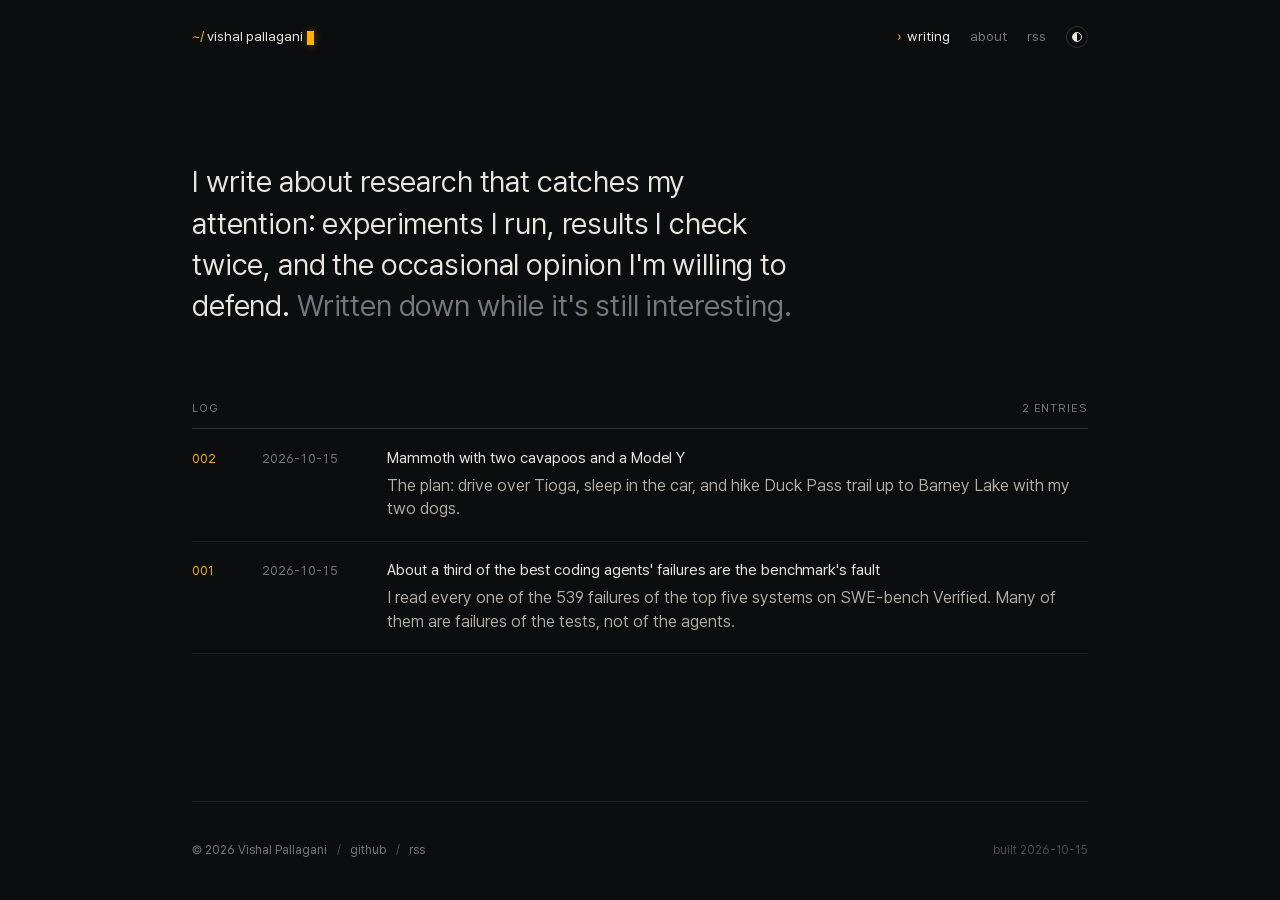
<file: index.html>
<!DOCTYPE html><html lang="en" data-astro-cid-hkbrpulz><head><meta charset="utf-8"><meta name="viewport" content="width=device-width, initial-scale=1"><title>vishal pallagani</title><meta name="description" content="Experiments, results and opinions on research that catches my attention."><link rel="canonical" href="https://vishalpallagani.github.io/"><link rel="icon" href="/favicon.svg" type="image/svg+xml"><link rel="alternate" type="application/rss+xml" title="vishal pallagani" href="/rss.xml"><meta name="theme-color" content="#0c0d0f" media="(prefers-color-scheme: dark)"><meta name="theme-color" content="#f4f1ea" media="(prefers-color-scheme: light)"><meta property="og:type" content="website"><meta property="og:title" content="vishal pallagani"><meta property="og:description" content="Experiments, results and opinions on research that catches my attention."><meta property="og:url" content="https://vishalpallagani.github.io/"><meta property="og:image" content="https://vishalpallagani.github.io/og/default.png"><meta property="og:image:width" content="1200"><meta property="og:image:height" content="630"><meta name="twitter:card" content="summary_large_image"><meta name="twitter:image" content="https://vishalpallagani.github.io/og/default.png"><meta name="author" content="Vishal Pallagani"><script>
      // Apply the stored theme before first paint. Dark unless the reader chose light.
      (function () {
        document.documentElement.classList.add("js");
        let t = null;
        try { t = localStorage.getItem("theme"); } catch (e) {}
        if (t === "light" || t === "dark") document.documentElement.dataset.theme = t;
        document.addEventListener("astro:after-swap", function () {
          let s = null;
          try { s = localStorage.getItem("theme"); } catch (e) {}
          if (s) document.documentElement.dataset.theme = s;
          document.documentElement.classList.add("js");
        });
      })();
    </script><link rel="stylesheet" href="/_astro/Base.DhGxwlzN.css"><style>.intro[data-astro-cid-lcdefpme]{padding-top:clamp(2.5rem,8vw,5.5rem);padding-bottom:clamp(2.5rem,6vw,4.5rem)}.lede[data-astro-cid-lcdefpme]{font-family:var(--serif);font-variation-settings:"wght" 360;letter-spacing:-.005em;text-wrap:pretty;max-width:34ch;margin:0;font-size:clamp(22px,1.2rem + 1vw,30px);line-height:1.38}.dim[data-astro-cid-lcdefpme]{color:var(--muted)}.log-head[data-astro-cid-lcdefpme]{border-bottom:1px solid var(--line-strong);justify-content:space-between;align-items:baseline;padding-bottom:.7rem;display:flex}.log-head[data-astro-cid-lcdefpme] h2[data-astro-cid-lcdefpme]{margin:0;font-weight:400}.log[data-astro-cid-lcdefpme]{margin:0;padding:0;list-style:none}.log[data-astro-cid-lcdefpme] li[data-astro-cid-lcdefpme]{border-bottom:1px solid var(--line);animation:rise var(--t-slow) var(--ease) both;animation-delay:calc(var(--i) * 70ms + .12s)}@keyframes rise{0%{opacity:0;transform:translateY(6px)}}.log[data-astro-cid-lcdefpme] a[data-astro-cid-lcdefpme]{transition:background var(--t-fast) var(--ease);border-radius:4px;grid-template-columns:3.2rem 6.6rem 1fr;align-items:baseline;gap:0 1.2rem;margin:0 -.6rem;padding:1.15rem .6rem 1.2rem;text-decoration:none;display:grid}.log[data-astro-cid-lcdefpme] a[data-astro-cid-lcdefpme]:hover{background:var(--bg-raised);color:inherit}.no[data-astro-cid-lcdefpme]{color:var(--accent);font-size:12.5px}.date[data-astro-cid-lcdefpme]{color:var(--muted);font-variant-numeric:tabular-nums;font-size:12.5px}.body[data-astro-cid-lcdefpme]{flex-direction:column;gap:.3rem;min-width:0;display:flex}.title[data-astro-cid-lcdefpme]{color:var(--ink);letter-spacing:-.005em;font-size:15px;line-height:1.4}.log[data-astro-cid-lcdefpme] a[data-astro-cid-lcdefpme]:hover .title[data-astro-cid-lcdefpme]{color:var(--accent-ink)}.desc[data-astro-cid-lcdefpme]{font-family:var(--serif);color:var(--ink-2);font-variation-settings:"wght" 360;font-size:16.5px;line-height:1.45}.draft[data-astro-cid-lcdefpme]{letter-spacing:.08em;text-transform:uppercase;color:var(--bg);background:var(--muted);vertical-align:.15em;border-radius:2px;margin-left:.6em;padding:.05em .4em;font-size:10.5px;font-style:normal}.empty[data-astro-cid-lcdefpme]{color:var(--muted);padding:1.5rem 0}@media (width<=720px){.log[data-astro-cid-lcdefpme] a[data-astro-cid-lcdefpme]{grid-template-columns:2.6rem 1fr;row-gap:.4rem}.date[data-astro-cid-lcdefpme]{grid-area:1/2}.no[data-astro-cid-lcdefpme]{grid-row:1}.body[data-astro-cid-lcdefpme]{grid-area:2/2/auto/-1}}
</style><script type="module" src="/_astro/page.B9z3XYQ5.js"></script></head><body data-astro-cid-hkbrpulz><header class="site-head wrap" data-astro-cid-hkbrpulz><a class="brand" href="/" aria-label="vishal pallagani, home" data-astro-cid-hkbrpulz><span class="prompt" data-astro-cid-hkbrpulz>~/</span>vishal pallagani<span class="cursor" aria-hidden="true" data-astro-cid-hkbrpulz></span></a><nav aria-label="Primary" data-astro-cid-hkbrpulz><a href="/" aria-current="page" data-astro-cid-hkbrpulz>writing</a><a href="/about" data-astro-cid-hkbrpulz>about</a><a class="rss" href="/rss.xml" data-astro-cid-hkbrpulz>rss</a><button class="theme" type="button" aria-label="Toggle colour theme" title="Toggle theme" data-astro-cid-hkbrpulz><span class="theme-dot" data-astro-cid-hkbrpulz></span></button></nav></header><main data-astro-cid-hkbrpulz><section class="wrap intro" data-astro-cid-lcdefpme><p class="lede" data-astro-cid-lcdefpme>I write about research that catches my attention: experiments I run, results I check twice, and the occasional opinion I'm willing to defend. <span class="dim" data-astro-cid-lcdefpme>Written down while it's still interesting.</span></p></section><section class="wrap" aria-labelledby="log-h" data-astro-cid-lcdefpme><div class="log-head" data-astro-cid-lcdefpme><h2 id="log-h" class="kicker" data-astro-cid-lcdefpme>Log</h2><span class="kicker" data-astro-cid-lcdefpme>2 entries</span></div><ol class="log" reversed data-astro-cid-lcdefpme><li style="--i:0" data-astro-cid-lcdefpme><a href="/writing/mammoth-duck-pass-with-the-dogs" data-astro-cid-lcdefpme><span class="no" data-astro-cid-lcdefpme>002</span><span class="date" data-astro-cid-lcdefpme>2026-10-15</span><span class="body" data-astro-cid-lcdefpme><span class="title" data-astro-cid-lcdefpme>Mammoth with two cavapoos and a Model Y</span><span class="desc" data-astro-cid-lcdefpme>The plan: drive over Tioga, sleep in the car, and hike Duck Pass trail up to Barney Lake with my two dogs.</span></span></a></li><li style="--i:1" data-astro-cid-lcdefpme><a href="/writing/swe-bench-verified-frontier" data-astro-cid-lcdefpme><span class="no" data-astro-cid-lcdefpme>001</span><span class="date" data-astro-cid-lcdefpme>2026-10-15</span><span class="body" data-astro-cid-lcdefpme><span class="title" data-astro-cid-lcdefpme>About a third of the best coding agents&#39; failures are the benchmark&#39;s fault</span><span class="desc" data-astro-cid-lcdefpme>I read every one of the 539 failures of the top five systems on SWE-bench Verified. Many of them are failures of the tests, not of the agents.</span></span></a></li></ol></section></main><footer class="site-foot wrap" data-astro-cid-hkbrpulz><span data-astro-cid-hkbrpulz>© 2026 Vishal Pallagani</span><span class="sep" data-astro-cid-hkbrpulz>/</span><a href="https://github.com/VishalPallagani" data-astro-cid-hkbrpulz>github</a><span class="sep" data-astro-cid-hkbrpulz>/</span><a href="/rss.xml" data-astro-cid-hkbrpulz>rss</a><span class="push" data-astro-cid-hkbrpulz></span><span class="built" data-astro-cid-hkbrpulz>built 2026-10-15</span></footer><script type="module">function e(){let e=document.querySelector(`.theme`);e&&!e.dataset.bound&&(e.dataset.bound=`1`,e.addEventListener(`click`,()=>{let e=document.documentElement,t=e.dataset.theme===`light`?`dark`:`light`;e.dataset.theme=t;try{localStorage.setItem(`theme`,t)}catch{}}))}function t(){let e=document.querySelector(`.progress span`);if(!e)return;let t=document.querySelector(`article`),n=()=>{let n=t??document.body,r=n.offsetTop,i=r+n.offsetHeight-window.innerHeight,a=Math.min(1,Math.max(0,(window.scrollY-r)/Math.max(1,i-r)));e.style.transform=`scaleX(${a})`};n(),window.addEventListener(`scroll`,n,{passive:!0}),window.addEventListener(`resize`,n),document.addEventListener(`astro:before-swap`,()=>window.removeEventListener(`scroll`,n),{once:!0})}function n(){let e=document.querySelectorAll(`.prose > figure, .prose > .wide, .prose > aside, .reveal`),t=new IntersectionObserver(e=>e.forEach(e=>{e.isIntersecting&&(e.target.classList.add(`in`),t.unobserve(e.target))}),{rootMargin:`0px 0px -12% 0px`});e.forEach(e=>{e.classList.contains(`scrolly`)||e.classList.contains(`drive-track`)||(e.classList.add(`reveal`),t.observe(e))})}e(),t(),n();</script></body></html>
</file>
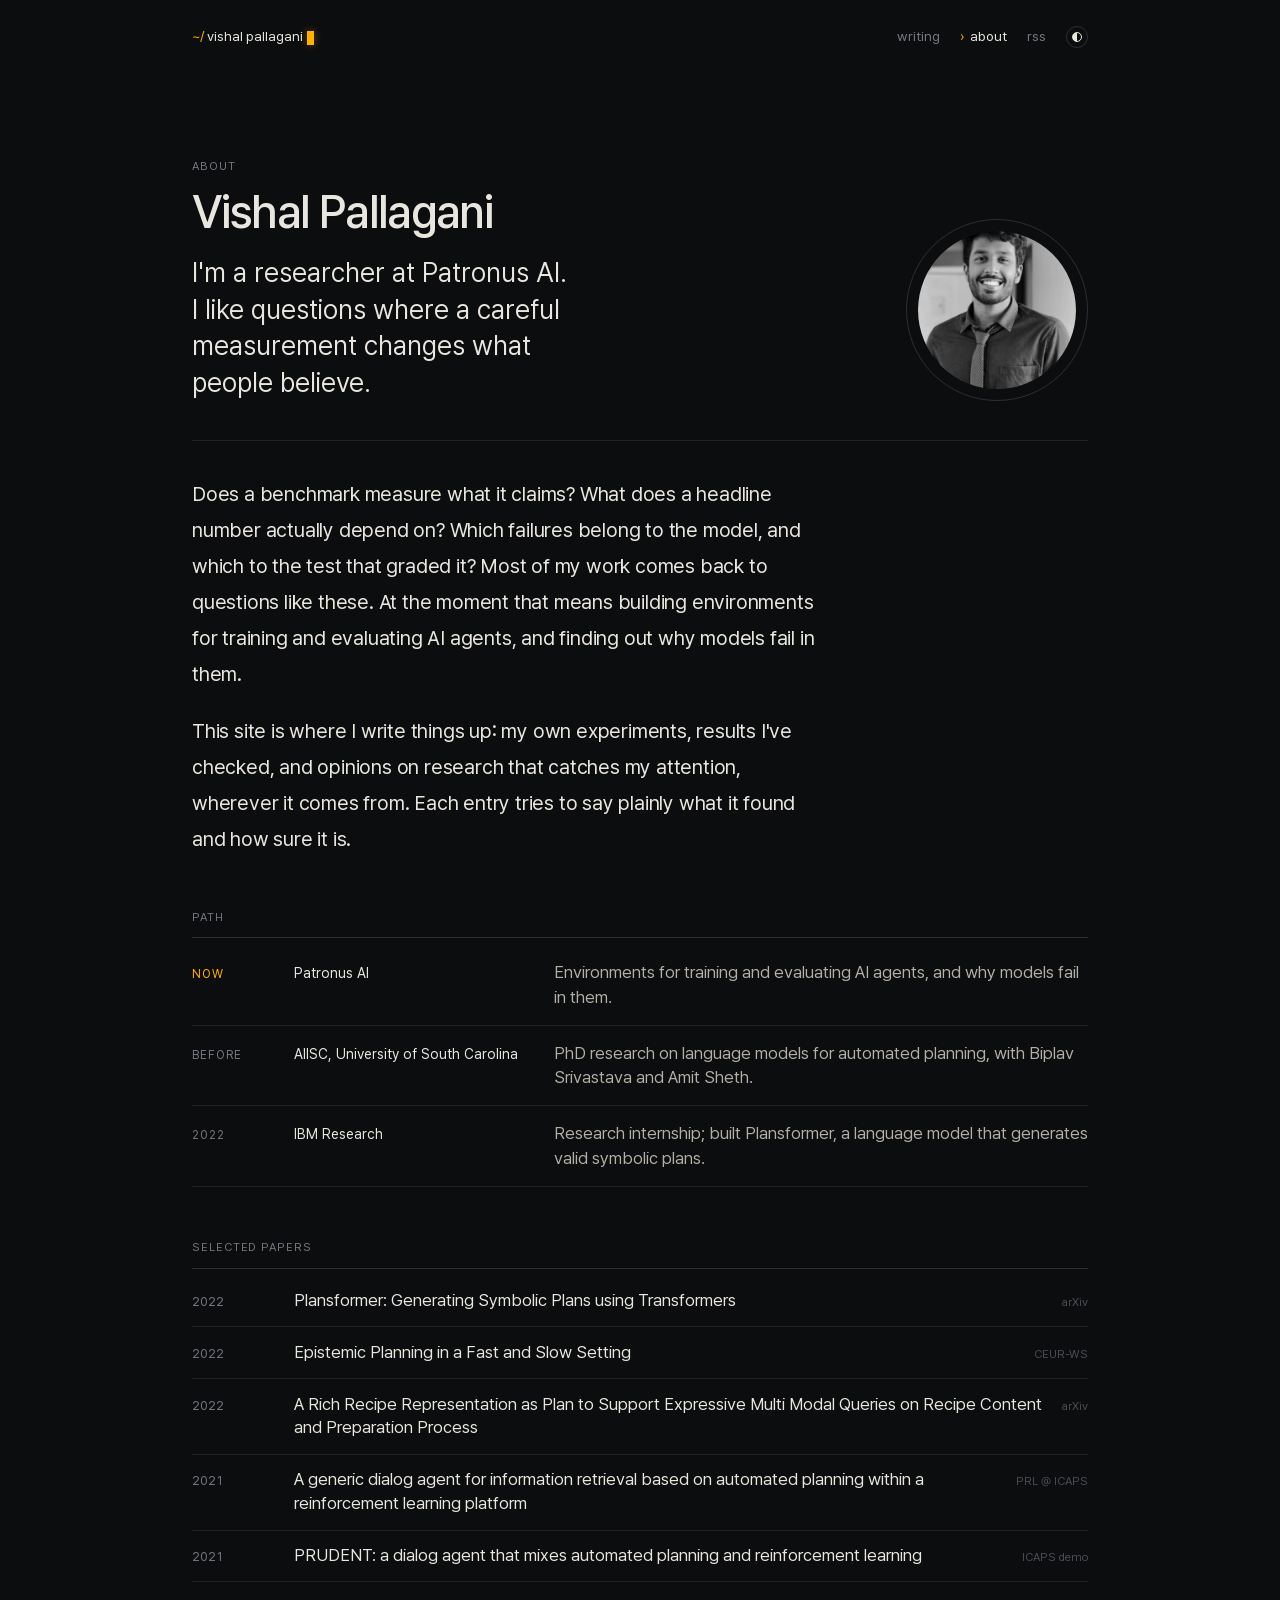
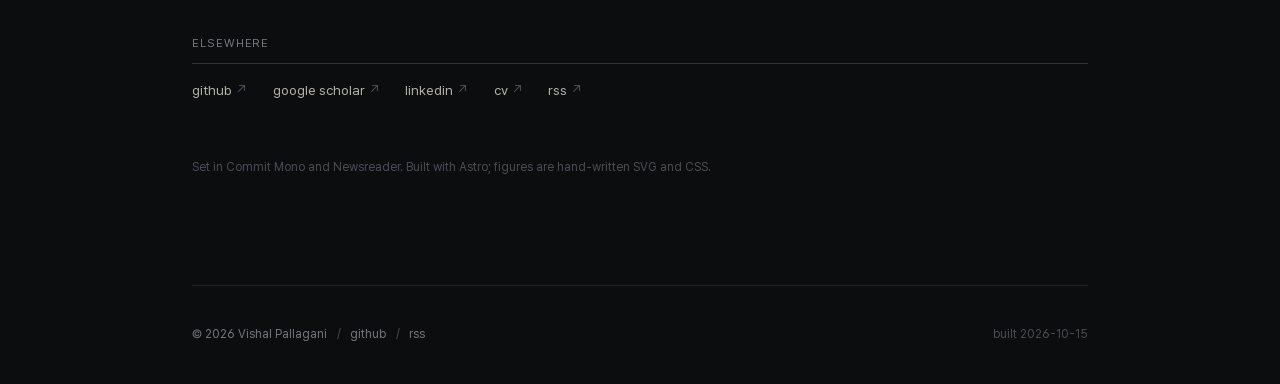
<file: about/index.html>
<!DOCTYPE html><html lang="en" data-astro-cid-hkbrpulz><head><meta charset="utf-8"><meta name="viewport" content="width=device-width, initial-scale=1"><title>about — vishal pallagani</title><meta name="description" content="Vishal Pallagani: researcher at Patronus AI."><link rel="canonical" href="https://vishalpallagani.github.io/about/"><link rel="icon" href="/favicon.svg" type="image/svg+xml"><link rel="alternate" type="application/rss+xml" title="vishal pallagani" href="/rss.xml"><meta name="theme-color" content="#0c0d0f" media="(prefers-color-scheme: dark)"><meta name="theme-color" content="#f4f1ea" media="(prefers-color-scheme: light)"><meta property="og:type" content="website"><meta property="og:title" content="about"><meta property="og:description" content="Vishal Pallagani: researcher at Patronus AI."><meta property="og:url" content="https://vishalpallagani.github.io/about/"><meta property="og:image" content="https://vishalpallagani.github.io/og/default.png"><meta property="og:image:width" content="1200"><meta property="og:image:height" content="630"><meta name="twitter:card" content="summary_large_image"><meta name="twitter:image" content="https://vishalpallagani.github.io/og/default.png"><meta name="author" content="Vishal Pallagani"><script>
      // Apply the stored theme before first paint. Dark unless the reader chose light.
      (function () {
        document.documentElement.classList.add("js");
        let t = null;
        try { t = localStorage.getItem("theme"); } catch (e) {}
        if (t === "light" || t === "dark") document.documentElement.dataset.theme = t;
        document.addEventListener("astro:after-swap", function () {
          let s = null;
          try { s = localStorage.getItem("theme"); } catch (e) {}
          if (s) document.documentElement.dataset.theme = s;
          document.documentElement.classList.add("js");
        });
      })();
    </script><link rel="stylesheet" href="/_astro/Base.DhGxwlzN.css"><style>.about[data-astro-cid-ta2fbyqs]{max-width:calc(var(--wide) + 2 * var(--gutter));padding-top:clamp(2rem,6vw,4.5rem)}.head[data-astro-cid-ta2fbyqs]{border-bottom:1px solid var(--line);grid-template-columns:1fr auto;align-items:end;gap:2.5rem;padding-bottom:2.4rem;display:grid}h1[data-astro-cid-ta2fbyqs]{letter-spacing:-.035em;margin:.8rem 0 1.2rem;font-size:clamp(30px,1rem + 2.6vw,46px);font-weight:500;line-height:1.05}.lead[data-astro-cid-ta2fbyqs]{font-family:var(--serif);font-variation-settings:"wght" 360;color:var(--ink);text-wrap:pretty;max-width:30ch;margin:0;font-size:clamp(21px,1rem + .9vw,27px);line-height:1.35}.portrait[data-astro-cid-ta2fbyqs]{border:1px solid var(--line-strong);border-radius:50%;justify-self:start;width:fit-content;margin:0;padding:6px;line-height:0;position:relative}.portrait[data-astro-cid-ta2fbyqs] img[data-astro-cid-ta2fbyqs]{aspect-ratio:1;clip-path:circle(47%);filter:grayscale()contrast(1.06)brightness(.92);width:clamp(112px,16vw,168px);height:auto;transition:filter var(--t-med) var(--ease);border-radius:50%}.portrait[data-astro-cid-ta2fbyqs]:hover img[data-astro-cid-ta2fbyqs]{filter:none}.body[data-astro-cid-ta2fbyqs]{padding-top:2.2rem}.block[data-astro-cid-ta2fbyqs]{max-width:var(--wide);margin-top:3.2rem}.block[data-astro-cid-ta2fbyqs] h2[data-astro-cid-ta2fbyqs]{border-bottom:1px solid var(--line-strong);margin:0 0 .4rem;padding-bottom:.7rem;font-weight:400}.timeline[data-astro-cid-ta2fbyqs]{margin:0;padding:0;list-style:none}.timeline[data-astro-cid-ta2fbyqs] li[data-astro-cid-ta2fbyqs]{border-bottom:1px solid var(--line);grid-template-columns:5.2rem 15rem 1fr;align-items:baseline;gap:.3rem 1.2rem;padding:.95rem 0;display:grid}.when[data-astro-cid-ta2fbyqs]{color:var(--muted);text-transform:uppercase;letter-spacing:.08em;font-size:12px}.timeline[data-astro-cid-ta2fbyqs] li[data-astro-cid-ta2fbyqs]:first-child .when[data-astro-cid-ta2fbyqs]{color:var(--accent)}.where[data-astro-cid-ta2fbyqs]{color:var(--ink);font-size:14px}.what[data-astro-cid-ta2fbyqs]{font-family:var(--serif);color:var(--ink-2);font-variation-settings:"wght" 370;font-size:17px;line-height:1.45}.papers[data-astro-cid-ta2fbyqs]{margin:0;padding:0;list-style:none}.papers[data-astro-cid-ta2fbyqs] li[data-astro-cid-ta2fbyqs]{border-bottom:1px solid var(--line);grid-template-columns:5.2rem 1fr auto;align-items:baseline;gap:.2rem 1.2rem;padding:.85rem 0;display:grid}.year[data-astro-cid-ta2fbyqs]{color:var(--muted);font-variant-numeric:tabular-nums;font-size:12.5px}.papers[data-astro-cid-ta2fbyqs] a[data-astro-cid-ta2fbyqs]{font-family:var(--serif);color:var(--ink);font-variation-settings:"wght" 380;font-size:17px;line-height:1.4;text-decoration:none}.papers[data-astro-cid-ta2fbyqs] a[data-astro-cid-ta2fbyqs]:hover{color:var(--accent-ink)}.venue[data-astro-cid-ta2fbyqs]{color:var(--faint);text-align:right;white-space:nowrap;font-size:11.5px}.links[data-astro-cid-ta2fbyqs]{flex-wrap:wrap;gap:.5rem 1.6rem;margin:1rem 0 0;font-size:13.5px;display:flex}.links[data-astro-cid-ta2fbyqs] a[data-astro-cid-ta2fbyqs]{color:var(--ink-2);text-decoration:none}.links[data-astro-cid-ta2fbyqs] a[data-astro-cid-ta2fbyqs] span[data-astro-cid-ta2fbyqs]{color:var(--faint);transition:color var(--t-fast) var(--ease)}.links[data-astro-cid-ta2fbyqs] a[data-astro-cid-ta2fbyqs]:hover,.links[data-astro-cid-ta2fbyqs] a[data-astro-cid-ta2fbyqs]:hover span[data-astro-cid-ta2fbyqs]{color:var(--accent-ink)}.colophon[data-astro-cid-ta2fbyqs]{color:var(--faint);margin-top:3.5rem;font-size:12px}@media (width<=720px){.head[data-astro-cid-ta2fbyqs]{grid-template-columns:1fr;gap:1.6rem}.portrait[data-astro-cid-ta2fbyqs]{order:-1}.timeline[data-astro-cid-ta2fbyqs] li[data-astro-cid-ta2fbyqs]{grid-template-columns:4.6rem 1fr}.what[data-astro-cid-ta2fbyqs]{grid-column:2}.papers[data-astro-cid-ta2fbyqs] li[data-astro-cid-ta2fbyqs]{grid-template-columns:3.2rem 1fr}.venue[data-astro-cid-ta2fbyqs]{text-align:left;grid-column:2}}
</style><script type="module" src="/_astro/page.B9z3XYQ5.js"></script></head><body data-astro-cid-hkbrpulz><header class="site-head wrap" data-astro-cid-hkbrpulz><a class="brand" href="/" aria-label="vishal pallagani, home" data-astro-cid-hkbrpulz><span class="prompt" data-astro-cid-hkbrpulz>~/</span>vishal pallagani<span class="cursor" aria-hidden="true" data-astro-cid-hkbrpulz></span></a><nav aria-label="Primary" data-astro-cid-hkbrpulz><a href="/" data-astro-cid-hkbrpulz>writing</a><a href="/about" aria-current="page" data-astro-cid-hkbrpulz>about</a><a class="rss" href="/rss.xml" data-astro-cid-hkbrpulz>rss</a><button class="theme" type="button" aria-label="Toggle colour theme" title="Toggle theme" data-astro-cid-hkbrpulz><span class="theme-dot" data-astro-cid-hkbrpulz></span></button></nav></header><main data-astro-cid-hkbrpulz><article class="wrap about" data-astro-cid-ta2fbyqs><header class="head" data-astro-cid-ta2fbyqs><div data-astro-cid-ta2fbyqs><p class="kicker" data-astro-cid-ta2fbyqs>about</p><h1 data-astro-cid-ta2fbyqs>Vishal Pallagani</h1><p class="lead" data-astro-cid-ta2fbyqs>I'm a researcher at Patronus AI. I like questions where a careful measurement changes what people believe.</p></div><figure class="portrait" data-astro-cid-ta2fbyqs><img src="/portrait.webp" alt="Portrait of Vishal Pallagani" width="200" height="200" loading="eager" data-astro-cid-ta2fbyqs></figure></header><div class="prose body" data-astro-cid-ta2fbyqs><p data-astro-cid-ta2fbyqs>Does a benchmark measure what it claims? What does a headline number actually depend on? Which failures belong to the model, and which to the test that graded it? Most of my work comes back to questions like these. At the moment that means building environments for training and evaluating AI agents, and finding out why models fail in them.</p><p data-astro-cid-ta2fbyqs>This site is where I write things up: my own experiments, results I've checked, and opinions on research that catches my attention, wherever it comes from. Each entry tries to say plainly what it found and how sure it is.</p></div><section class="block" aria-labelledby="path-h" data-astro-cid-ta2fbyqs><h2 id="path-h" class="kicker" data-astro-cid-ta2fbyqs>path</h2><ol class="timeline" data-astro-cid-ta2fbyqs><li data-astro-cid-ta2fbyqs><span class="when" data-astro-cid-ta2fbyqs>now</span><span class="where" data-astro-cid-ta2fbyqs>Patronus AI</span><span class="what" data-astro-cid-ta2fbyqs>Environments for training and evaluating AI agents, and why models fail in them.</span></li><li data-astro-cid-ta2fbyqs><span class="when" data-astro-cid-ta2fbyqs>before</span><span class="where" data-astro-cid-ta2fbyqs>AIISC, University of South Carolina</span><span class="what" data-astro-cid-ta2fbyqs>PhD research on language models for automated planning, with Biplav Srivastava and Amit Sheth.</span></li><li data-astro-cid-ta2fbyqs><span class="when" data-astro-cid-ta2fbyqs>2022</span><span class="where" data-astro-cid-ta2fbyqs>IBM Research</span><span class="what" data-astro-cid-ta2fbyqs>Research internship; built Plansformer, a language model that generates valid symbolic plans.</span></li></ol></section><section class="block" aria-labelledby="papers-h" data-astro-cid-ta2fbyqs><h2 id="papers-h" class="kicker" data-astro-cid-ta2fbyqs>selected papers</h2><ol class="papers" data-astro-cid-ta2fbyqs><li data-astro-cid-ta2fbyqs><span class="year" data-astro-cid-ta2fbyqs>2022</span><a href="https://arxiv.org/abs/2212.08681" data-astro-cid-ta2fbyqs>Plansformer: Generating Symbolic Plans using Transformers</a><span class="venue" data-astro-cid-ta2fbyqs>arXiv</span></li><li data-astro-cid-ta2fbyqs><span class="year" data-astro-cid-ta2fbyqs>2022</span><a href="https://ceur-ws.org/Vol-3332/paper7.pdf" data-astro-cid-ta2fbyqs>Epistemic Planning in a Fast and Slow Setting</a><span class="venue" data-astro-cid-ta2fbyqs>CEUR-WS</span></li><li data-astro-cid-ta2fbyqs><span class="year" data-astro-cid-ta2fbyqs>2022</span><a href="https://arxiv.org/abs/2203.17109" data-astro-cid-ta2fbyqs>A Rich Recipe Representation as Plan to Support Expressive Multi Modal Queries on Recipe Content and Preparation Process</a><span class="venue" data-astro-cid-ta2fbyqs>arXiv</span></li><li data-astro-cid-ta2fbyqs><span class="year" data-astro-cid-ta2fbyqs>2021</span><a href="https://prl-theworkshop.github.io/prl2021/papers/PRL2021_paper_28.pdf" data-astro-cid-ta2fbyqs>A generic dialog agent for information retrieval based on automated planning within a reinforcement learning platform</a><span class="venue" data-astro-cid-ta2fbyqs>PRL @ ICAPS</span></li><li data-astro-cid-ta2fbyqs><span class="year" data-astro-cid-ta2fbyqs>2021</span><a href="https://icaps21.icaps-conference.org/demos/demos/381.pdf" data-astro-cid-ta2fbyqs>PRUDENT: a dialog agent that mixes automated planning and reinforcement learning</a><span class="venue" data-astro-cid-ta2fbyqs>ICAPS demo</span></li></ol></section><section class="block" aria-labelledby="links-h" data-astro-cid-ta2fbyqs><h2 id="links-h" class="kicker" data-astro-cid-ta2fbyqs>elsewhere</h2><p class="links" data-astro-cid-ta2fbyqs><a href="https://github.com/VishalPallagani" data-astro-cid-ta2fbyqs>github <span aria-hidden="true" data-astro-cid-ta2fbyqs>↗</span></a><a href="https://scholar.google.com/citations?user=uUkfixUAAAAJ&amp;hl=en" data-astro-cid-ta2fbyqs>google scholar <span aria-hidden="true" data-astro-cid-ta2fbyqs>↗</span></a><a href="https://www.linkedin.com/in/vishalpallagani/" data-astro-cid-ta2fbyqs>linkedin <span aria-hidden="true" data-astro-cid-ta2fbyqs>↗</span></a><a href="/cv/CV.pdf" data-astro-cid-ta2fbyqs>cv <span aria-hidden="true" data-astro-cid-ta2fbyqs>↗</span></a><a href="/rss.xml" data-astro-cid-ta2fbyqs>rss <span aria-hidden="true" data-astro-cid-ta2fbyqs>↗</span></a></p></section><p class="colophon" data-astro-cid-ta2fbyqs>Set in Commit Mono and Newsreader. Built with Astro; figures are hand-written SVG and CSS.</p></article></main><footer class="site-foot wrap" data-astro-cid-hkbrpulz><span data-astro-cid-hkbrpulz>© 2026 Vishal Pallagani</span><span class="sep" data-astro-cid-hkbrpulz>/</span><a href="https://github.com/VishalPallagani" data-astro-cid-hkbrpulz>github</a><span class="sep" data-astro-cid-hkbrpulz>/</span><a href="/rss.xml" data-astro-cid-hkbrpulz>rss</a><span class="push" data-astro-cid-hkbrpulz></span><span class="built" data-astro-cid-hkbrpulz>built 2026-10-15</span></footer><script type="module">function e(){let e=document.querySelector(`.theme`);e&&!e.dataset.bound&&(e.dataset.bound=`1`,e.addEventListener(`click`,()=>{let e=document.documentElement,t=e.dataset.theme===`light`?`dark`:`light`;e.dataset.theme=t;try{localStorage.setItem(`theme`,t)}catch{}}))}function t(){let e=document.querySelector(`.progress span`);if(!e)return;let t=document.querySelector(`article`),n=()=>{let n=t??document.body,r=n.offsetTop,i=r+n.offsetHeight-window.innerHeight,a=Math.min(1,Math.max(0,(window.scrollY-r)/Math.max(1,i-r)));e.style.transform=`scaleX(${a})`};n(),window.addEventListener(`scroll`,n,{passive:!0}),window.addEventListener(`resize`,n),document.addEventListener(`astro:before-swap`,()=>window.removeEventListener(`scroll`,n),{once:!0})}function n(){let e=document.querySelectorAll(`.prose > figure, .prose > .wide, .prose > aside, .reveal`),t=new IntersectionObserver(e=>e.forEach(e=>{e.isIntersecting&&(e.target.classList.add(`in`),t.unobserve(e.target))}),{rootMargin:`0px 0px -12% 0px`});e.forEach(e=>{e.classList.contains(`scrolly`)||e.classList.contains(`drive-track`)||(e.classList.add(`reveal`),t.observe(e))})}e(),t(),n();</script></body></html>
</file>
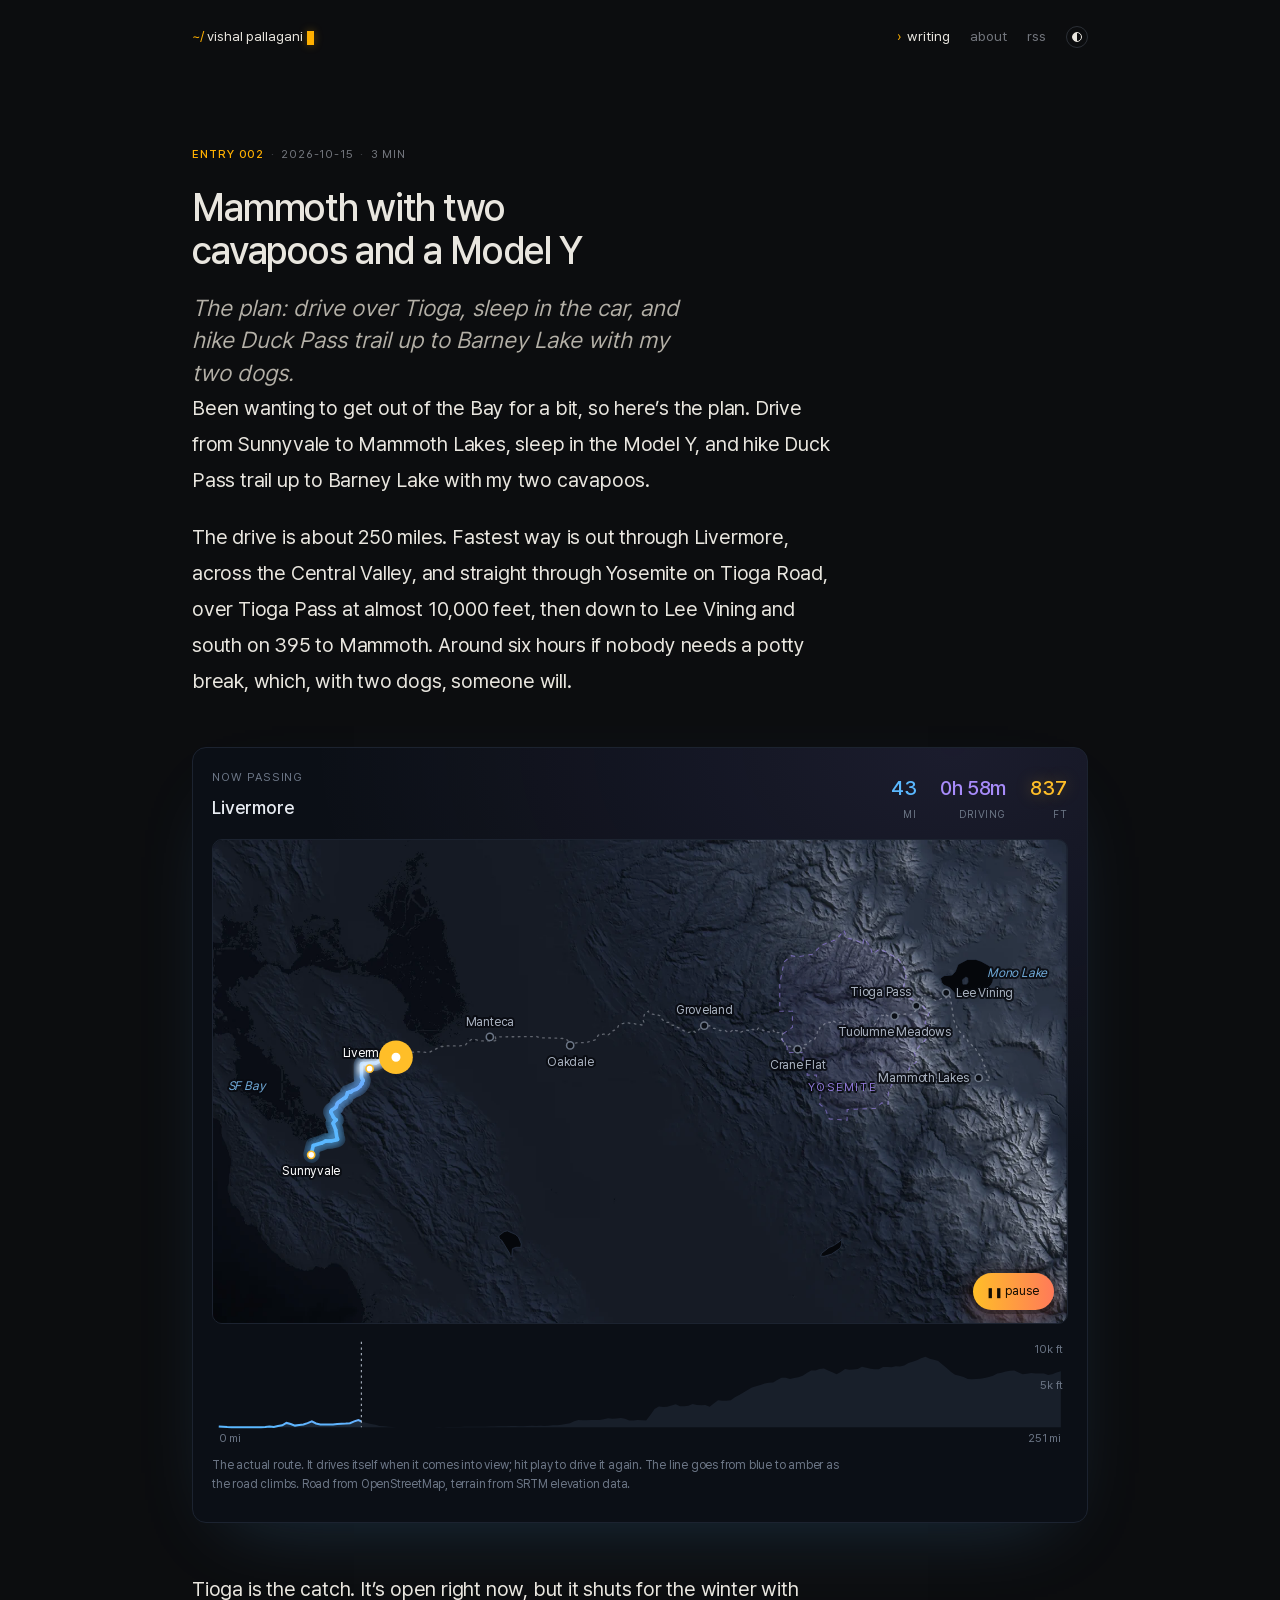
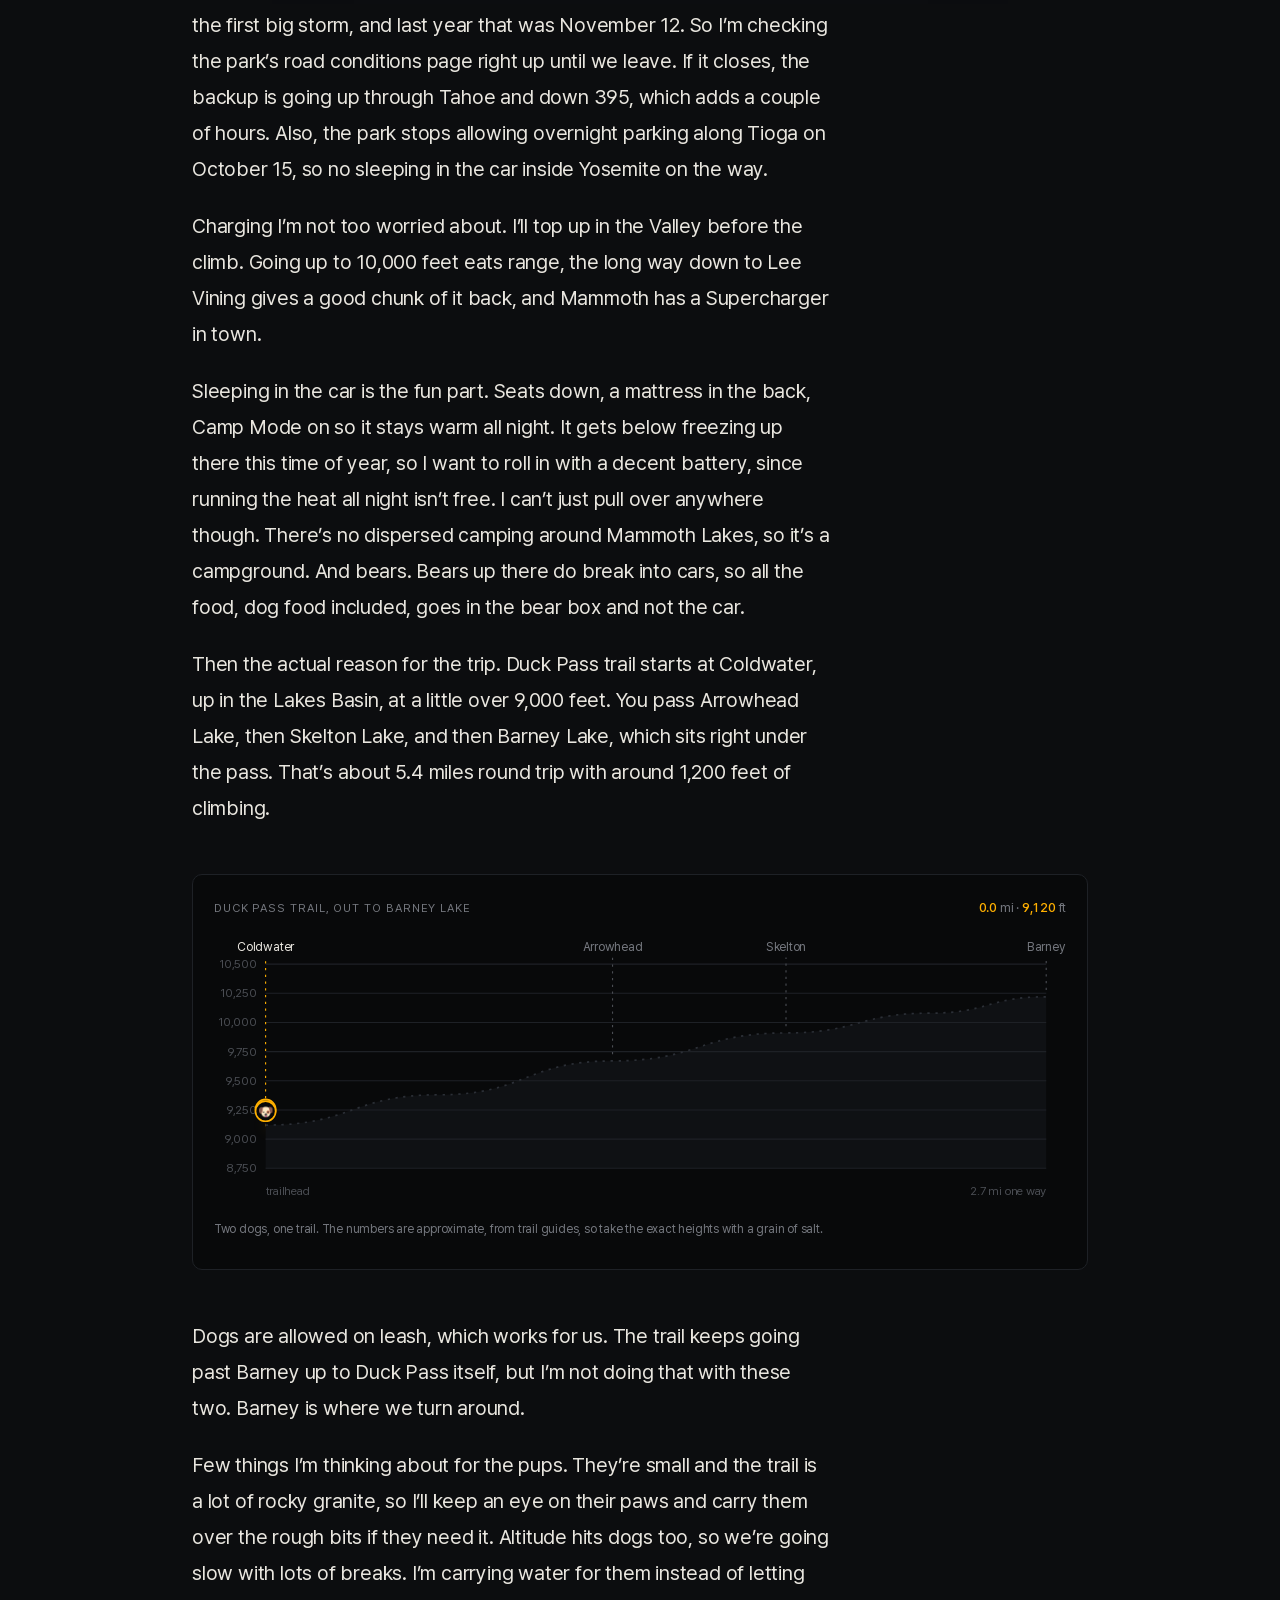
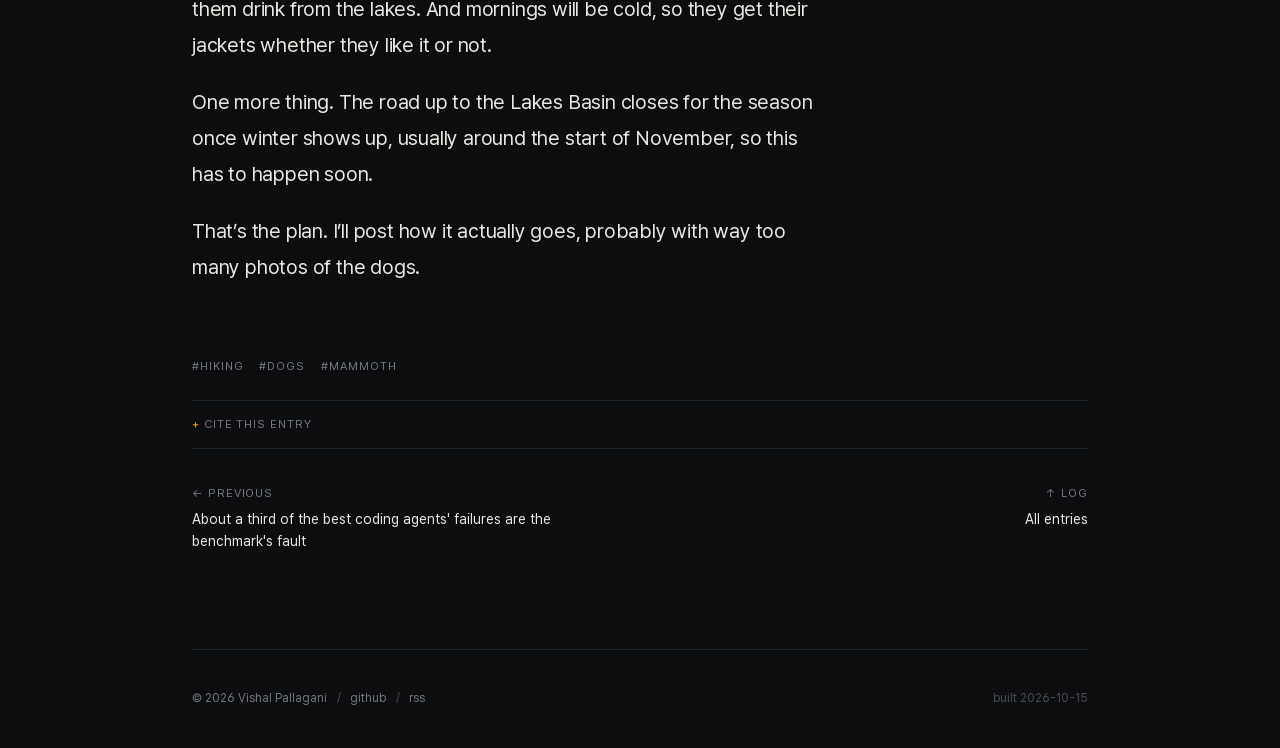
<file: writing/mammoth-duck-pass-with-the-dogs/index.html>
<!DOCTYPE html><html lang="en" data-astro-cid-hkbrpulz><head><meta charset="utf-8"><meta name="viewport" content="width=device-width, initial-scale=1"><title>Mammoth with two cavapoos and a Model Y — vishal pallagani</title><meta name="description" content="The plan: drive over Tioga, sleep in the car, and hike Duck Pass trail up to Barney Lake with my two dogs."><link rel="canonical" href="https://vishalpallagani.github.io/writing/mammoth-duck-pass-with-the-dogs/"><link rel="icon" href="/favicon.svg" type="image/svg+xml"><link rel="alternate" type="application/rss+xml" title="vishal pallagani" href="/rss.xml"><meta name="theme-color" content="#0c0d0f" media="(prefers-color-scheme: dark)"><meta name="theme-color" content="#f4f1ea" media="(prefers-color-scheme: light)"><meta property="og:type" content="article"><meta property="og:title" content="Mammoth with two cavapoos and a Model Y"><meta property="og:description" content="The plan: drive over Tioga, sleep in the car, and hike Duck Pass trail up to Barney Lake with my two dogs."><meta property="og:url" content="https://vishalpallagani.github.io/writing/mammoth-duck-pass-with-the-dogs/"><meta property="og:image" content="https://vishalpallagani.github.io/og/mammoth-duck-pass-with-the-dogs.png"><meta property="og:image:width" content="1200"><meta property="og:image:height" content="630"><meta name="twitter:card" content="summary_large_image"><meta name="twitter:image" content="https://vishalpallagani.github.io/og/mammoth-duck-pass-with-the-dogs.png"><meta name="author" content="Vishal Pallagani"><script>
      // Apply the stored theme before first paint. Dark unless the reader chose light.
      (function () {
        document.documentElement.classList.add("js");
        let t = null;
        try { t = localStorage.getItem("theme"); } catch (e) {}
        if (t === "light" || t === "dark") document.documentElement.dataset.theme = t;
        document.addEventListener("astro:after-swap", function () {
          let s = null;
          try { s = localStorage.getItem("theme"); } catch (e) {}
          if (s) document.documentElement.dataset.theme = s;
          document.documentElement.classList.add("js");
        });
      })();
    </script><link rel="stylesheet" href="/_astro/Base.DhGxwlzN.css"><style>.result[data-astro-cid-xszbwxli]{border:1px solid var(--line-strong);background:radial-gradient(120% 140% at 0% 0%, var(--accent-soft), transparent 55%), var(--bg-raised);max-width:var(--wide);border-radius:6px;grid-template-columns:auto 1fr;grid-template-areas:"label label""value claim""evidence evidence";align-items:center;gap:.4rem 1.6rem;margin:2.4rem 0 3rem;padding:1.4rem 1.5rem 1.3rem;display:grid;position:relative}.label[data-astro-cid-xszbwxli]{grid-area:label}.value[data-astro-cid-xszbwxli]{font-family:var(--mono);letter-spacing:-.04em;color:var(--accent);text-shadow:0 0 28px var(--accent-glow);font-variant-numeric:tabular-nums;animation:focus-in 1.1s var(--ease) .25s both;grid-area:value;font-size:clamp(40px,6vw,62px);line-height:1}@keyframes focus-in{0%{opacity:0;filter:blur(14px);letter-spacing:.04em}to{opacity:1;filter:none}}.claim[data-astro-cid-xszbwxli]{font-family:var(--serif);font-variation-settings:"wght" 400;color:var(--ink);text-wrap:pretty;grid-area:claim;margin:0;font-size:19px;line-height:1.4}.evidence[data-astro-cid-xszbwxli]{border-top:1px dashed var(--line-strong);font-family:var(--mono);color:var(--ink-2);grid-area:evidence;margin:.7rem 0 0;padding-top:.8rem;font-size:12px;line-height:1.55}.evidence[data-astro-cid-xszbwxli] span[data-astro-cid-xszbwxli]{color:var(--accent);text-transform:uppercase;letter-spacing:.08em;margin-right:.8em;font-size:11px}@media (width<=560px){.result[data-astro-cid-xszbwxli]{grid-template-columns:1fr;grid-template-areas:"label""value""claim""evidence"}}.post-head[data-astro-cid-7mn2gw7j]{max-width:var(--wide);padding-top:clamp(2rem,6vw,4.5rem)}.meta[data-astro-cid-7mn2gw7j]{flex-wrap:wrap;gap:.55em;margin:0 0 1.4rem;display:flex}.meta[data-astro-cid-7mn2gw7j] span[data-astro-cid-7mn2gw7j]{color:var(--faint)}.draft[data-astro-cid-7mn2gw7j]{color:var(--accent);font-style:normal}h1[data-astro-cid-7mn2gw7j]{font-family:var(--mono);letter-spacing:-.03em;text-wrap:balance;max-width:24ch;margin:0;font-size:clamp(26px,1.1rem + 2vw,38px);font-weight:500;line-height:1.14}.dek[data-astro-cid-7mn2gw7j]{font-family:var(--serif);color:var(--ink-2);font-variation-settings:"wght" 360;text-wrap:pretty;max-width:38ch;margin:1.2rem 0 0;font-size:clamp(19px,1rem + .6vw,23px);font-style:italic;line-height:1.42}.post-foot[data-astro-cid-7mn2gw7j]{max-width:var(--wide);margin-top:4.5rem}.tags[data-astro-cid-7mn2gw7j]{flex-wrap:wrap;gap:1rem;margin:0 0 1.5rem;display:flex}.cite[data-astro-cid-7mn2gw7j]{border-top:1px solid var(--line);border-bottom:1px solid var(--line);padding:.9rem 0}.cite[data-astro-cid-7mn2gw7j] summary[data-astro-cid-7mn2gw7j]{cursor:pointer;list-style:none}.cite[data-astro-cid-7mn2gw7j] summary[data-astro-cid-7mn2gw7j]:before{content:"+ ";color:var(--accent)}.cite[data-astro-cid-7mn2gw7j][open] summary[data-astro-cid-7mn2gw7j]:before{content:"− "}.cite[data-astro-cid-7mn2gw7j] pre[data-astro-cid-7mn2gw7j]{color:var(--ink-2);background:var(--bg-sunken);border:1px solid var(--line);border-radius:6px;margin:.9rem 0 .3rem;padding:1rem 1.2rem;font-size:12px;overflow-x:auto}.pager[data-astro-cid-7mn2gw7j]{grid-template-columns:1fr 1fr;gap:1.5rem;margin-top:2.2rem;display:grid}.pager[data-astro-cid-7mn2gw7j] a[data-astro-cid-7mn2gw7j]{color:var(--ink);flex-direction:column;gap:.35rem;font-size:14px;text-decoration:none;display:flex}.pager[data-astro-cid-7mn2gw7j] a[data-astro-cid-7mn2gw7j]:hover{color:var(--accent-ink)}.pager[data-astro-cid-7mn2gw7j] .next[data-astro-cid-7mn2gw7j]{text-align:right;align-items:flex-end}
</style><script type="module" src="/_astro/page.B9z3XYQ5.js"></script><link rel="stylesheet" href="/_astro/mammoth-duck-pass-with-the-dogs.BrJYW5c9.css"></head><body data-astro-cid-hkbrpulz><div class="progress" aria-hidden="true" data-astro-cid-hkbrpulz><span data-astro-cid-hkbrpulz></span></div><header class="site-head wrap" data-astro-cid-hkbrpulz><a class="brand" href="/" aria-label="vishal pallagani, home" data-astro-cid-hkbrpulz><span class="prompt" data-astro-cid-hkbrpulz>~/</span>vishal pallagani<span class="cursor" aria-hidden="true" data-astro-cid-hkbrpulz></span></a><nav aria-label="Primary" data-astro-cid-hkbrpulz><a href="/" aria-current="page" data-astro-cid-hkbrpulz>writing</a><a href="/about" data-astro-cid-hkbrpulz>about</a><a class="rss" href="/rss.xml" data-astro-cid-hkbrpulz>rss</a><button class="theme" type="button" aria-label="Toggle colour theme" title="Toggle theme" data-astro-cid-hkbrpulz><span class="theme-dot" data-astro-cid-hkbrpulz></span></button></nav></header><main data-astro-cid-hkbrpulz><article class="wrap" data-astro-cid-7mn2gw7j><header class="post-head" data-astro-cid-7mn2gw7j><p class="kicker meta" data-astro-cid-7mn2gw7j><b data-astro-cid-7mn2gw7j>entry 002</b><span data-astro-cid-7mn2gw7j>·</span><time datetime="2026-10-15T00:00:00.000Z" data-astro-cid-7mn2gw7j>2026-10-15</time><span data-astro-cid-7mn2gw7j>·</span>3 min</p><h1 data-astro-cid-7mn2gw7j>Mammoth with two cavapoos and a Model Y</h1><p class="dek" data-astro-cid-7mn2gw7j>The plan: drive over Tioga, sleep in the car, and hike Duck Pass trail up to Barney Lake with my two dogs.</p></header><div class="prose" data-astro-cid-7mn2gw7j><p>Been wanting to get out of the Bay for a bit, so here’s the plan. Drive from Sunnyvale to Mammoth Lakes, sleep in the
Model Y, and hike Duck Pass trail up to Barney Lake with my two cavapoos.</p>
<p>The drive is about 250 miles. Fastest way is out through Livermore, across the Central Valley, and straight through
Yosemite on Tioga Road, over Tioga Pass at almost 10,000 feet, then down to Lee Vining and south on 395 to Mammoth.
Around six hours if nobody needs a potty break, which, with two dogs, someone will.</p>
<figure class="drive wide" data-d="{&quot;route&quot;:[[0,0],[0.19,0.01],[0.41,0.019],[2.82,0.101],[4.99,0.147],[6.09,0.168],[7.54,0.196],[8.67,0.219],[9.15,0.234],[9.23,0.237],[9.32,0.24],[9.69,0.249],[11.7,0.287],[13.43,0.323],[13.55,0.326],[13.95,0.336],[14.51,0.351],[14.65,0.355],[14.74,0.358],[15.7,0.383],[17.07,0.409],[17.32,0.414],[17.65,0.42],[18.64,0.439],[19.07,0.447],[19.84,0.462],[20.27,0.47],[20.67,0.478],[21.04,0.485],[22.11,0.505],[22.46,0.512],[22.73,0.517],[23.52,0.532],[23.77,0.538],[23.88,0.54],[24.49,0.555],[24.77,0.562],[25.25,0.574],[26.25,0.598],[26.73,0.609],[27.54,0.629],[27.96,0.639],[28.36,0.648],[28.51,0.652],[28.8,0.659],[29.05,0.665],[29.19,0.669],[29.41,0.675],[29.87,0.686],[30.17,0.694],[33.22,0.772],[33.43,0.778],[33.6,0.784],[33.97,0.796],[34.42,0.805],[35.9,0.834],[37.01,0.855],[39.19,0.897],[40.53,0.923],[40.83,0.929],[41.27,0.937],[41.49,0.941],[43.11,0.972],[43.32,0.976],[43.6,0.982],[43.82,0.986],[44.77,1.004],[45.37,1.016],[46.48,1.037],[48.14,1.069],[51.05,1.125],[51.31,1.13],[54.24,1.184],[54.5,1.189],[55.42,1.206],[56.18,1.22],[59.18,1.276],[60.46,1.3],[60.76,1.306],[61.18,1.314],[62.35,1.335],[62.8,1.343],[63.09,1.349],[63.36,1.354],[64.89,1.383],[68.68,1.455],[69.02,1.462],[69.2,1.465],[69.31,1.467],[69.38,1.468],[69.45,1.47],[69.65,1.473],[70.51,1.495],[80.9,1.754],[81.2,1.761],[81.37,1.768],[81.62,1.775],[85.31,1.866],[88.19,1.937],[88.47,1.943],[89.11,1.962],[90.3,2.006],[91.53,2.035],[92.12,2.048],[94.37,2.099],[97,2.159],[97.28,2.165],[97.63,2.173],[98.16,2.185],[98.57,2.194],[98.75,2.198],[98.96,2.203],[99.12,2.207],[99.63,2.218],[99.79,2.222],[100.23,2.232],[100.65,2.242],[100.87,2.246],[101.41,2.259],[101.87,2.269],[102.23,2.277],[102.67,2.287],[103.12,2.298],[103.31,2.302],[104.14,2.321],[104.6,2.331],[104.82,2.336],[105.35,2.348],[106.02,2.363],[106.47,2.374],[106.76,2.38],[107.16,2.389],[107.52,2.397],[108.77,2.426],[109.4,2.44],[109.93,2.452],[110.81,2.472],[111.26,2.482],[111.42,2.486],[111.56,2.489],[112.44,2.509],[112.91,2.52],[114,2.544],[114.78,2.562],[115.25,2.573],[115.63,2.581],[116.15,2.591],[116.94,2.608],[117.18,2.613],[117.44,2.618],[118.7,2.644],[118.95,2.65],[119.18,2.654],[119.82,2.668],[120.75,2.687],[121.33,2.699],[121.75,2.708],[122.01,2.713],[122.59,2.725],[122.83,2.73],[122.94,2.732],[123.09,2.735],[123.34,2.741],[123.52,2.744],[124.32,2.761],[124.8,2.771],[126.87,2.814],[127.43,2.825],[127.71,2.831],[128.06,2.844],[128.26,2.854],[128.53,2.868],[128.67,2.874],[128.77,2.88],[128.93,2.888],[129.15,2.899],[129.26,2.904],[129.65,2.924],[129.75,2.928],[129.98,2.933],[130.24,2.939],[130.55,2.947],[130.74,2.954],[131.07,2.967],[131.97,3.001],[132.72,3.026],[132.93,3.031],[133.14,3.036],[133.37,3.042],[133.58,3.047],[133.72,3.05],[134.03,3.058],[134.16,3.061],[134.56,3.071],[135.2,3.086],[135.74,3.099],[136.72,3.122],[137.32,3.137],[137.79,3.148],[138.57,3.167],[138.9,3.175],[139.46,3.188],[139.6,3.192],[140.06,3.203],[140.89,3.223],[141.22,3.231],[141.38,3.235],[141.61,3.24],[141.76,3.243],[142.36,3.258],[142.79,3.268],[143.07,3.275],[144.04,3.298],[144.29,3.304],[144.72,3.315],[145.21,3.327],[145.42,3.332],[145.6,3.336],[145.83,3.341],[145.92,3.343],[146.12,3.348],[146.51,3.358],[146.74,3.363],[146.93,3.368],[147.13,3.373],[147.41,3.379],[147.65,3.385],[147.92,3.392],[148.32,3.401],[148.41,3.403],[148.63,3.409],[148.91,3.416],[149.45,3.428],[149.88,3.439],[150.16,3.445],[150.37,3.45],[150.65,3.457],[151.22,3.471],[151.53,3.478],[151.68,3.482],[151.82,3.485],[152.23,3.495],[152.38,3.499],[152.67,3.506],[152.76,3.508],[152.93,3.512],[153.13,3.517],[153.31,3.521],[153.52,3.526],[153.73,3.531],[153.86,3.534],[153.96,3.537],[154.11,3.54],[154.19,3.542],[154.46,3.549],[155.12,3.565],[155.48,3.573],[155.57,3.575],[155.79,3.581],[156.03,3.587],[156.2,3.596],[156.37,3.604],[156.81,3.623],[156.99,3.629],[157.15,3.635],[157.34,3.642],[157.43,3.645],[157.59,3.65],[157.68,3.654],[158.25,3.674],[158.38,3.678],[158.52,3.683],[158.72,3.69],[158.95,3.698],[159.4,3.714],[159.63,3.722],[159.87,3.731],[160.09,3.739],[160.3,3.746],[161.17,3.776],[161.41,3.785],[161.68,3.794],[162.12,3.81],[162.27,3.815],[162.49,3.823],[162.69,3.83],[162.91,3.838],[163.15,3.846],[163.38,3.854],[163.57,3.861],[163.77,3.868],[163.88,3.872],[164.1,3.88],[164.39,3.89],[164.73,3.901],[164.97,3.908],[165.03,3.91],[165.21,3.915],[165.33,3.919],[165.5,3.924],[165.67,3.929],[165.93,3.937],[166.12,3.943],[166.37,3.95],[166.75,3.962],[166.99,3.969],[167.27,3.978],[167.53,3.986],[167.7,3.991],[167.84,3.995],[167.94,3.998],[168.18,4.006],[168.47,4.014],[168.59,4.018],[168.89,4.027],[169.07,4.032],[169.41,4.043],[169.66,4.05],[169.89,4.058],[170.18,4.066],[170.63,4.08],[171.03,4.092],[171.26,4.099],[171.49,4.106],[171.65,4.111],[172.38,4.133],[172.65,4.141],[173.27,4.16],[173.62,4.171],[173.83,4.177],[173.9,4.179],[174.43,4.196],[174.75,4.205],[175.16,4.218],[175.36,4.224],[175.95,4.242],[176.17,4.248],[177.28,4.282],[177.59,4.292],[177.86,4.3],[178.12,4.308],[178.31,4.314],[178.95,4.333],[179.11,4.338],[179.32,4.344],[179.78,4.358],[180.22,4.372],[180.54,4.381],[180.81,4.39],[181.1,4.399],[181.43,4.409],[181.68,4.416],[181.93,4.424],[182.14,4.43],[182.32,4.436],[182.6,4.444],[182.7,4.447],[182.87,4.452],[183.19,4.462],[183.36,4.467],[183.77,4.48],[183.96,4.486],[184.18,4.492],[184.35,4.497],[184.51,4.502],[184.87,4.513],[185.35,4.528],[185.7,4.539],[186.03,4.548],[186.13,4.551],[186.3,4.557],[186.49,4.562],[186.75,4.57],[187.05,4.58],[187.19,4.584],[187.43,4.591],[187.71,4.599],[187.97,4.607],[188.69,4.629],[189.12,4.643],[189.34,4.649],[189.78,4.663],[190.13,4.673],[190.36,4.68],[191.12,4.703],[191.58,4.717],[191.72,4.722],[191.93,4.728],[192.03,4.731],[192.4,4.742],[192.79,4.754],[192.87,4.756],[193.04,4.762],[193.22,4.767],[193.53,4.777],[193.74,4.783],[194.39,4.803],[194.74,4.813],[195.2,4.827],[195.68,4.842],[195.87,4.848],[196.12,4.855],[196.39,4.864],[196.81,4.876],[199.36,4.954],[199.53,4.959],[199.76,4.966],[199.99,4.973],[200.28,4.982],[200.57,4.991],[200.99,5.003],[201.09,5.006],[201.3,5.013],[201.57,5.021],[202.04,5.035],[202.57,5.052],[203.04,5.066],[203.54,5.081],[204,5.095],[204.53,5.111],[204.95,5.124],[205.42,5.138],[205.69,5.146],[206.18,5.161],[206.59,5.174],[207.03,5.187],[207.37,5.198],[207.74,5.209],[208.38,5.228],[208.93,5.245],[209.7,5.269],[210.49,5.292],[211.31,5.324],[211.58,5.33],[211.76,5.335],[212.07,5.343],[212.28,5.348],[212.58,5.356],[212.85,5.363],[213.08,5.369],[213.31,5.374],[213.52,5.38],[213.63,5.382],[214.12,5.395],[214.23,5.398],[214.61,5.408],[214.99,5.417],[215.24,5.423],[215.43,5.428],[215.54,5.431],[216.21,5.448],[216.58,5.457],[216.93,5.466],[217.3,5.476],[217.6,5.483],[217.73,5.487],[217.94,5.492],[218.08,5.496],[218.28,5.501],[218.9,5.516],[219.33,5.528],[219.86,5.541],[221.39,5.58],[221.64,5.586],[222.13,5.599],[222.27,5.602],[222.56,5.609],[222.82,5.616],[223,5.621],[223.05,5.622],[223.34,5.627],[223.96,5.639],[229.74,5.751],[230.18,5.76],[231.48,5.785],[231.71,5.789],[232.22,5.799],[232.96,5.814],[234.27,5.839],[234.45,5.843],[234.77,5.849],[235,5.853],[236.01,5.873],[236.17,5.876],[236.49,5.882],[236.68,5.886],[237.72,5.906],[238.11,5.913],[238.81,5.927],[238.99,5.93],[239.53,5.941],[240.04,5.951],[242.46,5.998],[243.55,6.019],[244.19,6.031],[245.12,6.049],[245.74,6.061],[246.67,6.079],[246.9,6.084],[247.42,6.094],[247.94,6.104],[248.31,6.114],[248.94,6.133],[249.93,6.161],[250.58,6.18],[251.09,6.194],[251.19,6.205]],&quot;elev&quot;:[[0,125],[1.26,85],[2.52,30],[3.79,16],[5.05,3],[6.31,0],[7.57,3],[8.84,13],[10.1,10],[11.36,0],[12.62,13],[13.88,46],[15.15,105],[16.41,52],[17.67,171],[18.93,282],[20.2,614],[21.46,466],[22.72,240],[23.98,318],[25.24,400],[26.51,584],[27.77,840],[29.03,535],[30.29,420],[31.56,417],[32.82,410],[34.08,417],[35.34,456],[36.6,509],[37.87,531],[39.13,568],[40.39,843],[41.65,1030],[42.92,755],[44.18,597],[45.44,459],[46.7,354],[47.97,187],[49.23,167],[50.49,102],[51.75,52],[53.01,16],[54.28,16],[55.54,20],[56.8,7],[58.06,16],[59.33,23],[60.59,20],[61.85,20],[63.11,16],[64.37,13],[65.64,30],[66.9,23],[68.16,43],[69.42,30],[70.69,43],[71.95,52],[73.21,59],[74.47,69],[75.73,75],[77,82],[78.26,95],[79.52,102],[80.78,115],[82.05,128],[83.31,138],[84.57,151],[85.83,161],[87.09,171],[88.36,190],[89.62,141],[90.88,157],[92.14,177],[93.41,243],[94.67,190],[95.93,230],[97.19,171],[98.45,210],[99.72,295],[100.98,292],[102.24,344],[103.5,456],[104.77,581],[106.03,860],[107.29,1053],[108.55,988],[109.81,981],[111.08,1014],[112.34,1056],[113.6,1033],[114.86,1148],[116.13,1270],[117.39,1188],[118.65,1247],[119.91,1302],[121.17,1204],[122.44,961],[123.7,968],[124.96,1033],[126.22,1010],[127.49,978],[128.75,1729],[130.01,2589],[131.27,2963],[132.54,2864],[133.8,2894],[135.06,3064],[136.32,3255],[137.58,2976],[138.85,2972],[140.11,3058],[141.37,3301],[142.63,3150],[143.9,3114],[145.16,3166],[146.42,2897],[147.68,3350],[148.94,3822],[150.21,3760],[151.47,3776],[152.73,3842],[153.99,4249],[155.26,4580],[156.52,4921],[157.78,5282],[159.04,5623],[160.3,5807],[161.57,5978],[162.83,6198],[164.09,6289],[165.35,6339],[166.62,6683],[167.88,7008],[169.14,7005],[170.4,6834],[171.66,6959],[172.93,7080],[174.19,7303],[175.45,7690],[176.71,8015],[177.98,8025],[179.24,8238],[180.5,8327],[181.76,8015],[183.02,7782],[184.29,7513],[185.55,7835],[186.81,8222],[188.07,8146],[189.34,8176],[190.6,8225],[191.86,8563],[193.12,8422],[194.38,8291],[195.65,8196],[196.91,8209],[198.17,8504],[199.43,8514],[200.7,8501],[201.96,8615],[203.22,8609],[204.48,8727],[205.74,9098],[207.01,9281],[208.27,9472],[209.53,9760],[210.79,9967],[212.06,9688],[213.32,9564],[214.58,9393],[215.84,8875],[217.11,8392],[218.37,7844],[219.63,7421],[220.89,7290],[222.15,7129],[223.42,6827],[224.68,6778],[225.94,6841],[227.2,6857],[228.47,6946],[229.73,7119],[230.99,7300],[232.25,7605],[233.51,7710],[234.78,7874],[236.04,7986],[237.3,8025],[238.56,7740],[239.83,7507],[241.09,7572],[242.35,7667],[243.61,7625],[244.87,7615],[246.14,7589],[247.4,7379],[248.66,7503],[249.92,7733],[251.19,7907]],&quot;marks&quot;:[[&quot;Sunnyvale&quot;,0],[&quot;Livermore&quot;,35.9],[&quot;Manteca&quot;,70.51],[&quot;Oakdale&quot;,90.3],[&quot;Groveland&quot;,132.72],[&quot;Crane Flat&quot;,164.1],[&quot;Tuolumne Meadows&quot;,203.54],[&quot;Tioga Pass&quot;,211.31],[&quot;Lee Vining&quot;,223],[&quot;Mammoth Lakes&quot;,251.19]],&quot;totalMi&quot;:251.2,&quot;totalH&quot;:6.21}" data-astro-cid-r3bctuts><div class="hud" data-astro-cid-r3bctuts><div class="where" data-astro-cid-r3bctuts><span class="kicker" data-astro-cid-r3bctuts>now passing</span><b class="place" data-astro-cid-r3bctuts>Sunnyvale</b></div><div class="stats" data-astro-cid-r3bctuts><span data-astro-cid-r3bctuts><b class="mi" data-astro-cid-r3bctuts>0</b><i data-astro-cid-r3bctuts>mi</i></span><span data-astro-cid-r3bctuts><b class="hrs" data-astro-cid-r3bctuts>0h 00m</b><i data-astro-cid-r3bctuts>driving</i></span><span data-astro-cid-r3bctuts><b class="ft" data-astro-cid-r3bctuts>125</b><i data-astro-cid-r3bctuts>ft</i></span></div></div><div class="mapbox" data-astro-cid-r3bctuts><svg class="map" viewBox="0 0 760 430" role="img" aria-label="Driving route from Sunnyvale over Tioga Pass to Mammoth Lakes" data-astro-cid-r3bctuts><defs data-astro-cid-r3bctuts><filter id="dblur" x="-20%" y="-20%" width="140%" height="140%" data-astro-cid-r3bctuts><feGaussianBlur stdDeviation="3.2" data-astro-cid-r3bctuts></feGaussianBlur></filter><filter id="dglow" x="-20%" y="-20%" width="140%" height="140%" data-astro-cid-r3bctuts><feGaussianBlur stdDeviation="5" data-astro-cid-r3bctuts></feGaussianBlur></filter><mask id="dmask" maskUnits="userSpaceOnUse" x="0" y="0" width="760" height="430" data-astro-cid-r3bctuts><path class="reveal-path" d="M87.4 280.3L88.0 280.5L87.3 280.2L89.3 272.0L96.7 269.8L100.2 268.1L105.3 267.9L109.2 267.0L110.7 266.4L110.9 266.5L110.7 266.4L110.3 265.2L109.2 258.1L107.0 252.4L107.1 252.0L107.9 250.8L109.2 249.4L109.6 249.2L109.4 249.3L107.2 246.7L105.0 242.4L105.0 241.5L105.7 240.6L108.6 238.7L109.7 237.6L110.5 235.0L111.4 233.7L112.6 233.1L113.6 232.2L116.6 230.0L117.8 229.5L118.4 228.8L119.6 226.2L119.7 225.4L119.8 225.0L121.9 224.3L122.9 224.2L124.2 223.1L127.5 221.9L129.0 221.0L131.1 219.2L131.7 217.8L132.7 216.8L132.9 216.3L132.9 215.3L133.4 214.6L133.5 214.1L133.4 213.4L132.4 212.1L132.2 211.0L132.2 200.2L132.4 199.5L132.8 199.2L134.1 199.0L135.7 199.3L140.9 198.5L144.8 198.6L151.7 195.1L156.3 193.9L157.4 194.0L158.7 194.8L159.5 194.8L164.8 192.7L165.4 192.2L166.0 191.4L166.6 191.0L170.0 190.6L172.0 190.0L175.8 189.1L181.7 188.5L192.0 189.2L192.9 188.9L202.1 184.1L203.0 183.9L206.2 183.8L208.9 183.3L219.6 183.3L224.1 182.8L225.0 182.3L225.9 181.1L229.0 178.3L230.3 177.5L231.3 177.2L232.2 177.2L237.4 178.9L250.9 178.8L251.9 178.3L252.5 178.6L252.5 179.0L252.3 179.1L252.1 179.0L251.9 178.3L251.4 175.3L288.3 175.0L289.3 175.5L289.9 175.5L290.5 176.1L303.6 176.3L313.8 176.9L314.7 177.4L316.3 179.1L318.0 182.9L322.0 181.0L324.0 180.5L332.0 180.4L340.9 177.7L341.5 176.9L341.9 175.7L342.8 174.1L343.9 173.1L344.5 173.1L345.1 173.5L345.7 173.6L347.3 172.9L347.9 172.8L349.4 173.1L350.7 173.9L351.4 173.8L353.0 172.7L354.2 171.6L355.3 170.9L356.3 169.7L357.8 169.2L358.4 168.9L360.4 166.7L361.0 165.2L361.5 164.6L363.2 163.7L365.5 163.2L366.9 162.5L367.9 162.5L369.3 162.7L370.5 163.1L374.9 163.4L377.1 164.1L379.0 164.1L382.0 164.7L383.6 164.2L383.9 163.9L384.0 163.4L383.0 160.4L383.1 158.8L384.2 155.1L386.1 153.2L387.6 152.4L388.2 153.5L389.6 154.8L392.4 155.2L393.1 155.6L393.9 155.1L398.1 156.4L398.7 157.1L398.7 157.9L400.0 159.8L402.4 162.0L404.4 162.4L405.9 162.3L406.8 162.7L408.3 164.0L408.7 164.8L409.0 165.1L409.5 165.1L410.3 164.9L411.0 165.0L413.2 166.7L414.8 167.2L421.1 170.9L423.1 171.3L424.1 171.3L425.0 170.7L425.7 170.8L426.5 170.4L427.0 170.4L427.2 170.1L427.7 170.1L428.3 170.6L428.5 170.4L429.5 171.3L429.8 171.2L430.2 170.6L431.0 170.1L431.6 169.2L432.3 169.0L433.2 168.3L435.5 166.2L437.9 165.0L438.6 164.9L439.2 165.2L439.7 165.9L440.4 166.0L440.9 165.9L441.7 165.2L442.2 165.2L443.0 166.4L444.7 167.8L446.6 167.7L449.8 169.1L451.8 169.6L453.5 169.5L456.3 169.8L457.2 170.5L458.9 171.4L459.4 171.4L460.9 170.7L463.2 168.8L464.3 168.5L464.8 168.7L465.1 169.4L465.5 169.7L467.6 169.9L468.5 171.1L469.5 171.3L472.6 169.9L473.4 169.9L474.9 169.3L476.6 169.5L477.2 169.2L477.9 169.1L478.4 168.6L478.7 168.6L479.1 169.2L480.3 168.6L481.2 168.7L481.6 169.2L482.3 169.1L483.1 169.5L483.7 168.9L484.6 168.8L485.3 167.6L485.6 167.5L486.3 167.9L487.3 168.1L488.8 169.1L490.3 169.4L490.9 170.2L491.6 170.1L492.3 170.8L494.2 170.7L495.2 171.0L495.7 170.7L496.2 170.7L497.5 170.2L497.8 169.7L498.6 169.2L498.9 169.4L499.1 170.0L499.6 170.4L499.9 171.0L500.5 171.2L500.9 171.9L501.3 172.0L501.7 171.9L501.8 171.4L502.0 171.3L502.9 171.5L505.3 171.4L506.3 170.8L506.5 171.0L506.7 171.8L507.2 172.4L506.9 173.0L507.0 173.5L506.5 175.0L506.7 175.6L506.7 176.1L507.0 176.7L506.9 177.0L506.3 177.1L506.3 177.4L507.6 178.9L507.8 179.3L508.2 179.6L508.5 180.2L509.2 180.6L509.2 182.2L509.6 182.8L510.4 183.0L510.8 183.6L511.5 183.4L514.5 183.9L514.9 184.7L515.8 185.0L516.3 186.5L516.8 186.5L517.2 185.8L517.7 185.5L518.2 186.1L519.0 186.1L519.5 186.8L519.7 187.4L520.4 187.6L520.7 187.4L520.6 186.6L521.6 186.3L520.7 185.6L520.2 184.9L520.2 184.7L520.7 184.3L521.1 184.2L521.6 184.6L522.1 184.6L522.7 185.3L523.2 184.8L524.0 185.2L525.1 184.6L525.6 185.3L526.5 185.6L527.0 184.9L526.6 184.4L526.1 184.2L526.0 183.9L526.1 183.1L526.7 182.3L527.1 182.1L528.2 182.1L528.6 181.6L529.5 180.9L530.3 180.8L530.9 180.2L531.3 179.2L532.7 178.4L533.7 177.4L534.5 177.3L535.2 177.5L535.8 177.2L536.9 174.9L537.1 174.0L537.9 172.0L538.1 170.8L537.7 170.1L537.8 169.9L539.6 169.4L540.1 168.5L540.2 167.1L540.8 166.8L542.4 165.4L543.1 165.0L546.0 162.5L547.1 162.4L548.0 162.1L548.8 162.5L549.5 162.4L550.9 160.7L551.5 160.6L552.2 160.9L553.5 161.8L554.9 162.5L556.0 162.7L556.9 162.3L557.8 162.8L558.9 162.4L559.6 162.9L560.5 162.8L560.9 163.4L560.9 164.0L561.1 164.9L561.4 165.1L561.9 164.9L562.1 163.8L562.4 163.3L563.6 162.5L564.1 162.0L564.8 162.0L565.3 162.3L565.4 162.9L565.0 164.1L564.2 165.6L564.1 166.8L563.5 167.8L563.5 168.2L563.8 168.7L563.6 169.3L564.2 170.0L563.7 170.9L564.0 171.3L564.8 171.2L565.2 172.0L565.9 172.7L568.4 173.3L569.9 172.9L570.6 173.0L572.1 172.6L573.1 171.9L573.9 171.6L576.2 170.3L577.7 170.6L577.8 171.1L577.5 171.7L577.7 172.0L578.8 171.4L579.8 170.5L580.0 170.6L580.1 171.2L580.6 171.6L581.7 171.6L582.3 172.0L583.4 170.1L583.8 168.9L585.2 168.2L585.9 166.7L586.4 166.3L587.3 166.4L588.1 165.9L589.1 164.8L593.5 156.9L594.0 156.6L594.8 156.5L595.4 155.9L596.4 156.1L597.4 155.9L598.3 154.8L598.7 154.7L599.3 155.1L599.7 155.9L601.2 156.6L603.1 156.7L604.7 157.1L606.5 156.8L607.8 155.8L609.6 155.6L611.0 155.0L612.7 155.1L613.4 154.6L615.1 155.0L616.6 154.9L618.0 155.4L619.2 155.4L620.5 155.7L622.7 155.2L623.8 153.6L625.8 151.8L625.9 149.1L626.4 146.4L626.8 145.5L626.8 144.9L626.6 143.8L626.9 143.2L627.7 142.6L628.1 141.7L627.9 141.0L628.7 140.8L629.3 140.4L629.6 140.4L631.0 141.4L631.3 141.4L631.7 140.1L632.4 139.0L632.7 138.2L632.4 137.6L632.6 137.3L634.8 138.1L636.0 137.9L637.3 137.9L638.5 138.4L639.6 138.5L639.8 138.9L640.4 139.3L640.6 139.8L641.1 140.2L642.0 142.2L643.4 142.8L645.3 142.6L650.3 140.4L651.1 140.2L652.8 140.4L653.2 140.1L653.5 139.1L654.1 138.5L654.3 137.9L654.5 137.9L655.4 138.4L656.5 140.3L659.6 160.5L660.2 162.0L662.1 166.1L662.2 167.0L663.6 168.1L664.7 170.5L668.1 173.6L668.4 174.2L668.4 175.3L668.8 176.0L671.7 178.1L672.0 178.5L672.3 179.6L672.7 180.2L675.5 182.5L676.4 183.5L678.5 184.9L678.9 185.4L679.6 187.2L680.8 188.6L685.1 196.0L686.1 199.7L687.3 201.6L688.0 204.8L688.7 206.9L690.6 209.6L690.9 210.3L691.0 212.2L692.1 213.6L690.9 214.0L688.6 213.9L685.4 212.4L683.1 212.2L681.4 211.8L681.7 211.8" data-astro-cid-r3bctuts></path></mask><pattern id="hatch" width="6" height="6" patternUnits="userSpaceOnUse" patternTransform="rotate(45)" data-astro-cid-r3bctuts><line x1="0" y1="0" x2="0" y2="6" class="hatchline" data-astro-cid-r3bctuts></line></pattern></defs><image href="/img/drive-relief.webp" x="0" y="0" width="760" height="430" preserveAspectRatio="none" data-astro-cid-r3bctuts></image><path class="park" d="M578.6 92.2L579.6 87.5L585.2 94.6L587.0 101.7L593.6 96.9L609.5 105.2L616.1 114.7L617.0 123.0L614.2 133.6L616.1 138.3L624.5 143.1L625.4 147.8L632.0 147.8L637.6 153.7L633.9 163.2L638.5 164.4L633.9 170.3L637.6 175.0L630.1 182.1L624.5 189.2L626.4 197.5L620.7 202.2L613.3 215.2L604.8 216.4L601.1 225.9L601.1 235.3L595.5 234.1L589.8 238.9L564.6 240.0L564.6 249.5L548.7 248.3L544.9 238.9L540.2 235.3L541.1 216.4L536.5 216.4L537.4 209.3L529.0 209.3L529.0 202.2L525.2 197.5L525.2 189.2L511.2 189.2L511.2 184.4L506.5 177.4L507.4 172.6L515.9 166.7L515.9 152.5L504.6 152.5L504.6 127.7L508.4 108.7L514.9 102.9L520.5 104.0L533.6 101.7L542.1 93.4L555.2 88.6L561.7 80.4L564.6 87.5L571.1 88.6L578.6 92.2Z" data-astro-cid-r3bctuts></path><path class="lake" d="M559.7 355.3L559.7 360.3L558.3 363.6L550.6 368.7L544.0 370.7L540.9 370.5L541.9 367.9L548.5 362.7L552.2 361.3L558.3 357.2L559.7 355.3ZM271.9 353.5L274.5 359.7L274.0 362.7L269.7 362.6L266.6 363.9L266.0 371.0L264.9 371.0L264.0 367.8L257.1 356.4L255.0 355.0L254.3 352.4L259.2 348.7L262.1 348.0L269.3 351.2L271.9 353.5ZM683.8 107.9L690.7 111.7L694.3 116.8L695.2 120.7L694.2 126.5L692.7 129.1L689.8 132.0L681.1 137.5L675.0 139.2L671.6 139.0L666.6 136.7L661.2 137.3L656.0 131.6L650.7 129.2L648.9 127.2L647.7 123.0L650.9 120.8L658.1 120.2L660.9 117.1L663.3 110.8L671.8 106.3L679.1 106.3L683.8 107.9ZM671.9 122.8L670.3 122.1L667.4 124.4L667.7 128.3L671.0 128.3L672.2 126.5L671.9 122.8Z" data-astro-cid-r3bctuts></path><path class="ghost" d="M87.4 280.3L88.0 280.5L87.3 280.2L89.3 272.0L96.7 269.8L100.2 268.1L105.3 267.9L109.2 267.0L110.7 266.4L110.9 266.5L110.7 266.4L110.3 265.2L109.2 258.1L107.0 252.4L107.1 252.0L107.9 250.8L109.2 249.4L109.6 249.2L109.4 249.3L107.2 246.7L105.0 242.4L105.0 241.5L105.7 240.6L108.6 238.7L109.7 237.6L110.5 235.0L111.4 233.7L112.6 233.1L113.6 232.2L116.6 230.0L117.8 229.5L118.4 228.8L119.6 226.2L119.7 225.4L119.8 225.0L121.9 224.3L122.9 224.2L124.2 223.1L127.5 221.9L129.0 221.0L131.1 219.2L131.7 217.8L132.7 216.8L132.9 216.3L132.9 215.3L133.4 214.6L133.5 214.1L133.4 213.4L132.4 212.1L132.2 211.0L132.2 200.2L132.4 199.5L132.8 199.2L134.1 199.0L135.7 199.3L140.9 198.5L144.8 198.6L151.7 195.1L156.3 193.9L157.4 194.0L158.7 194.8L159.5 194.8L164.8 192.7L165.4 192.2L166.0 191.4L166.6 191.0L170.0 190.6L172.0 190.0L175.8 189.1L181.7 188.5L192.0 189.2L192.9 188.9L202.1 184.1L203.0 183.9L206.2 183.8L208.9 183.3L219.6 183.3L224.1 182.8L225.0 182.3L225.9 181.1L229.0 178.3L230.3 177.5L231.3 177.2L232.2 177.2L237.4 178.9L250.9 178.8L251.9 178.3L252.5 178.6L252.5 179.0L252.3 179.1L252.1 179.0L251.9 178.3L251.4 175.3L288.3 175.0L289.3 175.5L289.9 175.5L290.5 176.1L303.6 176.3L313.8 176.9L314.7 177.4L316.3 179.1L318.0 182.9L322.0 181.0L324.0 180.5L332.0 180.4L340.9 177.7L341.5 176.9L341.9 175.7L342.8 174.1L343.9 173.1L344.5 173.1L345.1 173.5L345.7 173.6L347.3 172.9L347.9 172.8L349.4 173.1L350.7 173.9L351.4 173.8L353.0 172.7L354.2 171.6L355.3 170.9L356.3 169.7L357.8 169.2L358.4 168.9L360.4 166.7L361.0 165.2L361.5 164.6L363.2 163.7L365.5 163.2L366.9 162.5L367.9 162.5L369.3 162.7L370.5 163.1L374.9 163.4L377.1 164.1L379.0 164.1L382.0 164.7L383.6 164.2L383.9 163.9L384.0 163.4L383.0 160.4L383.1 158.8L384.2 155.1L386.1 153.2L387.6 152.4L388.2 153.5L389.6 154.8L392.4 155.2L393.1 155.6L393.9 155.1L398.1 156.4L398.7 157.1L398.7 157.9L400.0 159.8L402.4 162.0L404.4 162.4L405.9 162.3L406.8 162.7L408.3 164.0L408.7 164.8L409.0 165.1L409.5 165.1L410.3 164.9L411.0 165.0L413.2 166.7L414.8 167.2L421.1 170.9L423.1 171.3L424.1 171.3L425.0 170.7L425.7 170.8L426.5 170.4L427.0 170.4L427.2 170.1L427.7 170.1L428.3 170.6L428.5 170.4L429.5 171.3L429.8 171.2L430.2 170.6L431.0 170.1L431.6 169.2L432.3 169.0L433.2 168.3L435.5 166.2L437.9 165.0L438.6 164.9L439.2 165.2L439.7 165.9L440.4 166.0L440.9 165.9L441.7 165.2L442.2 165.2L443.0 166.4L444.7 167.8L446.6 167.7L449.8 169.1L451.8 169.6L453.5 169.5L456.3 169.8L457.2 170.5L458.9 171.4L459.4 171.4L460.9 170.7L463.2 168.8L464.3 168.5L464.8 168.7L465.1 169.4L465.5 169.7L467.6 169.9L468.5 171.1L469.5 171.3L472.6 169.9L473.4 169.9L474.9 169.3L476.6 169.5L477.2 169.2L477.9 169.1L478.4 168.6L478.7 168.6L479.1 169.2L480.3 168.6L481.2 168.7L481.6 169.2L482.3 169.1L483.1 169.5L483.7 168.9L484.6 168.8L485.3 167.6L485.6 167.5L486.3 167.9L487.3 168.1L488.8 169.1L490.3 169.4L490.9 170.2L491.6 170.1L492.3 170.8L494.2 170.7L495.2 171.0L495.7 170.7L496.2 170.7L497.5 170.2L497.8 169.7L498.6 169.2L498.9 169.4L499.1 170.0L499.6 170.4L499.9 171.0L500.5 171.2L500.9 171.9L501.3 172.0L501.7 171.9L501.8 171.4L502.0 171.3L502.9 171.5L505.3 171.4L506.3 170.8L506.5 171.0L506.7 171.8L507.2 172.4L506.9 173.0L507.0 173.5L506.5 175.0L506.7 175.6L506.7 176.1L507.0 176.7L506.9 177.0L506.3 177.1L506.3 177.4L507.6 178.9L507.8 179.3L508.2 179.6L508.5 180.2L509.2 180.6L509.2 182.2L509.6 182.8L510.4 183.0L510.8 183.6L511.5 183.4L514.5 183.9L514.9 184.7L515.8 185.0L516.3 186.5L516.8 186.5L517.2 185.8L517.7 185.5L518.2 186.1L519.0 186.1L519.5 186.8L519.7 187.4L520.4 187.6L520.7 187.4L520.6 186.6L521.6 186.3L520.7 185.6L520.2 184.9L520.2 184.7L520.7 184.3L521.1 184.2L521.6 184.6L522.1 184.6L522.7 185.3L523.2 184.8L524.0 185.2L525.1 184.6L525.6 185.3L526.5 185.6L527.0 184.9L526.6 184.4L526.1 184.2L526.0 183.9L526.1 183.1L526.7 182.3L527.1 182.1L528.2 182.1L528.6 181.6L529.5 180.9L530.3 180.8L530.9 180.2L531.3 179.2L532.7 178.4L533.7 177.4L534.5 177.3L535.2 177.5L535.8 177.2L536.9 174.9L537.1 174.0L537.9 172.0L538.1 170.8L537.7 170.1L537.8 169.9L539.6 169.4L540.1 168.5L540.2 167.1L540.8 166.8L542.4 165.4L543.1 165.0L546.0 162.5L547.1 162.4L548.0 162.1L548.8 162.5L549.5 162.4L550.9 160.7L551.5 160.6L552.2 160.9L553.5 161.8L554.9 162.5L556.0 162.7L556.9 162.3L557.8 162.8L558.9 162.4L559.6 162.9L560.5 162.8L560.9 163.4L560.9 164.0L561.1 164.9L561.4 165.1L561.9 164.9L562.1 163.8L562.4 163.3L563.6 162.5L564.1 162.0L564.8 162.0L565.3 162.3L565.4 162.9L565.0 164.1L564.2 165.6L564.1 166.8L563.5 167.8L563.5 168.2L563.8 168.7L563.6 169.3L564.2 170.0L563.7 170.9L564.0 171.3L564.8 171.2L565.2 172.0L565.9 172.7L568.4 173.3L569.9 172.9L570.6 173.0L572.1 172.6L573.1 171.9L573.9 171.6L576.2 170.3L577.7 170.6L577.8 171.1L577.5 171.7L577.7 172.0L578.8 171.4L579.8 170.5L580.0 170.6L580.1 171.2L580.6 171.6L581.7 171.6L582.3 172.0L583.4 170.1L583.8 168.9L585.2 168.2L585.9 166.7L586.4 166.3L587.3 166.4L588.1 165.9L589.1 164.8L593.5 156.9L594.0 156.6L594.8 156.5L595.4 155.9L596.4 156.1L597.4 155.9L598.3 154.8L598.7 154.7L599.3 155.1L599.7 155.9L601.2 156.6L603.1 156.7L604.7 157.1L606.5 156.8L607.8 155.8L609.6 155.6L611.0 155.0L612.7 155.1L613.4 154.6L615.1 155.0L616.6 154.9L618.0 155.4L619.2 155.4L620.5 155.7L622.7 155.2L623.8 153.6L625.8 151.8L625.9 149.1L626.4 146.4L626.8 145.5L626.8 144.9L626.6 143.8L626.9 143.2L627.7 142.6L628.1 141.7L627.9 141.0L628.7 140.8L629.3 140.4L629.6 140.4L631.0 141.4L631.3 141.4L631.7 140.1L632.4 139.0L632.7 138.2L632.4 137.6L632.6 137.3L634.8 138.1L636.0 137.9L637.3 137.9L638.5 138.4L639.6 138.5L639.8 138.9L640.4 139.3L640.6 139.8L641.1 140.2L642.0 142.2L643.4 142.8L645.3 142.6L650.3 140.4L651.1 140.2L652.8 140.4L653.2 140.1L653.5 139.1L654.1 138.5L654.3 137.9L654.5 137.9L655.4 138.4L656.5 140.3L659.6 160.5L660.2 162.0L662.1 166.1L662.2 167.0L663.6 168.1L664.7 170.5L668.1 173.6L668.4 174.2L668.4 175.3L668.8 176.0L671.7 178.1L672.0 178.5L672.3 179.6L672.7 180.2L675.5 182.5L676.4 183.5L678.5 184.9L678.9 185.4L679.6 187.2L680.8 188.6L685.1 196.0L686.1 199.7L687.3 201.6L688.0 204.8L688.7 206.9L690.6 209.6L690.9 210.3L691.0 212.2L692.1 213.6L690.9 214.0L688.6 213.9L685.4 212.4L683.1 212.2L681.4 211.8L681.7 211.8" data-astro-cid-r3bctuts></path><g class="glow" mask="url(#dmask)" filter="url(#dglow)" data-astro-cid-r3bctuts><line x1="87.4" y1="280.3" x2="88.0" y2="280.5" stroke="rgb(94,181,255)" data-astro-cid-r3bctuts></line><line x1="88.0" y1="280.5" x2="87.3" y2="280.2" stroke="rgb(94,182,255)" data-astro-cid-r3bctuts></line><line x1="87.3" y1="280.2" x2="89.3" y2="272.0" stroke="rgb(91,183,255)" data-astro-cid-r3bctuts></line><line x1="89.3" y1="272.0" x2="96.7" y2="269.8" stroke="rgb(90,184,255)" data-astro-cid-r3bctuts></line><line x1="96.7" y1="269.8" x2="100.2" y2="268.1" stroke="rgb(90,184,255)" data-astro-cid-r3bctuts></line><line x1="100.2" y1="268.1" x2="105.3" y2="267.9" stroke="rgb(90,184,255)" data-astro-cid-r3bctuts></line><line x1="105.3" y1="267.9" x2="109.2" y2="267.0" stroke="rgb(91,184,255)" data-astro-cid-r3bctuts></line><line x1="109.2" y1="267.0" x2="110.7" y2="266.4" stroke="rgb(91,184,255)" data-astro-cid-r3bctuts></line><line x1="110.7" y1="266.4" x2="110.9" y2="266.5" stroke="rgb(91,184,255)" data-astro-cid-r3bctuts></line><line x1="110.9" y1="266.5" x2="110.7" y2="266.4" stroke="rgb(91,184,255)" data-astro-cid-r3bctuts></line><line x1="110.7" y1="266.4" x2="110.3" y2="265.2" stroke="rgb(91,184,255)" data-astro-cid-r3bctuts></line><line x1="110.3" y1="265.2" x2="109.2" y2="258.1" stroke="rgb(90,184,255)" data-astro-cid-r3bctuts></line><line x1="109.2" y1="258.1" x2="107.0" y2="252.4" stroke="rgb(92,183,255)" data-astro-cid-r3bctuts></line><line x1="107.0" y1="252.4" x2="107.1" y2="252.0" stroke="rgb(92,183,255)" data-astro-cid-r3bctuts></line><line x1="107.1" y1="252.0" x2="107.9" y2="250.8" stroke="rgb(92,183,255)" data-astro-cid-r3bctuts></line><line x1="107.9" y1="250.8" x2="109.2" y2="249.4" stroke="rgb(93,182,255)" data-astro-cid-r3bctuts></line><line x1="109.2" y1="249.4" x2="109.6" y2="249.2" stroke="rgb(93,182,255)" data-astro-cid-r3bctuts></line><line x1="109.6" y1="249.2" x2="109.4" y2="249.3" stroke="rgb(93,182,255)" data-astro-cid-r3bctuts></line><line x1="109.4" y1="249.3" x2="107.2" y2="246.7" stroke="rgb(93,182,255)" data-astro-cid-r3bctuts></line><line x1="107.2" y1="246.7" x2="105.0" y2="242.4" stroke="rgb(94,181,255)" data-astro-cid-r3bctuts></line><line x1="105.0" y1="242.4" x2="105.0" y2="241.5" stroke="rgb(95,181,255)" data-astro-cid-r3bctuts></line><line x1="105.0" y1="241.5" x2="105.7" y2="240.6" stroke="rgb(96,181,255)" data-astro-cid-r3bctuts></line><line x1="105.7" y1="240.6" x2="108.6" y2="238.7" stroke="rgb(98,179,254)" data-astro-cid-r3bctuts></line><line x1="108.6" y1="238.7" x2="109.7" y2="237.6" stroke="rgb(100,178,254)" data-astro-cid-r3bctuts></line><line x1="109.7" y1="237.6" x2="110.5" y2="235.0" stroke="rgb(105,176,254)" data-astro-cid-r3bctuts></line><line x1="110.5" y1="235.0" x2="111.4" y2="233.7" stroke="rgb(106,174,254)" data-astro-cid-r3bctuts></line><line x1="111.4" y1="233.7" x2="112.6" y2="233.1" stroke="rgb(105,175,254)" data-astro-cid-r3bctuts></line><line x1="112.6" y1="233.1" x2="113.6" y2="232.2" stroke="rgb(104,176,254)" data-astro-cid-r3bctuts></line><line x1="113.6" y1="232.2" x2="116.6" y2="230.0" stroke="rgb(101,178,254)" data-astro-cid-r3bctuts></line><line x1="116.6" y1="230.0" x2="117.8" y2="229.5" stroke="rgb(99,179,254)" data-astro-cid-r3bctuts></line><line x1="117.8" y1="229.5" x2="118.4" y2="228.8" stroke="rgb(98,179,254)" data-astro-cid-r3bctuts></line><line x1="118.4" y1="228.8" x2="119.6" y2="226.2" stroke="rgb(99,179,254)" data-astro-cid-r3bctuts></line><line x1="119.6" y1="226.2" x2="119.7" y2="225.4" stroke="rgb(99,178,254)" data-astro-cid-r3bctuts></line><line x1="119.7" y1="225.4" x2="119.8" y2="225.0" stroke="rgb(100,178,254)" data-astro-cid-r3bctuts></line><line x1="119.8" y1="225.0" x2="121.9" y2="224.3" stroke="rgb(101,178,254)" data-astro-cid-r3bctuts></line><line x1="121.9" y1="224.3" x2="122.9" y2="224.2" stroke="rgb(101,178,254)" data-astro-cid-r3bctuts></line><line x1="122.9" y1="224.2" x2="124.2" y2="223.1" stroke="rgb(102,177,254)" data-astro-cid-r3bctuts></line><line x1="124.2" y1="223.1" x2="127.5" y2="221.9" stroke="rgb(105,175,254)" data-astro-cid-r3bctuts></line><line x1="127.5" y1="221.9" x2="129.0" y2="221.0" stroke="rgb(107,174,254)" data-astro-cid-r3bctuts></line><line x1="129.0" y1="221.0" x2="131.1" y2="219.2" stroke="rgb(110,172,254)" data-astro-cid-r3bctuts></line><line x1="131.1" y1="219.2" x2="131.7" y2="217.8" stroke="rgb(110,172,254)" data-astro-cid-r3bctuts></line><line x1="131.7" y1="217.8" x2="132.7" y2="216.8" stroke="rgb(108,173,254)" data-astro-cid-r3bctuts></line><line x1="132.7" y1="216.8" x2="132.9" y2="216.3" stroke="rgb(108,174,254)" data-astro-cid-r3bctuts></line><line x1="132.9" y1="216.3" x2="132.9" y2="215.3" stroke="rgb(106,175,254)" data-astro-cid-r3bctuts></line><line x1="132.9" y1="215.3" x2="133.4" y2="214.6" stroke="rgb(105,175,254)" data-astro-cid-r3bctuts></line><line x1="133.4" y1="214.6" x2="133.5" y2="214.1" stroke="rgb(105,176,254)" data-astro-cid-r3bctuts></line><line x1="133.5" y1="214.1" x2="133.4" y2="213.4" stroke="rgb(104,176,254)" data-astro-cid-r3bctuts></line><line x1="133.4" y1="213.4" x2="132.4" y2="212.1" stroke="rgb(103,176,254)" data-astro-cid-r3bctuts></line><line x1="132.4" y1="212.1" x2="132.2" y2="211.0" stroke="rgb(102,177,254)" data-astro-cid-r3bctuts></line><line x1="132.2" y1="211.0" x2="132.2" y2="200.2" stroke="rgb(102,177,254)" data-astro-cid-r3bctuts></line><line x1="132.2" y1="200.2" x2="132.4" y2="199.5" stroke="rgb(102,177,254)" data-astro-cid-r3bctuts></line><line x1="132.4" y1="199.5" x2="132.8" y2="199.2" stroke="rgb(102,177,254)" data-astro-cid-r3bctuts></line><line x1="132.8" y1="199.2" x2="134.1" y2="199.0" stroke="rgb(102,177,254)" data-astro-cid-r3bctuts></line><line x1="134.1" y1="199.0" x2="135.7" y2="199.3" stroke="rgb(102,177,254)" data-astro-cid-r3bctuts></line><line x1="135.7" y1="199.3" x2="140.9" y2="198.5" stroke="rgb(104,176,254)" data-astro-cid-r3bctuts></line><line x1="140.9" y1="198.5" x2="144.8" y2="198.6" stroke="rgb(104,176,254)" data-astro-cid-r3bctuts></line><line x1="144.8" y1="198.6" x2="151.7" y2="195.1" stroke="rgb(106,175,254)" data-astro-cid-r3bctuts></line><line x1="151.7" y1="195.1" x2="156.3" y2="193.9" stroke="rgb(112,171,254)" data-astro-cid-r3bctuts></line><line x1="156.3" y1="193.9" x2="157.4" y2="194.0" stroke="rgb(113,171,254)" data-astro-cid-r3bctuts></line><line x1="157.4" y1="194.0" x2="158.7" y2="194.8" stroke="rgb(114,170,253)" data-astro-cid-r3bctuts></line><line x1="158.7" y1="194.8" x2="159.5" y2="194.8" stroke="rgb(115,170,253)" data-astro-cid-r3bctuts></line><line x1="159.5" y1="194.8" x2="164.8" y2="192.7" stroke="rgb(109,173,254)" data-astro-cid-r3bctuts></line><line x1="164.8" y1="192.7" x2="165.4" y2="192.2" stroke="rgb(108,173,254)" data-astro-cid-r3bctuts></line><line x1="165.4" y1="192.2" x2="166.0" y2="191.4" stroke="rgb(108,174,254)" data-astro-cid-r3bctuts></line><line x1="166.0" y1="191.4" x2="166.6" y2="191.0" stroke="rgb(107,174,254)" data-astro-cid-r3bctuts></line><line x1="166.6" y1="191.0" x2="170.0" y2="190.6" stroke="rgb(105,175,254)" data-astro-cid-r3bctuts></line><line x1="170.0" y1="190.6" x2="172.0" y2="190.0" stroke="rgb(103,176,254)" data-astro-cid-r3bctuts></line><line x1="172.0" y1="190.0" x2="175.8" y2="189.1" stroke="rgb(101,178,254)" data-astro-cid-r3bctuts></line><line x1="175.8" y1="189.1" x2="181.7" y2="188.5" stroke="rgb(96,180,255)" data-astro-cid-r3bctuts></line><line x1="181.7" y1="188.5" x2="192.0" y2="189.2" stroke="rgb(93,182,255)" data-astro-cid-r3bctuts></line><line x1="192.0" y1="189.2" x2="192.9" y2="188.9" stroke="rgb(93,182,255)" data-astro-cid-r3bctuts></line><line x1="192.9" y1="188.9" x2="202.1" y2="184.1" stroke="rgb(91,183,255)" data-astro-cid-r3bctuts></line><line x1="202.1" y1="184.1" x2="203.0" y2="183.9" stroke="rgb(91,183,255)" data-astro-cid-r3bctuts></line><line x1="203.0" y1="183.9" x2="206.2" y2="183.8" stroke="rgb(91,183,255)" data-astro-cid-r3bctuts></line><line x1="206.2" y1="183.8" x2="208.9" y2="183.3" stroke="rgb(91,184,255)" data-astro-cid-r3bctuts></line><line x1="208.9" y1="183.3" x2="219.6" y2="183.3" stroke="rgb(91,183,255)" data-astro-cid-r3bctuts></line><line x1="219.6" y1="183.3" x2="224.1" y2="182.8" stroke="rgb(91,183,255)" data-astro-cid-r3bctuts></line><line x1="224.1" y1="182.8" x2="225.0" y2="182.3" stroke="rgb(91,183,255)" data-astro-cid-r3bctuts></line><line x1="225.0" y1="182.3" x2="225.9" y2="181.1" stroke="rgb(91,183,255)" data-astro-cid-r3bctuts></line><line x1="225.9" y1="181.1" x2="229.0" y2="178.3" stroke="rgb(91,183,255)" data-astro-cid-r3bctuts></line><line x1="229.0" y1="178.3" x2="230.3" y2="177.5" stroke="rgb(91,183,255)" data-astro-cid-r3bctuts></line><line x1="230.3" y1="177.5" x2="231.3" y2="177.2" stroke="rgb(91,183,255)" data-astro-cid-r3bctuts></line><line x1="231.3" y1="177.2" x2="232.2" y2="177.2" stroke="rgb(91,183,255)" data-astro-cid-r3bctuts></line><line x1="232.2" y1="177.2" x2="237.4" y2="178.9" stroke="rgb(91,183,255)" data-astro-cid-r3bctuts></line><line x1="237.4" y1="178.9" x2="250.9" y2="178.8" stroke="rgb(92,183,255)" data-astro-cid-r3bctuts></line><line x1="250.9" y1="178.8" x2="251.9" y2="178.3" stroke="rgb(92,183,255)" data-astro-cid-r3bctuts></line><line x1="251.9" y1="178.3" x2="252.5" y2="178.6" stroke="rgb(92,183,255)" data-astro-cid-r3bctuts></line><line x1="252.5" y1="178.6" x2="252.5" y2="179.0" stroke="rgb(92,183,255)" data-astro-cid-r3bctuts></line><line x1="252.5" y1="179.0" x2="252.3" y2="179.1" stroke="rgb(91,183,255)" data-astro-cid-r3bctuts></line><line x1="252.3" y1="179.1" x2="252.1" y2="179.0" stroke="rgb(91,183,255)" data-astro-cid-r3bctuts></line><line x1="252.1" y1="179.0" x2="251.9" y2="178.3" stroke="rgb(92,183,255)" data-astro-cid-r3bctuts></line><line x1="251.9" y1="178.3" x2="251.4" y2="175.3" stroke="rgb(92,183,255)" data-astro-cid-r3bctuts></line><line x1="251.4" y1="175.3" x2="288.3" y2="175.0" stroke="rgb(94,181,255)" data-astro-cid-r3bctuts></line><line x1="288.3" y1="175.0" x2="289.3" y2="175.5" stroke="rgb(94,181,255)" data-astro-cid-r3bctuts></line><line x1="289.3" y1="175.5" x2="289.9" y2="175.5" stroke="rgb(95,181,255)" data-astro-cid-r3bctuts></line><line x1="289.9" y1="175.5" x2="290.5" y2="176.1" stroke="rgb(95,181,255)" data-astro-cid-r3bctuts></line><line x1="290.5" y1="176.1" x2="303.6" y2="176.3" stroke="rgb(96,181,255)" data-astro-cid-r3bctuts></line><line x1="303.6" y1="176.3" x2="313.8" y2="176.9" stroke="rgb(96,180,255)" data-astro-cid-r3bctuts></line><line x1="313.8" y1="176.9" x2="314.7" y2="177.4" stroke="rgb(96,180,255)" data-astro-cid-r3bctuts></line><line x1="314.7" y1="177.4" x2="316.3" y2="179.1" stroke="rgb(96,181,255)" data-astro-cid-r3bctuts></line><line x1="316.3" y1="179.1" x2="318.0" y2="182.9" stroke="rgb(95,181,255)" data-astro-cid-r3bctuts></line><line x1="318.0" y1="182.9" x2="322.0" y2="181.0" stroke="rgb(96,181,255)" data-astro-cid-r3bctuts></line><line x1="322.0" y1="181.0" x2="324.0" y2="180.5" stroke="rgb(96,180,255)" data-astro-cid-r3bctuts></line><line x1="324.0" y1="180.5" x2="332.0" y2="180.4" stroke="rgb(97,180,255)" data-astro-cid-r3bctuts></line><line x1="332.0" y1="180.4" x2="340.9" y2="177.7" stroke="rgb(96,180,255)" data-astro-cid-r3bctuts></line><line x1="340.9" y1="177.7" x2="341.5" y2="176.9" stroke="rgb(96,180,255)" data-astro-cid-r3bctuts></line><line x1="341.5" y1="176.9" x2="341.9" y2="175.7" stroke="rgb(96,180,255)" data-astro-cid-r3bctuts></line><line x1="341.9" y1="175.7" x2="342.8" y2="174.1" stroke="rgb(97,180,255)" data-astro-cid-r3bctuts></line><line x1="342.8" y1="174.1" x2="343.9" y2="173.1" stroke="rgb(97,180,255)" data-astro-cid-r3bctuts></line><line x1="343.9" y1="173.1" x2="344.5" y2="173.1" stroke="rgb(98,180,255)" data-astro-cid-r3bctuts></line><line x1="344.5" y1="173.1" x2="345.1" y2="173.5" stroke="rgb(98,179,254)" data-astro-cid-r3bctuts></line><line x1="345.1" y1="173.5" x2="345.7" y2="173.6" stroke="rgb(98,179,254)" data-astro-cid-r3bctuts></line><line x1="345.7" y1="173.6" x2="347.3" y2="172.9" stroke="rgb(99,179,254)" data-astro-cid-r3bctuts></line><line x1="347.3" y1="172.9" x2="347.9" y2="172.8" stroke="rgb(99,179,254)" data-astro-cid-r3bctuts></line><line x1="347.9" y1="172.8" x2="349.4" y2="173.1" stroke="rgb(99,179,254)" data-astro-cid-r3bctuts></line><line x1="349.4" y1="173.1" x2="350.7" y2="173.9" stroke="rgb(99,179,254)" data-astro-cid-r3bctuts></line><line x1="350.7" y1="173.9" x2="351.4" y2="173.8" stroke="rgb(99,179,254)" data-astro-cid-r3bctuts></line><line x1="351.4" y1="173.8" x2="353.0" y2="172.7" stroke="rgb(100,178,254)" data-astro-cid-r3bctuts></line><line x1="353.0" y1="172.7" x2="354.2" y2="171.6" stroke="rgb(100,178,254)" data-astro-cid-r3bctuts></line><line x1="354.2" y1="171.6" x2="355.3" y2="170.9" stroke="rgb(100,178,254)" data-astro-cid-r3bctuts></line><line x1="355.3" y1="170.9" x2="356.3" y2="169.7" stroke="rgb(101,177,254)" data-astro-cid-r3bctuts></line><line x1="356.3" y1="169.7" x2="357.8" y2="169.2" stroke="rgb(102,177,254)" data-astro-cid-r3bctuts></line><line x1="357.8" y1="169.2" x2="358.4" y2="168.9" stroke="rgb(103,177,254)" data-astro-cid-r3bctuts></line><line x1="358.4" y1="168.9" x2="360.4" y2="166.7" stroke="rgb(104,176,254)" data-astro-cid-r3bctuts></line><line x1="360.4" y1="166.7" x2="361.0" y2="165.2" stroke="rgb(105,175,254)" data-astro-cid-r3bctuts></line><line x1="361.0" y1="165.2" x2="361.5" y2="164.6" stroke="rgb(106,175,254)" data-astro-cid-r3bctuts></line><line x1="361.5" y1="164.6" x2="363.2" y2="163.7" stroke="rgb(109,173,254)" data-astro-cid-r3bctuts></line><line x1="363.2" y1="163.7" x2="365.5" y2="163.2" stroke="rgb(112,171,254)" data-astro-cid-r3bctuts></line><line x1="365.5" y1="163.2" x2="366.9" y2="162.5" stroke="rgb(113,171,254)" data-astro-cid-r3bctuts></line><line x1="366.9" y1="162.5" x2="367.9" y2="162.5" stroke="rgb(114,170,253)" data-astro-cid-r3bctuts></line><line x1="367.9" y1="162.5" x2="369.3" y2="162.7" stroke="rgb(115,169,253)" data-astro-cid-r3bctuts></line><line x1="369.3" y1="162.7" x2="370.5" y2="163.1" stroke="rgb(115,169,253)" data-astro-cid-r3bctuts></line><line x1="370.5" y1="163.1" x2="374.9" y2="163.4" stroke="rgb(114,170,253)" data-astro-cid-r3bctuts></line><line x1="374.9" y1="163.4" x2="377.1" y2="164.1" stroke="rgb(114,170,253)" data-astro-cid-r3bctuts></line><line x1="377.1" y1="164.1" x2="379.0" y2="164.1" stroke="rgb(114,170,253)" data-astro-cid-r3bctuts></line><line x1="379.0" y1="164.1" x2="382.0" y2="164.7" stroke="rgb(115,170,253)" data-astro-cid-r3bctuts></line><line x1="382.0" y1="164.7" x2="383.6" y2="164.2" stroke="rgb(115,169,253)" data-astro-cid-r3bctuts></line><line x1="383.6" y1="164.2" x2="383.9" y2="163.9" stroke="rgb(115,169,253)" data-astro-cid-r3bctuts></line><line x1="383.9" y1="163.9" x2="384.0" y2="163.4" stroke="rgb(115,169,253)" data-astro-cid-r3bctuts></line><line x1="384.0" y1="163.4" x2="383.0" y2="160.4" stroke="rgb(116,169,253)" data-astro-cid-r3bctuts></line><line x1="383.0" y1="160.4" x2="383.1" y2="158.8" stroke="rgb(115,169,253)" data-astro-cid-r3bctuts></line><line x1="383.1" y1="158.8" x2="384.2" y2="155.1" stroke="rgb(116,169,253)" data-astro-cid-r3bctuts></line><line x1="384.2" y1="155.1" x2="386.1" y2="153.2" stroke="rgb(117,168,253)" data-astro-cid-r3bctuts></line><line x1="386.1" y1="153.2" x2="387.6" y2="152.4" stroke="rgb(118,168,253)" data-astro-cid-r3bctuts></line><line x1="387.6" y1="152.4" x2="388.2" y2="153.5" stroke="rgb(119,167,253)" data-astro-cid-r3bctuts></line><line x1="388.2" y1="153.5" x2="389.6" y2="154.8" stroke="rgb(120,167,253)" data-astro-cid-r3bctuts></line><line x1="389.6" y1="154.8" x2="392.4" y2="155.2" stroke="rgb(119,167,253)" data-astro-cid-r3bctuts></line><line x1="392.4" y1="155.2" x2="393.1" y2="155.6" stroke="rgb(118,167,253)" data-astro-cid-r3bctuts></line><line x1="393.1" y1="155.6" x2="393.9" y2="155.1" stroke="rgb(118,168,253)" data-astro-cid-r3bctuts></line><line x1="393.9" y1="155.1" x2="398.1" y2="156.4" stroke="rgb(119,167,253)" data-astro-cid-r3bctuts></line><line x1="398.1" y1="156.4" x2="398.7" y2="157.1" stroke="rgb(119,167,253)" data-astro-cid-r3bctuts></line><line x1="398.7" y1="157.1" x2="398.7" y2="157.9" stroke="rgb(120,167,253)" data-astro-cid-r3bctuts></line><line x1="398.7" y1="157.9" x2="400.0" y2="159.8" stroke="rgb(120,166,253)" data-astro-cid-r3bctuts></line><line x1="400.0" y1="159.8" x2="402.4" y2="162.0" stroke="rgb(119,167,253)" data-astro-cid-r3bctuts></line><line x1="402.4" y1="162.0" x2="404.4" y2="162.4" stroke="rgb(118,168,253)" data-astro-cid-r3bctuts></line><line x1="404.4" y1="162.4" x2="405.9" y2="162.3" stroke="rgb(116,169,253)" data-astro-cid-r3bctuts></line><line x1="405.9" y1="162.3" x2="406.8" y2="162.7" stroke="rgb(115,169,253)" data-astro-cid-r3bctuts></line><line x1="406.8" y1="162.7" x2="408.3" y2="164.0" stroke="rgb(114,170,253)" data-astro-cid-r3bctuts></line><line x1="408.3" y1="164.0" x2="408.7" y2="164.8" stroke="rgb(114,170,253)" data-astro-cid-r3bctuts></line><line x1="408.7" y1="164.8" x2="409.0" y2="165.1" stroke="rgb(114,170,253)" data-astro-cid-r3bctuts></line><line x1="409.0" y1="165.1" x2="409.5" y2="165.1" stroke="rgb(114,170,253)" data-astro-cid-r3bctuts></line><line x1="409.5" y1="165.1" x2="410.3" y2="164.9" stroke="rgb(114,170,253)" data-astro-cid-r3bctuts></line><line x1="410.3" y1="164.9" x2="411.0" y2="165.0" stroke="rgb(114,170,253)" data-astro-cid-r3bctuts></line><line x1="411.0" y1="165.0" x2="413.2" y2="166.7" stroke="rgb(114,170,253)" data-astro-cid-r3bctuts></line><line x1="413.2" y1="166.7" x2="414.8" y2="167.2" stroke="rgb(115,169,253)" data-astro-cid-r3bctuts></line><line x1="414.8" y1="167.2" x2="421.1" y2="170.9" stroke="rgb(114,170,253)" data-astro-cid-r3bctuts></line><line x1="421.1" y1="170.9" x2="423.1" y2="171.3" stroke="rgb(114,170,253)" data-astro-cid-r3bctuts></line><line x1="423.1" y1="171.3" x2="424.1" y2="171.3" stroke="rgb(117,168,253)" data-astro-cid-r3bctuts></line><line x1="424.1" y1="171.3" x2="425.0" y2="170.7" stroke="rgb(121,166,253)" data-astro-cid-r3bctuts></line><line x1="425.0" y1="170.7" x2="425.7" y2="170.8" stroke="rgb(123,165,253)" data-astro-cid-r3bctuts></line><line x1="425.7" y1="170.8" x2="426.5" y2="170.4" stroke="rgb(126,163,253)" data-astro-cid-r3bctuts></line><line x1="426.5" y1="170.4" x2="427.0" y2="170.4" stroke="rgb(127,162,253)" data-astro-cid-r3bctuts></line><line x1="427.0" y1="170.4" x2="427.2" y2="170.1" stroke="rgb(128,162,253)" data-astro-cid-r3bctuts></line><line x1="427.2" y1="170.1" x2="427.7" y2="170.1" stroke="rgb(130,161,252)" data-astro-cid-r3bctuts></line><line x1="427.7" y1="170.1" x2="428.3" y2="170.6" stroke="rgb(133,159,252)" data-astro-cid-r3bctuts></line><line x1="428.3" y1="170.6" x2="428.5" y2="170.4" stroke="rgb(134,158,252)" data-astro-cid-r3bctuts></line><line x1="428.5" y1="170.4" x2="429.5" y2="171.3" stroke="rgb(138,156,252)" data-astro-cid-r3bctuts></line><line x1="429.5" y1="171.3" x2="429.8" y2="171.2" stroke="rgb(139,155,252)" data-astro-cid-r3bctuts></line><line x1="429.8" y1="171.2" x2="430.2" y2="170.6" stroke="rgb(142,154,252)" data-astro-cid-r3bctuts></line><line x1="430.2" y1="170.6" x2="431.0" y2="170.1" stroke="rgb(143,153,252)" data-astro-cid-r3bctuts></line><line x1="431.0" y1="170.1" x2="431.6" y2="169.2" stroke="rgb(145,152,251)" data-astro-cid-r3bctuts></line><line x1="431.6" y1="169.2" x2="432.3" y2="169.0" stroke="rgb(146,151,251)" data-astro-cid-r3bctuts></line><line x1="432.3" y1="169.0" x2="433.2" y2="168.3" stroke="rgb(147,150,251)" data-astro-cid-r3bctuts></line><line x1="433.2" y1="168.3" x2="435.5" y2="166.2" stroke="rgb(147,150,251)" data-astro-cid-r3bctuts></line><line x1="435.5" y1="166.2" x2="437.9" y2="165.0" stroke="rgb(147,151,251)" data-astro-cid-r3bctuts></line><line x1="437.9" y1="165.0" x2="438.6" y2="164.9" stroke="rgb(147,151,251)" data-astro-cid-r3bctuts></line><line x1="438.6" y1="164.9" x2="439.2" y2="165.2" stroke="rgb(147,151,251)" data-astro-cid-r3bctuts></line><line x1="439.2" y1="165.2" x2="439.7" y2="165.9" stroke="rgb(147,151,251)" data-astro-cid-r3bctuts></line><line x1="439.7" y1="165.9" x2="440.4" y2="166.0" stroke="rgb(147,151,251)" data-astro-cid-r3bctuts></line><line x1="440.4" y1="166.0" x2="440.9" y2="165.9" stroke="rgb(147,151,251)" data-astro-cid-r3bctuts></line><line x1="440.9" y1="165.9" x2="441.7" y2="165.2" stroke="rgb(148,150,251)" data-astro-cid-r3bctuts></line><line x1="441.7" y1="165.2" x2="442.2" y2="165.2" stroke="rgb(148,150,251)" data-astro-cid-r3bctuts></line><line x1="442.2" y1="165.2" x2="443.0" y2="166.4" stroke="rgb(149,150,251)" data-astro-cid-r3bctuts></line><line x1="443.0" y1="166.4" x2="444.7" y2="167.8" stroke="rgb(150,149,251)" data-astro-cid-r3bctuts></line><line x1="444.7" y1="167.8" x2="446.6" y2="167.7" stroke="rgb(152,148,251)" data-astro-cid-r3bctuts></line><line x1="446.6" y1="167.7" x2="449.8" y2="169.1" stroke="rgb(152,148,251)" data-astro-cid-r3bctuts></line><line x1="449.8" y1="169.1" x2="451.8" y2="169.6" stroke="rgb(149,149,251)" data-astro-cid-r3bctuts></line><line x1="451.8" y1="169.6" x2="453.5" y2="169.5" stroke="rgb(149,150,251)" data-astro-cid-r3bctuts></line><line x1="453.5" y1="169.5" x2="456.3" y2="169.8" stroke="rgb(149,150,251)" data-astro-cid-r3bctuts></line><line x1="456.3" y1="169.8" x2="457.2" y2="170.5" stroke="rgb(149,150,251)" data-astro-cid-r3bctuts></line><line x1="457.2" y1="170.5" x2="458.9" y2="171.4" stroke="rgb(149,149,251)" data-astro-cid-r3bctuts></line><line x1="458.9" y1="171.4" x2="459.4" y2="171.4" stroke="rgb(149,149,251)" data-astro-cid-r3bctuts></line><line x1="459.4" y1="171.4" x2="460.9" y2="170.7" stroke="rgb(150,149,251)" data-astro-cid-r3bctuts></line><line x1="460.9" y1="170.7" x2="463.2" y2="168.8" stroke="rgb(152,148,251)" data-astro-cid-r3bctuts></line><line x1="463.2" y1="168.8" x2="464.3" y2="168.5" stroke="rgb(153,147,251)" data-astro-cid-r3bctuts></line><line x1="464.3" y1="168.5" x2="464.8" y2="168.7" stroke="rgb(154,147,251)" data-astro-cid-r3bctuts></line><line x1="464.8" y1="168.7" x2="465.1" y2="169.4" stroke="rgb(153,147,251)" data-astro-cid-r3bctuts></line><line x1="465.1" y1="169.4" x2="465.5" y2="169.7" stroke="rgb(153,147,251)" data-astro-cid-r3bctuts></line><line x1="465.5" y1="169.7" x2="467.6" y2="169.9" stroke="rgb(152,148,251)" data-astro-cid-r3bctuts></line><line x1="467.6" y1="169.9" x2="468.5" y2="171.1" stroke="rgb(151,148,251)" data-astro-cid-r3bctuts></line><line x1="468.5" y1="171.1" x2="469.5" y2="171.3" stroke="rgb(151,148,251)" data-astro-cid-r3bctuts></line><line x1="469.5" y1="171.3" x2="472.6" y2="169.9" stroke="rgb(151,148,251)" data-astro-cid-r3bctuts></line><line x1="472.6" y1="169.9" x2="473.4" y2="169.9" stroke="rgb(151,148,251)" data-astro-cid-r3bctuts></line><line x1="473.4" y1="169.9" x2="474.9" y2="169.3" stroke="rgb(151,148,251)" data-astro-cid-r3bctuts></line><line x1="474.9" y1="169.3" x2="476.6" y2="169.5" stroke="rgb(151,148,251)" data-astro-cid-r3bctuts></line><line x1="476.6" y1="169.5" x2="477.2" y2="169.2" stroke="rgb(151,149,251)" data-astro-cid-r3bctuts></line><line x1="477.2" y1="169.2" x2="477.9" y2="169.1" stroke="rgb(150,149,251)" data-astro-cid-r3bctuts></line><line x1="477.9" y1="169.1" x2="478.4" y2="168.6" stroke="rgb(149,149,251)" data-astro-cid-r3bctuts></line><line x1="478.4" y1="168.6" x2="478.7" y2="168.6" stroke="rgb(149,150,251)" data-astro-cid-r3bctuts></line><line x1="478.7" y1="168.6" x2="479.1" y2="169.2" stroke="rgb(148,150,251)" data-astro-cid-r3bctuts></line><line x1="479.1" y1="169.2" x2="480.3" y2="168.6" stroke="rgb(148,150,251)" data-astro-cid-r3bctuts></line><line x1="480.3" y1="168.6" x2="481.2" y2="168.7" stroke="rgb(149,149,251)" data-astro-cid-r3bctuts></line><line x1="481.2" y1="168.7" x2="481.6" y2="169.2" stroke="rgb(150,149,251)" data-astro-cid-r3bctuts></line><line x1="481.6" y1="169.2" x2="482.3" y2="169.1" stroke="rgb(151,148,251)" data-astro-cid-r3bctuts></line><line x1="482.3" y1="169.1" x2="483.1" y2="169.5" stroke="rgb(153,147,251)" data-astro-cid-r3bctuts></line><line x1="483.1" y1="169.5" x2="483.7" y2="168.9" stroke="rgb(154,146,251)" data-astro-cid-r3bctuts></line><line x1="483.7" y1="168.9" x2="484.6" y2="168.8" stroke="rgb(156,146,251)" data-astro-cid-r3bctuts></line><line x1="484.6" y1="168.8" x2="485.3" y2="167.6" stroke="rgb(158,144,251)" data-astro-cid-r3bctuts></line><line x1="485.3" y1="167.6" x2="485.6" y2="167.5" stroke="rgb(159,144,251)" data-astro-cid-r3bctuts></line><line x1="485.6" y1="167.5" x2="486.3" y2="167.9" stroke="rgb(160,143,250)" data-astro-cid-r3bctuts></line><line x1="486.3" y1="167.9" x2="487.3" y2="168.1" stroke="rgb(161,142,250)" data-astro-cid-r3bctuts></line><line x1="487.3" y1="168.1" x2="488.8" y2="169.1" stroke="rgb(161,142,250)" data-astro-cid-r3bctuts></line><line x1="488.8" y1="169.1" x2="490.3" y2="169.4" stroke="rgb(161,143,250)" data-astro-cid-r3bctuts></line><line x1="490.3" y1="169.4" x2="490.9" y2="170.2" stroke="rgb(161,143,250)" data-astro-cid-r3bctuts></line><line x1="490.9" y1="170.2" x2="491.6" y2="170.1" stroke="rgb(161,143,250)" data-astro-cid-r3bctuts></line><line x1="491.6" y1="170.1" x2="492.3" y2="170.8" stroke="rgb(161,143,250)" data-astro-cid-r3bctuts></line><line x1="492.3" y1="170.8" x2="494.2" y2="170.7" stroke="rgb(161,143,250)" data-astro-cid-r3bctuts></line><line x1="494.2" y1="170.7" x2="495.2" y2="171.0" stroke="rgb(161,143,250)" data-astro-cid-r3bctuts></line><line x1="495.2" y1="171.0" x2="495.7" y2="170.7" stroke="rgb(161,143,250)" data-astro-cid-r3bctuts></line><line x1="495.7" y1="170.7" x2="496.2" y2="170.7" stroke="rgb(161,142,250)" data-astro-cid-r3bctuts></line><line x1="496.2" y1="170.7" x2="497.5" y2="170.2" stroke="rgb(161,142,250)" data-astro-cid-r3bctuts></line><line x1="497.5" y1="170.2" x2="497.8" y2="169.7" stroke="rgb(162,142,250)" data-astro-cid-r3bctuts></line><line x1="497.8" y1="169.7" x2="498.6" y2="169.2" stroke="rgb(162,142,250)" data-astro-cid-r3bctuts></line><line x1="498.6" y1="169.2" x2="498.9" y2="169.4" stroke="rgb(162,142,250)" data-astro-cid-r3bctuts></line><line x1="498.9" y1="169.4" x2="499.1" y2="170.0" stroke="rgb(163,141,250)" data-astro-cid-r3bctuts></line><line x1="499.1" y1="170.0" x2="499.6" y2="170.4" stroke="rgb(164,141,250)" data-astro-cid-r3bctuts></line><line x1="499.6" y1="170.4" x2="499.9" y2="171.0" stroke="rgb(165,140,250)" data-astro-cid-r3bctuts></line><line x1="499.9" y1="171.0" x2="500.5" y2="171.2" stroke="rgb(166,140,250)" data-astro-cid-r3bctuts></line><line x1="500.5" y1="171.2" x2="500.9" y2="171.9" stroke="rgb(167,139,250)" data-astro-cid-r3bctuts></line><line x1="500.9" y1="171.9" x2="501.3" y2="172.0" stroke="rgb(167,139,249)" data-astro-cid-r3bctuts></line><line x1="501.3" y1="172.0" x2="501.7" y2="171.9" stroke="rgb(168,139,248)" data-astro-cid-r3bctuts></line><line x1="501.7" y1="171.9" x2="501.8" y2="171.4" stroke="rgb(170,139,245)" data-astro-cid-r3bctuts></line><line x1="501.8" y1="171.4" x2="502.0" y2="171.3" stroke="rgb(170,138,244)" data-astro-cid-r3bctuts></line><line x1="502.0" y1="171.3" x2="502.9" y2="171.5" stroke="rgb(172,138,241)" data-astro-cid-r3bctuts></line><line x1="502.9" y1="171.5" x2="505.3" y2="171.4" stroke="rgb(177,137,232)" data-astro-cid-r3bctuts></line><line x1="505.3" y1="171.4" x2="506.3" y2="170.8" stroke="rgb(179,137,227)" data-astro-cid-r3bctuts></line><line x1="506.3" y1="170.8" x2="506.5" y2="171.0" stroke="rgb(180,136,226)" data-astro-cid-r3bctuts></line><line x1="506.5" y1="171.0" x2="506.7" y2="171.8" stroke="rgb(182,136,223)" data-astro-cid-r3bctuts></line><line x1="506.7" y1="171.8" x2="507.2" y2="172.4" stroke="rgb(184,136,220)" data-astro-cid-r3bctuts></line><line x1="507.2" y1="172.4" x2="506.9" y2="173.0" stroke="rgb(185,136,217)" data-astro-cid-r3bctuts></line><line x1="506.9" y1="173.0" x2="507.0" y2="173.5" stroke="rgb(186,135,215)" data-astro-cid-r3bctuts></line><line x1="507.0" y1="173.5" x2="506.5" y2="175.0" stroke="rgb(189,135,209)" data-astro-cid-r3bctuts></line><line x1="506.5" y1="175.0" x2="506.7" y2="175.6" stroke="rgb(191,134,207)" data-astro-cid-r3bctuts></line><line x1="506.7" y1="175.6" x2="506.7" y2="176.1" stroke="rgb(192,134,204)" data-astro-cid-r3bctuts></line><line x1="506.7" y1="176.1" x2="507.0" y2="176.7" stroke="rgb(193,134,202)" data-astro-cid-r3bctuts></line><line x1="507.0" y1="176.7" x2="506.9" y2="177.0" stroke="rgb(194,134,200)" data-astro-cid-r3bctuts></line><line x1="506.9" y1="177.0" x2="506.3" y2="177.1" stroke="rgb(195,134,198)" data-astro-cid-r3bctuts></line><line x1="506.3" y1="177.1" x2="506.3" y2="177.4" stroke="rgb(196,133,197)" data-astro-cid-r3bctuts></line><line x1="506.3" y1="177.4" x2="507.6" y2="178.9" stroke="rgb(200,133,189)" data-astro-cid-r3bctuts></line><line x1="507.6" y1="178.9" x2="507.8" y2="179.3" stroke="rgb(201,132,187)" data-astro-cid-r3bctuts></line><line x1="507.8" y1="179.3" x2="508.2" y2="179.6" stroke="rgb(202,132,186)" data-astro-cid-r3bctuts></line><line x1="508.2" y1="179.6" x2="508.5" y2="180.2" stroke="rgb(204,132,183)" data-astro-cid-r3bctuts></line><line x1="508.5" y1="180.2" x2="509.2" y2="180.6" stroke="rgb(205,132,180)" data-astro-cid-r3bctuts></line><line x1="509.2" y1="180.6" x2="509.2" y2="182.2" stroke="rgb(207,131,176)" data-astro-cid-r3bctuts></line><line x1="509.2" y1="182.2" x2="509.6" y2="182.8" stroke="rgb(208,131,175)" data-astro-cid-r3bctuts></line><line x1="509.6" y1="182.8" x2="510.4" y2="183.0" stroke="rgb(209,131,173)" data-astro-cid-r3bctuts></line><line x1="510.4" y1="183.0" x2="510.8" y2="183.6" stroke="rgb(210,131,171)" data-astro-cid-r3bctuts></line><line x1="510.8" y1="183.6" x2="511.5" y2="183.4" stroke="rgb(211,131,170)" data-astro-cid-r3bctuts></line><line x1="511.5" y1="183.4" x2="514.5" y2="183.9" stroke="rgb(214,130,164)" data-astro-cid-r3bctuts></line><line x1="514.5" y1="183.9" x2="514.9" y2="184.7" stroke="rgb(215,130,163)" data-astro-cid-r3bctuts></line><line x1="514.9" y1="184.7" x2="515.8" y2="185.0" stroke="rgb(216,130,161)" data-astro-cid-r3bctuts></line><line x1="515.8" y1="185.0" x2="516.3" y2="186.5" stroke="rgb(218,129,157)" data-astro-cid-r3bctuts></line><line x1="516.3" y1="186.5" x2="516.8" y2="186.5" stroke="rgb(218,129,156)" data-astro-cid-r3bctuts></line><line x1="516.8" y1="186.5" x2="517.2" y2="185.8" stroke="rgb(219,129,154)" data-astro-cid-r3bctuts></line><line x1="517.2" y1="185.8" x2="517.7" y2="185.5" stroke="rgb(220,129,153)" data-astro-cid-r3bctuts></line><line x1="517.7" y1="185.5" x2="518.2" y2="186.1" stroke="rgb(221,129,151)" data-astro-cid-r3bctuts></line><line x1="518.2" y1="186.1" x2="519.0" y2="186.1" stroke="rgb(222,128,150)" data-astro-cid-r3bctuts></line><line x1="519.0" y1="186.1" x2="519.5" y2="186.8" stroke="rgb(222,128,149)" data-astro-cid-r3bctuts></line><line x1="519.5" y1="186.8" x2="519.7" y2="187.4" stroke="rgb(222,128,149)" data-astro-cid-r3bctuts></line><line x1="519.7" y1="187.4" x2="520.4" y2="187.6" stroke="rgb(223,128,148)" data-astro-cid-r3bctuts></line><line x1="520.4" y1="187.6" x2="520.7" y2="187.4" stroke="rgb(223,128,148)" data-astro-cid-r3bctuts></line><line x1="520.7" y1="187.4" x2="520.6" y2="186.6" stroke="rgb(223,128,147)" data-astro-cid-r3bctuts></line><line x1="520.6" y1="186.6" x2="521.6" y2="186.3" stroke="rgb(224,128,146)" data-astro-cid-r3bctuts></line><line x1="521.6" y1="186.3" x2="520.7" y2="185.6" stroke="rgb(224,128,146)" data-astro-cid-r3bctuts></line><line x1="520.7" y1="185.6" x2="520.2" y2="184.9" stroke="rgb(224,128,145)" data-astro-cid-r3bctuts></line><line x1="520.2" y1="184.9" x2="520.2" y2="184.7" stroke="rgb(224,128,145)" data-astro-cid-r3bctuts></line><line x1="520.2" y1="184.7" x2="520.7" y2="184.3" stroke="rgb(224,128,145)" data-astro-cid-r3bctuts></line><line x1="520.7" y1="184.3" x2="521.1" y2="184.2" stroke="rgb(225,128,145)" data-astro-cid-r3bctuts></line><line x1="521.1" y1="184.2" x2="521.6" y2="184.6" stroke="rgb(226,128,143)" data-astro-cid-r3bctuts></line><line x1="521.6" y1="184.6" x2="522.1" y2="184.6" stroke="rgb(227,127,141)" data-astro-cid-r3bctuts></line><line x1="522.1" y1="184.6" x2="522.7" y2="185.3" stroke="rgb(229,127,137)" data-astro-cid-r3bctuts></line><line x1="522.7" y1="185.3" x2="523.2" y2="184.8" stroke="rgb(230,127,135)" data-astro-cid-r3bctuts></line><line x1="523.2" y1="184.8" x2="524.0" y2="185.2" stroke="rgb(232,127,132)" data-astro-cid-r3bctuts></line><line x1="524.0" y1="185.2" x2="525.1" y2="184.6" stroke="rgb(234,126,127)" data-astro-cid-r3bctuts></line><line x1="525.1" y1="184.6" x2="525.6" y2="185.3" stroke="rgb(236,126,124)" data-astro-cid-r3bctuts></line><line x1="525.6" y1="185.3" x2="526.5" y2="185.6" stroke="rgb(238,125,121)" data-astro-cid-r3bctuts></line><line x1="526.5" y1="185.6" x2="527.0" y2="184.9" stroke="rgb(239,125,118)" data-astro-cid-r3bctuts></line><line x1="527.0" y1="184.9" x2="526.6" y2="184.4" stroke="rgb(240,125,116)" data-astro-cid-r3bctuts></line><line x1="526.6" y1="184.4" x2="526.1" y2="184.2" stroke="rgb(241,125,114)" data-astro-cid-r3bctuts></line><line x1="526.1" y1="184.2" x2="526.0" y2="183.9" stroke="rgb(242,125,113)" data-astro-cid-r3bctuts></line><line x1="526.0" y1="183.9" x2="526.1" y2="183.1" stroke="rgb(242,125,113)" data-astro-cid-r3bctuts></line><line x1="526.1" y1="183.1" x2="526.7" y2="182.3" stroke="rgb(242,125,114)" data-astro-cid-r3bctuts></line><line x1="526.7" y1="182.3" x2="527.1" y2="182.1" stroke="rgb(242,125,114)" data-astro-cid-r3bctuts></line><line x1="527.1" y1="182.1" x2="528.2" y2="182.1" stroke="rgb(242,125,114)" data-astro-cid-r3bctuts></line><line x1="528.2" y1="182.1" x2="528.6" y2="181.6" stroke="rgb(242,125,114)" data-astro-cid-r3bctuts></line><line x1="528.6" y1="181.6" x2="529.5" y2="180.9" stroke="rgb(241,125,115)" data-astro-cid-r3bctuts></line><line x1="529.5" y1="180.9" x2="530.3" y2="180.8" stroke="rgb(240,125,117)" data-astro-cid-r3bctuts></line><line x1="530.3" y1="180.8" x2="530.9" y2="180.2" stroke="rgb(239,125,118)" data-astro-cid-r3bctuts></line><line x1="530.9" y1="180.2" x2="531.3" y2="179.2" stroke="rgb(238,125,120)" data-astro-cid-r3bctuts></line><line x1="531.3" y1="179.2" x2="532.7" y2="178.4" stroke="rgb(238,125,120)" data-astro-cid-r3bctuts></line><line x1="532.7" y1="178.4" x2="533.7" y2="177.4" stroke="rgb(239,125,119)" data-astro-cid-r3bctuts></line><line x1="533.7" y1="177.4" x2="534.5" y2="177.3" stroke="rgb(239,125,118)" data-astro-cid-r3bctuts></line><line x1="534.5" y1="177.3" x2="535.2" y2="177.5" stroke="rgb(240,125,116)" data-astro-cid-r3bctuts></line><line x1="535.2" y1="177.5" x2="535.8" y2="177.2" stroke="rgb(240,125,116)" data-astro-cid-r3bctuts></line><line x1="535.8" y1="177.2" x2="536.9" y2="174.9" stroke="rgb(242,124,113)" data-astro-cid-r3bctuts></line><line x1="536.9" y1="174.9" x2="537.1" y2="174.0" stroke="rgb(243,124,111)" data-astro-cid-r3bctuts></line><line x1="537.1" y1="174.0" x2="537.9" y2="172.0" stroke="rgb(245,124,107)" data-astro-cid-r3bctuts></line><line x1="537.9" y1="172.0" x2="538.1" y2="170.8" stroke="rgb(247,124,105)" data-astro-cid-r3bctuts></line><line x1="538.1" y1="170.8" x2="537.7" y2="170.1" stroke="rgb(247,123,103)" data-astro-cid-r3bctuts></line><line x1="537.7" y1="170.1" x2="537.8" y2="169.9" stroke="rgb(248,123,102)" data-astro-cid-r3bctuts></line><line x1="537.8" y1="169.9" x2="539.6" y2="169.4" stroke="rgb(251,123,96)" data-astro-cid-r3bctuts></line><line x1="539.6" y1="169.4" x2="540.1" y2="168.5" stroke="rgb(253,122,92)" data-astro-cid-r3bctuts></line><line x1="540.1" y1="168.5" x2="540.2" y2="167.1" stroke="rgb(255,124,88)" data-astro-cid-r3bctuts></line><line x1="540.2" y1="167.1" x2="540.8" y2="166.8" stroke="rgb(255,125,86)" data-astro-cid-r3bctuts></line><line x1="540.8" y1="166.8" x2="542.4" y2="165.4" stroke="rgb(255,130,83)" data-astro-cid-r3bctuts></line><line x1="542.4" y1="165.4" x2="543.1" y2="165.0" stroke="rgb(255,132,82)" data-astro-cid-r3bctuts></line><line x1="543.1" y1="165.0" x2="546.0" y2="162.5" stroke="rgb(255,136,79)" data-astro-cid-r3bctuts></line><line x1="546.0" y1="162.5" x2="547.1" y2="162.4" stroke="rgb(255,136,79)" data-astro-cid-r3bctuts></line><line x1="547.1" y1="162.4" x2="548.0" y2="162.1" stroke="rgb(255,136,79)" data-astro-cid-r3bctuts></line><line x1="548.0" y1="162.1" x2="548.8" y2="162.5" stroke="rgb(255,137,79)" data-astro-cid-r3bctuts></line><line x1="548.8" y1="162.5" x2="549.5" y2="162.4" stroke="rgb(255,137,78)" data-astro-cid-r3bctuts></line><line x1="549.5" y1="162.4" x2="550.9" y2="160.7" stroke="rgb(255,141,76)" data-astro-cid-r3bctuts></line><line x1="550.9" y1="160.7" x2="551.5" y2="160.6" stroke="rgb(255,141,75)" data-astro-cid-r3bctuts></line><line x1="551.5" y1="160.6" x2="552.2" y2="160.9" stroke="rgb(255,142,75)" data-astro-cid-r3bctuts></line><line x1="552.2" y1="160.9" x2="553.5" y2="161.8" stroke="rgb(255,143,74)" data-astro-cid-r3bctuts></line><line x1="553.5" y1="161.8" x2="554.9" y2="162.5" stroke="rgb(255,144,73)" data-astro-cid-r3bctuts></line><line x1="554.9" y1="162.5" x2="556.0" y2="162.7" stroke="rgb(255,144,73)" data-astro-cid-r3bctuts></line><line x1="556.0" y1="162.7" x2="556.9" y2="162.3" stroke="rgb(255,142,74)" data-astro-cid-r3bctuts></line><line x1="556.9" y1="162.3" x2="557.8" y2="162.8" stroke="rgb(255,140,76)" data-astro-cid-r3bctuts></line><line x1="557.8" y1="162.8" x2="558.9" y2="162.4" stroke="rgb(255,138,78)" data-astro-cid-r3bctuts></line><line x1="558.9" y1="162.4" x2="559.6" y2="162.9" stroke="rgb(255,136,79)" data-astro-cid-r3bctuts></line><line x1="559.6" y1="162.9" x2="560.5" y2="162.8" stroke="rgb(255,135,80)" data-astro-cid-r3bctuts></line><line x1="560.5" y1="162.8" x2="560.9" y2="163.4" stroke="rgb(255,134,81)" data-astro-cid-r3bctuts></line><line x1="560.9" y1="163.4" x2="560.9" y2="164.0" stroke="rgb(255,133,81)" data-astro-cid-r3bctuts></line><line x1="560.9" y1="164.0" x2="561.1" y2="164.9" stroke="rgb(255,131,82)" data-astro-cid-r3bctuts></line><line x1="561.1" y1="164.9" x2="561.4" y2="165.1" stroke="rgb(255,131,83)" data-astro-cid-r3bctuts></line><line x1="561.4" y1="165.1" x2="561.9" y2="164.9" stroke="rgb(255,130,83)" data-astro-cid-r3bctuts></line><line x1="561.9" y1="164.9" x2="562.1" y2="163.8" stroke="rgb(255,128,85)" data-astro-cid-r3bctuts></line><line x1="562.1" y1="163.8" x2="562.4" y2="163.3" stroke="rgb(255,127,85)" data-astro-cid-r3bctuts></line><line x1="562.4" y1="163.3" x2="563.6" y2="162.5" stroke="rgb(255,124,87)" data-astro-cid-r3bctuts></line><line x1="563.6" y1="162.5" x2="564.1" y2="162.0" stroke="rgb(255,123,88)" data-astro-cid-r3bctuts></line><line x1="564.1" y1="162.0" x2="564.8" y2="162.0" stroke="rgb(255,122,89)" data-astro-cid-r3bctuts></line><line x1="564.8" y1="162.0" x2="565.3" y2="162.3" stroke="rgb(255,122,90)" data-astro-cid-r3bctuts></line><line x1="565.3" y1="162.3" x2="565.4" y2="162.9" stroke="rgb(255,123,88)" data-astro-cid-r3bctuts></line><line x1="565.4" y1="162.9" x2="565.0" y2="164.1" stroke="rgb(255,125,87)" data-astro-cid-r3bctuts></line><line x1="565.0" y1="164.1" x2="564.2" y2="165.6" stroke="rgb(255,129,84)" data-astro-cid-r3bctuts></line><line x1="564.2" y1="165.6" x2="564.1" y2="166.8" stroke="rgb(255,132,82)" data-astro-cid-r3bctuts></line><line x1="564.1" y1="166.8" x2="563.5" y2="167.8" stroke="rgb(255,135,80)" data-astro-cid-r3bctuts></line><line x1="563.5" y1="167.8" x2="563.5" y2="168.2" stroke="rgb(255,136,79)" data-astro-cid-r3bctuts></line><line x1="563.5" y1="168.2" x2="563.8" y2="168.7" stroke="rgb(255,137,78)" data-astro-cid-r3bctuts></line><line x1="563.8" y1="168.7" x2="563.6" y2="169.3" stroke="rgb(255,139,77)" data-astro-cid-r3bctuts></line><line x1="563.6" y1="169.3" x2="564.2" y2="170.0" stroke="rgb(255,141,75)" data-astro-cid-r3bctuts></line><line x1="564.2" y1="170.0" x2="563.7" y2="170.9" stroke="rgb(255,141,75)" data-astro-cid-r3bctuts></line><line x1="563.7" y1="170.9" x2="564.0" y2="171.3" stroke="rgb(255,141,75)" data-astro-cid-r3bctuts></line><line x1="564.0" y1="171.3" x2="564.8" y2="171.2" stroke="rgb(255,140,76)" data-astro-cid-r3bctuts></line><line x1="564.8" y1="171.2" x2="565.2" y2="172.0" stroke="rgb(255,140,76)" data-astro-cid-r3bctuts></line><line x1="565.2" y1="172.0" x2="565.9" y2="172.7" stroke="rgb(255,139,76)" data-astro-cid-r3bctuts></line><line x1="565.9" y1="172.7" x2="568.4" y2="173.3" stroke="rgb(255,140,76)" data-astro-cid-r3bctuts></line><line x1="568.4" y1="173.3" x2="569.9" y2="172.9" stroke="rgb(255,140,76)" data-astro-cid-r3bctuts></line><line x1="569.9" y1="172.9" x2="570.6" y2="173.0" stroke="rgb(255,140,76)" data-astro-cid-r3bctuts></line><line x1="570.6" y1="173.0" x2="572.1" y2="172.6" stroke="rgb(255,141,76)" data-astro-cid-r3bctuts></line><line x1="572.1" y1="172.6" x2="573.1" y2="171.9" stroke="rgb(255,141,75)" data-astro-cid-r3bctuts></line><line x1="573.1" y1="171.9" x2="573.9" y2="171.6" stroke="rgb(255,141,75)" data-astro-cid-r3bctuts></line><line x1="573.9" y1="171.6" x2="576.2" y2="170.3" stroke="rgb(255,146,72)" data-astro-cid-r3bctuts></line><line x1="576.2" y1="170.3" x2="577.7" y2="170.6" stroke="rgb(255,149,70)" data-astro-cid-r3bctuts></line><line x1="577.7" y1="170.6" x2="577.8" y2="171.1" stroke="rgb(255,150,69)" data-astro-cid-r3bctuts></line><line x1="577.8" y1="171.1" x2="577.5" y2="171.7" stroke="rgb(255,151,68)" data-astro-cid-r3bctuts></line><line x1="577.5" y1="171.7" x2="577.7" y2="172.0" stroke="rgb(255,151,68)" data-astro-cid-r3bctuts></line><line x1="577.7" y1="172.0" x2="578.8" y2="171.4" stroke="rgb(255,149,69)" data-astro-cid-r3bctuts></line><line x1="578.8" y1="171.4" x2="579.8" y2="170.5" stroke="rgb(255,148,70)" data-astro-cid-r3bctuts></line><line x1="579.8" y1="170.5" x2="580.0" y2="170.6" stroke="rgb(255,148,70)" data-astro-cid-r3bctuts></line><line x1="580.0" y1="170.6" x2="580.1" y2="171.2" stroke="rgb(255,147,71)" data-astro-cid-r3bctuts></line><line x1="580.1" y1="171.2" x2="580.6" y2="171.6" stroke="rgb(255,147,71)" data-astro-cid-r3bctuts></line><line x1="580.6" y1="171.6" x2="581.7" y2="171.6" stroke="rgb(255,146,72)" data-astro-cid-r3bctuts></line><line x1="581.7" y1="171.6" x2="582.3" y2="172.0" stroke="rgb(255,145,72)" data-astro-cid-r3bctuts></line><line x1="582.3" y1="172.0" x2="583.4" y2="170.1" stroke="rgb(255,143,74)" data-astro-cid-r3bctuts></line><line x1="583.4" y1="170.1" x2="583.8" y2="168.9" stroke="rgb(255,143,74)" data-astro-cid-r3bctuts></line><line x1="583.8" y1="168.9" x2="585.2" y2="168.2" stroke="rgb(255,142,75)" data-astro-cid-r3bctuts></line><line x1="585.2" y1="168.2" x2="585.9" y2="166.7" stroke="rgb(255,141,75)" data-astro-cid-r3bctuts></line><line x1="585.9" y1="166.7" x2="586.4" y2="166.3" stroke="rgb(255,141,75)" data-astro-cid-r3bctuts></line><line x1="586.4" y1="166.3" x2="587.3" y2="166.4" stroke="rgb(255,141,75)" data-astro-cid-r3bctuts></line><line x1="587.3" y1="166.4" x2="588.1" y2="165.9" stroke="rgb(255,141,75)" data-astro-cid-r3bctuts></line><line x1="588.1" y1="165.9" x2="589.1" y2="164.8" stroke="rgb(255,141,75)" data-astro-cid-r3bctuts></line><line x1="589.1" y1="164.8" x2="593.5" y2="156.9" stroke="rgb(255,150,69)" data-astro-cid-r3bctuts></line><line x1="593.5" y1="156.9" x2="594.0" y2="156.6" stroke="rgb(255,150,69)" data-astro-cid-r3bctuts></line><line x1="594.0" y1="156.6" x2="594.8" y2="156.5" stroke="rgb(255,150,69)" data-astro-cid-r3bctuts></line><line x1="594.8" y1="156.5" x2="595.4" y2="155.9" stroke="rgb(255,150,69)" data-astro-cid-r3bctuts></line><line x1="595.4" y1="155.9" x2="596.4" y2="156.1" stroke="rgb(255,149,69)" data-astro-cid-r3bctuts></line><line x1="596.4" y1="156.1" x2="597.4" y2="155.9" stroke="rgb(255,149,69)" data-astro-cid-r3bctuts></line><line x1="597.4" y1="155.9" x2="598.3" y2="154.8" stroke="rgb(255,150,69)" data-astro-cid-r3bctuts></line><line x1="598.3" y1="154.8" x2="598.7" y2="154.7" stroke="rgb(255,150,69)" data-astro-cid-r3bctuts></line><line x1="598.7" y1="154.7" x2="599.3" y2="155.1" stroke="rgb(255,151,68)" data-astro-cid-r3bctuts></line><line x1="599.3" y1="155.1" x2="599.7" y2="155.9" stroke="rgb(255,152,68)" data-astro-cid-r3bctuts></line><line x1="599.7" y1="155.9" x2="601.2" y2="156.6" stroke="rgb(255,153,67)" data-astro-cid-r3bctuts></line><line x1="601.2" y1="156.6" x2="603.1" y2="156.7" stroke="rgb(255,152,67)" data-astro-cid-r3bctuts></line><line x1="603.1" y1="156.7" x2="604.7" y2="157.1" stroke="rgb(255,152,67)" data-astro-cid-r3bctuts></line><line x1="604.7" y1="157.1" x2="606.5" y2="156.8" stroke="rgb(255,153,66)" data-astro-cid-r3bctuts></line><line x1="606.5" y1="156.8" x2="607.8" y2="155.8" stroke="rgb(255,154,66)" data-astro-cid-r3bctuts></line><line x1="607.8" y1="155.8" x2="609.6" y2="155.6" stroke="rgb(255,156,64)" data-astro-cid-r3bctuts></line><line x1="609.6" y1="155.6" x2="611.0" y2="155.0" stroke="rgb(255,160,62)" data-astro-cid-r3bctuts></line><line x1="611.0" y1="155.0" x2="612.7" y2="155.1" stroke="rgb(255,163,59)" data-astro-cid-r3bctuts></line><line x1="612.7" y1="155.1" x2="613.4" y2="154.6" stroke="rgb(255,166,58)" data-astro-cid-r3bctuts></line><line x1="613.4" y1="154.6" x2="615.1" y2="155.0" stroke="rgb(255,168,56)" data-astro-cid-r3bctuts></line><line x1="615.1" y1="155.0" x2="616.6" y2="154.9" stroke="rgb(255,169,55)" data-astro-cid-r3bctuts></line><line x1="616.6" y1="154.9" x2="618.0" y2="155.4" stroke="rgb(255,171,54)" data-astro-cid-r3bctuts></line><line x1="618.0" y1="155.4" x2="619.2" y2="155.4" stroke="rgb(255,173,52)" data-astro-cid-r3bctuts></line><line x1="619.2" y1="155.4" x2="620.5" y2="155.7" stroke="rgb(255,174,51)" data-astro-cid-r3bctuts></line><line x1="620.5" y1="155.7" x2="622.7" y2="155.2" stroke="rgb(255,177,49)" data-astro-cid-r3bctuts></line><line x1="622.7" y1="155.2" x2="623.8" y2="153.6" stroke="rgb(255,181,47)" data-astro-cid-r3bctuts></line><line x1="623.8" y1="153.6" x2="625.8" y2="151.8" stroke="rgb(255,185,44)" data-astro-cid-r3bctuts></line><line x1="625.8" y1="151.8" x2="625.9" y2="149.1" stroke="rgb(255,189,41)" data-astro-cid-r3bctuts></line><line x1="625.9" y1="149.1" x2="626.4" y2="146.4" stroke="rgb(255,187,42)" data-astro-cid-r3bctuts></line><line x1="626.4" y1="146.4" x2="626.8" y2="145.5" stroke="rgb(255,185,43)" data-astro-cid-r3bctuts></line><line x1="626.8" y1="145.5" x2="626.8" y2="144.9" stroke="rgb(255,184,44)" data-astro-cid-r3bctuts></line><line x1="626.8" y1="144.9" x2="626.6" y2="143.8" stroke="rgb(255,182,46)" data-astro-cid-r3bctuts></line><line x1="626.6" y1="143.8" x2="626.9" y2="143.2" stroke="rgb(255,182,46)" data-astro-cid-r3bctuts></line><line x1="626.9" y1="143.2" x2="627.7" y2="142.6" stroke="rgb(255,181,47)" data-astro-cid-r3bctuts></line><line x1="627.7" y1="142.6" x2="628.1" y2="141.7" stroke="rgb(255,180,47)" data-astro-cid-r3bctuts></line><line x1="628.1" y1="141.7" x2="627.9" y2="141.0" stroke="rgb(255,180,47)" data-astro-cid-r3bctuts></line><line x1="627.9" y1="141.0" x2="628.7" y2="140.8" stroke="rgb(255,179,48)" data-astro-cid-r3bctuts></line><line x1="628.7" y1="140.8" x2="629.3" y2="140.4" stroke="rgb(255,178,48)" data-astro-cid-r3bctuts></line><line x1="629.3" y1="140.4" x2="629.6" y2="140.4" stroke="rgb(255,178,49)" data-astro-cid-r3bctuts></line><line x1="629.6" y1="140.4" x2="631.0" y2="141.4" stroke="rgb(255,176,50)" data-astro-cid-r3bctuts></line><line x1="631.0" y1="141.4" x2="631.3" y2="141.4" stroke="rgb(255,176,50)" data-astro-cid-r3bctuts></line><line x1="631.3" y1="141.4" x2="631.7" y2="140.1" stroke="rgb(255,174,52)" data-astro-cid-r3bctuts></line><line x1="631.7" y1="140.1" x2="632.4" y2="139.0" stroke="rgb(255,170,55)" data-astro-cid-r3bctuts></line><line x1="632.4" y1="139.0" x2="632.7" y2="138.2" stroke="rgb(255,167,57)" data-astro-cid-r3bctuts></line><line x1="632.7" y1="138.2" x2="632.4" y2="137.6" stroke="rgb(255,165,58)" data-astro-cid-r3bctuts></line><line x1="632.4" y1="137.6" x2="632.6" y2="137.3" stroke="rgb(255,163,59)" data-astro-cid-r3bctuts></line><line x1="632.6" y1="137.3" x2="634.8" y2="138.1" stroke="rgb(255,156,65)" data-astro-cid-r3bctuts></line><line x1="634.8" y1="138.1" x2="636.0" y2="137.9" stroke="rgb(255,152,67)" data-astro-cid-r3bctuts></line><line x1="636.0" y1="137.9" x2="637.3" y2="137.9" stroke="rgb(255,148,70)" data-astro-cid-r3bctuts></line><line x1="637.3" y1="137.9" x2="638.5" y2="138.4" stroke="rgb(255,144,73)" data-astro-cid-r3bctuts></line><line x1="638.5" y1="138.4" x2="639.6" y2="138.5" stroke="rgb(255,140,76)" data-astro-cid-r3bctuts></line><line x1="639.6" y1="138.5" x2="639.8" y2="138.9" stroke="rgb(255,139,77)" data-astro-cid-r3bctuts></line><line x1="639.8" y1="138.9" x2="640.4" y2="139.3" stroke="rgb(255,136,79)" data-astro-cid-r3bctuts></line><line x1="640.4" y1="139.3" x2="640.6" y2="139.8" stroke="rgb(255,134,80)" data-astro-cid-r3bctuts></line><line x1="640.6" y1="139.8" x2="641.1" y2="140.2" stroke="rgb(255,132,82)" data-astro-cid-r3bctuts></line><line x1="641.1" y1="140.2" x2="642.0" y2="142.2" stroke="rgb(255,126,86)" data-astro-cid-r3bctuts></line><line x1="642.0" y1="142.2" x2="643.4" y2="142.8" stroke="rgb(255,122,90)" data-astro-cid-r3bctuts></line><line x1="643.4" y1="142.8" x2="645.3" y2="142.6" stroke="rgb(251,123,96)" data-astro-cid-r3bctuts></line><line x1="645.3" y1="142.6" x2="650.3" y2="140.4" stroke="rgb(247,124,103)" data-astro-cid-r3bctuts></line><line x1="650.3" y1="140.4" x2="651.1" y2="140.2" stroke="rgb(246,124,105)" data-astro-cid-r3bctuts></line><line x1="651.1" y1="140.2" x2="652.8" y2="140.4" stroke="rgb(245,124,108)" data-astro-cid-r3bctuts></line><line x1="652.8" y1="140.4" x2="653.2" y2="140.1" stroke="rgb(244,124,109)" data-astro-cid-r3bctuts></line><line x1="653.2" y1="140.1" x2="653.5" y2="139.1" stroke="rgb(242,124,112)" data-astro-cid-r3bctuts></line><line x1="653.5" y1="139.1" x2="654.1" y2="138.5" stroke="rgb(241,125,115)" data-astro-cid-r3bctuts></line><line x1="654.1" y1="138.5" x2="654.3" y2="137.9" stroke="rgb(240,125,117)" data-astro-cid-r3bctuts></line><line x1="654.3" y1="137.9" x2="654.5" y2="137.9" stroke="rgb(239,125,118)" data-astro-cid-r3bctuts></line><line x1="654.5" y1="137.9" x2="655.4" y2="138.4" stroke="rgb(238,125,121)" data-astro-cid-r3bctuts></line><line x1="655.4" y1="138.4" x2="656.5" y2="140.3" stroke="rgb(237,126,123)" data-astro-cid-r3bctuts></line><line x1="656.5" y1="140.3" x2="659.6" y2="160.5" stroke="rgb(244,124,108)" data-astro-cid-r3bctuts></line><line x1="659.6" y1="160.5" x2="660.2" y2="162.0" stroke="rgb(246,124,105)" data-astro-cid-r3bctuts></line><line x1="660.2" y1="162.0" x2="662.1" y2="166.1" stroke="rgb(252,123,95)" data-astro-cid-r3bctuts></line><line x1="662.1" y1="166.1" x2="662.2" y2="167.0" stroke="rgb(253,122,92)" data-astro-cid-r3bctuts></line><line x1="662.2" y1="167.0" x2="663.6" y2="168.1" stroke="rgb(255,124,88)" data-astro-cid-r3bctuts></line><line x1="663.6" y1="168.1" x2="664.7" y2="170.5" stroke="rgb(255,126,86)" data-astro-cid-r3bctuts></line><line x1="664.7" y1="170.5" x2="668.1" y2="173.6" stroke="rgb(255,130,83)" data-astro-cid-r3bctuts></line><line x1="668.1" y1="173.6" x2="668.4" y2="174.2" stroke="rgb(255,130,83)" data-astro-cid-r3bctuts></line><line x1="668.4" y1="174.2" x2="668.4" y2="175.3" stroke="rgb(255,132,82)" data-astro-cid-r3bctuts></line><line x1="668.4" y1="175.3" x2="668.8" y2="176.0" stroke="rgb(255,132,82)" data-astro-cid-r3bctuts></line><line x1="668.8" y1="176.0" x2="671.7" y2="178.1" stroke="rgb(255,135,80)" data-astro-cid-r3bctuts></line><line x1="671.7" y1="178.1" x2="672.0" y2="178.5" stroke="rgb(255,135,80)" data-astro-cid-r3bctuts></line><line x1="672.0" y1="178.5" x2="672.3" y2="179.6" stroke="rgb(255,135,80)" data-astro-cid-r3bctuts></line><line x1="672.3" y1="179.6" x2="672.7" y2="180.2" stroke="rgb(255,135,79)" data-astro-cid-r3bctuts></line><line x1="672.7" y1="180.2" x2="675.5" y2="182.5" stroke="rgb(255,133,81)" data-astro-cid-r3bctuts></line><line x1="675.5" y1="182.5" x2="676.4" y2="183.5" stroke="rgb(255,131,83)" data-astro-cid-r3bctuts></line><line x1="676.4" y1="183.5" x2="678.5" y2="184.9" stroke="rgb(255,126,86)" data-astro-cid-r3bctuts></line><line x1="678.5" y1="184.9" x2="678.9" y2="185.4" stroke="rgb(255,125,87)" data-astro-cid-r3bctuts></line><line x1="678.9" y1="185.4" x2="679.6" y2="187.2" stroke="rgb(255,123,89)" data-astro-cid-r3bctuts></line><line x1="679.6" y1="187.2" x2="680.8" y2="188.6" stroke="rgb(254,122,90)" data-astro-cid-r3bctuts></line><line x1="680.8" y1="188.6" x2="685.1" y2="196.0" stroke="rgb(255,126,86)" data-astro-cid-r3bctuts></line><line x1="685.1" y1="196.0" x2="686.1" y2="199.7" stroke="rgb(255,124,87)" data-astro-cid-r3bctuts></line><line x1="686.1" y1="199.7" x2="687.3" y2="201.6" stroke="rgb(255,124,87)" data-astro-cid-r3bctuts></line><line x1="687.3" y1="201.6" x2="688.0" y2="204.8" stroke="rgb(255,124,88)" data-astro-cid-r3bctuts></line><line x1="688.0" y1="204.8" x2="688.7" y2="206.9" stroke="rgb(255,124,88)" data-astro-cid-r3bctuts></line><line x1="688.7" y1="206.9" x2="690.6" y2="209.6" stroke="rgb(254,122,91)" data-astro-cid-r3bctuts></line><line x1="690.6" y1="209.6" x2="690.9" y2="210.3" stroke="rgb(253,122,93)" data-astro-cid-r3bctuts></line><line x1="690.9" y1="210.3" x2="691.0" y2="212.2" stroke="rgb(251,123,96)" data-astro-cid-r3bctuts></line><line x1="691.0" y1="212.2" x2="692.1" y2="213.6" stroke="rgb(252,123,94)" data-astro-cid-r3bctuts></line><line x1="692.1" y1="213.6" x2="690.9" y2="214.0" stroke="rgb(253,122,92)" data-astro-cid-r3bctuts></line><line x1="690.9" y1="214.0" x2="688.6" y2="213.9" stroke="rgb(255,122,89)" data-astro-cid-r3bctuts></line><line x1="688.6" y1="213.9" x2="685.4" y2="212.4" stroke="rgb(255,128,85)" data-astro-cid-r3bctuts></line><line x1="685.4" y1="212.4" x2="683.1" y2="212.2" stroke="rgb(255,130,83)" data-astro-cid-r3bctuts></line><line x1="683.1" y1="212.2" x2="681.4" y2="211.8" stroke="rgb(255,132,82)" data-astro-cid-r3bctuts></line><line x1="681.4" y1="211.8" x2="681.7" y2="211.8" stroke="rgb(255,133,81)" data-astro-cid-r3bctuts></line></g><g class="road" mask="url(#dmask)" data-astro-cid-r3bctuts><line x1="87.4" y1="280.3" x2="88.0" y2="280.5" stroke="rgb(94,181,255)" data-astro-cid-r3bctuts></line><line x1="88.0" y1="280.5" x2="87.3" y2="280.2" stroke="rgb(94,182,255)" data-astro-cid-r3bctuts></line><line x1="87.3" y1="280.2" x2="89.3" y2="272.0" stroke="rgb(91,183,255)" data-astro-cid-r3bctuts></line><line x1="89.3" y1="272.0" x2="96.7" y2="269.8" stroke="rgb(90,184,255)" data-astro-cid-r3bctuts></line><line x1="96.7" y1="269.8" x2="100.2" y2="268.1" stroke="rgb(90,184,255)" data-astro-cid-r3bctuts></line><line x1="100.2" y1="268.1" x2="105.3" y2="267.9" stroke="rgb(90,184,255)" data-astro-cid-r3bctuts></line><line x1="105.3" y1="267.9" x2="109.2" y2="267.0" stroke="rgb(91,184,255)" data-astro-cid-r3bctuts></line><line x1="109.2" y1="267.0" x2="110.7" y2="266.4" stroke="rgb(91,184,255)" data-astro-cid-r3bctuts></line><line x1="110.7" y1="266.4" x2="110.9" y2="266.5" stroke="rgb(91,184,255)" data-astro-cid-r3bctuts></line><line x1="110.9" y1="266.5" x2="110.7" y2="266.4" stroke="rgb(91,184,255)" data-astro-cid-r3bctuts></line><line x1="110.7" y1="266.4" x2="110.3" y2="265.2" stroke="rgb(91,184,255)" data-astro-cid-r3bctuts></line><line x1="110.3" y1="265.2" x2="109.2" y2="258.1" stroke="rgb(90,184,255)" data-astro-cid-r3bctuts></line><line x1="109.2" y1="258.1" x2="107.0" y2="252.4" stroke="rgb(92,183,255)" data-astro-cid-r3bctuts></line><line x1="107.0" y1="252.4" x2="107.1" y2="252.0" stroke="rgb(92,183,255)" data-astro-cid-r3bctuts></line><line x1="107.1" y1="252.0" x2="107.9" y2="250.8" stroke="rgb(92,183,255)" data-astro-cid-r3bctuts></line><line x1="107.9" y1="250.8" x2="109.2" y2="249.4" stroke="rgb(93,182,255)" data-astro-cid-r3bctuts></line><line x1="109.2" y1="249.4" x2="109.6" y2="249.2" stroke="rgb(93,182,255)" data-astro-cid-r3bctuts></line><line x1="109.6" y1="249.2" x2="109.4" y2="249.3" stroke="rgb(93,182,255)" data-astro-cid-r3bctuts></line><line x1="109.4" y1="249.3" x2="107.2" y2="246.7" stroke="rgb(93,182,255)" data-astro-cid-r3bctuts></line><line x1="107.2" y1="246.7" x2="105.0" y2="242.4" stroke="rgb(94,181,255)" data-astro-cid-r3bctuts></line><line x1="105.0" y1="242.4" x2="105.0" y2="241.5" stroke="rgb(95,181,255)" data-astro-cid-r3bctuts></line><line x1="105.0" y1="241.5" x2="105.7" y2="240.6" stroke="rgb(96,181,255)" data-astro-cid-r3bctuts></line><line x1="105.7" y1="240.6" x2="108.6" y2="238.7" stroke="rgb(98,179,254)" data-astro-cid-r3bctuts></line><line x1="108.6" y1="238.7" x2="109.7" y2="237.6" stroke="rgb(100,178,254)" data-astro-cid-r3bctuts></line><line x1="109.7" y1="237.6" x2="110.5" y2="235.0" stroke="rgb(105,176,254)" data-astro-cid-r3bctuts></line><line x1="110.5" y1="235.0" x2="111.4" y2="233.7" stroke="rgb(106,174,254)" data-astro-cid-r3bctuts></line><line x1="111.4" y1="233.7" x2="112.6" y2="233.1" stroke="rgb(105,175,254)" data-astro-cid-r3bctuts></line><line x1="112.6" y1="233.1" x2="113.6" y2="232.2" stroke="rgb(104,176,254)" data-astro-cid-r3bctuts></line><line x1="113.6" y1="232.2" x2="116.6" y2="230.0" stroke="rgb(101,178,254)" data-astro-cid-r3bctuts></line><line x1="116.6" y1="230.0" x2="117.8" y2="229.5" stroke="rgb(99,179,254)" data-astro-cid-r3bctuts></line><line x1="117.8" y1="229.5" x2="118.4" y2="228.8" stroke="rgb(98,179,254)" data-astro-cid-r3bctuts></line><line x1="118.4" y1="228.8" x2="119.6" y2="226.2" stroke="rgb(99,179,254)" data-astro-cid-r3bctuts></line><line x1="119.6" y1="226.2" x2="119.7" y2="225.4" stroke="rgb(99,178,254)" data-astro-cid-r3bctuts></line><line x1="119.7" y1="225.4" x2="119.8" y2="225.0" stroke="rgb(100,178,254)" data-astro-cid-r3bctuts></line><line x1="119.8" y1="225.0" x2="121.9" y2="224.3" stroke="rgb(101,178,254)" data-astro-cid-r3bctuts></line><line x1="121.9" y1="224.3" x2="122.9" y2="224.2" stroke="rgb(101,178,254)" data-astro-cid-r3bctuts></line><line x1="122.9" y1="224.2" x2="124.2" y2="223.1" stroke="rgb(102,177,254)" data-astro-cid-r3bctuts></line><line x1="124.2" y1="223.1" x2="127.5" y2="221.9" stroke="rgb(105,175,254)" data-astro-cid-r3bctuts></line><line x1="127.5" y1="221.9" x2="129.0" y2="221.0" stroke="rgb(107,174,254)" data-astro-cid-r3bctuts></line><line x1="129.0" y1="221.0" x2="131.1" y2="219.2" stroke="rgb(110,172,254)" data-astro-cid-r3bctuts></line><line x1="131.1" y1="219.2" x2="131.7" y2="217.8" stroke="rgb(110,172,254)" data-astro-cid-r3bctuts></line><line x1="131.7" y1="217.8" x2="132.7" y2="216.8" stroke="rgb(108,173,254)" data-astro-cid-r3bctuts></line><line x1="132.7" y1="216.8" x2="132.9" y2="216.3" stroke="rgb(108,174,254)" data-astro-cid-r3bctuts></line><line x1="132.9" y1="216.3" x2="132.9" y2="215.3" stroke="rgb(106,175,254)" data-astro-cid-r3bctuts></line><line x1="132.9" y1="215.3" x2="133.4" y2="214.6" stroke="rgb(105,175,254)" data-astro-cid-r3bctuts></line><line x1="133.4" y1="214.6" x2="133.5" y2="214.1" stroke="rgb(105,176,254)" data-astro-cid-r3bctuts></line><line x1="133.5" y1="214.1" x2="133.4" y2="213.4" stroke="rgb(104,176,254)" data-astro-cid-r3bctuts></line><line x1="133.4" y1="213.4" x2="132.4" y2="212.1" stroke="rgb(103,176,254)" data-astro-cid-r3bctuts></line><line x1="132.4" y1="212.1" x2="132.2" y2="211.0" stroke="rgb(102,177,254)" data-astro-cid-r3bctuts></line><line x1="132.2" y1="211.0" x2="132.2" y2="200.2" stroke="rgb(102,177,254)" data-astro-cid-r3bctuts></line><line x1="132.2" y1="200.2" x2="132.4" y2="199.5" stroke="rgb(102,177,254)" data-astro-cid-r3bctuts></line><line x1="132.4" y1="199.5" x2="132.8" y2="199.2" stroke="rgb(102,177,254)" data-astro-cid-r3bctuts></line><line x1="132.8" y1="199.2" x2="134.1" y2="199.0" stroke="rgb(102,177,254)" data-astro-cid-r3bctuts></line><line x1="134.1" y1="199.0" x2="135.7" y2="199.3" stroke="rgb(102,177,254)" data-astro-cid-r3bctuts></line><line x1="135.7" y1="199.3" x2="140.9" y2="198.5" stroke="rgb(104,176,254)" data-astro-cid-r3bctuts></line><line x1="140.9" y1="198.5" x2="144.8" y2="198.6" stroke="rgb(104,176,254)" data-astro-cid-r3bctuts></line><line x1="144.8" y1="198.6" x2="151.7" y2="195.1" stroke="rgb(106,175,254)" data-astro-cid-r3bctuts></line><line x1="151.7" y1="195.1" x2="156.3" y2="193.9" stroke="rgb(112,171,254)" data-astro-cid-r3bctuts></line><line x1="156.3" y1="193.9" x2="157.4" y2="194.0" stroke="rgb(113,171,254)" data-astro-cid-r3bctuts></line><line x1="157.4" y1="194.0" x2="158.7" y2="194.8" stroke="rgb(114,170,253)" data-astro-cid-r3bctuts></line><line x1="158.7" y1="194.8" x2="159.5" y2="194.8" stroke="rgb(115,170,253)" data-astro-cid-r3bctuts></line><line x1="159.5" y1="194.8" x2="164.8" y2="192.7" stroke="rgb(109,173,254)" data-astro-cid-r3bctuts></line><line x1="164.8" y1="192.7" x2="165.4" y2="192.2" stroke="rgb(108,173,254)" data-astro-cid-r3bctuts></line><line x1="165.4" y1="192.2" x2="166.0" y2="191.4" stroke="rgb(108,174,254)" data-astro-cid-r3bctuts></line><line x1="166.0" y1="191.4" x2="166.6" y2="191.0" stroke="rgb(107,174,254)" data-astro-cid-r3bctuts></line><line x1="166.6" y1="191.0" x2="170.0" y2="190.6" stroke="rgb(105,175,254)" data-astro-cid-r3bctuts></line><line x1="170.0" y1="190.6" x2="172.0" y2="190.0" stroke="rgb(103,176,254)" data-astro-cid-r3bctuts></line><line x1="172.0" y1="190.0" x2="175.8" y2="189.1" stroke="rgb(101,178,254)" data-astro-cid-r3bctuts></line><line x1="175.8" y1="189.1" x2="181.7" y2="188.5" stroke="rgb(96,180,255)" data-astro-cid-r3bctuts></line><line x1="181.7" y1="188.5" x2="192.0" y2="189.2" stroke="rgb(93,182,255)" data-astro-cid-r3bctuts></line><line x1="192.0" y1="189.2" x2="192.9" y2="188.9" stroke="rgb(93,182,255)" data-astro-cid-r3bctuts></line><line x1="192.9" y1="188.9" x2="202.1" y2="184.1" stroke="rgb(91,183,255)" data-astro-cid-r3bctuts></line><line x1="202.1" y1="184.1" x2="203.0" y2="183.9" stroke="rgb(91,183,255)" data-astro-cid-r3bctuts></line><line x1="203.0" y1="183.9" x2="206.2" y2="183.8" stroke="rgb(91,183,255)" data-astro-cid-r3bctuts></line><line x1="206.2" y1="183.8" x2="208.9" y2="183.3" stroke="rgb(91,184,255)" data-astro-cid-r3bctuts></line><line x1="208.9" y1="183.3" x2="219.6" y2="183.3" stroke="rgb(91,183,255)" data-astro-cid-r3bctuts></line><line x1="219.6" y1="183.3" x2="224.1" y2="182.8" stroke="rgb(91,183,255)" data-astro-cid-r3bctuts></line><line x1="224.1" y1="182.8" x2="225.0" y2="182.3" stroke="rgb(91,183,255)" data-astro-cid-r3bctuts></line><line x1="225.0" y1="182.3" x2="225.9" y2="181.1" stroke="rgb(91,183,255)" data-astro-cid-r3bctuts></line><line x1="225.9" y1="181.1" x2="229.0" y2="178.3" stroke="rgb(91,183,255)" data-astro-cid-r3bctuts></line><line x1="229.0" y1="178.3" x2="230.3" y2="177.5" stroke="rgb(91,183,255)" data-astro-cid-r3bctuts></line><line x1="230.3" y1="177.5" x2="231.3" y2="177.2" stroke="rgb(91,183,255)" data-astro-cid-r3bctuts></line><line x1="231.3" y1="177.2" x2="232.2" y2="177.2" stroke="rgb(91,183,255)" data-astro-cid-r3bctuts></line><line x1="232.2" y1="177.2" x2="237.4" y2="178.9" stroke="rgb(91,183,255)" data-astro-cid-r3bctuts></line><line x1="237.4" y1="178.9" x2="250.9" y2="178.8" stroke="rgb(92,183,255)" data-astro-cid-r3bctuts></line><line x1="250.9" y1="178.8" x2="251.9" y2="178.3" stroke="rgb(92,183,255)" data-astro-cid-r3bctuts></line><line x1="251.9" y1="178.3" x2="252.5" y2="178.6" stroke="rgb(92,183,255)" data-astro-cid-r3bctuts></line><line x1="252.5" y1="178.6" x2="252.5" y2="179.0" stroke="rgb(92,183,255)" data-astro-cid-r3bctuts></line><line x1="252.5" y1="179.0" x2="252.3" y2="179.1" stroke="rgb(91,183,255)" data-astro-cid-r3bctuts></line><line x1="252.3" y1="179.1" x2="252.1" y2="179.0" stroke="rgb(91,183,255)" data-astro-cid-r3bctuts></line><line x1="252.1" y1="179.0" x2="251.9" y2="178.3" stroke="rgb(92,183,255)" data-astro-cid-r3bctuts></line><line x1="251.9" y1="178.3" x2="251.4" y2="175.3" stroke="rgb(92,183,255)" data-astro-cid-r3bctuts></line><line x1="251.4" y1="175.3" x2="288.3" y2="175.0" stroke="rgb(94,181,255)" data-astro-cid-r3bctuts></line><line x1="288.3" y1="175.0" x2="289.3" y2="175.5" stroke="rgb(94,181,255)" data-astro-cid-r3bctuts></line><line x1="289.3" y1="175.5" x2="289.9" y2="175.5" stroke="rgb(95,181,255)" data-astro-cid-r3bctuts></line><line x1="289.9" y1="175.5" x2="290.5" y2="176.1" stroke="rgb(95,181,255)" data-astro-cid-r3bctuts></line><line x1="290.5" y1="176.1" x2="303.6" y2="176.3" stroke="rgb(96,181,255)" data-astro-cid-r3bctuts></line><line x1="303.6" y1="176.3" x2="313.8" y2="176.9" stroke="rgb(96,180,255)" data-astro-cid-r3bctuts></line><line x1="313.8" y1="176.9" x2="314.7" y2="177.4" stroke="rgb(96,180,255)" data-astro-cid-r3bctuts></line><line x1="314.7" y1="177.4" x2="316.3" y2="179.1" stroke="rgb(96,181,255)" data-astro-cid-r3bctuts></line><line x1="316.3" y1="179.1" x2="318.0" y2="182.9" stroke="rgb(95,181,255)" data-astro-cid-r3bctuts></line><line x1="318.0" y1="182.9" x2="322.0" y2="181.0" stroke="rgb(96,181,255)" data-astro-cid-r3bctuts></line><line x1="322.0" y1="181.0" x2="324.0" y2="180.5" stroke="rgb(96,180,255)" data-astro-cid-r3bctuts></line><line x1="324.0" y1="180.5" x2="332.0" y2="180.4" stroke="rgb(97,180,255)" data-astro-cid-r3bctuts></line><line x1="332.0" y1="180.4" x2="340.9" y2="177.7" stroke="rgb(96,180,255)" data-astro-cid-r3bctuts></line><line x1="340.9" y1="177.7" x2="341.5" y2="176.9" stroke="rgb(96,180,255)" data-astro-cid-r3bctuts></line><line x1="341.5" y1="176.9" x2="341.9" y2="175.7" stroke="rgb(96,180,255)" data-astro-cid-r3bctuts></line><line x1="341.9" y1="175.7" x2="342.8" y2="174.1" stroke="rgb(97,180,255)" data-astro-cid-r3bctuts></line><line x1="342.8" y1="174.1" x2="343.9" y2="173.1" stroke="rgb(97,180,255)" data-astro-cid-r3bctuts></line><line x1="343.9" y1="173.1" x2="344.5" y2="173.1" stroke="rgb(98,180,255)" data-astro-cid-r3bctuts></line><line x1="344.5" y1="173.1" x2="345.1" y2="173.5" stroke="rgb(98,179,254)" data-astro-cid-r3bctuts></line><line x1="345.1" y1="173.5" x2="345.7" y2="173.6" stroke="rgb(98,179,254)" data-astro-cid-r3bctuts></line><line x1="345.7" y1="173.6" x2="347.3" y2="172.9" stroke="rgb(99,179,254)" data-astro-cid-r3bctuts></line><line x1="347.3" y1="172.9" x2="347.9" y2="172.8" stroke="rgb(99,179,254)" data-astro-cid-r3bctuts></line><line x1="347.9" y1="172.8" x2="349.4" y2="173.1" stroke="rgb(99,179,254)" data-astro-cid-r3bctuts></line><line x1="349.4" y1="173.1" x2="350.7" y2="173.9" stroke="rgb(99,179,254)" data-astro-cid-r3bctuts></line><line x1="350.7" y1="173.9" x2="351.4" y2="173.8" stroke="rgb(99,179,254)" data-astro-cid-r3bctuts></line><line x1="351.4" y1="173.8" x2="353.0" y2="172.7" stroke="rgb(100,178,254)" data-astro-cid-r3bctuts></line><line x1="353.0" y1="172.7" x2="354.2" y2="171.6" stroke="rgb(100,178,254)" data-astro-cid-r3bctuts></line><line x1="354.2" y1="171.6" x2="355.3" y2="170.9" stroke="rgb(100,178,254)" data-astro-cid-r3bctuts></line><line x1="355.3" y1="170.9" x2="356.3" y2="169.7" stroke="rgb(101,177,254)" data-astro-cid-r3bctuts></line><line x1="356.3" y1="169.7" x2="357.8" y2="169.2" stroke="rgb(102,177,254)" data-astro-cid-r3bctuts></line><line x1="357.8" y1="169.2" x2="358.4" y2="168.9" stroke="rgb(103,177,254)" data-astro-cid-r3bctuts></line><line x1="358.4" y1="168.9" x2="360.4" y2="166.7" stroke="rgb(104,176,254)" data-astro-cid-r3bctuts></line><line x1="360.4" y1="166.7" x2="361.0" y2="165.2" stroke="rgb(105,175,254)" data-astro-cid-r3bctuts></line><line x1="361.0" y1="165.2" x2="361.5" y2="164.6" stroke="rgb(106,175,254)" data-astro-cid-r3bctuts></line><line x1="361.5" y1="164.6" x2="363.2" y2="163.7" stroke="rgb(109,173,254)" data-astro-cid-r3bctuts></line><line x1="363.2" y1="163.7" x2="365.5" y2="163.2" stroke="rgb(112,171,254)" data-astro-cid-r3bctuts></line><line x1="365.5" y1="163.2" x2="366.9" y2="162.5" stroke="rgb(113,171,254)" data-astro-cid-r3bctuts></line><line x1="366.9" y1="162.5" x2="367.9" y2="162.5" stroke="rgb(114,170,253)" data-astro-cid-r3bctuts></line><line x1="367.9" y1="162.5" x2="369.3" y2="162.7" stroke="rgb(115,169,253)" data-astro-cid-r3bctuts></line><line x1="369.3" y1="162.7" x2="370.5" y2="163.1" stroke="rgb(115,169,253)" data-astro-cid-r3bctuts></line><line x1="370.5" y1="163.1" x2="374.9" y2="163.4" stroke="rgb(114,170,253)" data-astro-cid-r3bctuts></line><line x1="374.9" y1="163.4" x2="377.1" y2="164.1" stroke="rgb(114,170,253)" data-astro-cid-r3bctuts></line><line x1="377.1" y1="164.1" x2="379.0" y2="164.1" stroke="rgb(114,170,253)" data-astro-cid-r3bctuts></line><line x1="379.0" y1="164.1" x2="382.0" y2="164.7" stroke="rgb(115,170,253)" data-astro-cid-r3bctuts></line><line x1="382.0" y1="164.7" x2="383.6" y2="164.2" stroke="rgb(115,169,253)" data-astro-cid-r3bctuts></line><line x1="383.6" y1="164.2" x2="383.9" y2="163.9" stroke="rgb(115,169,253)" data-astro-cid-r3bctuts></line><line x1="383.9" y1="163.9" x2="384.0" y2="163.4" stroke="rgb(115,169,253)" data-astro-cid-r3bctuts></line><line x1="384.0" y1="163.4" x2="383.0" y2="160.4" stroke="rgb(116,169,253)" data-astro-cid-r3bctuts></line><line x1="383.0" y1="160.4" x2="383.1" y2="158.8" stroke="rgb(115,169,253)" data-astro-cid-r3bctuts></line><line x1="383.1" y1="158.8" x2="384.2" y2="155.1" stroke="rgb(116,169,253)" data-astro-cid-r3bctuts></line><line x1="384.2" y1="155.1" x2="386.1" y2="153.2" stroke="rgb(117,168,253)" data-astro-cid-r3bctuts></line><line x1="386.1" y1="153.2" x2="387.6" y2="152.4" stroke="rgb(118,168,253)" data-astro-cid-r3bctuts></line><line x1="387.6" y1="152.4" x2="388.2" y2="153.5" stroke="rgb(119,167,253)" data-astro-cid-r3bctuts></line><line x1="388.2" y1="153.5" x2="389.6" y2="154.8" stroke="rgb(120,167,253)" data-astro-cid-r3bctuts></line><line x1="389.6" y1="154.8" x2="392.4" y2="155.2" stroke="rgb(119,167,253)" data-astro-cid-r3bctuts></line><line x1="392.4" y1="155.2" x2="393.1" y2="155.6" stroke="rgb(118,167,253)" data-astro-cid-r3bctuts></line><line x1="393.1" y1="155.6" x2="393.9" y2="155.1" stroke="rgb(118,168,253)" data-astro-cid-r3bctuts></line><line x1="393.9" y1="155.1" x2="398.1" y2="156.4" stroke="rgb(119,167,253)" data-astro-cid-r3bctuts></line><line x1="398.1" y1="156.4" x2="398.7" y2="157.1" stroke="rgb(119,167,253)" data-astro-cid-r3bctuts></line><line x1="398.7" y1="157.1" x2="398.7" y2="157.9" stroke="rgb(120,167,253)" data-astro-cid-r3bctuts></line><line x1="398.7" y1="157.9" x2="400.0" y2="159.8" stroke="rgb(120,166,253)" data-astro-cid-r3bctuts></line><line x1="400.0" y1="159.8" x2="402.4" y2="162.0" stroke="rgb(119,167,253)" data-astro-cid-r3bctuts></line><line x1="402.4" y1="162.0" x2="404.4" y2="162.4" stroke="rgb(118,168,253)" data-astro-cid-r3bctuts></line><line x1="404.4" y1="162.4" x2="405.9" y2="162.3" stroke="rgb(116,169,253)" data-astro-cid-r3bctuts></line><line x1="405.9" y1="162.3" x2="406.8" y2="162.7" stroke="rgb(115,169,253)" data-astro-cid-r3bctuts></line><line x1="406.8" y1="162.7" x2="408.3" y2="164.0" stroke="rgb(114,170,253)" data-astro-cid-r3bctuts></line><line x1="408.3" y1="164.0" x2="408.7" y2="164.8" stroke="rgb(114,170,253)" data-astro-cid-r3bctuts></line><line x1="408.7" y1="164.8" x2="409.0" y2="165.1" stroke="rgb(114,170,253)" data-astro-cid-r3bctuts></line><line x1="409.0" y1="165.1" x2="409.5" y2="165.1" stroke="rgb(114,170,253)" data-astro-cid-r3bctuts></line><line x1="409.5" y1="165.1" x2="410.3" y2="164.9" stroke="rgb(114,170,253)" data-astro-cid-r3bctuts></line><line x1="410.3" y1="164.9" x2="411.0" y2="165.0" stroke="rgb(114,170,253)" data-astro-cid-r3bctuts></line><line x1="411.0" y1="165.0" x2="413.2" y2="166.7" stroke="rgb(114,170,253)" data-astro-cid-r3bctuts></line><line x1="413.2" y1="166.7" x2="414.8" y2="167.2" stroke="rgb(115,169,253)" data-astro-cid-r3bctuts></line><line x1="414.8" y1="167.2" x2="421.1" y2="170.9" stroke="rgb(114,170,253)" data-astro-cid-r3bctuts></line><line x1="421.1" y1="170.9" x2="423.1" y2="171.3" stroke="rgb(114,170,253)" data-astro-cid-r3bctuts></line><line x1="423.1" y1="171.3" x2="424.1" y2="171.3" stroke="rgb(117,168,253)" data-astro-cid-r3bctuts></line><line x1="424.1" y1="171.3" x2="425.0" y2="170.7" stroke="rgb(121,166,253)" data-astro-cid-r3bctuts></line><line x1="425.0" y1="170.7" x2="425.7" y2="170.8" stroke="rgb(123,165,253)" data-astro-cid-r3bctuts></line><line x1="425.7" y1="170.8" x2="426.5" y2="170.4" stroke="rgb(126,163,253)" data-astro-cid-r3bctuts></line><line x1="426.5" y1="170.4" x2="427.0" y2="170.4" stroke="rgb(127,162,253)" data-astro-cid-r3bctuts></line><line x1="427.0" y1="170.4" x2="427.2" y2="170.1" stroke="rgb(128,162,253)" data-astro-cid-r3bctuts></line><line x1="427.2" y1="170.1" x2="427.7" y2="170.1" stroke="rgb(130,161,252)" data-astro-cid-r3bctuts></line><line x1="427.7" y1="170.1" x2="428.3" y2="170.6" stroke="rgb(133,159,252)" data-astro-cid-r3bctuts></line><line x1="428.3" y1="170.6" x2="428.5" y2="170.4" stroke="rgb(134,158,252)" data-astro-cid-r3bctuts></line><line x1="428.5" y1="170.4" x2="429.5" y2="171.3" stroke="rgb(138,156,252)" data-astro-cid-r3bctuts></line><line x1="429.5" y1="171.3" x2="429.8" y2="171.2" stroke="rgb(139,155,252)" data-astro-cid-r3bctuts></line><line x1="429.8" y1="171.2" x2="430.2" y2="170.6" stroke="rgb(142,154,252)" data-astro-cid-r3bctuts></line><line x1="430.2" y1="170.6" x2="431.0" y2="170.1" stroke="rgb(143,153,252)" data-astro-cid-r3bctuts></line><line x1="431.0" y1="170.1" x2="431.6" y2="169.2" stroke="rgb(145,152,251)" data-astro-cid-r3bctuts></line><line x1="431.6" y1="169.2" x2="432.3" y2="169.0" stroke="rgb(146,151,251)" data-astro-cid-r3bctuts></line><line x1="432.3" y1="169.0" x2="433.2" y2="168.3" stroke="rgb(147,150,251)" data-astro-cid-r3bctuts></line><line x1="433.2" y1="168.3" x2="435.5" y2="166.2" stroke="rgb(147,150,251)" data-astro-cid-r3bctuts></line><line x1="435.5" y1="166.2" x2="437.9" y2="165.0" stroke="rgb(147,151,251)" data-astro-cid-r3bctuts></line><line x1="437.9" y1="165.0" x2="438.6" y2="164.9" stroke="rgb(147,151,251)" data-astro-cid-r3bctuts></line><line x1="438.6" y1="164.9" x2="439.2" y2="165.2" stroke="rgb(147,151,251)" data-astro-cid-r3bctuts></line><line x1="439.2" y1="165.2" x2="439.7" y2="165.9" stroke="rgb(147,151,251)" data-astro-cid-r3bctuts></line><line x1="439.7" y1="165.9" x2="440.4" y2="166.0" stroke="rgb(147,151,251)" data-astro-cid-r3bctuts></line><line x1="440.4" y1="166.0" x2="440.9" y2="165.9" stroke="rgb(147,151,251)" data-astro-cid-r3bctuts></line><line x1="440.9" y1="165.9" x2="441.7" y2="165.2" stroke="rgb(148,150,251)" data-astro-cid-r3bctuts></line><line x1="441.7" y1="165.2" x2="442.2" y2="165.2" stroke="rgb(148,150,251)" data-astro-cid-r3bctuts></line><line x1="442.2" y1="165.2" x2="443.0" y2="166.4" stroke="rgb(149,150,251)" data-astro-cid-r3bctuts></line><line x1="443.0" y1="166.4" x2="444.7" y2="167.8" stroke="rgb(150,149,251)" data-astro-cid-r3bctuts></line><line x1="444.7" y1="167.8" x2="446.6" y2="167.7" stroke="rgb(152,148,251)" data-astro-cid-r3bctuts></line><line x1="446.6" y1="167.7" x2="449.8" y2="169.1" stroke="rgb(152,148,251)" data-astro-cid-r3bctuts></line><line x1="449.8" y1="169.1" x2="451.8" y2="169.6" stroke="rgb(149,149,251)" data-astro-cid-r3bctuts></line><line x1="451.8" y1="169.6" x2="453.5" y2="169.5" stroke="rgb(149,150,251)" data-astro-cid-r3bctuts></line><line x1="453.5" y1="169.5" x2="456.3" y2="169.8" stroke="rgb(149,150,251)" data-astro-cid-r3bctuts></line><line x1="456.3" y1="169.8" x2="457.2" y2="170.5" stroke="rgb(149,150,251)" data-astro-cid-r3bctuts></line><line x1="457.2" y1="170.5" x2="458.9" y2="171.4" stroke="rgb(149,149,251)" data-astro-cid-r3bctuts></line><line x1="458.9" y1="171.4" x2="459.4" y2="171.4" stroke="rgb(149,149,251)" data-astro-cid-r3bctuts></line><line x1="459.4" y1="171.4" x2="460.9" y2="170.7" stroke="rgb(150,149,251)" data-astro-cid-r3bctuts></line><line x1="460.9" y1="170.7" x2="463.2" y2="168.8" stroke="rgb(152,148,251)" data-astro-cid-r3bctuts></line><line x1="463.2" y1="168.8" x2="464.3" y2="168.5" stroke="rgb(153,147,251)" data-astro-cid-r3bctuts></line><line x1="464.3" y1="168.5" x2="464.8" y2="168.7" stroke="rgb(154,147,251)" data-astro-cid-r3bctuts></line><line x1="464.8" y1="168.7" x2="465.1" y2="169.4" stroke="rgb(153,147,251)" data-astro-cid-r3bctuts></line><line x1="465.1" y1="169.4" x2="465.5" y2="169.7" stroke="rgb(153,147,251)" data-astro-cid-r3bctuts></line><line x1="465.5" y1="169.7" x2="467.6" y2="169.9" stroke="rgb(152,148,251)" data-astro-cid-r3bctuts></line><line x1="467.6" y1="169.9" x2="468.5" y2="171.1" stroke="rgb(151,148,251)" data-astro-cid-r3bctuts></line><line x1="468.5" y1="171.1" x2="469.5" y2="171.3" stroke="rgb(151,148,251)" data-astro-cid-r3bctuts></line><line x1="469.5" y1="171.3" x2="472.6" y2="169.9" stroke="rgb(151,148,251)" data-astro-cid-r3bctuts></line><line x1="472.6" y1="169.9" x2="473.4" y2="169.9" stroke="rgb(151,148,251)" data-astro-cid-r3bctuts></line><line x1="473.4" y1="169.9" x2="474.9" y2="169.3" stroke="rgb(151,148,251)" data-astro-cid-r3bctuts></line><line x1="474.9" y1="169.3" x2="476.6" y2="169.5" stroke="rgb(151,148,251)" data-astro-cid-r3bctuts></line><line x1="476.6" y1="169.5" x2="477.2" y2="169.2" stroke="rgb(151,149,251)" data-astro-cid-r3bctuts></line><line x1="477.2" y1="169.2" x2="477.9" y2="169.1" stroke="rgb(150,149,251)" data-astro-cid-r3bctuts></line><line x1="477.9" y1="169.1" x2="478.4" y2="168.6" stroke="rgb(149,149,251)" data-astro-cid-r3bctuts></line><line x1="478.4" y1="168.6" x2="478.7" y2="168.6" stroke="rgb(149,150,251)" data-astro-cid-r3bctuts></line><line x1="478.7" y1="168.6" x2="479.1" y2="169.2" stroke="rgb(148,150,251)" data-astro-cid-r3bctuts></line><line x1="479.1" y1="169.2" x2="480.3" y2="168.6" stroke="rgb(148,150,251)" data-astro-cid-r3bctuts></line><line x1="480.3" y1="168.6" x2="481.2" y2="168.7" stroke="rgb(149,149,251)" data-astro-cid-r3bctuts></line><line x1="481.2" y1="168.7" x2="481.6" y2="169.2" stroke="rgb(150,149,251)" data-astro-cid-r3bctuts></line><line x1="481.6" y1="169.2" x2="482.3" y2="169.1" stroke="rgb(151,148,251)" data-astro-cid-r3bctuts></line><line x1="482.3" y1="169.1" x2="483.1" y2="169.5" stroke="rgb(153,147,251)" data-astro-cid-r3bctuts></line><line x1="483.1" y1="169.5" x2="483.7" y2="168.9" stroke="rgb(154,146,251)" data-astro-cid-r3bctuts></line><line x1="483.7" y1="168.9" x2="484.6" y2="168.8" stroke="rgb(156,146,251)" data-astro-cid-r3bctuts></line><line x1="484.6" y1="168.8" x2="485.3" y2="167.6" stroke="rgb(158,144,251)" data-astro-cid-r3bctuts></line><line x1="485.3" y1="167.6" x2="485.6" y2="167.5" stroke="rgb(159,144,251)" data-astro-cid-r3bctuts></line><line x1="485.6" y1="167.5" x2="486.3" y2="167.9" stroke="rgb(160,143,250)" data-astro-cid-r3bctuts></line><line x1="486.3" y1="167.9" x2="487.3" y2="168.1" stroke="rgb(161,142,250)" data-astro-cid-r3bctuts></line><line x1="487.3" y1="168.1" x2="488.8" y2="169.1" stroke="rgb(161,142,250)" data-astro-cid-r3bctuts></line><line x1="488.8" y1="169.1" x2="490.3" y2="169.4" stroke="rgb(161,143,250)" data-astro-cid-r3bctuts></line><line x1="490.3" y1="169.4" x2="490.9" y2="170.2" stroke="rgb(161,143,250)" data-astro-cid-r3bctuts></line><line x1="490.9" y1="170.2" x2="491.6" y2="170.1" stroke="rgb(161,143,250)" data-astro-cid-r3bctuts></line><line x1="491.6" y1="170.1" x2="492.3" y2="170.8" stroke="rgb(161,143,250)" data-astro-cid-r3bctuts></line><line x1="492.3" y1="170.8" x2="494.2" y2="170.7" stroke="rgb(161,143,250)" data-astro-cid-r3bctuts></line><line x1="494.2" y1="170.7" x2="495.2" y2="171.0" stroke="rgb(161,143,250)" data-astro-cid-r3bctuts></line><line x1="495.2" y1="171.0" x2="495.7" y2="170.7" stroke="rgb(161,143,250)" data-astro-cid-r3bctuts></line><line x1="495.7" y1="170.7" x2="496.2" y2="170.7" stroke="rgb(161,142,250)" data-astro-cid-r3bctuts></line><line x1="496.2" y1="170.7" x2="497.5" y2="170.2" stroke="rgb(161,142,250)" data-astro-cid-r3bctuts></line><line x1="497.5" y1="170.2" x2="497.8" y2="169.7" stroke="rgb(162,142,250)" data-astro-cid-r3bctuts></line><line x1="497.8" y1="169.7" x2="498.6" y2="169.2" stroke="rgb(162,142,250)" data-astro-cid-r3bctuts></line><line x1="498.6" y1="169.2" x2="498.9" y2="169.4" stroke="rgb(162,142,250)" data-astro-cid-r3bctuts></line><line x1="498.9" y1="169.4" x2="499.1" y2="170.0" stroke="rgb(163,141,250)" data-astro-cid-r3bctuts></line><line x1="499.1" y1="170.0" x2="499.6" y2="170.4" stroke="rgb(164,141,250)" data-astro-cid-r3bctuts></line><line x1="499.6" y1="170.4" x2="499.9" y2="171.0" stroke="rgb(165,140,250)" data-astro-cid-r3bctuts></line><line x1="499.9" y1="171.0" x2="500.5" y2="171.2" stroke="rgb(166,140,250)" data-astro-cid-r3bctuts></line><line x1="500.5" y1="171.2" x2="500.9" y2="171.9" stroke="rgb(167,139,250)" data-astro-cid-r3bctuts></line><line x1="500.9" y1="171.9" x2="501.3" y2="172.0" stroke="rgb(167,139,249)" data-astro-cid-r3bctuts></line><line x1="501.3" y1="172.0" x2="501.7" y2="171.9" stroke="rgb(168,139,248)" data-astro-cid-r3bctuts></line><line x1="501.7" y1="171.9" x2="501.8" y2="171.4" stroke="rgb(170,139,245)" data-astro-cid-r3bctuts></line><line x1="501.8" y1="171.4" x2="502.0" y2="171.3" stroke="rgb(170,138,244)" data-astro-cid-r3bctuts></line><line x1="502.0" y1="171.3" x2="502.9" y2="171.5" stroke="rgb(172,138,241)" data-astro-cid-r3bctuts></line><line x1="502.9" y1="171.5" x2="505.3" y2="171.4" stroke="rgb(177,137,232)" data-astro-cid-r3bctuts></line><line x1="505.3" y1="171.4" x2="506.3" y2="170.8" stroke="rgb(179,137,227)" data-astro-cid-r3bctuts></line><line x1="506.3" y1="170.8" x2="506.5" y2="171.0" stroke="rgb(180,136,226)" data-astro-cid-r3bctuts></line><line x1="506.5" y1="171.0" x2="506.7" y2="171.8" stroke="rgb(182,136,223)" data-astro-cid-r3bctuts></line><line x1="506.7" y1="171.8" x2="507.2" y2="172.4" stroke="rgb(184,136,220)" data-astro-cid-r3bctuts></line><line x1="507.2" y1="172.4" x2="506.9" y2="173.0" stroke="rgb(185,136,217)" data-astro-cid-r3bctuts></line><line x1="506.9" y1="173.0" x2="507.0" y2="173.5" stroke="rgb(186,135,215)" data-astro-cid-r3bctuts></line><line x1="507.0" y1="173.5" x2="506.5" y2="175.0" stroke="rgb(189,135,209)" data-astro-cid-r3bctuts></line><line x1="506.5" y1="175.0" x2="506.7" y2="175.6" stroke="rgb(191,134,207)" data-astro-cid-r3bctuts></line><line x1="506.7" y1="175.6" x2="506.7" y2="176.1" stroke="rgb(192,134,204)" data-astro-cid-r3bctuts></line><line x1="506.7" y1="176.1" x2="507.0" y2="176.7" stroke="rgb(193,134,202)" data-astro-cid-r3bctuts></line><line x1="507.0" y1="176.7" x2="506.9" y2="177.0" stroke="rgb(194,134,200)" data-astro-cid-r3bctuts></line><line x1="506.9" y1="177.0" x2="506.3" y2="177.1" stroke="rgb(195,134,198)" data-astro-cid-r3bctuts></line><line x1="506.3" y1="177.1" x2="506.3" y2="177.4" stroke="rgb(196,133,197)" data-astro-cid-r3bctuts></line><line x1="506.3" y1="177.4" x2="507.6" y2="178.9" stroke="rgb(200,133,189)" data-astro-cid-r3bctuts></line><line x1="507.6" y1="178.9" x2="507.8" y2="179.3" stroke="rgb(201,132,187)" data-astro-cid-r3bctuts></line><line x1="507.8" y1="179.3" x2="508.2" y2="179.6" stroke="rgb(202,132,186)" data-astro-cid-r3bctuts></line><line x1="508.2" y1="179.6" x2="508.5" y2="180.2" stroke="rgb(204,132,183)" data-astro-cid-r3bctuts></line><line x1="508.5" y1="180.2" x2="509.2" y2="180.6" stroke="rgb(205,132,180)" data-astro-cid-r3bctuts></line><line x1="509.2" y1="180.6" x2="509.2" y2="182.2" stroke="rgb(207,131,176)" data-astro-cid-r3bctuts></line><line x1="509.2" y1="182.2" x2="509.6" y2="182.8" stroke="rgb(208,131,175)" data-astro-cid-r3bctuts></line><line x1="509.6" y1="182.8" x2="510.4" y2="183.0" stroke="rgb(209,131,173)" data-astro-cid-r3bctuts></line><line x1="510.4" y1="183.0" x2="510.8" y2="183.6" stroke="rgb(210,131,171)" data-astro-cid-r3bctuts></line><line x1="510.8" y1="183.6" x2="511.5" y2="183.4" stroke="rgb(211,131,170)" data-astro-cid-r3bctuts></line><line x1="511.5" y1="183.4" x2="514.5" y2="183.9" stroke="rgb(214,130,164)" data-astro-cid-r3bctuts></line><line x1="514.5" y1="183.9" x2="514.9" y2="184.7" stroke="rgb(215,130,163)" data-astro-cid-r3bctuts></line><line x1="514.9" y1="184.7" x2="515.8" y2="185.0" stroke="rgb(216,130,161)" data-astro-cid-r3bctuts></line><line x1="515.8" y1="185.0" x2="516.3" y2="186.5" stroke="rgb(218,129,157)" data-astro-cid-r3bctuts></line><line x1="516.3" y1="186.5" x2="516.8" y2="186.5" stroke="rgb(218,129,156)" data-astro-cid-r3bctuts></line><line x1="516.8" y1="186.5" x2="517.2" y2="185.8" stroke="rgb(219,129,154)" data-astro-cid-r3bctuts></line><line x1="517.2" y1="185.8" x2="517.7" y2="185.5" stroke="rgb(220,129,153)" data-astro-cid-r3bctuts></line><line x1="517.7" y1="185.5" x2="518.2" y2="186.1" stroke="rgb(221,129,151)" data-astro-cid-r3bctuts></line><line x1="518.2" y1="186.1" x2="519.0" y2="186.1" stroke="rgb(222,128,150)" data-astro-cid-r3bctuts></line><line x1="519.0" y1="186.1" x2="519.5" y2="186.8" stroke="rgb(222,128,149)" data-astro-cid-r3bctuts></line><line x1="519.5" y1="186.8" x2="519.7" y2="187.4" stroke="rgb(222,128,149)" data-astro-cid-r3bctuts></line><line x1="519.7" y1="187.4" x2="520.4" y2="187.6" stroke="rgb(223,128,148)" data-astro-cid-r3bctuts></line><line x1="520.4" y1="187.6" x2="520.7" y2="187.4" stroke="rgb(223,128,148)" data-astro-cid-r3bctuts></line><line x1="520.7" y1="187.4" x2="520.6" y2="186.6" stroke="rgb(223,128,147)" data-astro-cid-r3bctuts></line><line x1="520.6" y1="186.6" x2="521.6" y2="186.3" stroke="rgb(224,128,146)" data-astro-cid-r3bctuts></line><line x1="521.6" y1="186.3" x2="520.7" y2="185.6" stroke="rgb(224,128,146)" data-astro-cid-r3bctuts></line><line x1="520.7" y1="185.6" x2="520.2" y2="184.9" stroke="rgb(224,128,145)" data-astro-cid-r3bctuts></line><line x1="520.2" y1="184.9" x2="520.2" y2="184.7" stroke="rgb(224,128,145)" data-astro-cid-r3bctuts></line><line x1="520.2" y1="184.7" x2="520.7" y2="184.3" stroke="rgb(224,128,145)" data-astro-cid-r3bctuts></line><line x1="520.7" y1="184.3" x2="521.1" y2="184.2" stroke="rgb(225,128,145)" data-astro-cid-r3bctuts></line><line x1="521.1" y1="184.2" x2="521.6" y2="184.6" stroke="rgb(226,128,143)" data-astro-cid-r3bctuts></line><line x1="521.6" y1="184.6" x2="522.1" y2="184.6" stroke="rgb(227,127,141)" data-astro-cid-r3bctuts></line><line x1="522.1" y1="184.6" x2="522.7" y2="185.3" stroke="rgb(229,127,137)" data-astro-cid-r3bctuts></line><line x1="522.7" y1="185.3" x2="523.2" y2="184.8" stroke="rgb(230,127,135)" data-astro-cid-r3bctuts></line><line x1="523.2" y1="184.8" x2="524.0" y2="185.2" stroke="rgb(232,127,132)" data-astro-cid-r3bctuts></line><line x1="524.0" y1="185.2" x2="525.1" y2="184.6" stroke="rgb(234,126,127)" data-astro-cid-r3bctuts></line><line x1="525.1" y1="184.6" x2="525.6" y2="185.3" stroke="rgb(236,126,124)" data-astro-cid-r3bctuts></line><line x1="525.6" y1="185.3" x2="526.5" y2="185.6" stroke="rgb(238,125,121)" data-astro-cid-r3bctuts></line><line x1="526.5" y1="185.6" x2="527.0" y2="184.9" stroke="rgb(239,125,118)" data-astro-cid-r3bctuts></line><line x1="527.0" y1="184.9" x2="526.6" y2="184.4" stroke="rgb(240,125,116)" data-astro-cid-r3bctuts></line><line x1="526.6" y1="184.4" x2="526.1" y2="184.2" stroke="rgb(241,125,114)" data-astro-cid-r3bctuts></line><line x1="526.1" y1="184.2" x2="526.0" y2="183.9" stroke="rgb(242,125,113)" data-astro-cid-r3bctuts></line><line x1="526.0" y1="183.9" x2="526.1" y2="183.1" stroke="rgb(242,125,113)" data-astro-cid-r3bctuts></line><line x1="526.1" y1="183.1" x2="526.7" y2="182.3" stroke="rgb(242,125,114)" data-astro-cid-r3bctuts></line><line x1="526.7" y1="182.3" x2="527.1" y2="182.1" stroke="rgb(242,125,114)" data-astro-cid-r3bctuts></line><line x1="527.1" y1="182.1" x2="528.2" y2="182.1" stroke="rgb(242,125,114)" data-astro-cid-r3bctuts></line><line x1="528.2" y1="182.1" x2="528.6" y2="181.6" stroke="rgb(242,125,114)" data-astro-cid-r3bctuts></line><line x1="528.6" y1="181.6" x2="529.5" y2="180.9" stroke="rgb(241,125,115)" data-astro-cid-r3bctuts></line><line x1="529.5" y1="180.9" x2="530.3" y2="180.8" stroke="rgb(240,125,117)" data-astro-cid-r3bctuts></line><line x1="530.3" y1="180.8" x2="530.9" y2="180.2" stroke="rgb(239,125,118)" data-astro-cid-r3bctuts></line><line x1="530.9" y1="180.2" x2="531.3" y2="179.2" stroke="rgb(238,125,120)" data-astro-cid-r3bctuts></line><line x1="531.3" y1="179.2" x2="532.7" y2="178.4" stroke="rgb(238,125,120)" data-astro-cid-r3bctuts></line><line x1="532.7" y1="178.4" x2="533.7" y2="177.4" stroke="rgb(239,125,119)" data-astro-cid-r3bctuts></line><line x1="533.7" y1="177.4" x2="534.5" y2="177.3" stroke="rgb(239,125,118)" data-astro-cid-r3bctuts></line><line x1="534.5" y1="177.3" x2="535.2" y2="177.5" stroke="rgb(240,125,116)" data-astro-cid-r3bctuts></line><line x1="535.2" y1="177.5" x2="535.8" y2="177.2" stroke="rgb(240,125,116)" data-astro-cid-r3bctuts></line><line x1="535.8" y1="177.2" x2="536.9" y2="174.9" stroke="rgb(242,124,113)" data-astro-cid-r3bctuts></line><line x1="536.9" y1="174.9" x2="537.1" y2="174.0" stroke="rgb(243,124,111)" data-astro-cid-r3bctuts></line><line x1="537.1" y1="174.0" x2="537.9" y2="172.0" stroke="rgb(245,124,107)" data-astro-cid-r3bctuts></line><line x1="537.9" y1="172.0" x2="538.1" y2="170.8" stroke="rgb(247,124,105)" data-astro-cid-r3bctuts></line><line x1="538.1" y1="170.8" x2="537.7" y2="170.1" stroke="rgb(247,123,103)" data-astro-cid-r3bctuts></line><line x1="537.7" y1="170.1" x2="537.8" y2="169.9" stroke="rgb(248,123,102)" data-astro-cid-r3bctuts></line><line x1="537.8" y1="169.9" x2="539.6" y2="169.4" stroke="rgb(251,123,96)" data-astro-cid-r3bctuts></line><line x1="539.6" y1="169.4" x2="540.1" y2="168.5" stroke="rgb(253,122,92)" data-astro-cid-r3bctuts></line><line x1="540.1" y1="168.5" x2="540.2" y2="167.1" stroke="rgb(255,124,88)" data-astro-cid-r3bctuts></line><line x1="540.2" y1="167.1" x2="540.8" y2="166.8" stroke="rgb(255,125,86)" data-astro-cid-r3bctuts></line><line x1="540.8" y1="166.8" x2="542.4" y2="165.4" stroke="rgb(255,130,83)" data-astro-cid-r3bctuts></line><line x1="542.4" y1="165.4" x2="543.1" y2="165.0" stroke="rgb(255,132,82)" data-astro-cid-r3bctuts></line><line x1="543.1" y1="165.0" x2="546.0" y2="162.5" stroke="rgb(255,136,79)" data-astro-cid-r3bctuts></line><line x1="546.0" y1="162.5" x2="547.1" y2="162.4" stroke="rgb(255,136,79)" data-astro-cid-r3bctuts></line><line x1="547.1" y1="162.4" x2="548.0" y2="162.1" stroke="rgb(255,136,79)" data-astro-cid-r3bctuts></line><line x1="548.0" y1="162.1" x2="548.8" y2="162.5" stroke="rgb(255,137,79)" data-astro-cid-r3bctuts></line><line x1="548.8" y1="162.5" x2="549.5" y2="162.4" stroke="rgb(255,137,78)" data-astro-cid-r3bctuts></line><line x1="549.5" y1="162.4" x2="550.9" y2="160.7" stroke="rgb(255,141,76)" data-astro-cid-r3bctuts></line><line x1="550.9" y1="160.7" x2="551.5" y2="160.6" stroke="rgb(255,141,75)" data-astro-cid-r3bctuts></line><line x1="551.5" y1="160.6" x2="552.2" y2="160.9" stroke="rgb(255,142,75)" data-astro-cid-r3bctuts></line><line x1="552.2" y1="160.9" x2="553.5" y2="161.8" stroke="rgb(255,143,74)" data-astro-cid-r3bctuts></line><line x1="553.5" y1="161.8" x2="554.9" y2="162.5" stroke="rgb(255,144,73)" data-astro-cid-r3bctuts></line><line x1="554.9" y1="162.5" x2="556.0" y2="162.7" stroke="rgb(255,144,73)" data-astro-cid-r3bctuts></line><line x1="556.0" y1="162.7" x2="556.9" y2="162.3" stroke="rgb(255,142,74)" data-astro-cid-r3bctuts></line><line x1="556.9" y1="162.3" x2="557.8" y2="162.8" stroke="rgb(255,140,76)" data-astro-cid-r3bctuts></line><line x1="557.8" y1="162.8" x2="558.9" y2="162.4" stroke="rgb(255,138,78)" data-astro-cid-r3bctuts></line><line x1="558.9" y1="162.4" x2="559.6" y2="162.9" stroke="rgb(255,136,79)" data-astro-cid-r3bctuts></line><line x1="559.6" y1="162.9" x2="560.5" y2="162.8" stroke="rgb(255,135,80)" data-astro-cid-r3bctuts></line><line x1="560.5" y1="162.8" x2="560.9" y2="163.4" stroke="rgb(255,134,81)" data-astro-cid-r3bctuts></line><line x1="560.9" y1="163.4" x2="560.9" y2="164.0" stroke="rgb(255,133,81)" data-astro-cid-r3bctuts></line><line x1="560.9" y1="164.0" x2="561.1" y2="164.9" stroke="rgb(255,131,82)" data-astro-cid-r3bctuts></line><line x1="561.1" y1="164.9" x2="561.4" y2="165.1" stroke="rgb(255,131,83)" data-astro-cid-r3bctuts></line><line x1="561.4" y1="165.1" x2="561.9" y2="164.9" stroke="rgb(255,130,83)" data-astro-cid-r3bctuts></line><line x1="561.9" y1="164.9" x2="562.1" y2="163.8" stroke="rgb(255,128,85)" data-astro-cid-r3bctuts></line><line x1="562.1" y1="163.8" x2="562.4" y2="163.3" stroke="rgb(255,127,85)" data-astro-cid-r3bctuts></line><line x1="562.4" y1="163.3" x2="563.6" y2="162.5" stroke="rgb(255,124,87)" data-astro-cid-r3bctuts></line><line x1="563.6" y1="162.5" x2="564.1" y2="162.0" stroke="rgb(255,123,88)" data-astro-cid-r3bctuts></line><line x1="564.1" y1="162.0" x2="564.8" y2="162.0" stroke="rgb(255,122,89)" data-astro-cid-r3bctuts></line><line x1="564.8" y1="162.0" x2="565.3" y2="162.3" stroke="rgb(255,122,90)" data-astro-cid-r3bctuts></line><line x1="565.3" y1="162.3" x2="565.4" y2="162.9" stroke="rgb(255,123,88)" data-astro-cid-r3bctuts></line><line x1="565.4" y1="162.9" x2="565.0" y2="164.1" stroke="rgb(255,125,87)" data-astro-cid-r3bctuts></line><line x1="565.0" y1="164.1" x2="564.2" y2="165.6" stroke="rgb(255,129,84)" data-astro-cid-r3bctuts></line><line x1="564.2" y1="165.6" x2="564.1" y2="166.8" stroke="rgb(255,132,82)" data-astro-cid-r3bctuts></line><line x1="564.1" y1="166.8" x2="563.5" y2="167.8" stroke="rgb(255,135,80)" data-astro-cid-r3bctuts></line><line x1="563.5" y1="167.8" x2="563.5" y2="168.2" stroke="rgb(255,136,79)" data-astro-cid-r3bctuts></line><line x1="563.5" y1="168.2" x2="563.8" y2="168.7" stroke="rgb(255,137,78)" data-astro-cid-r3bctuts></line><line x1="563.8" y1="168.7" x2="563.6" y2="169.3" stroke="rgb(255,139,77)" data-astro-cid-r3bctuts></line><line x1="563.6" y1="169.3" x2="564.2" y2="170.0" stroke="rgb(255,141,75)" data-astro-cid-r3bctuts></line><line x1="564.2" y1="170.0" x2="563.7" y2="170.9" stroke="rgb(255,141,75)" data-astro-cid-r3bctuts></line><line x1="563.7" y1="170.9" x2="564.0" y2="171.3" stroke="rgb(255,141,75)" data-astro-cid-r3bctuts></line><line x1="564.0" y1="171.3" x2="564.8" y2="171.2" stroke="rgb(255,140,76)" data-astro-cid-r3bctuts></line><line x1="564.8" y1="171.2" x2="565.2" y2="172.0" stroke="rgb(255,140,76)" data-astro-cid-r3bctuts></line><line x1="565.2" y1="172.0" x2="565.9" y2="172.7" stroke="rgb(255,139,76)" data-astro-cid-r3bctuts></line><line x1="565.9" y1="172.7" x2="568.4" y2="173.3" stroke="rgb(255,140,76)" data-astro-cid-r3bctuts></line><line x1="568.4" y1="173.3" x2="569.9" y2="172.9" stroke="rgb(255,140,76)" data-astro-cid-r3bctuts></line><line x1="569.9" y1="172.9" x2="570.6" y2="173.0" stroke="rgb(255,140,76)" data-astro-cid-r3bctuts></line><line x1="570.6" y1="173.0" x2="572.1" y2="172.6" stroke="rgb(255,141,76)" data-astro-cid-r3bctuts></line><line x1="572.1" y1="172.6" x2="573.1" y2="171.9" stroke="rgb(255,141,75)" data-astro-cid-r3bctuts></line><line x1="573.1" y1="171.9" x2="573.9" y2="171.6" stroke="rgb(255,141,75)" data-astro-cid-r3bctuts></line><line x1="573.9" y1="171.6" x2="576.2" y2="170.3" stroke="rgb(255,146,72)" data-astro-cid-r3bctuts></line><line x1="576.2" y1="170.3" x2="577.7" y2="170.6" stroke="rgb(255,149,70)" data-astro-cid-r3bctuts></line><line x1="577.7" y1="170.6" x2="577.8" y2="171.1" stroke="rgb(255,150,69)" data-astro-cid-r3bctuts></line><line x1="577.8" y1="171.1" x2="577.5" y2="171.7" stroke="rgb(255,151,68)" data-astro-cid-r3bctuts></line><line x1="577.5" y1="171.7" x2="577.7" y2="172.0" stroke="rgb(255,151,68)" data-astro-cid-r3bctuts></line><line x1="577.7" y1="172.0" x2="578.8" y2="171.4" stroke="rgb(255,149,69)" data-astro-cid-r3bctuts></line><line x1="578.8" y1="171.4" x2="579.8" y2="170.5" stroke="rgb(255,148,70)" data-astro-cid-r3bctuts></line><line x1="579.8" y1="170.5" x2="580.0" y2="170.6" stroke="rgb(255,148,70)" data-astro-cid-r3bctuts></line><line x1="580.0" y1="170.6" x2="580.1" y2="171.2" stroke="rgb(255,147,71)" data-astro-cid-r3bctuts></line><line x1="580.1" y1="171.2" x2="580.6" y2="171.6" stroke="rgb(255,147,71)" data-astro-cid-r3bctuts></line><line x1="580.6" y1="171.6" x2="581.7" y2="171.6" stroke="rgb(255,146,72)" data-astro-cid-r3bctuts></line><line x1="581.7" y1="171.6" x2="582.3" y2="172.0" stroke="rgb(255,145,72)" data-astro-cid-r3bctuts></line><line x1="582.3" y1="172.0" x2="583.4" y2="170.1" stroke="rgb(255,143,74)" data-astro-cid-r3bctuts></line><line x1="583.4" y1="170.1" x2="583.8" y2="168.9" stroke="rgb(255,143,74)" data-astro-cid-r3bctuts></line><line x1="583.8" y1="168.9" x2="585.2" y2="168.2" stroke="rgb(255,142,75)" data-astro-cid-r3bctuts></line><line x1="585.2" y1="168.2" x2="585.9" y2="166.7" stroke="rgb(255,141,75)" data-astro-cid-r3bctuts></line><line x1="585.9" y1="166.7" x2="586.4" y2="166.3" stroke="rgb(255,141,75)" data-astro-cid-r3bctuts></line><line x1="586.4" y1="166.3" x2="587.3" y2="166.4" stroke="rgb(255,141,75)" data-astro-cid-r3bctuts></line><line x1="587.3" y1="166.4" x2="588.1" y2="165.9" stroke="rgb(255,141,75)" data-astro-cid-r3bctuts></line><line x1="588.1" y1="165.9" x2="589.1" y2="164.8" stroke="rgb(255,141,75)" data-astro-cid-r3bctuts></line><line x1="589.1" y1="164.8" x2="593.5" y2="156.9" stroke="rgb(255,150,69)" data-astro-cid-r3bctuts></line><line x1="593.5" y1="156.9" x2="594.0" y2="156.6" stroke="rgb(255,150,69)" data-astro-cid-r3bctuts></line><line x1="594.0" y1="156.6" x2="594.8" y2="156.5" stroke="rgb(255,150,69)" data-astro-cid-r3bctuts></line><line x1="594.8" y1="156.5" x2="595.4" y2="155.9" stroke="rgb(255,150,69)" data-astro-cid-r3bctuts></line><line x1="595.4" y1="155.9" x2="596.4" y2="156.1" stroke="rgb(255,149,69)" data-astro-cid-r3bctuts></line><line x1="596.4" y1="156.1" x2="597.4" y2="155.9" stroke="rgb(255,149,69)" data-astro-cid-r3bctuts></line><line x1="597.4" y1="155.9" x2="598.3" y2="154.8" stroke="rgb(255,150,69)" data-astro-cid-r3bctuts></line><line x1="598.3" y1="154.8" x2="598.7" y2="154.7" stroke="rgb(255,150,69)" data-astro-cid-r3bctuts></line><line x1="598.7" y1="154.7" x2="599.3" y2="155.1" stroke="rgb(255,151,68)" data-astro-cid-r3bctuts></line><line x1="599.3" y1="155.1" x2="599.7" y2="155.9" stroke="rgb(255,152,68)" data-astro-cid-r3bctuts></line><line x1="599.7" y1="155.9" x2="601.2" y2="156.6" stroke="rgb(255,153,67)" data-astro-cid-r3bctuts></line><line x1="601.2" y1="156.6" x2="603.1" y2="156.7" stroke="rgb(255,152,67)" data-astro-cid-r3bctuts></line><line x1="603.1" y1="156.7" x2="604.7" y2="157.1" stroke="rgb(255,152,67)" data-astro-cid-r3bctuts></line><line x1="604.7" y1="157.1" x2="606.5" y2="156.8" stroke="rgb(255,153,66)" data-astro-cid-r3bctuts></line><line x1="606.5" y1="156.8" x2="607.8" y2="155.8" stroke="rgb(255,154,66)" data-astro-cid-r3bctuts></line><line x1="607.8" y1="155.8" x2="609.6" y2="155.6" stroke="rgb(255,156,64)" data-astro-cid-r3bctuts></line><line x1="609.6" y1="155.6" x2="611.0" y2="155.0" stroke="rgb(255,160,62)" data-astro-cid-r3bctuts></line><line x1="611.0" y1="155.0" x2="612.7" y2="155.1" stroke="rgb(255,163,59)" data-astro-cid-r3bctuts></line><line x1="612.7" y1="155.1" x2="613.4" y2="154.6" stroke="rgb(255,166,58)" data-astro-cid-r3bctuts></line><line x1="613.4" y1="154.6" x2="615.1" y2="155.0" stroke="rgb(255,168,56)" data-astro-cid-r3bctuts></line><line x1="615.1" y1="155.0" x2="616.6" y2="154.9" stroke="rgb(255,169,55)" data-astro-cid-r3bctuts></line><line x1="616.6" y1="154.9" x2="618.0" y2="155.4" stroke="rgb(255,171,54)" data-astro-cid-r3bctuts></line><line x1="618.0" y1="155.4" x2="619.2" y2="155.4" stroke="rgb(255,173,52)" data-astro-cid-r3bctuts></line><line x1="619.2" y1="155.4" x2="620.5" y2="155.7" stroke="rgb(255,174,51)" data-astro-cid-r3bctuts></line><line x1="620.5" y1="155.7" x2="622.7" y2="155.2" stroke="rgb(255,177,49)" data-astro-cid-r3bctuts></line><line x1="622.7" y1="155.2" x2="623.8" y2="153.6" stroke="rgb(255,181,47)" data-astro-cid-r3bctuts></line><line x1="623.8" y1="153.6" x2="625.8" y2="151.8" stroke="rgb(255,185,44)" data-astro-cid-r3bctuts></line><line x1="625.8" y1="151.8" x2="625.9" y2="149.1" stroke="rgb(255,189,41)" data-astro-cid-r3bctuts></line><line x1="625.9" y1="149.1" x2="626.4" y2="146.4" stroke="rgb(255,187,42)" data-astro-cid-r3bctuts></line><line x1="626.4" y1="146.4" x2="626.8" y2="145.5" stroke="rgb(255,185,43)" data-astro-cid-r3bctuts></line><line x1="626.8" y1="145.5" x2="626.8" y2="144.9" stroke="rgb(255,184,44)" data-astro-cid-r3bctuts></line><line x1="626.8" y1="144.9" x2="626.6" y2="143.8" stroke="rgb(255,182,46)" data-astro-cid-r3bctuts></line><line x1="626.6" y1="143.8" x2="626.9" y2="143.2" stroke="rgb(255,182,46)" data-astro-cid-r3bctuts></line><line x1="626.9" y1="143.2" x2="627.7" y2="142.6" stroke="rgb(255,181,47)" data-astro-cid-r3bctuts></line><line x1="627.7" y1="142.6" x2="628.1" y2="141.7" stroke="rgb(255,180,47)" data-astro-cid-r3bctuts></line><line x1="628.1" y1="141.7" x2="627.9" y2="141.0" stroke="rgb(255,180,47)" data-astro-cid-r3bctuts></line><line x1="627.9" y1="141.0" x2="628.7" y2="140.8" stroke="rgb(255,179,48)" data-astro-cid-r3bctuts></line><line x1="628.7" y1="140.8" x2="629.3" y2="140.4" stroke="rgb(255,178,48)" data-astro-cid-r3bctuts></line><line x1="629.3" y1="140.4" x2="629.6" y2="140.4" stroke="rgb(255,178,49)" data-astro-cid-r3bctuts></line><line x1="629.6" y1="140.4" x2="631.0" y2="141.4" stroke="rgb(255,176,50)" data-astro-cid-r3bctuts></line><line x1="631.0" y1="141.4" x2="631.3" y2="141.4" stroke="rgb(255,176,50)" data-astro-cid-r3bctuts></line><line x1="631.3" y1="141.4" x2="631.7" y2="140.1" stroke="rgb(255,174,52)" data-astro-cid-r3bctuts></line><line x1="631.7" y1="140.1" x2="632.4" y2="139.0" stroke="rgb(255,170,55)" data-astro-cid-r3bctuts></line><line x1="632.4" y1="139.0" x2="632.7" y2="138.2" stroke="rgb(255,167,57)" data-astro-cid-r3bctuts></line><line x1="632.7" y1="138.2" x2="632.4" y2="137.6" stroke="rgb(255,165,58)" data-astro-cid-r3bctuts></line><line x1="632.4" y1="137.6" x2="632.6" y2="137.3" stroke="rgb(255,163,59)" data-astro-cid-r3bctuts></line><line x1="632.6" y1="137.3" x2="634.8" y2="138.1" stroke="rgb(255,156,65)" data-astro-cid-r3bctuts></line><line x1="634.8" y1="138.1" x2="636.0" y2="137.9" stroke="rgb(255,152,67)" data-astro-cid-r3bctuts></line><line x1="636.0" y1="137.9" x2="637.3" y2="137.9" stroke="rgb(255,148,70)" data-astro-cid-r3bctuts></line><line x1="637.3" y1="137.9" x2="638.5" y2="138.4" stroke="rgb(255,144,73)" data-astro-cid-r3bctuts></line><line x1="638.5" y1="138.4" x2="639.6" y2="138.5" stroke="rgb(255,140,76)" data-astro-cid-r3bctuts></line><line x1="639.6" y1="138.5" x2="639.8" y2="138.9" stroke="rgb(255,139,77)" data-astro-cid-r3bctuts></line><line x1="639.8" y1="138.9" x2="640.4" y2="139.3" stroke="rgb(255,136,79)" data-astro-cid-r3bctuts></line><line x1="640.4" y1="139.3" x2="640.6" y2="139.8" stroke="rgb(255,134,80)" data-astro-cid-r3bctuts></line><line x1="640.6" y1="139.8" x2="641.1" y2="140.2" stroke="rgb(255,132,82)" data-astro-cid-r3bctuts></line><line x1="641.1" y1="140.2" x2="642.0" y2="142.2" stroke="rgb(255,126,86)" data-astro-cid-r3bctuts></line><line x1="642.0" y1="142.2" x2="643.4" y2="142.8" stroke="rgb(255,122,90)" data-astro-cid-r3bctuts></line><line x1="643.4" y1="142.8" x2="645.3" y2="142.6" stroke="rgb(251,123,96)" data-astro-cid-r3bctuts></line><line x1="645.3" y1="142.6" x2="650.3" y2="140.4" stroke="rgb(247,124,103)" data-astro-cid-r3bctuts></line><line x1="650.3" y1="140.4" x2="651.1" y2="140.2" stroke="rgb(246,124,105)" data-astro-cid-r3bctuts></line><line x1="651.1" y1="140.2" x2="652.8" y2="140.4" stroke="rgb(245,124,108)" data-astro-cid-r3bctuts></line><line x1="652.8" y1="140.4" x2="653.2" y2="140.1" stroke="rgb(244,124,109)" data-astro-cid-r3bctuts></line><line x1="653.2" y1="140.1" x2="653.5" y2="139.1" stroke="rgb(242,124,112)" data-astro-cid-r3bctuts></line><line x1="653.5" y1="139.1" x2="654.1" y2="138.5" stroke="rgb(241,125,115)" data-astro-cid-r3bctuts></line><line x1="654.1" y1="138.5" x2="654.3" y2="137.9" stroke="rgb(240,125,117)" data-astro-cid-r3bctuts></line><line x1="654.3" y1="137.9" x2="654.5" y2="137.9" stroke="rgb(239,125,118)" data-astro-cid-r3bctuts></line><line x1="654.5" y1="137.9" x2="655.4" y2="138.4" stroke="rgb(238,125,121)" data-astro-cid-r3bctuts></line><line x1="655.4" y1="138.4" x2="656.5" y2="140.3" stroke="rgb(237,126,123)" data-astro-cid-r3bctuts></line><line x1="656.5" y1="140.3" x2="659.6" y2="160.5" stroke="rgb(244,124,108)" data-astro-cid-r3bctuts></line><line x1="659.6" y1="160.5" x2="660.2" y2="162.0" stroke="rgb(246,124,105)" data-astro-cid-r3bctuts></line><line x1="660.2" y1="162.0" x2="662.1" y2="166.1" stroke="rgb(252,123,95)" data-astro-cid-r3bctuts></line><line x1="662.1" y1="166.1" x2="662.2" y2="167.0" stroke="rgb(253,122,92)" data-astro-cid-r3bctuts></line><line x1="662.2" y1="167.0" x2="663.6" y2="168.1" stroke="rgb(255,124,88)" data-astro-cid-r3bctuts></line><line x1="663.6" y1="168.1" x2="664.7" y2="170.5" stroke="rgb(255,126,86)" data-astro-cid-r3bctuts></line><line x1="664.7" y1="170.5" x2="668.1" y2="173.6" stroke="rgb(255,130,83)" data-astro-cid-r3bctuts></line><line x1="668.1" y1="173.6" x2="668.4" y2="174.2" stroke="rgb(255,130,83)" data-astro-cid-r3bctuts></line><line x1="668.4" y1="174.2" x2="668.4" y2="175.3" stroke="rgb(255,132,82)" data-astro-cid-r3bctuts></line><line x1="668.4" y1="175.3" x2="668.8" y2="176.0" stroke="rgb(255,132,82)" data-astro-cid-r3bctuts></line><line x1="668.8" y1="176.0" x2="671.7" y2="178.1" stroke="rgb(255,135,80)" data-astro-cid-r3bctuts></line><line x1="671.7" y1="178.1" x2="672.0" y2="178.5" stroke="rgb(255,135,80)" data-astro-cid-r3bctuts></line><line x1="672.0" y1="178.5" x2="672.3" y2="179.6" stroke="rgb(255,135,80)" data-astro-cid-r3bctuts></line><line x1="672.3" y1="179.6" x2="672.7" y2="180.2" stroke="rgb(255,135,79)" data-astro-cid-r3bctuts></line><line x1="672.7" y1="180.2" x2="675.5" y2="182.5" stroke="rgb(255,133,81)" data-astro-cid-r3bctuts></line><line x1="675.5" y1="182.5" x2="676.4" y2="183.5" stroke="rgb(255,131,83)" data-astro-cid-r3bctuts></line><line x1="676.4" y1="183.5" x2="678.5" y2="184.9" stroke="rgb(255,126,86)" data-astro-cid-r3bctuts></line><line x1="678.5" y1="184.9" x2="678.9" y2="185.4" stroke="rgb(255,125,87)" data-astro-cid-r3bctuts></line><line x1="678.9" y1="185.4" x2="679.6" y2="187.2" stroke="rgb(255,123,89)" data-astro-cid-r3bctuts></line><line x1="679.6" y1="187.2" x2="680.8" y2="188.6" stroke="rgb(254,122,90)" data-astro-cid-r3bctuts></line><line x1="680.8" y1="188.6" x2="685.1" y2="196.0" stroke="rgb(255,126,86)" data-astro-cid-r3bctuts></line><line x1="685.1" y1="196.0" x2="686.1" y2="199.7" stroke="rgb(255,124,87)" data-astro-cid-r3bctuts></line><line x1="686.1" y1="199.7" x2="687.3" y2="201.6" stroke="rgb(255,124,87)" data-astro-cid-r3bctuts></line><line x1="687.3" y1="201.6" x2="688.0" y2="204.8" stroke="rgb(255,124,88)" data-astro-cid-r3bctuts></line><line x1="688.0" y1="204.8" x2="688.7" y2="206.9" stroke="rgb(255,124,88)" data-astro-cid-r3bctuts></line><line x1="688.7" y1="206.9" x2="690.6" y2="209.6" stroke="rgb(254,122,91)" data-astro-cid-r3bctuts></line><line x1="690.6" y1="209.6" x2="690.9" y2="210.3" stroke="rgb(253,122,93)" data-astro-cid-r3bctuts></line><line x1="690.9" y1="210.3" x2="691.0" y2="212.2" stroke="rgb(251,123,96)" data-astro-cid-r3bctuts></line><line x1="691.0" y1="212.2" x2="692.1" y2="213.6" stroke="rgb(252,123,94)" data-astro-cid-r3bctuts></line><line x1="692.1" y1="213.6" x2="690.9" y2="214.0" stroke="rgb(253,122,92)" data-astro-cid-r3bctuts></line><line x1="690.9" y1="214.0" x2="688.6" y2="213.9" stroke="rgb(255,122,89)" data-astro-cid-r3bctuts></line><line x1="688.6" y1="213.9" x2="685.4" y2="212.4" stroke="rgb(255,128,85)" data-astro-cid-r3bctuts></line><line x1="685.4" y1="212.4" x2="683.1" y2="212.2" stroke="rgb(255,130,83)" data-astro-cid-r3bctuts></line><line x1="683.1" y1="212.2" x2="681.4" y2="211.8" stroke="rgb(255,132,82)" data-astro-cid-r3bctuts></line><line x1="681.4" y1="211.8" x2="681.7" y2="211.8" stroke="rgb(255,133,81)" data-astro-cid-r3bctuts></line></g><path class="tail" d="M87.4 280.3L88.0 280.5L87.3 280.2L89.3 272.0L96.7 269.8L100.2 268.1L105.3 267.9L109.2 267.0L110.7 266.4L110.9 266.5L110.7 266.4L110.3 265.2L109.2 258.1L107.0 252.4L107.1 252.0L107.9 250.8L109.2 249.4L109.6 249.2L109.4 249.3L107.2 246.7L105.0 242.4L105.0 241.5L105.7 240.6L108.6 238.7L109.7 237.6L110.5 235.0L111.4 233.7L112.6 233.1L113.6 232.2L116.6 230.0L117.8 229.5L118.4 228.8L119.6 226.2L119.7 225.4L119.8 225.0L121.9 224.3L122.9 224.2L124.2 223.1L127.5 221.9L129.0 221.0L131.1 219.2L131.7 217.8L132.7 216.8L132.9 216.3L132.9 215.3L133.4 214.6L133.5 214.1L133.4 213.4L132.4 212.1L132.2 211.0L132.2 200.2L132.4 199.5L132.8 199.2L134.1 199.0L135.7 199.3L140.9 198.5L144.8 198.6L151.7 195.1L156.3 193.9L157.4 194.0L158.7 194.8L159.5 194.8L164.8 192.7L165.4 192.2L166.0 191.4L166.6 191.0L170.0 190.6L172.0 190.0L175.8 189.1L181.7 188.5L192.0 189.2L192.9 188.9L202.1 184.1L203.0 183.9L206.2 183.8L208.9 183.3L219.6 183.3L224.1 182.8L225.0 182.3L225.9 181.1L229.0 178.3L230.3 177.5L231.3 177.2L232.2 177.2L237.4 178.9L250.9 178.8L251.9 178.3L252.5 178.6L252.5 179.0L252.3 179.1L252.1 179.0L251.9 178.3L251.4 175.3L288.3 175.0L289.3 175.5L289.9 175.5L290.5 176.1L303.6 176.3L313.8 176.9L314.7 177.4L316.3 179.1L318.0 182.9L322.0 181.0L324.0 180.5L332.0 180.4L340.9 177.7L341.5 176.9L341.9 175.7L342.8 174.1L343.9 173.1L344.5 173.1L345.1 173.5L345.7 173.6L347.3 172.9L347.9 172.8L349.4 173.1L350.7 173.9L351.4 173.8L353.0 172.7L354.2 171.6L355.3 170.9L356.3 169.7L357.8 169.2L358.4 168.9L360.4 166.7L361.0 165.2L361.5 164.6L363.2 163.7L365.5 163.2L366.9 162.5L367.9 162.5L369.3 162.7L370.5 163.1L374.9 163.4L377.1 164.1L379.0 164.1L382.0 164.7L383.6 164.2L383.9 163.9L384.0 163.4L383.0 160.4L383.1 158.8L384.2 155.1L386.1 153.2L387.6 152.4L388.2 153.5L389.6 154.8L392.4 155.2L393.1 155.6L393.9 155.1L398.1 156.4L398.7 157.1L398.7 157.9L400.0 159.8L402.4 162.0L404.4 162.4L405.9 162.3L406.8 162.7L408.3 164.0L408.7 164.8L409.0 165.1L409.5 165.1L410.3 164.9L411.0 165.0L413.2 166.7L414.8 167.2L421.1 170.9L423.1 171.3L424.1 171.3L425.0 170.7L425.7 170.8L426.5 170.4L427.0 170.4L427.2 170.1L427.7 170.1L428.3 170.6L428.5 170.4L429.5 171.3L429.8 171.2L430.2 170.6L431.0 170.1L431.6 169.2L432.3 169.0L433.2 168.3L435.5 166.2L437.9 165.0L438.6 164.9L439.2 165.2L439.7 165.9L440.4 166.0L440.9 165.9L441.7 165.2L442.2 165.2L443.0 166.4L444.7 167.8L446.6 167.7L449.8 169.1L451.8 169.6L453.5 169.5L456.3 169.8L457.2 170.5L458.9 171.4L459.4 171.4L460.9 170.7L463.2 168.8L464.3 168.5L464.8 168.7L465.1 169.4L465.5 169.7L467.6 169.9L468.5 171.1L469.5 171.3L472.6 169.9L473.4 169.9L474.9 169.3L476.6 169.5L477.2 169.2L477.9 169.1L478.4 168.6L478.7 168.6L479.1 169.2L480.3 168.6L481.2 168.7L481.6 169.2L482.3 169.1L483.1 169.5L483.7 168.9L484.6 168.8L485.3 167.6L485.6 167.5L486.3 167.9L487.3 168.1L488.8 169.1L490.3 169.4L490.9 170.2L491.6 170.1L492.3 170.8L494.2 170.7L495.2 171.0L495.7 170.7L496.2 170.7L497.5 170.2L497.8 169.7L498.6 169.2L498.9 169.4L499.1 170.0L499.6 170.4L499.9 171.0L500.5 171.2L500.9 171.9L501.3 172.0L501.7 171.9L501.8 171.4L502.0 171.3L502.9 171.5L505.3 171.4L506.3 170.8L506.5 171.0L506.7 171.8L507.2 172.4L506.9 173.0L507.0 173.5L506.5 175.0L506.7 175.6L506.7 176.1L507.0 176.7L506.9 177.0L506.3 177.1L506.3 177.4L507.6 178.9L507.8 179.3L508.2 179.6L508.5 180.2L509.2 180.6L509.2 182.2L509.6 182.8L510.4 183.0L510.8 183.6L511.5 183.4L514.5 183.9L514.9 184.7L515.8 185.0L516.3 186.5L516.8 186.5L517.2 185.8L517.7 185.5L518.2 186.1L519.0 186.1L519.5 186.8L519.7 187.4L520.4 187.6L520.7 187.4L520.6 186.6L521.6 186.3L520.7 185.6L520.2 184.9L520.2 184.7L520.7 184.3L521.1 184.2L521.6 184.6L522.1 184.6L522.7 185.3L523.2 184.8L524.0 185.2L525.1 184.6L525.6 185.3L526.5 185.6L527.0 184.9L526.6 184.4L526.1 184.2L526.0 183.9L526.1 183.1L526.7 182.3L527.1 182.1L528.2 182.1L528.6 181.6L529.5 180.9L530.3 180.8L530.9 180.2L531.3 179.2L532.7 178.4L533.7 177.4L534.5 177.3L535.2 177.5L535.8 177.2L536.9 174.9L537.1 174.0L537.9 172.0L538.1 170.8L537.7 170.1L537.8 169.9L539.6 169.4L540.1 168.5L540.2 167.1L540.8 166.8L542.4 165.4L543.1 165.0L546.0 162.5L547.1 162.4L548.0 162.1L548.8 162.5L549.5 162.4L550.9 160.7L551.5 160.6L552.2 160.9L553.5 161.8L554.9 162.5L556.0 162.7L556.9 162.3L557.8 162.8L558.9 162.4L559.6 162.9L560.5 162.8L560.9 163.4L560.9 164.0L561.1 164.9L561.4 165.1L561.9 164.9L562.1 163.8L562.4 163.3L563.6 162.5L564.1 162.0L564.8 162.0L565.3 162.3L565.4 162.9L565.0 164.1L564.2 165.6L564.1 166.8L563.5 167.8L563.5 168.2L563.8 168.7L563.6 169.3L564.2 170.0L563.7 170.9L564.0 171.3L564.8 171.2L565.2 172.0L565.9 172.7L568.4 173.3L569.9 172.9L570.6 173.0L572.1 172.6L573.1 171.9L573.9 171.6L576.2 170.3L577.7 170.6L577.8 171.1L577.5 171.7L577.7 172.0L578.8 171.4L579.8 170.5L580.0 170.6L580.1 171.2L580.6 171.6L581.7 171.6L582.3 172.0L583.4 170.1L583.8 168.9L585.2 168.2L585.9 166.7L586.4 166.3L587.3 166.4L588.1 165.9L589.1 164.8L593.5 156.9L594.0 156.6L594.8 156.5L595.4 155.9L596.4 156.1L597.4 155.9L598.3 154.8L598.7 154.7L599.3 155.1L599.7 155.9L601.2 156.6L603.1 156.7L604.7 157.1L606.5 156.8L607.8 155.8L609.6 155.6L611.0 155.0L612.7 155.1L613.4 154.6L615.1 155.0L616.6 154.9L618.0 155.4L619.2 155.4L620.5 155.7L622.7 155.2L623.8 153.6L625.8 151.8L625.9 149.1L626.4 146.4L626.8 145.5L626.8 144.9L626.6 143.8L626.9 143.2L627.7 142.6L628.1 141.7L627.9 141.0L628.7 140.8L629.3 140.4L629.6 140.4L631.0 141.4L631.3 141.4L631.7 140.1L632.4 139.0L632.7 138.2L632.4 137.6L632.6 137.3L634.8 138.1L636.0 137.9L637.3 137.9L638.5 138.4L639.6 138.5L639.8 138.9L640.4 139.3L640.6 139.8L641.1 140.2L642.0 142.2L643.4 142.8L645.3 142.6L650.3 140.4L651.1 140.2L652.8 140.4L653.2 140.1L653.5 139.1L654.1 138.5L654.3 137.9L654.5 137.9L655.4 138.4L656.5 140.3L659.6 160.5L660.2 162.0L662.1 166.1L662.2 167.0L663.6 168.1L664.7 170.5L668.1 173.6L668.4 174.2L668.4 175.3L668.8 176.0L671.7 178.1L672.0 178.5L672.3 179.6L672.7 180.2L675.5 182.5L676.4 183.5L678.5 184.9L678.9 185.4L679.6 187.2L680.8 188.6L685.1 196.0L686.1 199.7L687.3 201.6L688.0 204.8L688.7 206.9L690.6 209.6L690.9 210.3L691.0 212.2L692.1 213.6L690.9 214.0L688.6 213.9L685.4 212.4L683.1 212.2L681.4 211.8L681.7 211.8" filter="url(#dblur)" data-astro-cid-r3bctuts></path><g class="mark town s" data-mi="0" transform="translate(87.4 280.3)" data-astro-cid-r3bctuts><circle r="3.2" data-astro-cid-r3bctuts></circle><text data-astro-cid-r3bctuts>Sunnyvale</text></g><g class="mark town n minor" data-mi="35.9" transform="translate(139.4 203.6)" data-astro-cid-r3bctuts><circle r="3.2" data-astro-cid-r3bctuts></circle><text data-astro-cid-r3bctuts>Livermore</text></g><g class="mark town n" data-mi="70.51" transform="translate(246.5 175.3)" data-astro-cid-r3bctuts><circle r="3.2" data-astro-cid-r3bctuts></circle><text data-astro-cid-r3bctuts>Manteca</text></g><g class="mark town s minor" data-mi="90.3" transform="translate(318.0 182.9)" data-astro-cid-r3bctuts><circle r="3.2" data-astro-cid-r3bctuts></circle><text data-astro-cid-r3bctuts>Oakdale</text></g><g class="mark town n" data-mi="132.72" transform="translate(437.4 165.3)" data-astro-cid-r3bctuts><circle r="3.2" data-astro-cid-r3bctuts></circle><text data-astro-cid-r3bctuts>Groveland</text></g><g class="mark town s minor" data-mi="164.1" transform="translate(520.5 186.3)" data-astro-cid-r3bctuts><circle r="3.2" data-astro-cid-r3bctuts></circle><text data-astro-cid-r3bctuts>Crane Flat</text></g><g class="mark town s minor" data-mi="203.54" transform="translate(606.8 156.7)" data-astro-cid-r3bctuts><circle r="3.2" data-astro-cid-r3bctuts></circle><text data-astro-cid-r3bctuts>Tuolumne Meadows</text></g><g class="mark pass nw" data-mi="211.31" transform="translate(626.2 147.6)" data-astro-cid-r3bctuts><circle r="3.2" data-astro-cid-r3bctuts></circle><text data-astro-cid-r3bctuts>Tioga Pass</text></g><g class="mark town e minor" data-mi="223" transform="translate(652.8 136.1)" data-astro-cid-r3bctuts><circle r="3.2" data-astro-cid-r3bctuts></circle><text data-astro-cid-r3bctuts>Lee Vining</text></g><g class="mark town w" data-mi="251.19" transform="translate(681.7 211.8)" data-astro-cid-r3bctuts><circle r="3.2" data-astro-cid-r3bctuts></circle><text data-astro-cid-r3bctuts>Mammoth Lakes</text></g><g class="mark water e minor" data-mi="-1" transform="translate(680.2 118.4)" data-astro-cid-r3bctuts><text data-astro-cid-r3bctuts>Mono Lake</text></g><g class="mark park n minor" data-mi="-1" transform="translate(559.9 233.5)" data-astro-cid-r3bctuts><text data-astro-cid-r3bctuts>Yosemite</text></g><g class="mark water w minor" data-mi="-1" transform="translate(55.6 218.8)" data-astro-cid-r3bctuts><text data-astro-cid-r3bctuts>SF Bay</text></g><g class="car" data-astro-cid-r3bctuts><circle class="halo" r="15" data-astro-cid-r3bctuts></circle><circle class="core" r="5.5" data-astro-cid-r3bctuts></circle></g></svg><button type="button" class="play" aria-label="Play the drive as a time-lapse" data-astro-cid-r3bctuts><span class="ic" data-astro-cid-r3bctuts>▶</span><span class="tx" data-astro-cid-r3bctuts>play the drive</span></button></div><svg class="elev" viewBox="0 0 760 96" aria-hidden="true" data-astro-cid-r3bctuts><defs data-astro-cid-r3bctuts><clipPath id="eclip" data-astro-cid-r3bctuts><rect class="eclip" x="0" y="0" width="0" height="96" data-astro-cid-r3bctuts></rect></clipPath><linearGradient id="efill" x1="0" x2="0" y1="0" y2="1" data-astro-cid-r3bctuts><stop offset="0" stop-color="#ffbe28" stop-opacity="0.45" data-astro-cid-r3bctuts></stop><stop offset="0.45" stop-color="#a78bfa" stop-opacity="0.25" data-astro-cid-r3bctuts></stop><stop offset="1" stop-color="#5ab8ff" stop-opacity="0.05" data-astro-cid-r3bctuts></stop></linearGradient><linearGradient id="eline" x1="0" x2="0" y1="6" y2="82" gradientUnits="userSpaceOnUse" data-astro-cid-r3bctuts><stop offset="0" stop-color="#ffbe28" data-astro-cid-r3bctuts></stop><stop offset="0.5" stop-color="#a78bfa" data-astro-cid-r3bctuts></stop><stop offset="1" stop-color="#5ab8ff" data-astro-cid-r3bctuts></stop></linearGradient></defs><path class="earea0" d="M6.0 81.2L9.8 81.5L13.5 81.8L17.3 81.9L21.0 82.0L24.8 82.0L28.5 82.0L32.3 81.9L36.1 81.9L39.8 82.0L43.6 81.9L47.3 81.7L51.1 81.3L54.9 81.7L58.6 80.9L62.4 80.2L66.1 78.1L69.9 79.1L73.7 80.5L77.4 80.0L81.2 79.5L84.9 78.3L88.7 76.7L92.4 78.6L96.2 79.4L100.0 79.4L103.7 79.4L107.5 79.4L111.2 79.1L115.0 78.8L118.8 78.7L122.5 78.4L126.3 76.7L130.0 75.5L133.8 77.3L137.6 78.2L141.3 79.1L145.1 79.8L148.8 80.8L152.6 81.0L156.3 81.4L160.1 81.7L163.8 81.9L167.6 81.9L171.4 81.9L175.1 82.0L178.9 81.9L182.7 81.9L186.4 81.9L190.2 81.9L193.9 81.9L197.7 81.9L201.5 81.8L205.2 81.9L209.0 81.7L212.7 81.8L216.5 81.7L220.2 81.7L224.0 81.6L227.7 81.6L231.5 81.5L235.3 81.5L239.0 81.4L242.8 81.4L246.5 81.3L250.3 81.2L254.1 81.1L257.8 81.1L261.6 81.0L265.3 80.9L269.1 80.8L272.9 81.1L276.6 81.0L280.4 80.9L284.1 80.5L287.9 80.8L291.7 80.6L295.4 80.9L299.2 80.7L302.9 80.1L306.7 80.2L310.4 79.8L314.2 79.1L318.0 78.3L321.7 76.6L325.5 75.4L329.2 75.8L333.0 75.8L336.8 75.6L340.5 75.4L344.3 75.5L348.0 74.8L351.8 74.0L355.6 74.5L359.3 74.2L363.1 73.8L366.8 74.4L370.6 76.0L374.3 75.9L378.1 75.5L381.8 75.7L385.6 75.9L389.4 71.1L393.1 65.7L396.9 63.4L400.7 64.0L404.4 63.8L408.2 62.7L411.9 61.5L415.7 63.3L419.5 63.3L423.2 62.8L427.0 61.3L430.7 62.2L434.5 62.4L438.2 62.1L442.0 63.8L445.7 60.9L449.5 58.0L453.3 58.4L457.0 58.3L460.8 57.9L464.5 55.3L468.3 53.2L472.1 51.1L475.8 48.8L479.6 46.7L483.3 45.5L487.1 44.4L490.9 43.0L494.6 42.5L498.4 42.2L502.1 40.0L505.9 37.9L509.6 38.0L513.4 39.0L517.2 38.3L520.9 37.5L524.7 36.1L528.4 33.7L532.2 31.6L536.0 31.6L539.7 30.2L543.5 29.7L547.2 31.6L551.0 33.1L554.8 34.8L558.5 32.8L562.3 30.3L566.0 30.8L569.8 30.6L573.6 30.3L577.3 28.2L581.1 29.1L584.8 29.9L588.6 30.5L592.3 30.4L596.1 28.5L599.8 28.5L603.6 28.6L607.4 27.8L611.1 27.9L614.9 27.1L618.6 24.8L622.4 23.7L626.2 22.5L629.9 20.7L633.7 19.4L637.5 21.1L641.2 21.9L645.0 23.0L648.7 26.2L652.5 29.3L656.2 32.7L660.0 35.4L663.7 36.2L667.5 37.2L671.3 39.1L675.0 39.4L678.8 39.0L682.5 38.9L686.3 38.3L690.1 37.3L693.8 36.1L697.6 34.2L701.3 33.5L705.1 32.5L708.9 31.8L712.6 31.6L716.4 33.3L720.1 34.8L723.9 34.4L727.6 33.8L731.4 34.1L735.2 34.1L738.9 34.3L742.7 35.6L746.4 34.8L750.2 33.4L754.0 32.3L754 82L6 82Z" data-astro-cid-r3bctuts></path><path d="M6.0 81.2L9.8 81.5L13.5 81.8L17.3 81.9L21.0 82.0L24.8 82.0L28.5 82.0L32.3 81.9L36.1 81.9L39.8 82.0L43.6 81.9L47.3 81.7L51.1 81.3L54.9 81.7L58.6 80.9L62.4 80.2L66.1 78.1L69.9 79.1L73.7 80.5L77.4 80.0L81.2 79.5L84.9 78.3L88.7 76.7L92.4 78.6L96.2 79.4L100.0 79.4L103.7 79.4L107.5 79.4L111.2 79.1L115.0 78.8L118.8 78.7L122.5 78.4L126.3 76.7L130.0 75.5L133.8 77.3L137.6 78.2L141.3 79.1L145.1 79.8L148.8 80.8L152.6 81.0L156.3 81.4L160.1 81.7L163.8 81.9L167.6 81.9L171.4 81.9L175.1 82.0L178.9 81.9L182.7 81.9L186.4 81.9L190.2 81.9L193.9 81.9L197.7 81.9L201.5 81.8L205.2 81.9L209.0 81.7L212.7 81.8L216.5 81.7L220.2 81.7L224.0 81.6L227.7 81.6L231.5 81.5L235.3 81.5L239.0 81.4L242.8 81.4L246.5 81.3L250.3 81.2L254.1 81.1L257.8 81.1L261.6 81.0L265.3 80.9L269.1 80.8L272.9 81.1L276.6 81.0L280.4 80.9L284.1 80.5L287.9 80.8L291.7 80.6L295.4 80.9L299.2 80.7L302.9 80.1L306.7 80.2L310.4 79.8L314.2 79.1L318.0 78.3L321.7 76.6L325.5 75.4L329.2 75.8L333.0 75.8L336.8 75.6L340.5 75.4L344.3 75.5L348.0 74.8L351.8 74.0L355.6 74.5L359.3 74.2L363.1 73.8L366.8 74.4L370.6 76.0L374.3 75.9L378.1 75.5L381.8 75.7L385.6 75.9L389.4 71.1L393.1 65.7L396.9 63.4L400.7 64.0L404.4 63.8L408.2 62.7L411.9 61.5L415.7 63.3L419.5 63.3L423.2 62.8L427.0 61.3L430.7 62.2L434.5 62.4L438.2 62.1L442.0 63.8L445.7 60.9L449.5 58.0L453.3 58.4L457.0 58.3L460.8 57.9L464.5 55.3L468.3 53.2L472.1 51.1L475.8 48.8L479.6 46.7L483.3 45.5L487.1 44.4L490.9 43.0L494.6 42.5L498.4 42.2L502.1 40.0L505.9 37.9L509.6 38.0L513.4 39.0L517.2 38.3L520.9 37.5L524.7 36.1L528.4 33.7L532.2 31.6L536.0 31.6L539.7 30.2L543.5 29.7L547.2 31.6L551.0 33.1L554.8 34.8L558.5 32.8L562.3 30.3L566.0 30.8L569.8 30.6L573.6 30.3L577.3 28.2L581.1 29.1L584.8 29.9L588.6 30.5L592.3 30.4L596.1 28.5L599.8 28.5L603.6 28.6L607.4 27.8L611.1 27.9L614.9 27.1L618.6 24.8L622.4 23.7L626.2 22.5L629.9 20.7L633.7 19.4L637.5 21.1L641.2 21.9L645.0 23.0L648.7 26.2L652.5 29.3L656.2 32.7L660.0 35.4L663.7 36.2L667.5 37.2L671.3 39.1L675.0 39.4L678.8 39.0L682.5 38.9L686.3 38.3L690.1 37.3L693.8 36.1L697.6 34.2L701.3 33.5L705.1 32.5L708.9 31.8L712.6 31.6L716.4 33.3L720.1 34.8L723.9 34.4L727.6 33.8L731.4 34.1L735.2 34.1L738.9 34.3L742.7 35.6L746.4 34.8L750.2 33.4L754.0 32.3L754 82L6 82Z" fill="url(#efill)" clip-path="url(#eclip)" data-astro-cid-r3bctuts></path><path class="eline" d="M6.0 81.2L9.8 81.5L13.5 81.8L17.3 81.9L21.0 82.0L24.8 82.0L28.5 82.0L32.3 81.9L36.1 81.9L39.8 82.0L43.6 81.9L47.3 81.7L51.1 81.3L54.9 81.7L58.6 80.9L62.4 80.2L66.1 78.1L69.9 79.1L73.7 80.5L77.4 80.0L81.2 79.5L84.9 78.3L88.7 76.7L92.4 78.6L96.2 79.4L100.0 79.4L103.7 79.4L107.5 79.4L111.2 79.1L115.0 78.8L118.8 78.7L122.5 78.4L126.3 76.7L130.0 75.5L133.8 77.3L137.6 78.2L141.3 79.1L145.1 79.8L148.8 80.8L152.6 81.0L156.3 81.4L160.1 81.7L163.8 81.9L167.6 81.9L171.4 81.9L175.1 82.0L178.9 81.9L182.7 81.9L186.4 81.9L190.2 81.9L193.9 81.9L197.7 81.9L201.5 81.8L205.2 81.9L209.0 81.7L212.7 81.8L216.5 81.7L220.2 81.7L224.0 81.6L227.7 81.6L231.5 81.5L235.3 81.5L239.0 81.4L242.8 81.4L246.5 81.3L250.3 81.2L254.1 81.1L257.8 81.1L261.6 81.0L265.3 80.9L269.1 80.8L272.9 81.1L276.6 81.0L280.4 80.9L284.1 80.5L287.9 80.8L291.7 80.6L295.4 80.9L299.2 80.7L302.9 80.1L306.7 80.2L310.4 79.8L314.2 79.1L318.0 78.3L321.7 76.6L325.5 75.4L329.2 75.8L333.0 75.8L336.8 75.6L340.5 75.4L344.3 75.5L348.0 74.8L351.8 74.0L355.6 74.5L359.3 74.2L363.1 73.8L366.8 74.4L370.6 76.0L374.3 75.9L378.1 75.5L381.8 75.7L385.6 75.9L389.4 71.1L393.1 65.7L396.9 63.4L400.7 64.0L404.4 63.8L408.2 62.7L411.9 61.5L415.7 63.3L419.5 63.3L423.2 62.8L427.0 61.3L430.7 62.2L434.5 62.4L438.2 62.1L442.0 63.8L445.7 60.9L449.5 58.0L453.3 58.4L457.0 58.3L460.8 57.9L464.5 55.3L468.3 53.2L472.1 51.1L475.8 48.8L479.6 46.7L483.3 45.5L487.1 44.4L490.9 43.0L494.6 42.5L498.4 42.2L502.1 40.0L505.9 37.9L509.6 38.0L513.4 39.0L517.2 38.3L520.9 37.5L524.7 36.1L528.4 33.7L532.2 31.6L536.0 31.6L539.7 30.2L543.5 29.7L547.2 31.6L551.0 33.1L554.8 34.8L558.5 32.8L562.3 30.3L566.0 30.8L569.8 30.6L573.6 30.3L577.3 28.2L581.1 29.1L584.8 29.9L588.6 30.5L592.3 30.4L596.1 28.5L599.8 28.5L603.6 28.6L607.4 27.8L611.1 27.9L614.9 27.1L618.6 24.8L622.4 23.7L626.2 22.5L629.9 20.7L633.7 19.4L637.5 21.1L641.2 21.9L645.0 23.0L648.7 26.2L652.5 29.3L656.2 32.7L660.0 35.4L663.7 36.2L667.5 37.2L671.3 39.1L675.0 39.4L678.8 39.0L682.5 38.9L686.3 38.3L690.1 37.3L693.8 36.1L697.6 34.2L701.3 33.5L705.1 32.5L708.9 31.8L712.6 31.6L716.4 33.3L720.1 34.8L723.9 34.4L727.6 33.8L731.4 34.1L735.2 34.1L738.9 34.3L742.7 35.6L746.4 34.8L750.2 33.4L754.0 32.3" clip-path="url(#eclip)" data-astro-cid-r3bctuts></path><line class="cursor" x1="0" x2="0" y1="6" y2="82" data-astro-cid-r3bctuts></line><text x="6" y="95" class="ax" data-astro-cid-r3bctuts>0 mi</text><text x="754" y="95" class="ax" text-anchor="end" data-astro-cid-r3bctuts>251 mi</text><text x="756" y="79" class="ax" text-anchor="end" data-astro-cid-r3bctuts></text><text x="756" y="47.57142857142857" class="ax" text-anchor="end" data-astro-cid-r3bctuts>5k ft</text><text x="756" y="16.142857142857146" class="ax" text-anchor="end" data-astro-cid-r3bctuts>10k ft</text></svg><figcaption data-astro-cid-r3bctuts><p>The actual route. It drives itself when it comes into view; hit play to drive it again. The line goes from blue to amber as the road climbs. Road from
OpenStreetMap, terrain from SRTM elevation data.</p></figcaption></figure><script type="module">function e(e){if(e.dataset.bound)return;e.dataset.bound=`1`;let t=JSON.parse(e.dataset.d);e.querySelector(`.map`);let n=e.querySelector(`.reveal-path`),r=e.querySelector(`.tail`),i=e.querySelector(`.car`),a=e.querySelector(`.eclip`),o=e.querySelector(`.cursor`),s=[...e.querySelectorAll(`.mark`)],c=e.querySelector(`.place`),l=e.querySelector(`.mi`),u=e.querySelector(`.hrs`),d=e.querySelector(`.ft`),f=e.querySelector(`.play`),p=e.querySelector(`.elev`).viewBox.baseVal.width,m=n.getTotalLength(),h=matchMedia(`(prefers-reduced-motion: reduce)`).matches;n.style.strokeDasharray=`${m} ${m}`;let g=m*.045;r.style.strokeDasharray=`${g} ${m}`;let _=[];{let e=t.route.length,r=0,i=(n.getAttribute(`d`)||``).match(/[ML]([\d.]+) ([\d.]+)/g).map(e=>e.slice(1).split(` `).map(Number));for(let t=0;t<e;t++)t&&(r+=Math.hypot(i[t][0]-i[t-1][0],i[t][1]-i[t-1][1])),_.push(r);let a=m/r;for(let t=0;t<e;t++)_[t]*=a}let v=(e,t,n)=>{let r=0;for(;r<t.length-2&&t[r+1]<e;)r++;let i=(e-t[r])/Math.max(1e-9,t[r+1]-t[r]);return n[r]+Math.min(1,Math.max(0,i))*(n[r+1]-n[r])},y=t.route.map(e=>e[0]),b=t.route.map(e=>e[1]),x=t.elev.map(e=>e[0]),S=t.elev.map(e=>e[1]),C=``;function w(e){let f=e*t.totalMi,h=v(f,y,_);n.style.strokeDashoffset=`${m-h}`,r.style.strokeDashoffset=`${-(h-g)}`,r.style.opacity=e>.003&&e<.997?`1`:`0`;let w=n.getPointAtLength(h);i.setAttribute(`transform`,`translate(${w.x.toFixed(1)} ${w.y.toFixed(1)})`),i.style.opacity=e>.001?`1`:`0`;let T=6+e*(p-12);a.setAttribute(`width`,String(T)),o.setAttribute(`x1`,String(T)),o.setAttribute(`x2`,String(T)),l.textContent=String(Math.round(f));let E=v(f,y,b);u.textContent=`${Math.floor(E)}h ${String(Math.round(E%1*60)%60).padStart(2,`0`)}m`,d.textContent=Math.round(v(f,x,S)/10*10).toLocaleString();let D=t.marks[0][0];for(let[e,n]of t.marks)n<=f+.5&&(D=e);D!==C&&(C=D,c.textContent=D,c.classList.remove(`swap`),c.offsetWidth,c.classList.add(`swap`)),s.forEach(e=>{let t=+e.dataset.mi;e.classList.toggle(`reached`,t>=0&&t<=f+.5)})}let T=0,E=0,D=0,O=0,k=!1,A=f.querySelector(`.ic`),j=f.querySelector(`.tx`),M=(e,t)=>{A.textContent=e,j.textContent=t};function N(e){if(h){T=1,w(1),M(`↻`,`drive it again`);return}cancelAnimationFrame(E),O=e,D=performance.now(),k=!0,M(`❚❚`,`pause`);let t=e=>{let n=Math.min(1,O+(e-D)/12e3);T=n,w(n),n<1&&k?E=requestAnimationFrame(t):n>=1&&(k=!1,M(`↻`,`drive it again`))};E=requestAnimationFrame(t)}f.addEventListener(`click`,()=>{k?(k=!1,cancelAnimationFrame(E),M(`▶`,`keep driving`)):N(T>=.999?0:T)}),w(0);let P=new IntersectionObserver(e=>{e.some(e=>e.isIntersecting)&&(P.disconnect(),N(0))},{threshold:.55});P.observe(e)}document.querySelectorAll(`.drive`).forEach(e);</script>
<p>Tioga is the catch. It’s open right now, but it shuts for the winter with the first big storm, and last year that was
November 12. So I’m checking the park’s road conditions page right up until we leave. If it closes, the backup is going
up through Tahoe and down 395, which adds a couple of hours. Also, the park stops allowing overnight parking along Tioga
on October 15, so no sleeping in the car inside Yosemite on the way.</p>
<p>Charging I’m not too worried about. I’ll top up in the Valley before the climb. Going up to 10,000 feet eats range, the
long way down to Lee Vining gives a good chunk of it back, and Mammoth has a Supercharger in town.</p>
<p>Sleeping in the car is the fun part. Seats down, a mattress in the back, Camp Mode on so it stays warm all night. It
gets below freezing up there this time of year, so I want to roll in with a decent battery, since running the heat all
night isn’t free. I can’t just pull over anywhere though. There’s no dispersed camping around Mammoth Lakes, so it’s a
campground. And bears. Bears up there do break into cars, so all the food, dog food included, goes in the bear box and
not the car.</p>
<p>Then the actual reason for the trip. Duck Pass trail starts at Coldwater, up in the Lakes Basin, at a little over
9,000 feet. You pass Arrowhead Lake, then Skelton Lake, and then Barney Lake, which sits right under the pass. That’s
about 5.4 miles round trip with around 1,200 feet of climbing.</p>
<figure class="profile wide" data-maxmi="2.7" data-astro-cid-7jerdw24><div class="hud" data-astro-cid-7jerdw24><span class="kicker" data-astro-cid-7jerdw24>duck pass trail, out to barney lake</span><span class="read" data-astro-cid-7jerdw24><b class="mi" data-astro-cid-7jerdw24>0.0</b> mi · <b class="ft" data-astro-cid-7jerdw24>9,120</b> ft</span></div><svg viewBox="0 0 760 250" role="img" aria-label="Elevation profile from Coldwater to Barney" data-astro-cid-7jerdw24><defs data-astro-cid-7jerdw24><linearGradient id="pfill" x1="0" x2="0" y1="0" y2="1" data-astro-cid-7jerdw24><stop offset="0" stop-color="var(--accent)" stop-opacity="0.28" data-astro-cid-7jerdw24></stop><stop offset="1" stop-color="var(--accent)" stop-opacity="0" data-astro-cid-7jerdw24></stop></linearGradient><clipPath id="pclip" data-astro-cid-7jerdw24><rect class="pclip" x="0" y="0" width="46" height="250" data-astro-cid-7jerdw24></rect></clipPath></defs><g class="yt" data-astro-cid-7jerdw24><line x1="46" x2="742" y1="216" y2="216" data-astro-cid-7jerdw24></line><text x="38" y="219.5" text-anchor="end" data-astro-cid-7jerdw24>8,750</text></g><g class="yt" data-astro-cid-7jerdw24><line x1="46" x2="742" y1="190" y2="190" data-astro-cid-7jerdw24></line><text x="38" y="193.5" text-anchor="end" data-astro-cid-7jerdw24>9,000</text></g><g class="yt" data-astro-cid-7jerdw24><line x1="46" x2="742" y1="164" y2="164" data-astro-cid-7jerdw24></line><text x="38" y="167.5" text-anchor="end" data-astro-cid-7jerdw24>9,250</text></g><g class="yt" data-astro-cid-7jerdw24><line x1="46" x2="742" y1="138" y2="138" data-astro-cid-7jerdw24></line><text x="38" y="141.5" text-anchor="end" data-astro-cid-7jerdw24>9,500</text></g><g class="yt" data-astro-cid-7jerdw24><line x1="46" x2="742" y1="112" y2="112" data-astro-cid-7jerdw24></line><text x="38" y="115.5" text-anchor="end" data-astro-cid-7jerdw24>9,750</text></g><g class="yt" data-astro-cid-7jerdw24><line x1="46" x2="742" y1="86" y2="86" data-astro-cid-7jerdw24></line><text x="38" y="89.5" text-anchor="end" data-astro-cid-7jerdw24>10,000</text></g><g class="yt" data-astro-cid-7jerdw24><line x1="46" x2="742" y1="60.00000000000001" y2="60.00000000000001" data-astro-cid-7jerdw24></line><text x="38" y="63.50000000000001" text-anchor="end" data-astro-cid-7jerdw24>10,250</text></g><g class="yt" data-astro-cid-7jerdw24><line x1="46" x2="742" y1="34" y2="34" data-astro-cid-7jerdw24></line><text x="38" y="37.5" text-anchor="end" data-astro-cid-7jerdw24>10,500</text></g><path class="parea ghostfill" d="M 46 177.52 C 123.33333333333333 177.52, 123.33333333333333 150.48000000000002, 200.66666666666666 150.48000000000002 C 278 150.48000000000002, 278 120.32000000000001, 355.3333333333333 120.32000000000001 C 432.66666666666663 120.32000000000001, 432.66666666666663 95.36000000000001, 510 95.36000000000001 C 574.4444444444443 95.36000000000001, 574.4444444444443 77.68, 638.8888888888888 77.68 C 690.4444444444443 77.68, 690.4444444444443 63.120000000000005, 742 63.120000000000005 L 742 216 L 46 216 Z" data-astro-cid-7jerdw24></path><path class="pline ghostline" d="M 46 177.52 C 123.33333333333333 177.52, 123.33333333333333 150.48000000000002, 200.66666666666666 150.48000000000002 C 278 150.48000000000002, 278 120.32000000000001, 355.3333333333333 120.32000000000001 C 432.66666666666663 120.32000000000001, 432.66666666666663 95.36000000000001, 510 95.36000000000001 C 574.4444444444443 95.36000000000001, 574.4444444444443 77.68, 638.8888888888888 77.68 C 690.4444444444443 77.68, 690.4444444444443 63.120000000000005, 742 63.120000000000005" data-astro-cid-7jerdw24></path><path class="parea" d="M 46 177.52 C 123.33333333333333 177.52, 123.33333333333333 150.48000000000002, 200.66666666666666 150.48000000000002 C 278 150.48000000000002, 278 120.32000000000001, 355.3333333333333 120.32000000000001 C 432.66666666666663 120.32000000000001, 432.66666666666663 95.36000000000001, 510 95.36000000000001 C 574.4444444444443 95.36000000000001, 574.4444444444443 77.68, 638.8888888888888 77.68 C 690.4444444444443 77.68, 690.4444444444443 63.120000000000005, 742 63.120000000000005 L 742 216 L 46 216 Z" fill="url(#pfill)" clip-path="url(#pclip)" data-astro-cid-7jerdw24></path><path class="pline" d="M 46 177.52 C 123.33333333333333 177.52, 123.33333333333333 150.48000000000002, 200.66666666666666 150.48000000000002 C 278 150.48000000000002, 278 120.32000000000001, 355.3333333333333 120.32000000000001 C 432.66666666666663 120.32000000000001, 432.66666666666663 95.36000000000001, 510 95.36000000000001 C 574.4444444444443 95.36000000000001, 574.4444444444443 77.68, 638.8888888888888 77.68 C 690.4444444444443 77.68, 690.4444444444443 63.120000000000005, 742 63.120000000000005" clip-path="url(#pclip)" data-astro-cid-7jerdw24></path><text class="print" data-t="0.043478260869565216" style="--r:-14deg" data-astro-cid-7jerdw24>🐾</text><text class="print" data-t="0.08695652173913043" style="--r:18deg" data-astro-cid-7jerdw24>🐾</text><text class="print" data-t="0.13043478260869565" style="--r:-14deg" data-astro-cid-7jerdw24>🐾</text><text class="print" data-t="0.17391304347826086" style="--r:18deg" data-astro-cid-7jerdw24>🐾</text><text class="print" data-t="0.21739130434782608" style="--r:-14deg" data-astro-cid-7jerdw24>🐾</text><text class="print" data-t="0.2608695652173913" style="--r:18deg" data-astro-cid-7jerdw24>🐾</text><text class="print" data-t="0.30434782608695654" style="--r:-14deg" data-astro-cid-7jerdw24>🐾</text><text class="print" data-t="0.34782608695652173" style="--r:18deg" data-astro-cid-7jerdw24>🐾</text><text class="print" data-t="0.391304347826087" style="--r:-14deg" data-astro-cid-7jerdw24>🐾</text><text class="print" data-t="0.43478260869565216" style="--r:18deg" data-astro-cid-7jerdw24>🐾</text><text class="print" data-t="0.4782608695652174" style="--r:-14deg" data-astro-cid-7jerdw24>🐾</text><text class="print" data-t="0.5217391304347826" style="--r:18deg" data-astro-cid-7jerdw24>🐾</text><text class="print" data-t="0.5652173913043478" style="--r:-14deg" data-astro-cid-7jerdw24>🐾</text><text class="print" data-t="0.6086956521739131" style="--r:18deg" data-astro-cid-7jerdw24>🐾</text><text class="print" data-t="0.6521739130434783" style="--r:-14deg" data-astro-cid-7jerdw24>🐾</text><text class="print" data-t="0.6956521739130435" style="--r:18deg" data-astro-cid-7jerdw24>🐾</text><text class="print" data-t="0.7391304347826086" style="--r:-14deg" data-astro-cid-7jerdw24>🐾</text><text class="print" data-t="0.782608695652174" style="--r:18deg" data-astro-cid-7jerdw24>🐾</text><text class="print" data-t="0.8260869565217391" style="--r:-14deg" data-astro-cid-7jerdw24>🐾</text><text class="print" data-t="0.8695652173913043" style="--r:18deg" data-astro-cid-7jerdw24>🐾</text><text class="print" data-t="0.9130434782608695" style="--r:-14deg" data-astro-cid-7jerdw24>🐾</text><text class="print" data-t="0.9565217391304348" style="--r:18deg" data-astro-cid-7jerdw24>🐾</text><g class="lake" data-mi="0" data-astro-cid-7jerdw24><line x1="46" x2="46" y1="171.52" y2="28" data-astro-cid-7jerdw24></line><text x="46" y="22" text-anchor="middle" data-astro-cid-7jerdw24>Coldwater</text></g><g class="lake" data-mi="1.2" data-astro-cid-7jerdw24><line x1="355.3333333333333" x2="355.3333333333333" y1="114.32000000000001" y2="28" data-astro-cid-7jerdw24></line><text x="355.3333333333333" y="22" text-anchor="middle" data-astro-cid-7jerdw24>Arrowhead</text></g><g class="lake" data-mi="1.8" data-astro-cid-7jerdw24><line x1="510" x2="510" y1="89.36000000000001" y2="28" data-astro-cid-7jerdw24></line><text x="510" y="22" text-anchor="middle" data-astro-cid-7jerdw24>Skelton</text></g><g class="lake" data-mi="2.7" data-astro-cid-7jerdw24><line x1="742" x2="742" y1="57.120000000000005" y2="28" data-astro-cid-7jerdw24></line><text x="742" y="22" text-anchor="middle" data-astro-cid-7jerdw24>Barney</text></g><g class="dog d1" data-astro-cid-7jerdw24><circle r="9" data-astro-cid-7jerdw24></circle><text y="4" text-anchor="middle" data-astro-cid-7jerdw24>🐶</text></g><g class="dog d2" data-astro-cid-7jerdw24><circle r="9" data-astro-cid-7jerdw24></circle><text y="4" text-anchor="middle" data-astro-cid-7jerdw24>🐶</text></g><text x="742" y="240" text-anchor="end" class="ax" data-astro-cid-7jerdw24>2.7 mi one way</text><text x="46" y="240" class="ax" data-astro-cid-7jerdw24>trailhead</text></svg><figcaption data-astro-cid-7jerdw24><p>Two dogs, one trail. The numbers are approximate, from trail guides, so take the exact heights with a grain of salt.</p></figcaption></figure><script type="module">function e(e){if(e.dataset.bound)return;e.dataset.bound=`1`;let t=e.querySelector(`svg`),n=e.querySelector(`.pline.ghostline`),r=e.querySelector(`.pclip`),i=e.querySelector(`.d1`),a=e.querySelector(`.d2`),o=[...e.querySelectorAll(`.print`)],s=[...e.querySelectorAll(`.lake`)],c=e.querySelector(`.mi`),l=e.querySelector(`.ft`),u=+e.dataset.maxmi,d=n.getTotalLength(),f=t.viewBox.baseVal.width;t.viewBox.baseVal.height;let p=[...e.querySelectorAll(`.yt text`)].map(e=>({y:e.getAttribute(`y`)-3.5,f:+e.textContent.replace(/,/g,``)})),m=e=>{let t=p[0],n=p[p.length-1];return t.f+(e-t.y)/(n.y-t.y)*(n.f-t.f)},h=e=>{let t=0,r=d;for(let i=0;i<22;i++){let i=(t+r)/2;n.getPointAtLength(i).x<e?t=i:r=i}return n.getPointAtLength(t)};o.forEach(e=>{let t=h(46+ +e.dataset.t*(f-46-18));e.setAttribute(`x`,String(t.x-6)),e.setAttribute(`y`,String(t.y+16))});function g(e){let t=46+e*(f-46-18);r.setAttribute(`width`,String(t));let n=h(t),d=h(Math.max(46,t-26)),p=t=>Math.sin(e*90+t)*1.6;i.setAttribute(`transform`,`translate(${n.x} ${n.y-14+p(0)})`),a.setAttribute(`transform`,`translate(${d.x} ${d.y-14+p(1.7)})`),o.forEach(t=>t.classList.toggle(`on`,+t.dataset.t<=e-.02)),s.forEach(t=>t.classList.toggle(`on`,+t.dataset.mi/u<=e+.001)),c.textContent=(e*u).toFixed(1),l.textContent=Math.round(m(n.y)/10)*10+``,l.textContent=(+l.textContent).toLocaleString()}let _=matchMedia(`(prefers-reduced-motion: reduce)`).matches,v=0;function y(){if(cancelAnimationFrame(v),_){g(1);return}let e=performance.now(),t=n=>{let r=Math.min(1,(n-e)/5200);g(r<.5?2*r*r:1-(-2*r+2)**2/2),r<1&&(v=requestAnimationFrame(t))};v=requestAnimationFrame(t)}g(0),e.addEventListener(`click`,y);let b=new IntersectionObserver(e=>{e.some(e=>e.isIntersecting)&&(b.disconnect(),y())},{threshold:.6});b.observe(e)}document.querySelectorAll(`.profile`).forEach(e);</script>
<p>Dogs are allowed on leash, which works for us. The trail keeps going past Barney up to Duck Pass itself, but I’m not
doing that with these two. Barney is where we turn around.</p>
<p>Few things I’m thinking about for the pups. They’re small and the trail is a lot of rocky granite, so I’ll keep an eye
on their paws and carry them over the rough bits if they need it. Altitude hits dogs too, so we’re going slow with lots
of breaks. I’m carrying water for them instead of letting them drink from the lakes. And mornings will be cold, so they
get their jackets whether they like it or not.</p>
<p>One more thing. The road up to the Lakes Basin closes for the season once winter shows up, usually around the start of
November, so this has to happen soon.</p>
<p>That’s the plan. I’ll post how it actually goes, probably with way too many photos of the dogs.</p></div><footer class="post-foot" data-astro-cid-7mn2gw7j><p class="tags kicker" data-astro-cid-7mn2gw7j><span data-astro-cid-7mn2gw7j>#hiking</span><span data-astro-cid-7mn2gw7j>#dogs</span><span data-astro-cid-7mn2gw7j>#mammoth</span></p><details class="cite" data-astro-cid-7mn2gw7j><summary class="kicker" data-astro-cid-7mn2gw7j>cite this entry</summary><pre data-astro-cid-7mn2gw7j>@misc{pallagani2026mammoth,
  author = {Vishal Pallagani},
  title  = {Mammoth with two cavapoos and a Model Y},
  year   = {2026},
  url    = {https://vishalpallagani.github.io/writing/mammoth-duck-pass-with-the-dogs}
}</pre></details><nav class="pager" aria-label="More entries" data-astro-cid-7mn2gw7j><a href="/writing/swe-bench-verified-frontier" class="prev" data-astro-cid-7mn2gw7j><span class="kicker" data-astro-cid-7mn2gw7j>← previous</span>About a third of the best coding agents&#39; failures are the benchmark&#39;s fault</a><a href="/" class="next" data-astro-cid-7mn2gw7j><span class="kicker" data-astro-cid-7mn2gw7j>↑ log</span>All entries</a></nav></footer></article></main><footer class="site-foot wrap" data-astro-cid-hkbrpulz><span data-astro-cid-hkbrpulz>© 2026 Vishal Pallagani</span><span class="sep" data-astro-cid-hkbrpulz>/</span><a href="https://github.com/VishalPallagani" data-astro-cid-hkbrpulz>github</a><span class="sep" data-astro-cid-hkbrpulz>/</span><a href="/rss.xml" data-astro-cid-hkbrpulz>rss</a><span class="push" data-astro-cid-hkbrpulz></span><span class="built" data-astro-cid-hkbrpulz>built 2026-10-15</span></footer><script type="module">function e(){let e=document.querySelector(`.theme`);e&&!e.dataset.bound&&(e.dataset.bound=`1`,e.addEventListener(`click`,()=>{let e=document.documentElement,t=e.dataset.theme===`light`?`dark`:`light`;e.dataset.theme=t;try{localStorage.setItem(`theme`,t)}catch{}}))}function t(){let e=document.querySelector(`.progress span`);if(!e)return;let t=document.querySelector(`article`),n=()=>{let n=t??document.body,r=n.offsetTop,i=r+n.offsetHeight-window.innerHeight,a=Math.min(1,Math.max(0,(window.scrollY-r)/Math.max(1,i-r)));e.style.transform=`scaleX(${a})`};n(),window.addEventListener(`scroll`,n,{passive:!0}),window.addEventListener(`resize`,n),document.addEventListener(`astro:before-swap`,()=>window.removeEventListener(`scroll`,n),{once:!0})}function n(){let e=document.querySelectorAll(`.prose > figure, .prose > .wide, .prose > aside, .reveal`),t=new IntersectionObserver(e=>e.forEach(e=>{e.isIntersecting&&(e.target.classList.add(`in`),t.unobserve(e.target))}),{rootMargin:`0px 0px -12% 0px`});e.forEach(e=>{e.classList.contains(`scrolly`)||e.classList.contains(`drive-track`)||(e.classList.add(`reveal`),t.observe(e))})}e(),t(),n();</script></body></html>
</file>
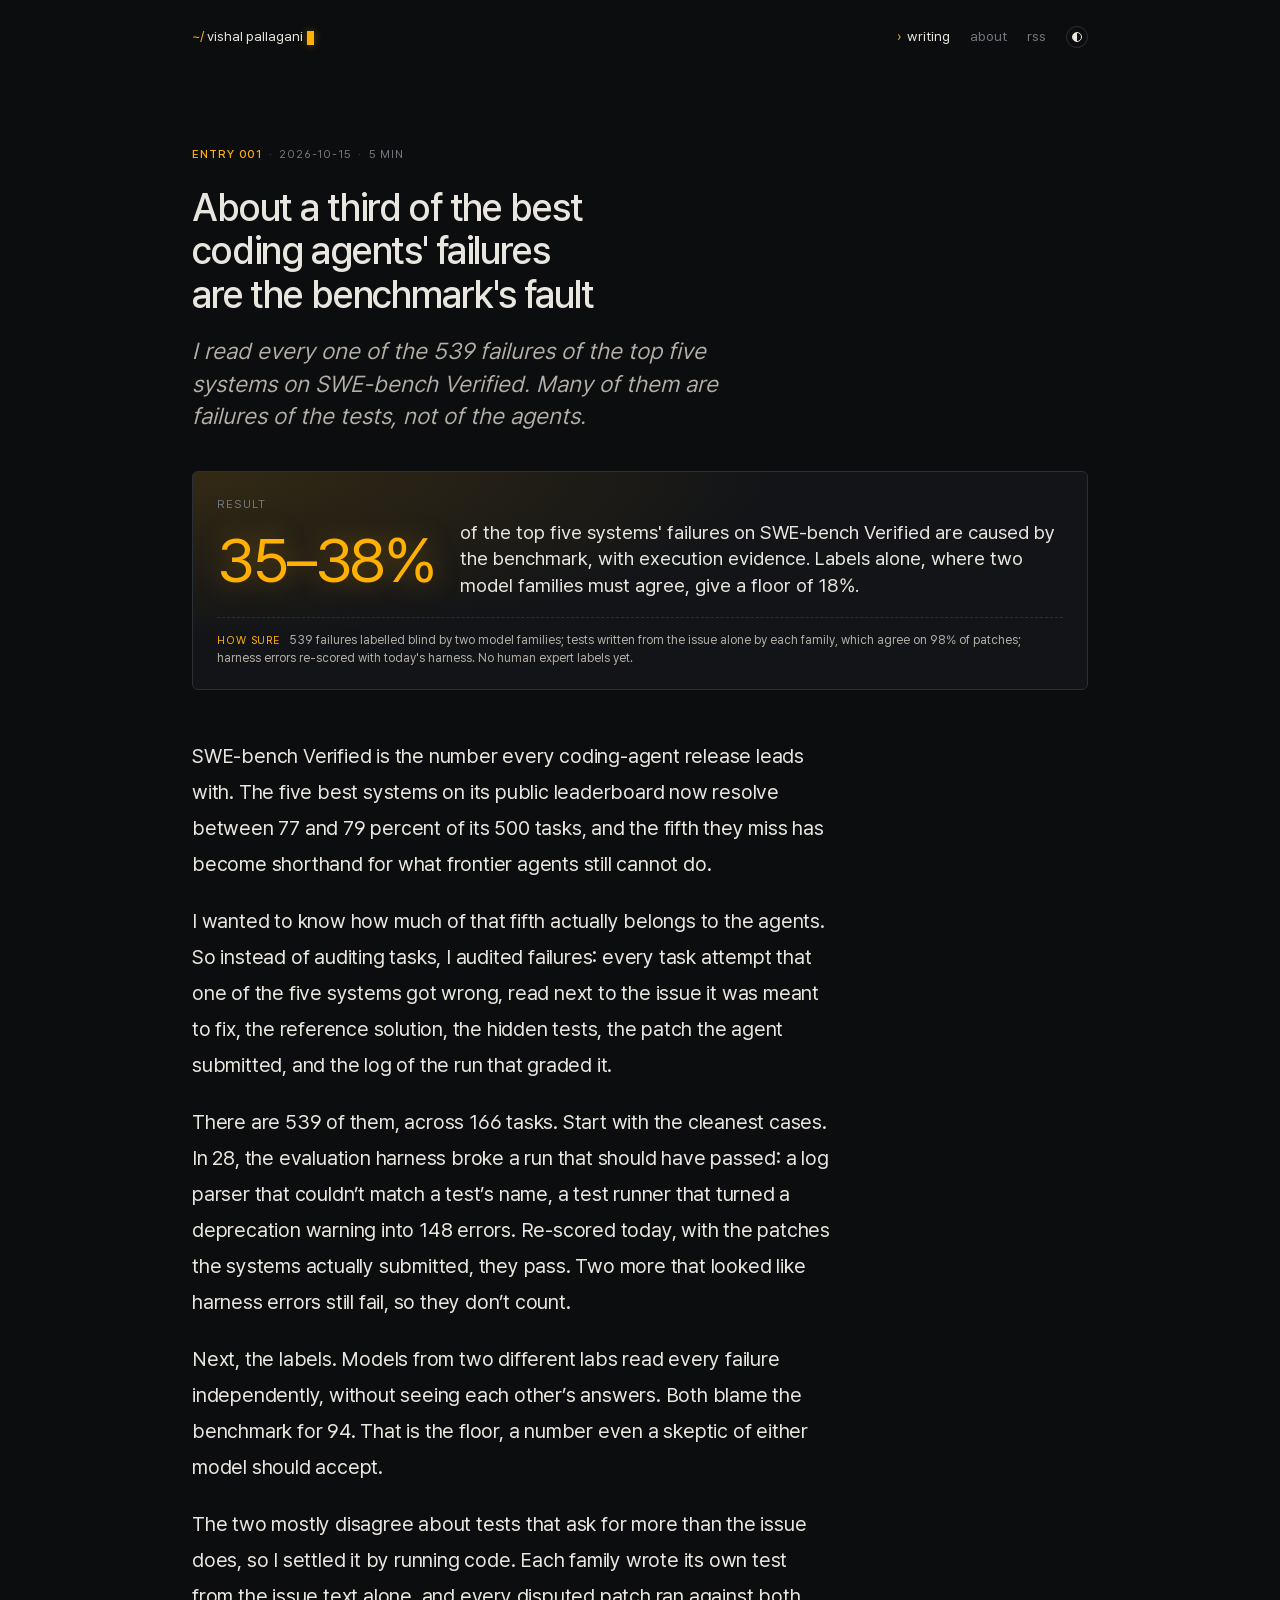
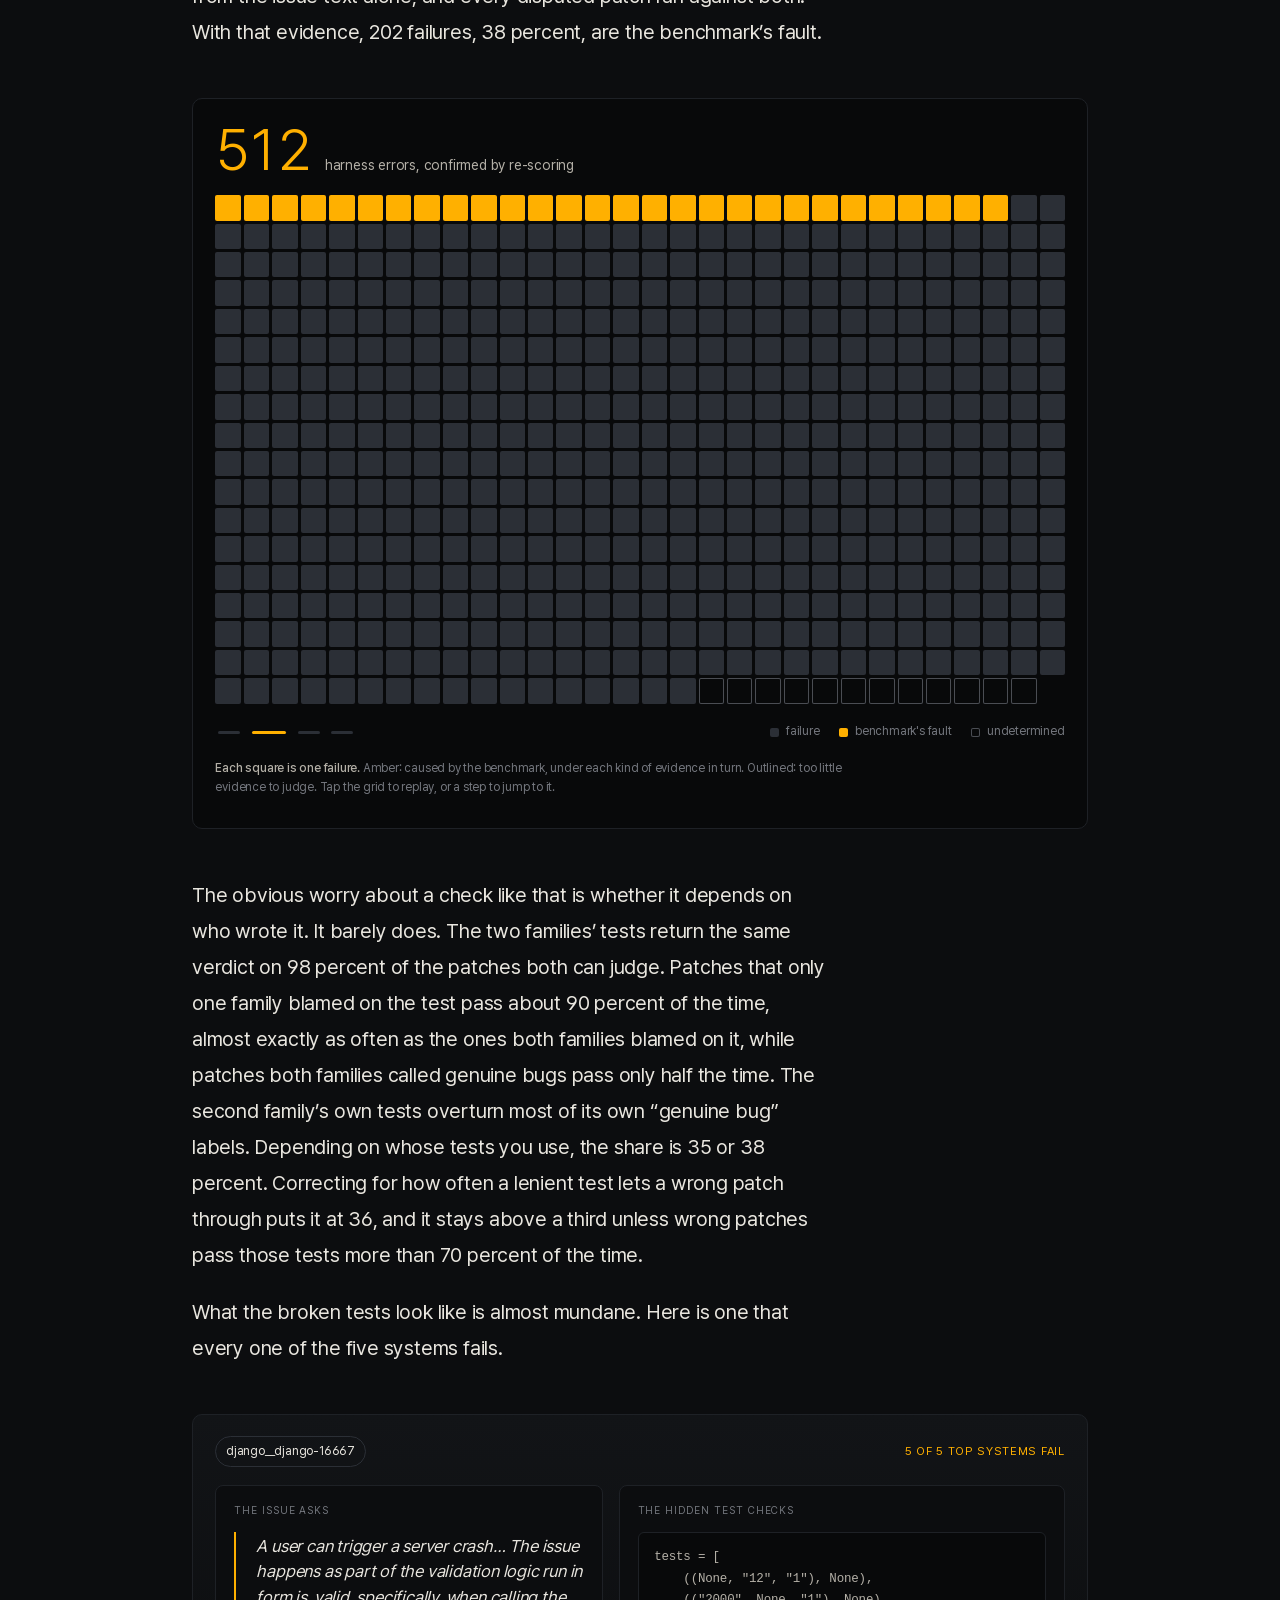
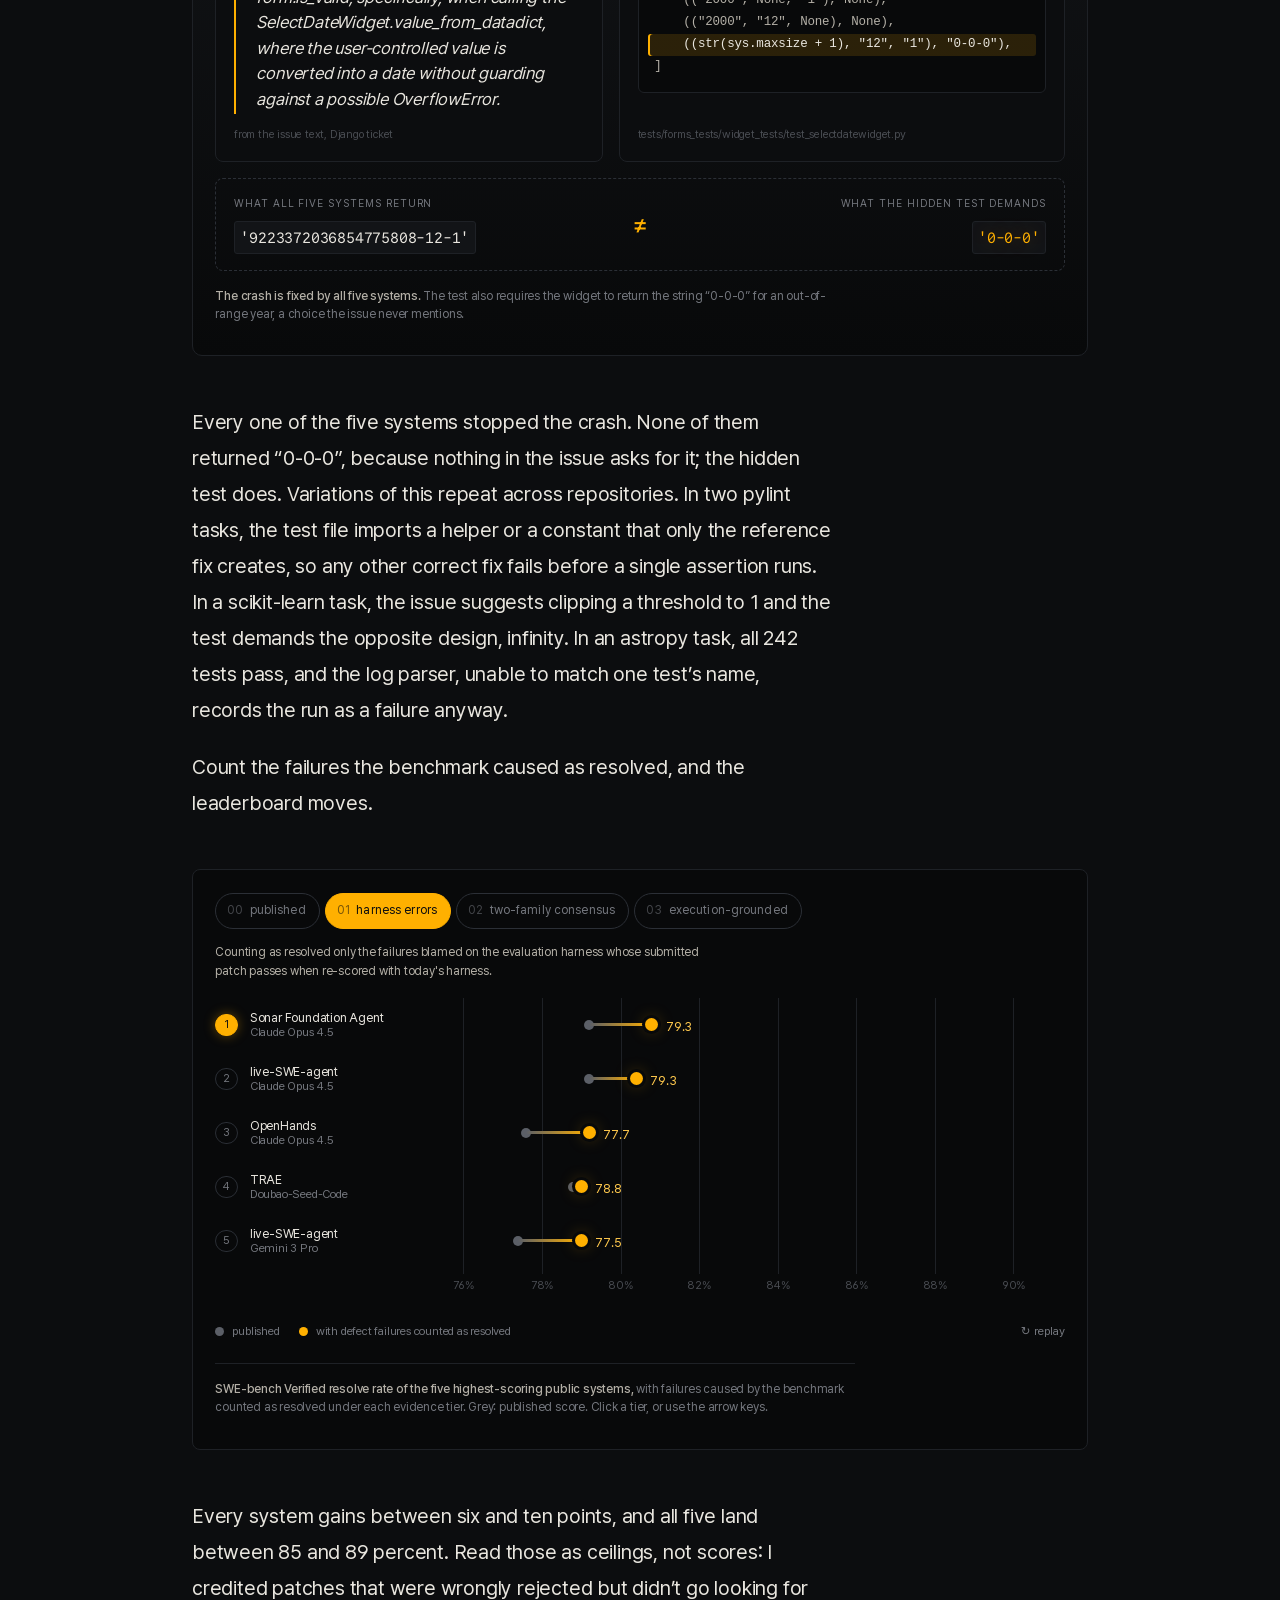
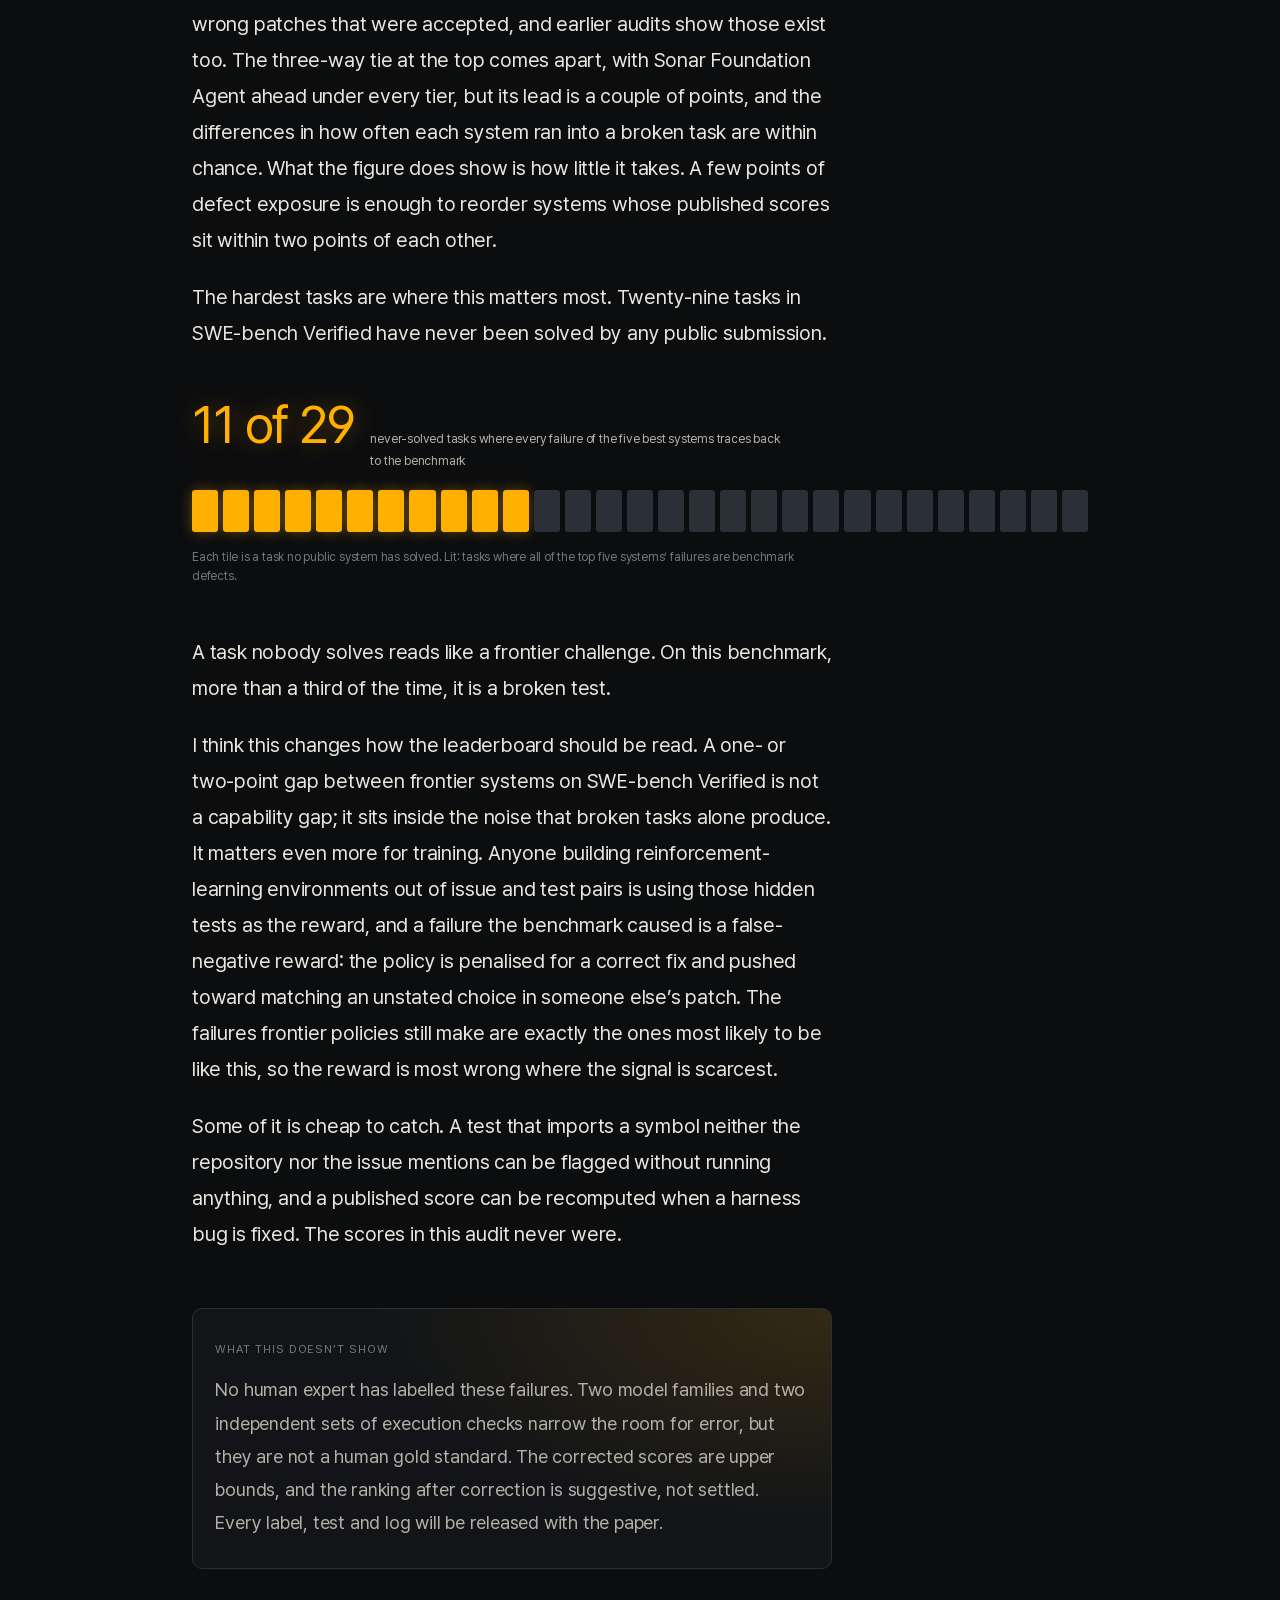
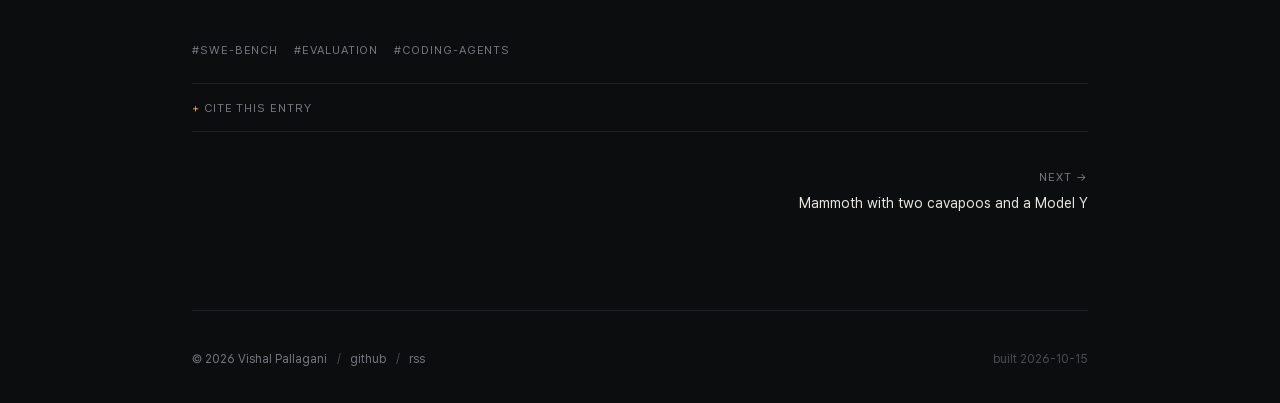
<file: writing/swe-bench-verified-frontier/index.html>
<!DOCTYPE html><html lang="en" data-astro-cid-hkbrpulz><head><meta charset="utf-8"><meta name="viewport" content="width=device-width, initial-scale=1"><title>About a third of the best coding agents&#39; failures are the benchmark&#39;s fault — vishal pallagani</title><meta name="description" content="I read every one of the 539 failures of the top five systems on SWE-bench Verified. Many of them are failures of the tests, not of the agents."><link rel="canonical" href="https://vishalpallagani.github.io/writing/swe-bench-verified-frontier/"><link rel="icon" href="/favicon.svg" type="image/svg+xml"><link rel="alternate" type="application/rss+xml" title="vishal pallagani" href="/rss.xml"><meta name="theme-color" content="#0c0d0f" media="(prefers-color-scheme: dark)"><meta name="theme-color" content="#f4f1ea" media="(prefers-color-scheme: light)"><meta property="og:type" content="article"><meta property="og:title" content="About a third of the best coding agents' failures are the benchmark's fault"><meta property="og:description" content="I read every one of the 539 failures of the top five systems on SWE-bench Verified. Many of them are failures of the tests, not of the agents."><meta property="og:url" content="https://vishalpallagani.github.io/writing/swe-bench-verified-frontier/"><meta property="og:image" content="https://vishalpallagani.github.io/og/swe-bench-verified-frontier.png"><meta property="og:image:width" content="1200"><meta property="og:image:height" content="630"><meta name="twitter:card" content="summary_large_image"><meta name="twitter:image" content="https://vishalpallagani.github.io/og/swe-bench-verified-frontier.png"><meta name="author" content="Vishal Pallagani"><script>
      // Apply the stored theme before first paint. Dark unless the reader chose light.
      (function () {
        document.documentElement.classList.add("js");
        let t = null;
        try { t = localStorage.getItem("theme"); } catch (e) {}
        if (t === "light" || t === "dark") document.documentElement.dataset.theme = t;
        document.addEventListener("astro:after-swap", function () {
          let s = null;
          try { s = localStorage.getItem("theme"); } catch (e) {}
          if (s) document.documentElement.dataset.theme = s;
          document.documentElement.classList.add("js");
        });
      })();
    </script><link rel="stylesheet" href="/_astro/Base.DhGxwlzN.css"><style>.result[data-astro-cid-xszbwxli]{border:1px solid var(--line-strong);background:radial-gradient(120% 140% at 0% 0%, var(--accent-soft), transparent 55%), var(--bg-raised);max-width:var(--wide);border-radius:6px;grid-template-columns:auto 1fr;grid-template-areas:"label label""value claim""evidence evidence";align-items:center;gap:.4rem 1.6rem;margin:2.4rem 0 3rem;padding:1.4rem 1.5rem 1.3rem;display:grid;position:relative}.label[data-astro-cid-xszbwxli]{grid-area:label}.value[data-astro-cid-xszbwxli]{font-family:var(--mono);letter-spacing:-.04em;color:var(--accent);text-shadow:0 0 28px var(--accent-glow);font-variant-numeric:tabular-nums;animation:focus-in 1.1s var(--ease) .25s both;grid-area:value;font-size:clamp(40px,6vw,62px);line-height:1}@keyframes focus-in{0%{opacity:0;filter:blur(14px);letter-spacing:.04em}to{opacity:1;filter:none}}.claim[data-astro-cid-xszbwxli]{font-family:var(--serif);font-variation-settings:"wght" 400;color:var(--ink);text-wrap:pretty;grid-area:claim;margin:0;font-size:19px;line-height:1.4}.evidence[data-astro-cid-xszbwxli]{border-top:1px dashed var(--line-strong);font-family:var(--mono);color:var(--ink-2);grid-area:evidence;margin:.7rem 0 0;padding-top:.8rem;font-size:12px;line-height:1.55}.evidence[data-astro-cid-xszbwxli] span[data-astro-cid-xszbwxli]{color:var(--accent);text-transform:uppercase;letter-spacing:.08em;margin-right:.8em;font-size:11px}@media (width<=560px){.result[data-astro-cid-xszbwxli]{grid-template-columns:1fr;grid-template-areas:"label""value""claim""evidence"}}.post-head[data-astro-cid-7mn2gw7j]{max-width:var(--wide);padding-top:clamp(2rem,6vw,4.5rem)}.meta[data-astro-cid-7mn2gw7j]{flex-wrap:wrap;gap:.55em;margin:0 0 1.4rem;display:flex}.meta[data-astro-cid-7mn2gw7j] span[data-astro-cid-7mn2gw7j]{color:var(--faint)}.draft[data-astro-cid-7mn2gw7j]{color:var(--accent);font-style:normal}h1[data-astro-cid-7mn2gw7j]{font-family:var(--mono);letter-spacing:-.03em;text-wrap:balance;max-width:24ch;margin:0;font-size:clamp(26px,1.1rem + 2vw,38px);font-weight:500;line-height:1.14}.dek[data-astro-cid-7mn2gw7j]{font-family:var(--serif);color:var(--ink-2);font-variation-settings:"wght" 360;text-wrap:pretty;max-width:38ch;margin:1.2rem 0 0;font-size:clamp(19px,1rem + .6vw,23px);font-style:italic;line-height:1.42}.post-foot[data-astro-cid-7mn2gw7j]{max-width:var(--wide);margin-top:4.5rem}.tags[data-astro-cid-7mn2gw7j]{flex-wrap:wrap;gap:1rem;margin:0 0 1.5rem;display:flex}.cite[data-astro-cid-7mn2gw7j]{border-top:1px solid var(--line);border-bottom:1px solid var(--line);padding:.9rem 0}.cite[data-astro-cid-7mn2gw7j] summary[data-astro-cid-7mn2gw7j]{cursor:pointer;list-style:none}.cite[data-astro-cid-7mn2gw7j] summary[data-astro-cid-7mn2gw7j]:before{content:"+ ";color:var(--accent)}.cite[data-astro-cid-7mn2gw7j][open] summary[data-astro-cid-7mn2gw7j]:before{content:"− "}.cite[data-astro-cid-7mn2gw7j] pre[data-astro-cid-7mn2gw7j]{color:var(--ink-2);background:var(--bg-sunken);border:1px solid var(--line);border-radius:6px;margin:.9rem 0 .3rem;padding:1rem 1.2rem;font-size:12px;overflow-x:auto}.pager[data-astro-cid-7mn2gw7j]{grid-template-columns:1fr 1fr;gap:1.5rem;margin-top:2.2rem;display:grid}.pager[data-astro-cid-7mn2gw7j] a[data-astro-cid-7mn2gw7j]{color:var(--ink);flex-direction:column;gap:.35rem;font-size:14px;text-decoration:none;display:flex}.pager[data-astro-cid-7mn2gw7j] a[data-astro-cid-7mn2gw7j]:hover{color:var(--accent-ink)}.pager[data-astro-cid-7mn2gw7j] .next[data-astro-cid-7mn2gw7j]{text-align:right;align-items:flex-end}
</style><script type="module" src="/_astro/page.B9z3XYQ5.js"></script><link rel="stylesheet" href="/_astro/swe-bench-verified-frontier.DSiu3Brg.css"></head><body data-astro-cid-hkbrpulz><div class="progress" aria-hidden="true" data-astro-cid-hkbrpulz><span data-astro-cid-hkbrpulz></span></div><header class="site-head wrap" data-astro-cid-hkbrpulz><a class="brand" href="/" aria-label="vishal pallagani, home" data-astro-cid-hkbrpulz><span class="prompt" data-astro-cid-hkbrpulz>~/</span>vishal pallagani<span class="cursor" aria-hidden="true" data-astro-cid-hkbrpulz></span></a><nav aria-label="Primary" data-astro-cid-hkbrpulz><a href="/" aria-current="page" data-astro-cid-hkbrpulz>writing</a><a href="/about" data-astro-cid-hkbrpulz>about</a><a class="rss" href="/rss.xml" data-astro-cid-hkbrpulz>rss</a><button class="theme" type="button" aria-label="Toggle colour theme" title="Toggle theme" data-astro-cid-hkbrpulz><span class="theme-dot" data-astro-cid-hkbrpulz></span></button></nav></header><main data-astro-cid-hkbrpulz><article class="wrap" data-astro-cid-7mn2gw7j><header class="post-head" data-astro-cid-7mn2gw7j><p class="kicker meta" data-astro-cid-7mn2gw7j><b data-astro-cid-7mn2gw7j>entry 001</b><span data-astro-cid-7mn2gw7j>·</span><time datetime="2026-10-15T00:00:00.000Z" data-astro-cid-7mn2gw7j>2026-10-15</time><span data-astro-cid-7mn2gw7j>·</span>5 min</p><h1 data-astro-cid-7mn2gw7j>About a third of the best coding agents&#39; failures are the benchmark&#39;s fault</h1><p class="dek" data-astro-cid-7mn2gw7j>I read every one of the 539 failures of the top five systems on SWE-bench Verified. Many of them are failures of the tests, not of the agents.</p></header><aside class="result" aria-label="Result" data-astro-cid-xszbwxli><div class="label kicker" data-astro-cid-xszbwxli>Result</div><div class="value" data-countup="35–38%" data-astro-cid-xszbwxli>35–38%</div><p class="claim" data-astro-cid-xszbwxli>of the top five systems&#39; failures on SWE-bench Verified are caused by the benchmark, with execution evidence. Labels alone, where two model families must agree, give a floor of 18%.</p><p class="evidence" data-astro-cid-xszbwxli><span data-astro-cid-xszbwxli>how sure</span>539 failures labelled blind by two model families; tests written from the issue alone by each family, which agree on 98% of patches; harness errors re-scored with today&#39;s harness. No human expert labels yet.</p></aside><div class="prose" data-astro-cid-7mn2gw7j><p>SWE-bench Verified is the number every coding-agent release leads with. The five best systems on its public
leaderboard now resolve between 77 and 79 percent of its 500 tasks, and the fifth they miss has become shorthand for
what frontier agents still cannot do.</p>
<p>I wanted to know how much of that fifth actually belongs to the agents. So instead of auditing tasks, I audited
failures: every task attempt that one of the five systems got wrong, read next to the issue it was meant to fix, the
reference solution, the hidden tests, the patch the agent submitted, and the log of the run that graded it.</p>
<p>There are 539 of them, across 166 tasks. Start with the cleanest cases. In 28, the evaluation harness broke a run that
should have passed: a log parser that couldn’t match a test’s name, a test runner that turned a deprecation warning
into 148 errors. Re-scored today, with the patches the systems actually submitted, they pass. Two more that looked like
harness errors still fail, so they don’t count.</p>
<p>Next, the labels. Models from two different labs read every failure independently, without seeing each other’s
answers. Both blame the benchmark for 94. That is the floor, a number even a skeptic of either model should accept.</p>
<p>The two mostly disagree about tests that ask for more than the issue does, so I settled it by running code. Each family
wrote its own test from the issue text alone, and every disputed patch ran against both. With that evidence, 202
failures, 38 percent, are the benchmark’s fault.</p>
<figure class="field-fig wide" data-states="[{&quot;lit&quot;:[],&quot;count&quot;:&quot;539&quot;,&quot;label&quot;:&quot;failures of the five best systems, across 166 tasks&quot;},{&quot;lit&quot;:[0,1],&quot;count&quot;:&quot;28&quot;,&quot;label&quot;:&quot;harness errors, confirmed by re-scoring&quot;},{&quot;lit&quot;:[0,2,4],&quot;count&quot;:&quot;94&quot;,&quot;label&quot;:&quot;both model families blame on the benchmark&quot;},{&quot;lit&quot;:[0,1,2,3],&quot;count&quot;:&quot;202&quot;,&quot;label&quot;:&quot;with execution evidence, out of 527 judged&quot;}]" data-astro-cid-inffo73m><div class="readout" data-astro-cid-inffo73m><span class="count" data-astro-cid-inffo73m>539</span><span class="label" data-astro-cid-inffo73m>failures of the five best systems, across 166 tasks</span></div><div class="field" role="img" aria-label="539 failures of the five best systems, across 166 tasks; 28 harness errors, confirmed by re-scoring; 94 both model families blame on the benchmark; 202 with execution evidence, out of 527 judged" data-astro-cid-inffo73m><i data-g="0" style="--i:0" data-astro-cid-inffo73m></i><i data-g="0" style="--i:1" data-astro-cid-inffo73m></i><i data-g="0" style="--i:2" data-astro-cid-inffo73m></i><i data-g="0" style="--i:3" data-astro-cid-inffo73m></i><i data-g="0" style="--i:4" data-astro-cid-inffo73m></i><i data-g="0" style="--i:5" data-astro-cid-inffo73m></i><i data-g="0" style="--i:6" data-astro-cid-inffo73m></i><i data-g="0" style="--i:7" data-astro-cid-inffo73m></i><i data-g="0" style="--i:8" data-astro-cid-inffo73m></i><i data-g="0" style="--i:9" data-astro-cid-inffo73m></i><i data-g="0" style="--i:10" data-astro-cid-inffo73m></i><i data-g="0" style="--i:11" data-astro-cid-inffo73m></i><i data-g="0" style="--i:12" data-astro-cid-inffo73m></i><i data-g="0" style="--i:13" data-astro-cid-inffo73m></i><i data-g="0" style="--i:14" data-astro-cid-inffo73m></i><i data-g="0" style="--i:15" data-astro-cid-inffo73m></i><i data-g="0" style="--i:16" data-astro-cid-inffo73m></i><i data-g="0" style="--i:17" data-astro-cid-inffo73m></i><i data-g="0" style="--i:18" data-astro-cid-inffo73m></i><i data-g="0" style="--i:19" data-astro-cid-inffo73m></i><i data-g="0" style="--i:20" data-astro-cid-inffo73m></i><i data-g="0" style="--i:21" data-astro-cid-inffo73m></i><i data-g="0" style="--i:22" data-astro-cid-inffo73m></i><i data-g="0" style="--i:23" data-astro-cid-inffo73m></i><i data-g="0" style="--i:24" data-astro-cid-inffo73m></i><i data-g="0" style="--i:25" data-astro-cid-inffo73m></i><i data-g="0" style="--i:26" data-astro-cid-inffo73m></i><i data-g="1" style="--i:27" data-astro-cid-inffo73m></i><i data-g="2" style="--i:28" data-astro-cid-inffo73m></i><i data-g="2" style="--i:29" data-astro-cid-inffo73m></i><i data-g="2" style="--i:1" data-astro-cid-inffo73m></i><i data-g="2" style="--i:2" data-astro-cid-inffo73m></i><i data-g="2" style="--i:3" data-astro-cid-inffo73m></i><i data-g="2" style="--i:4" data-astro-cid-inffo73m></i><i data-g="2" style="--i:5" data-astro-cid-inffo73m></i><i data-g="2" style="--i:6" data-astro-cid-inffo73m></i><i data-g="2" style="--i:7" data-astro-cid-inffo73m></i><i data-g="2" style="--i:8" data-astro-cid-inffo73m></i><i data-g="2" style="--i:9" data-astro-cid-inffo73m></i><i data-g="2" style="--i:10" data-astro-cid-inffo73m></i><i data-g="2" style="--i:11" data-astro-cid-inffo73m></i><i data-g="2" style="--i:12" data-astro-cid-inffo73m></i><i data-g="2" style="--i:13" data-astro-cid-inffo73m></i><i data-g="2" style="--i:14" data-astro-cid-inffo73m></i><i data-g="2" style="--i:15" data-astro-cid-inffo73m></i><i data-g="2" style="--i:16" data-astro-cid-inffo73m></i><i data-g="2" style="--i:17" data-astro-cid-inffo73m></i><i data-g="2" style="--i:18" data-astro-cid-inffo73m></i><i data-g="2" style="--i:19" data-astro-cid-inffo73m></i><i data-g="2" style="--i:20" data-astro-cid-inffo73m></i><i data-g="2" style="--i:21" data-astro-cid-inffo73m></i><i data-g="2" style="--i:22" data-astro-cid-inffo73m></i><i data-g="2" style="--i:23" data-astro-cid-inffo73m></i><i data-g="2" style="--i:24" data-astro-cid-inffo73m></i><i data-g="2" style="--i:25" data-astro-cid-inffo73m></i><i data-g="2" style="--i:26" data-astro-cid-inffo73m></i><i data-g="2" style="--i:27" data-astro-cid-inffo73m></i><i data-g="2" style="--i:28" data-astro-cid-inffo73m></i><i data-g="2" style="--i:29" data-astro-cid-inffo73m></i><i data-g="2" style="--i:30" data-astro-cid-inffo73m></i><i data-g="2" style="--i:2" data-astro-cid-inffo73m></i><i data-g="2" style="--i:3" data-astro-cid-inffo73m></i><i data-g="2" style="--i:4" data-astro-cid-inffo73m></i><i data-g="2" style="--i:5" data-astro-cid-inffo73m></i><i data-g="2" style="--i:6" data-astro-cid-inffo73m></i><i data-g="2" style="--i:7" data-astro-cid-inffo73m></i><i data-g="2" style="--i:8" data-astro-cid-inffo73m></i><i data-g="2" style="--i:9" data-astro-cid-inffo73m></i><i data-g="2" style="--i:10" data-astro-cid-inffo73m></i><i data-g="2" style="--i:11" data-astro-cid-inffo73m></i><i data-g="2" style="--i:12" data-astro-cid-inffo73m></i><i data-g="2" style="--i:13" data-astro-cid-inffo73m></i><i data-g="2" style="--i:14" data-astro-cid-inffo73m></i><i data-g="2" style="--i:15" data-astro-cid-inffo73m></i><i data-g="2" style="--i:16" data-astro-cid-inffo73m></i><i data-g="2" style="--i:17" data-astro-cid-inffo73m></i><i data-g="2" style="--i:18" data-astro-cid-inffo73m></i><i data-g="2" style="--i:19" data-astro-cid-inffo73m></i><i data-g="2" style="--i:20" data-astro-cid-inffo73m></i><i data-g="2" style="--i:21" data-astro-cid-inffo73m></i><i data-g="2" style="--i:22" data-astro-cid-inffo73m></i><i data-g="2" style="--i:23" data-astro-cid-inffo73m></i><i data-g="2" style="--i:24" data-astro-cid-inffo73m></i><i data-g="2" style="--i:25" data-astro-cid-inffo73m></i><i data-g="2" style="--i:26" data-astro-cid-inffo73m></i><i data-g="2" style="--i:27" data-astro-cid-inffo73m></i><i data-g="2" style="--i:28" data-astro-cid-inffo73m></i><i data-g="2" style="--i:29" data-astro-cid-inffo73m></i><i data-g="2" style="--i:30" data-astro-cid-inffo73m></i><i data-g="2" style="--i:31" data-astro-cid-inffo73m></i><i data-g="3" style="--i:3" data-astro-cid-inffo73m></i><i data-g="3" style="--i:4" data-astro-cid-inffo73m></i><i data-g="3" style="--i:5" data-astro-cid-inffo73m></i><i data-g="3" style="--i:6" data-astro-cid-inffo73m></i><i data-g="3" style="--i:7" data-astro-cid-inffo73m></i><i data-g="3" style="--i:8" data-astro-cid-inffo73m></i><i data-g="3" style="--i:9" data-astro-cid-inffo73m></i><i data-g="3" style="--i:10" data-astro-cid-inffo73m></i><i data-g="3" style="--i:11" data-astro-cid-inffo73m></i><i data-g="3" style="--i:12" data-astro-cid-inffo73m></i><i data-g="3" style="--i:13" data-astro-cid-inffo73m></i><i data-g="3" style="--i:14" data-astro-cid-inffo73m></i><i data-g="3" style="--i:15" data-astro-cid-inffo73m></i><i data-g="3" style="--i:16" data-astro-cid-inffo73m></i><i data-g="3" style="--i:17" data-astro-cid-inffo73m></i><i data-g="3" style="--i:18" data-astro-cid-inffo73m></i><i data-g="3" style="--i:19" data-astro-cid-inffo73m></i><i data-g="3" style="--i:20" data-astro-cid-inffo73m></i><i data-g="3" style="--i:21" data-astro-cid-inffo73m></i><i data-g="3" style="--i:22" data-astro-cid-inffo73m></i><i data-g="3" style="--i:23" data-astro-cid-inffo73m></i><i data-g="3" style="--i:24" data-astro-cid-inffo73m></i><i data-g="3" style="--i:25" data-astro-cid-inffo73m></i><i data-g="3" style="--i:26" data-astro-cid-inffo73m></i><i data-g="3" style="--i:27" data-astro-cid-inffo73m></i><i data-g="3" style="--i:28" data-astro-cid-inffo73m></i><i data-g="3" style="--i:29" data-astro-cid-inffo73m></i><i data-g="3" style="--i:30" data-astro-cid-inffo73m></i><i data-g="3" style="--i:31" data-astro-cid-inffo73m></i><i data-g="3" style="--i:32" data-astro-cid-inffo73m></i><i data-g="3" style="--i:4" data-astro-cid-inffo73m></i><i data-g="3" style="--i:5" data-astro-cid-inffo73m></i><i data-g="3" style="--i:6" data-astro-cid-inffo73m></i><i data-g="3" style="--i:7" data-astro-cid-inffo73m></i><i data-g="3" style="--i:8" data-astro-cid-inffo73m></i><i data-g="3" style="--i:9" data-astro-cid-inffo73m></i><i data-g="3" style="--i:10" data-astro-cid-inffo73m></i><i data-g="3" style="--i:11" data-astro-cid-inffo73m></i><i data-g="3" style="--i:12" data-astro-cid-inffo73m></i><i data-g="3" style="--i:13" data-astro-cid-inffo73m></i><i data-g="3" style="--i:14" data-astro-cid-inffo73m></i><i data-g="3" style="--i:15" data-astro-cid-inffo73m></i><i data-g="3" style="--i:16" data-astro-cid-inffo73m></i><i data-g="3" style="--i:17" data-astro-cid-inffo73m></i><i data-g="3" style="--i:18" data-astro-cid-inffo73m></i><i data-g="3" style="--i:19" data-astro-cid-inffo73m></i><i data-g="3" style="--i:20" data-astro-cid-inffo73m></i><i data-g="3" style="--i:21" data-astro-cid-inffo73m></i><i data-g="3" style="--i:22" data-astro-cid-inffo73m></i><i data-g="3" style="--i:23" data-astro-cid-inffo73m></i><i data-g="3" style="--i:24" data-astro-cid-inffo73m></i><i data-g="3" style="--i:25" data-astro-cid-inffo73m></i><i data-g="3" style="--i:26" data-astro-cid-inffo73m></i><i data-g="3" style="--i:27" data-astro-cid-inffo73m></i><i data-g="3" style="--i:28" data-astro-cid-inffo73m></i><i data-g="3" style="--i:29" data-astro-cid-inffo73m></i><i data-g="3" style="--i:30" data-astro-cid-inffo73m></i><i data-g="3" style="--i:31" data-astro-cid-inffo73m></i><i data-g="3" style="--i:32" data-astro-cid-inffo73m></i><i data-g="3" style="--i:33" data-astro-cid-inffo73m></i><i data-g="3" style="--i:5" data-astro-cid-inffo73m></i><i data-g="3" style="--i:6" data-astro-cid-inffo73m></i><i data-g="3" style="--i:7" data-astro-cid-inffo73m></i><i data-g="3" style="--i:8" data-astro-cid-inffo73m></i><i data-g="3" style="--i:9" data-astro-cid-inffo73m></i><i data-g="3" style="--i:10" data-astro-cid-inffo73m></i><i data-g="3" style="--i:11" data-astro-cid-inffo73m></i><i data-g="3" style="--i:12" data-astro-cid-inffo73m></i><i data-g="3" style="--i:13" data-astro-cid-inffo73m></i><i data-g="3" style="--i:14" data-astro-cid-inffo73m></i><i data-g="3" style="--i:15" data-astro-cid-inffo73m></i><i data-g="3" style="--i:16" data-astro-cid-inffo73m></i><i data-g="3" style="--i:17" data-astro-cid-inffo73m></i><i data-g="3" style="--i:18" data-astro-cid-inffo73m></i><i data-g="3" style="--i:19" data-astro-cid-inffo73m></i><i data-g="3" style="--i:20" data-astro-cid-inffo73m></i><i data-g="3" style="--i:21" data-astro-cid-inffo73m></i><i data-g="3" style="--i:22" data-astro-cid-inffo73m></i><i data-g="3" style="--i:23" data-astro-cid-inffo73m></i><i data-g="3" style="--i:24" data-astro-cid-inffo73m></i><i data-g="3" style="--i:25" data-astro-cid-inffo73m></i><i data-g="3" style="--i:26" data-astro-cid-inffo73m></i><i data-g="3" style="--i:27" data-astro-cid-inffo73m></i><i data-g="3" style="--i:28" data-astro-cid-inffo73m></i><i data-g="3" style="--i:29" data-astro-cid-inffo73m></i><i data-g="3" style="--i:30" data-astro-cid-inffo73m></i><i data-g="3" style="--i:31" data-astro-cid-inffo73m></i><i data-g="3" style="--i:32" data-astro-cid-inffo73m></i><i data-g="3" style="--i:33" data-astro-cid-inffo73m></i><i data-g="3" style="--i:34" data-astro-cid-inffo73m></i><i data-g="3" style="--i:6" data-astro-cid-inffo73m></i><i data-g="3" style="--i:7" data-astro-cid-inffo73m></i><i data-g="3" style="--i:8" data-astro-cid-inffo73m></i><i data-g="3" style="--i:9" data-astro-cid-inffo73m></i><i data-g="3" style="--i:10" data-astro-cid-inffo73m></i><i data-g="3" style="--i:11" data-astro-cid-inffo73m></i><i data-g="3" style="--i:12" data-astro-cid-inffo73m></i><i data-g="3" style="--i:13" data-astro-cid-inffo73m></i><i data-g="3" style="--i:14" data-astro-cid-inffo73m></i><i data-g="3" style="--i:15" data-astro-cid-inffo73m></i><i data-g="3" style="--i:16" data-astro-cid-inffo73m></i><i data-g="3" style="--i:17" data-astro-cid-inffo73m></i><i data-g="3" style="--i:18" data-astro-cid-inffo73m></i><i data-g="3" style="--i:19" data-astro-cid-inffo73m></i><i data-g="3" style="--i:20" data-astro-cid-inffo73m></i><i data-g="3" style="--i:21" data-astro-cid-inffo73m></i><i data-g="3" style="--i:22" data-astro-cid-inffo73m></i><i data-g="3" style="--i:23" data-astro-cid-inffo73m></i><i data-g="3" style="--i:24" data-astro-cid-inffo73m></i><i data-g="3" style="--i:25" data-astro-cid-inffo73m></i><i data-g="3" style="--i:26" data-astro-cid-inffo73m></i><i data-g="3" style="--i:27" data-astro-cid-inffo73m></i><i data-g="4" style="--i:28" data-astro-cid-inffo73m></i><i data-g="4" style="--i:29" data-astro-cid-inffo73m></i><i data-g="4" style="--i:30" data-astro-cid-inffo73m></i><i data-g="4" style="--i:31" data-astro-cid-inffo73m></i><i data-g="4" style="--i:32" data-astro-cid-inffo73m></i><i data-g="5" style="--i:33" data-astro-cid-inffo73m></i><i data-g="5" style="--i:34" data-astro-cid-inffo73m></i><i data-g="5" style="--i:35" data-astro-cid-inffo73m></i><i data-g="5" style="--i:7" data-astro-cid-inffo73m></i><i data-g="5" style="--i:8" data-astro-cid-inffo73m></i><i data-g="5" style="--i:9" data-astro-cid-inffo73m></i><i data-g="5" style="--i:10" data-astro-cid-inffo73m></i><i data-g="5" style="--i:11" data-astro-cid-inffo73m></i><i data-g="5" style="--i:12" data-astro-cid-inffo73m></i><i data-g="5" style="--i:13" data-astro-cid-inffo73m></i><i data-g="5" style="--i:14" data-astro-cid-inffo73m></i><i data-g="5" style="--i:15" data-astro-cid-inffo73m></i><i data-g="5" style="--i:16" data-astro-cid-inffo73m></i><i data-g="5" style="--i:17" data-astro-cid-inffo73m></i><i data-g="5" style="--i:18" data-astro-cid-inffo73m></i><i data-g="5" style="--i:19" data-astro-cid-inffo73m></i><i data-g="5" style="--i:20" data-astro-cid-inffo73m></i><i data-g="5" style="--i:21" data-astro-cid-inffo73m></i><i data-g="5" style="--i:22" data-astro-cid-inffo73m></i><i data-g="5" style="--i:23" data-astro-cid-inffo73m></i><i data-g="5" style="--i:24" data-astro-cid-inffo73m></i><i data-g="5" style="--i:25" data-astro-cid-inffo73m></i><i data-g="5" style="--i:26" data-astro-cid-inffo73m></i><i data-g="5" style="--i:27" data-astro-cid-inffo73m></i><i data-g="5" style="--i:28" data-astro-cid-inffo73m></i><i data-g="5" style="--i:29" data-astro-cid-inffo73m></i><i data-g="5" style="--i:30" data-astro-cid-inffo73m></i><i data-g="5" style="--i:31" data-astro-cid-inffo73m></i><i data-g="5" style="--i:32" data-astro-cid-inffo73m></i><i data-g="5" style="--i:33" data-astro-cid-inffo73m></i><i data-g="5" style="--i:34" data-astro-cid-inffo73m></i><i data-g="5" style="--i:35" data-astro-cid-inffo73m></i><i data-g="5" style="--i:36" data-astro-cid-inffo73m></i><i data-g="5" style="--i:8" data-astro-cid-inffo73m></i><i data-g="5" style="--i:9" data-astro-cid-inffo73m></i><i data-g="5" style="--i:10" data-astro-cid-inffo73m></i><i data-g="5" style="--i:11" data-astro-cid-inffo73m></i><i data-g="5" style="--i:12" data-astro-cid-inffo73m></i><i data-g="5" style="--i:13" data-astro-cid-inffo73m></i><i data-g="5" style="--i:14" data-astro-cid-inffo73m></i><i data-g="5" style="--i:15" data-astro-cid-inffo73m></i><i data-g="5" style="--i:16" data-astro-cid-inffo73m></i><i data-g="5" style="--i:17" data-astro-cid-inffo73m></i><i data-g="5" style="--i:18" data-astro-cid-inffo73m></i><i data-g="5" style="--i:19" data-astro-cid-inffo73m></i><i data-g="5" style="--i:20" data-astro-cid-inffo73m></i><i data-g="5" style="--i:21" data-astro-cid-inffo73m></i><i data-g="5" style="--i:22" data-astro-cid-inffo73m></i><i data-g="5" style="--i:23" data-astro-cid-inffo73m></i><i data-g="5" style="--i:24" data-astro-cid-inffo73m></i><i data-g="5" style="--i:25" data-astro-cid-inffo73m></i><i data-g="5" style="--i:26" data-astro-cid-inffo73m></i><i data-g="5" style="--i:27" data-astro-cid-inffo73m></i><i data-g="5" style="--i:28" data-astro-cid-inffo73m></i><i data-g="5" style="--i:29" data-astro-cid-inffo73m></i><i data-g="5" style="--i:30" data-astro-cid-inffo73m></i><i data-g="5" style="--i:31" data-astro-cid-inffo73m></i><i data-g="5" style="--i:32" data-astro-cid-inffo73m></i><i data-g="5" style="--i:33" data-astro-cid-inffo73m></i><i data-g="5" style="--i:34" data-astro-cid-inffo73m></i><i data-g="5" style="--i:35" data-astro-cid-inffo73m></i><i data-g="5" style="--i:36" data-astro-cid-inffo73m></i><i data-g="5" style="--i:37" data-astro-cid-inffo73m></i><i data-g="5" style="--i:9" data-astro-cid-inffo73m></i><i data-g="5" style="--i:10" data-astro-cid-inffo73m></i><i data-g="5" style="--i:11" data-astro-cid-inffo73m></i><i data-g="5" style="--i:12" data-astro-cid-inffo73m></i><i data-g="5" style="--i:13" data-astro-cid-inffo73m></i><i data-g="5" style="--i:14" data-astro-cid-inffo73m></i><i data-g="5" style="--i:15" data-astro-cid-inffo73m></i><i data-g="5" style="--i:16" data-astro-cid-inffo73m></i><i data-g="5" style="--i:17" data-astro-cid-inffo73m></i><i data-g="5" style="--i:18" data-astro-cid-inffo73m></i><i data-g="5" style="--i:19" data-astro-cid-inffo73m></i><i data-g="5" style="--i:20" data-astro-cid-inffo73m></i><i data-g="5" style="--i:21" data-astro-cid-inffo73m></i><i data-g="5" style="--i:22" data-astro-cid-inffo73m></i><i data-g="5" style="--i:23" data-astro-cid-inffo73m></i><i data-g="5" style="--i:24" data-astro-cid-inffo73m></i><i data-g="5" style="--i:25" data-astro-cid-inffo73m></i><i data-g="5" style="--i:26" data-astro-cid-inffo73m></i><i data-g="5" style="--i:27" data-astro-cid-inffo73m></i><i data-g="5" style="--i:28" data-astro-cid-inffo73m></i><i data-g="5" style="--i:29" data-astro-cid-inffo73m></i><i data-g="5" style="--i:30" data-astro-cid-inffo73m></i><i data-g="5" style="--i:31" data-astro-cid-inffo73m></i><i data-g="5" style="--i:32" data-astro-cid-inffo73m></i><i data-g="5" style="--i:33" data-astro-cid-inffo73m></i><i data-g="5" style="--i:34" data-astro-cid-inffo73m></i><i data-g="5" style="--i:35" data-astro-cid-inffo73m></i><i data-g="5" style="--i:36" data-astro-cid-inffo73m></i><i data-g="5" style="--i:37" data-astro-cid-inffo73m></i><i data-g="5" style="--i:38" data-astro-cid-inffo73m></i><i data-g="5" style="--i:10" data-astro-cid-inffo73m></i><i data-g="5" style="--i:11" data-astro-cid-inffo73m></i><i data-g="5" style="--i:12" data-astro-cid-inffo73m></i><i data-g="5" style="--i:13" data-astro-cid-inffo73m></i><i data-g="5" style="--i:14" data-astro-cid-inffo73m></i><i data-g="5" style="--i:15" data-astro-cid-inffo73m></i><i data-g="5" style="--i:16" data-astro-cid-inffo73m></i><i data-g="5" style="--i:17" data-astro-cid-inffo73m></i><i data-g="5" style="--i:18" data-astro-cid-inffo73m></i><i data-g="5" style="--i:19" data-astro-cid-inffo73m></i><i data-g="5" style="--i:20" data-astro-cid-inffo73m></i><i data-g="5" style="--i:21" data-astro-cid-inffo73m></i><i data-g="5" style="--i:22" data-astro-cid-inffo73m></i><i data-g="5" style="--i:23" data-astro-cid-inffo73m></i><i data-g="5" style="--i:24" data-astro-cid-inffo73m></i><i data-g="5" style="--i:25" data-astro-cid-inffo73m></i><i data-g="5" style="--i:26" data-astro-cid-inffo73m></i><i data-g="5" style="--i:27" data-astro-cid-inffo73m></i><i data-g="5" style="--i:28" data-astro-cid-inffo73m></i><i data-g="5" style="--i:29" data-astro-cid-inffo73m></i><i data-g="5" style="--i:30" data-astro-cid-inffo73m></i><i data-g="5" style="--i:31" data-astro-cid-inffo73m></i><i data-g="5" style="--i:32" data-astro-cid-inffo73m></i><i data-g="5" style="--i:33" data-astro-cid-inffo73m></i><i data-g="5" style="--i:34" data-astro-cid-inffo73m></i><i data-g="5" style="--i:35" data-astro-cid-inffo73m></i><i data-g="5" style="--i:36" data-astro-cid-inffo73m></i><i data-g="5" style="--i:37" data-astro-cid-inffo73m></i><i data-g="5" style="--i:38" data-astro-cid-inffo73m></i><i data-g="5" style="--i:39" data-astro-cid-inffo73m></i><i data-g="5" style="--i:11" data-astro-cid-inffo73m></i><i data-g="5" style="--i:12" data-astro-cid-inffo73m></i><i data-g="5" style="--i:13" data-astro-cid-inffo73m></i><i data-g="5" style="--i:14" data-astro-cid-inffo73m></i><i data-g="5" style="--i:15" data-astro-cid-inffo73m></i><i data-g="5" style="--i:16" data-astro-cid-inffo73m></i><i data-g="5" style="--i:17" data-astro-cid-inffo73m></i><i data-g="5" style="--i:18" data-astro-cid-inffo73m></i><i data-g="5" style="--i:19" data-astro-cid-inffo73m></i><i data-g="5" style="--i:20" data-astro-cid-inffo73m></i><i data-g="5" style="--i:21" data-astro-cid-inffo73m></i><i data-g="5" style="--i:22" data-astro-cid-inffo73m></i><i data-g="5" style="--i:23" data-astro-cid-inffo73m></i><i data-g="5" style="--i:24" data-astro-cid-inffo73m></i><i data-g="5" style="--i:25" data-astro-cid-inffo73m></i><i data-g="5" style="--i:26" data-astro-cid-inffo73m></i><i data-g="5" style="--i:27" data-astro-cid-inffo73m></i><i data-g="5" style="--i:28" data-astro-cid-inffo73m></i><i data-g="5" style="--i:29" data-astro-cid-inffo73m></i><i data-g="5" style="--i:30" data-astro-cid-inffo73m></i><i data-g="5" style="--i:31" data-astro-cid-inffo73m></i><i data-g="5" style="--i:32" data-astro-cid-inffo73m></i><i data-g="5" style="--i:33" data-astro-cid-inffo73m></i><i data-g="5" style="--i:34" data-astro-cid-inffo73m></i><i data-g="5" style="--i:35" data-astro-cid-inffo73m></i><i data-g="5" style="--i:36" data-astro-cid-inffo73m></i><i data-g="5" style="--i:37" data-astro-cid-inffo73m></i><i data-g="5" style="--i:38" data-astro-cid-inffo73m></i><i data-g="5" style="--i:39" data-astro-cid-inffo73m></i><i data-g="5" style="--i:40" data-astro-cid-inffo73m></i><i data-g="5" style="--i:12" data-astro-cid-inffo73m></i><i data-g="5" style="--i:13" data-astro-cid-inffo73m></i><i data-g="5" style="--i:14" data-astro-cid-inffo73m></i><i data-g="5" style="--i:15" data-astro-cid-inffo73m></i><i data-g="5" style="--i:16" data-astro-cid-inffo73m></i><i data-g="5" style="--i:17" data-astro-cid-inffo73m></i><i data-g="5" style="--i:18" data-astro-cid-inffo73m></i><i data-g="5" style="--i:19" data-astro-cid-inffo73m></i><i data-g="5" style="--i:20" data-astro-cid-inffo73m></i><i data-g="5" style="--i:21" data-astro-cid-inffo73m></i><i data-g="5" style="--i:22" data-astro-cid-inffo73m></i><i data-g="5" style="--i:23" data-astro-cid-inffo73m></i><i data-g="5" style="--i:24" data-astro-cid-inffo73m></i><i data-g="5" style="--i:25" data-astro-cid-inffo73m></i><i data-g="5" style="--i:26" data-astro-cid-inffo73m></i><i data-g="5" style="--i:27" data-astro-cid-inffo73m></i><i data-g="5" style="--i:28" data-astro-cid-inffo73m></i><i data-g="5" style="--i:29" data-astro-cid-inffo73m></i><i data-g="5" style="--i:30" data-astro-cid-inffo73m></i><i data-g="5" style="--i:31" data-astro-cid-inffo73m></i><i data-g="5" style="--i:32" data-astro-cid-inffo73m></i><i data-g="5" style="--i:33" data-astro-cid-inffo73m></i><i data-g="5" style="--i:34" data-astro-cid-inffo73m></i><i data-g="5" style="--i:35" data-astro-cid-inffo73m></i><i data-g="5" style="--i:36" data-astro-cid-inffo73m></i><i data-g="5" style="--i:37" data-astro-cid-inffo73m></i><i data-g="5" style="--i:38" data-astro-cid-inffo73m></i><i data-g="5" style="--i:39" data-astro-cid-inffo73m></i><i data-g="5" style="--i:40" data-astro-cid-inffo73m></i><i data-g="5" style="--i:41" data-astro-cid-inffo73m></i><i data-g="5" style="--i:13" data-astro-cid-inffo73m></i><i data-g="5" style="--i:14" data-astro-cid-inffo73m></i><i data-g="5" style="--i:15" data-astro-cid-inffo73m></i><i data-g="5" style="--i:16" data-astro-cid-inffo73m></i><i data-g="5" style="--i:17" data-astro-cid-inffo73m></i><i data-g="5" style="--i:18" data-astro-cid-inffo73m></i><i data-g="5" style="--i:19" data-astro-cid-inffo73m></i><i data-g="5" style="--i:20" data-astro-cid-inffo73m></i><i data-g="5" style="--i:21" data-astro-cid-inffo73m></i><i data-g="5" style="--i:22" data-astro-cid-inffo73m></i><i data-g="5" style="--i:23" data-astro-cid-inffo73m></i><i data-g="5" style="--i:24" data-astro-cid-inffo73m></i><i data-g="5" style="--i:25" data-astro-cid-inffo73m></i><i data-g="5" style="--i:26" data-astro-cid-inffo73m></i><i data-g="5" style="--i:27" data-astro-cid-inffo73m></i><i data-g="5" style="--i:28" data-astro-cid-inffo73m></i><i data-g="5" style="--i:29" data-astro-cid-inffo73m></i><i data-g="5" style="--i:30" data-astro-cid-inffo73m></i><i data-g="5" style="--i:31" data-astro-cid-inffo73m></i><i data-g="5" style="--i:32" data-astro-cid-inffo73m></i><i data-g="5" style="--i:33" data-astro-cid-inffo73m></i><i data-g="5" style="--i:34" data-astro-cid-inffo73m></i><i data-g="5" style="--i:35" data-astro-cid-inffo73m></i><i data-g="5" style="--i:36" data-astro-cid-inffo73m></i><i data-g="5" style="--i:37" data-astro-cid-inffo73m></i><i data-g="5" style="--i:38" data-astro-cid-inffo73m></i><i data-g="5" style="--i:39" data-astro-cid-inffo73m></i><i data-g="5" style="--i:40" data-astro-cid-inffo73m></i><i data-g="5" style="--i:41" data-astro-cid-inffo73m></i><i data-g="5" style="--i:42" data-astro-cid-inffo73m></i><i data-g="5" style="--i:14" data-astro-cid-inffo73m></i><i data-g="5" style="--i:15" data-astro-cid-inffo73m></i><i data-g="5" style="--i:16" data-astro-cid-inffo73m></i><i data-g="5" style="--i:17" data-astro-cid-inffo73m></i><i data-g="5" style="--i:18" data-astro-cid-inffo73m></i><i data-g="5" style="--i:19" data-astro-cid-inffo73m></i><i data-g="5" style="--i:20" data-astro-cid-inffo73m></i><i data-g="5" style="--i:21" data-astro-cid-inffo73m></i><i data-g="5" style="--i:22" data-astro-cid-inffo73m></i><i data-g="5" style="--i:23" data-astro-cid-inffo73m></i><i data-g="5" style="--i:24" data-astro-cid-inffo73m></i><i data-g="5" style="--i:25" data-astro-cid-inffo73m></i><i data-g="5" style="--i:26" data-astro-cid-inffo73m></i><i data-g="5" style="--i:27" data-astro-cid-inffo73m></i><i data-g="5" style="--i:28" data-astro-cid-inffo73m></i><i data-g="5" style="--i:29" data-astro-cid-inffo73m></i><i data-g="5" style="--i:30" data-astro-cid-inffo73m></i><i data-g="5" style="--i:31" data-astro-cid-inffo73m></i><i data-g="5" style="--i:32" data-astro-cid-inffo73m></i><i data-g="5" style="--i:33" data-astro-cid-inffo73m></i><i data-g="5" style="--i:34" data-astro-cid-inffo73m></i><i data-g="5" style="--i:35" data-astro-cid-inffo73m></i><i data-g="5" style="--i:36" data-astro-cid-inffo73m></i><i data-g="5" style="--i:37" data-astro-cid-inffo73m></i><i data-g="5" style="--i:38" data-astro-cid-inffo73m></i><i data-g="5" style="--i:39" data-astro-cid-inffo73m></i><i data-g="5" style="--i:40" data-astro-cid-inffo73m></i><i data-g="5" style="--i:41" data-astro-cid-inffo73m></i><i data-g="5" style="--i:42" data-astro-cid-inffo73m></i><i data-g="5" style="--i:43" data-astro-cid-inffo73m></i><i data-g="5" style="--i:15" data-astro-cid-inffo73m></i><i data-g="5" style="--i:16" data-astro-cid-inffo73m></i><i data-g="5" style="--i:17" data-astro-cid-inffo73m></i><i data-g="5" style="--i:18" data-astro-cid-inffo73m></i><i data-g="5" style="--i:19" data-astro-cid-inffo73m></i><i data-g="5" style="--i:20" data-astro-cid-inffo73m></i><i data-g="5" style="--i:21" data-astro-cid-inffo73m></i><i data-g="5" style="--i:22" data-astro-cid-inffo73m></i><i data-g="5" style="--i:23" data-astro-cid-inffo73m></i><i data-g="5" style="--i:24" data-astro-cid-inffo73m></i><i data-g="5" style="--i:25" data-astro-cid-inffo73m></i><i data-g="5" style="--i:26" data-astro-cid-inffo73m></i><i data-g="5" style="--i:27" data-astro-cid-inffo73m></i><i data-g="5" style="--i:28" data-astro-cid-inffo73m></i><i data-g="5" style="--i:29" data-astro-cid-inffo73m></i><i data-g="5" style="--i:30" data-astro-cid-inffo73m></i><i data-g="5" style="--i:31" data-astro-cid-inffo73m></i><i data-g="5" style="--i:32" data-astro-cid-inffo73m></i><i data-g="5" style="--i:33" data-astro-cid-inffo73m></i><i data-g="5" style="--i:34" data-astro-cid-inffo73m></i><i data-g="5" style="--i:35" data-astro-cid-inffo73m></i><i data-g="5" style="--i:36" data-astro-cid-inffo73m></i><i data-g="5" style="--i:37" data-astro-cid-inffo73m></i><i data-g="5" style="--i:38" data-astro-cid-inffo73m></i><i data-g="5" style="--i:39" data-astro-cid-inffo73m></i><i data-g="5" style="--i:40" data-astro-cid-inffo73m></i><i data-g="5" style="--i:41" data-astro-cid-inffo73m></i><i data-g="5" style="--i:42" data-astro-cid-inffo73m></i><i data-g="5" style="--i:43" data-astro-cid-inffo73m></i><i data-g="5" style="--i:44" data-astro-cid-inffo73m></i><i data-g="5" style="--i:16" data-astro-cid-inffo73m></i><i data-g="5" style="--i:17" data-astro-cid-inffo73m></i><i data-g="5" style="--i:18" data-astro-cid-inffo73m></i><i data-g="5" style="--i:19" data-astro-cid-inffo73m></i><i data-g="5" style="--i:20" data-astro-cid-inffo73m></i><i data-g="5" style="--i:21" data-astro-cid-inffo73m></i><i data-g="5" style="--i:22" data-astro-cid-inffo73m></i><i data-g="5" style="--i:23" data-astro-cid-inffo73m></i><i data-g="5" style="--i:24" data-astro-cid-inffo73m></i><i data-g="5" style="--i:25" data-astro-cid-inffo73m></i><i data-g="5" style="--i:26" data-astro-cid-inffo73m></i><i data-g="5" style="--i:27" data-astro-cid-inffo73m></i><i data-g="5" style="--i:28" data-astro-cid-inffo73m></i><i data-g="5" style="--i:29" data-astro-cid-inffo73m></i><i data-g="5" style="--i:30" data-astro-cid-inffo73m></i><i data-g="5" style="--i:31" data-astro-cid-inffo73m></i><i data-g="5" style="--i:32" data-astro-cid-inffo73m></i><i data-g="5" style="--i:33" data-astro-cid-inffo73m></i><i data-g="5" style="--i:34" data-astro-cid-inffo73m></i><i data-g="5" style="--i:35" data-astro-cid-inffo73m></i><i data-g="5" style="--i:36" data-astro-cid-inffo73m></i><i data-g="5" style="--i:37" data-astro-cid-inffo73m></i><i data-g="5" style="--i:38" data-astro-cid-inffo73m></i><i data-g="5" style="--i:39" data-astro-cid-inffo73m></i><i data-g="5" style="--i:40" data-astro-cid-inffo73m></i><i data-g="5" style="--i:41" data-astro-cid-inffo73m></i><i data-g="5" style="--i:42" data-astro-cid-inffo73m></i><i data-g="5" style="--i:43" data-astro-cid-inffo73m></i><i data-g="5" style="--i:44" data-astro-cid-inffo73m></i><i data-g="5" style="--i:45" data-astro-cid-inffo73m></i><i data-g="5" style="--i:17" data-astro-cid-inffo73m></i><i data-g="5" style="--i:18" data-astro-cid-inffo73m></i><i data-g="5" style="--i:19" data-astro-cid-inffo73m></i><i data-g="5" style="--i:20" data-astro-cid-inffo73m></i><i data-g="5" style="--i:21" data-astro-cid-inffo73m></i><i data-g="5" style="--i:22" data-astro-cid-inffo73m></i><i data-g="5" style="--i:23" data-astro-cid-inffo73m></i><i data-g="5" style="--i:24" data-astro-cid-inffo73m></i><i data-g="5" style="--i:25" data-astro-cid-inffo73m></i><i data-g="5" style="--i:26" data-astro-cid-inffo73m></i><i data-g="5" style="--i:27" data-astro-cid-inffo73m></i><i data-g="5" style="--i:28" data-astro-cid-inffo73m></i><i data-g="5" style="--i:29" data-astro-cid-inffo73m></i><i data-g="5" style="--i:30" data-astro-cid-inffo73m></i><i data-g="5" style="--i:31" data-astro-cid-inffo73m></i><i data-g="5" style="--i:32" data-astro-cid-inffo73m></i><i data-g="5" style="--i:33" data-astro-cid-inffo73m></i><i data-g="-1" style="--i:34" data-astro-cid-inffo73m></i><i data-g="-1" style="--i:35" data-astro-cid-inffo73m></i><i data-g="-1" style="--i:36" data-astro-cid-inffo73m></i><i data-g="-1" style="--i:37" data-astro-cid-inffo73m></i><i data-g="-1" style="--i:38" data-astro-cid-inffo73m></i><i data-g="-1" style="--i:39" data-astro-cid-inffo73m></i><i data-g="-1" style="--i:40" data-astro-cid-inffo73m></i><i data-g="-1" style="--i:41" data-astro-cid-inffo73m></i><i data-g="-1" style="--i:42" data-astro-cid-inffo73m></i><i data-g="-1" style="--i:43" data-astro-cid-inffo73m></i><i data-g="-1" style="--i:44" data-astro-cid-inffo73m></i><i data-g="-1" style="--i:45" data-astro-cid-inffo73m></i></div><div class="foot" data-astro-cid-inffo73m><div class="steps" role="tablist" aria-label="Step" data-astro-cid-inffo73m><button type="button" role="tab" aria-selected="true" data-k="0" aria-label="539 failures of the five best systems, across 166 tasks" data-astro-cid-inffo73m><span data-astro-cid-inffo73m></span></button><button type="button" role="tab" aria-selected="false" data-k="1" aria-label="28 harness errors, confirmed by re-scoring" data-astro-cid-inffo73m><span data-astro-cid-inffo73m></span></button><button type="button" role="tab" aria-selected="false" data-k="2" aria-label="94 both model families blame on the benchmark" data-astro-cid-inffo73m><span data-astro-cid-inffo73m></span></button><button type="button" role="tab" aria-selected="false" data-k="3" aria-label="202 with execution evidence, out of 527 judged" data-astro-cid-inffo73m><span data-astro-cid-inffo73m></span></button></div><div class="key" data-astro-cid-inffo73m><span data-astro-cid-inffo73m><i data-astro-cid-inffo73m></i>failure</span><span data-astro-cid-inffo73m><i class="on" data-astro-cid-inffo73m></i>benchmark's fault</span><span data-astro-cid-inffo73m><i class="ho" data-astro-cid-inffo73m></i>undetermined</span></div></div><figcaption data-astro-cid-inffo73m><p><b>Each square is one failure.</b> Amber: caused by the benchmark, under each kind of evidence in turn. Outlined: too
little evidence to judge. Tap the grid to replay, or a step to jump to it.</p></figcaption></figure><script type="module">function e(e){if(e.dataset.bound)return;e.dataset.bound=`1`;let t=JSON.parse(e.dataset.states),n=[...e.querySelectorAll(`.field i`)],r=e.querySelector(`.count`),i=e.querySelector(`.label`),a=[...e.querySelectorAll(`.steps button`)],o=matchMedia(`(prefers-reduced-motion: reduce)`).matches,s=parseInt(t[0].count)||0,c=0,l=0;function u(e){if(cancelAnimationFrame(c),o){r.textContent=String(e),s=e;return}let t=s,n=performance.now(),i=a=>{let o=Math.min(1,(a-n)/800),l=1-(1-o)**3;r.textContent=String(Math.round(t+(e-t)*l)),o<1?c=requestAnimationFrame(i):s=e};c=requestAnimationFrame(i)}function d(e){let r=t[e];n.forEach(e=>e.classList.toggle(`on`,r.lit.includes(+e.dataset.g))),u(parseInt(r.count)),i.textContent=r.label,i.classList.remove(`swap`),i.offsetWidth,i.classList.add(`swap`),a.forEach((t,n)=>t.setAttribute(`aria-selected`,String(n===e)))}function f(){clearTimeout(l),d(0);let e=0,n=()=>{e++,e<t.length&&(d(e),l=window.setTimeout(n,2300))};l=window.setTimeout(n,o?0:1e3)}a.forEach((e,t)=>e.addEventListener(`click`,e=>{e.stopPropagation(),clearTimeout(l),d(t)})),e.querySelector(`.field`).addEventListener(`click`,f);let p=new IntersectionObserver(e=>{e.some(e=>e.isIntersecting)&&(p.disconnect(),f())},{threshold:.4});p.observe(e)}document.querySelectorAll(`.field-fig`).forEach(e);</script>
<p>The obvious worry about a check like that is whether it depends on who wrote it. It barely does. The two families’
tests return the same verdict on 98 percent of the patches both can judge. Patches that only one family blamed on the
test pass about 90 percent of the time, almost exactly as often as the ones both families blamed on it, while patches
both families called genuine bugs pass only half the time. The second family’s own tests overturn most of its own
“genuine bug” labels. Depending on whose tests you use, the share is 35 or 38 percent. Correcting for how often a
lenient test lets a wrong patch through puts it at 36, and it stays above a third unless wrong patches pass those
tests more than 70 percent of the time.</p>
<p>What the broken tests look like is almost mundane. Here is one that every one of the five systems fails.</p>
<figure class="ivt wide" data-astro-cid-2kbkyi5y><div class="top" data-astro-cid-2kbkyi5y><span class="tag" data-astro-cid-2kbkyi5y>django__django-16667</span><span class="verdict" data-astro-cid-2kbkyi5y>5 of 5 top systems fail</span></div><div class="panes" data-astro-cid-2kbkyi5y><div class="pane issue" data-astro-cid-2kbkyi5y><span class="k" data-astro-cid-2kbkyi5y>The issue asks</span><blockquote data-astro-cid-2kbkyi5y>A user can trigger a server crash… The issue happens as part of the validation logic run in form.is_valid, specifically, when calling the SelectDateWidget.value_from_datadict, where the user-controlled value is converted into a date without guarding against a possible OverflowError.</blockquote><span class="src" data-astro-cid-2kbkyi5y>from the issue text, Django ticket</span></div><div class="pane test" data-astro-cid-2kbkyi5y><span class="k" data-astro-cid-2kbkyi5y>The hidden test checks</span><pre data-astro-cid-2kbkyi5y><code data-astro-cid-2kbkyi5y><span class="ln" data-astro-cid-2kbkyi5y>tests = [
</span><span class="ln" data-astro-cid-2kbkyi5y>    ((None, &quot;12&quot;, &quot;1&quot;), None),
</span><span class="ln" data-astro-cid-2kbkyi5y>    ((&quot;2000&quot;, None, &quot;1&quot;), None),
</span><span class="ln" data-astro-cid-2kbkyi5y>    ((&quot;2000&quot;, &quot;12&quot;, None), None),
</span><span class="ln hot" data-astro-cid-2kbkyi5y>    ((str(sys.maxsize + 1), &quot;12&quot;, &quot;1&quot;), &quot;0-0-0&quot;),
</span><span class="ln" data-astro-cid-2kbkyi5y>]
</span></code></pre><span class="src" data-astro-cid-2kbkyi5y>tests/forms_tests/widget_tests/test_selectdatewidget.py</span></div></div><div class="clash" data-astro-cid-2kbkyi5y><div class="side" data-astro-cid-2kbkyi5y><span class="k" data-astro-cid-2kbkyi5y>what all five systems return</span><code class="got" data-astro-cid-2kbkyi5y>&#39;9223372036854775808-12-1&#39;</code></div><span class="vs" data-astro-cid-2kbkyi5y>≠</span><div class="side" data-astro-cid-2kbkyi5y><span class="k" data-astro-cid-2kbkyi5y>what the hidden test demands</span><code class="want" data-astro-cid-2kbkyi5y>&#39;0-0-0&#39;</code></div></div><figcaption data-astro-cid-2kbkyi5y><p><b>The crash is fixed by all five systems.</b> The test also requires the widget to return the string “0-0-0” for an
out-of-range year, a choice the issue never mentions.</p></figcaption></figure><script type="module">document.querySelectorAll(`.ivt:not([data-bound])`).forEach(e=>{e.dataset.bound=`1`;let t=new IntersectionObserver(n=>{n.some(e=>e.isIntersecting)&&(e.classList.add(`play`),t.disconnect())},{threshold:.35});t.observe(e)});</script>
<p>Every one of the five systems stopped the crash. None of them returned “0-0-0”, because nothing in the issue asks for it;
the hidden test does. Variations of this repeat across repositories. In two pylint tasks, the test file imports a helper
or a constant that only the reference fix creates, so any other correct fix fails before a single assertion runs. In a
scikit-learn task, the issue suggests clipping a threshold to 1 and the test demands the opposite design, infinity. In
an astropy task, all 242 tests pass, and the log parser, unable to match one test’s name, records the run as a failure
anyway.</p>
<p>Count the failures the benchmark caused as resolved, and the leaderboard moves.</p>
<figure class="lbshift wide" data-min="76" data-max="90" data-rows="[{&quot;agent&quot;:&quot;Sonar Foundation Agent&quot;,&quot;model&quot;:&quot;Claude Opus 4.5&quot;,&quot;values&quot;:[79.2,80.8,84,88.6]},{&quot;agent&quot;:&quot;live-SWE-agent&quot;,&quot;model&quot;:&quot;Claude Opus 4.5&quot;,&quot;values&quot;:[79.2,80.4,82.2,86.6]},{&quot;agent&quot;:&quot;TRAE&quot;,&quot;model&quot;:&quot;Doubao-Seed-Code&quot;,&quot;values&quot;:[78.8,79,81.2,85.4]},{&quot;agent&quot;:&quot;OpenHands&quot;,&quot;model&quot;:&quot;Claude Opus 4.5&quot;,&quot;values&quot;:[77.6,79.2,81.6,85.6]},{&quot;agent&quot;:&quot;live-SWE-agent&quot;,&quot;model&quot;:&quot;Gemini 3 Pro&quot;,&quot;values&quot;:[77.4,79,82,87]}]" data-tiers="4" data-astro-cid-v2qqt3hu><div class="controls" role="tablist" aria-label="Evidence tier" data-astro-cid-v2qqt3hu><button type="button" role="tab" aria-selected="true" data-tier="0" data-astro-cid-v2qqt3hu><span class="k" data-astro-cid-v2qqt3hu>00</span>published</button><button type="button" role="tab" aria-selected="false" data-tier="1" data-astro-cid-v2qqt3hu><span class="k" data-astro-cid-v2qqt3hu>01</span>harness errors</button><button type="button" role="tab" aria-selected="false" data-tier="2" data-astro-cid-v2qqt3hu><span class="k" data-astro-cid-v2qqt3hu>02</span>two-family consensus</button><button type="button" role="tab" aria-selected="false" data-tier="3" data-astro-cid-v2qqt3hu><span class="k" data-astro-cid-v2qqt3hu>03</span>execution-grounded</button></div><p class="note" aria-live="polite" data-astro-cid-v2qqt3hu>The leaderboard as published: a three-way tie at the top, all five within two points.</p><div class="tier-notes" hidden data-astro-cid-v2qqt3hu><span data-astro-cid-v2qqt3hu>The leaderboard as published: a three-way tie at the top, all five within two points.</span><span data-astro-cid-v2qqt3hu>Counting as resolved only the failures blamed on the evaluation harness whose submitted patch passes when re-scored with today&#39;s harness.</span><span data-astro-cid-v2qqt3hu>Counting every failure that both model families attribute to the benchmark: harness errors plus tests that require behaviour the issue never asks for.</span><span data-astro-cid-v2qqt3hu>Adding the failures whose patch passes a test written from the issue alone. An upper bound: it credits wrongly rejected patches, but does not remove wrongly accepted ones.</span></div><div class="chart" style="--n:5" data-astro-cid-v2qqt3hu><div class="grid" aria-hidden="true" data-astro-cid-v2qqt3hu><span class="major" style="left:0%" data-astro-cid-v2qqt3hu><i data-astro-cid-v2qqt3hu>76%</i></span><span class="minor" style="left:14.285714285714285%" data-astro-cid-v2qqt3hu><i data-astro-cid-v2qqt3hu>78%</i></span><span class="major" style="left:28.57142857142857%" data-astro-cid-v2qqt3hu><i data-astro-cid-v2qqt3hu>80%</i></span><span class="minor" style="left:42.857142857142854%" data-astro-cid-v2qqt3hu><i data-astro-cid-v2qqt3hu>82%</i></span><span class="major" style="left:57.14285714285714%" data-astro-cid-v2qqt3hu><i data-astro-cid-v2qqt3hu>84%</i></span><span class="minor" style="left:71.42857142857143%" data-astro-cid-v2qqt3hu><i data-astro-cid-v2qqt3hu>86%</i></span><span class="major" style="left:85.71428571428571%" data-astro-cid-v2qqt3hu><i data-astro-cid-v2qqt3hu>88%</i></span><span class="minor" style="left:100%" data-astro-cid-v2qqt3hu><i data-astro-cid-v2qqt3hu>90%</i></span></div><div class="row" data-i="0" style="--y:0" data-astro-cid-v2qqt3hu><div class="who" data-astro-cid-v2qqt3hu><span class="rank" data-astro-cid-v2qqt3hu>1</span><span class="name" data-astro-cid-v2qqt3hu>Sonar Foundation Agent<em data-astro-cid-v2qqt3hu>Claude Opus 4.5</em></span></div><div class="track" data-astro-cid-v2qqt3hu><span class="ghost" style="left:22.85714285714288%" title="published 79.2%" data-astro-cid-v2qqt3hu></span><span class="bar" style="left:22.85714285714288%; width:0%" data-astro-cid-v2qqt3hu></span><span class="dot" style="left:22.85714285714288%" data-astro-cid-v2qqt3hu></span><span class="val" style="left:22.85714285714288%" data-astro-cid-v2qqt3hu>79.2</span></div></div><div class="row" data-i="1" style="--y:1" data-astro-cid-v2qqt3hu><div class="who" data-astro-cid-v2qqt3hu><span class="rank" data-astro-cid-v2qqt3hu>2</span><span class="name" data-astro-cid-v2qqt3hu>live-SWE-agent<em data-astro-cid-v2qqt3hu>Claude Opus 4.5</em></span></div><div class="track" data-astro-cid-v2qqt3hu><span class="ghost" style="left:22.85714285714288%" title="published 79.2%" data-astro-cid-v2qqt3hu></span><span class="bar" style="left:22.85714285714288%; width:0%" data-astro-cid-v2qqt3hu></span><span class="dot" style="left:22.85714285714288%" data-astro-cid-v2qqt3hu></span><span class="val" style="left:22.85714285714288%" data-astro-cid-v2qqt3hu>79.2</span></div></div><div class="row" data-i="2" style="--y:2" data-astro-cid-v2qqt3hu><div class="who" data-astro-cid-v2qqt3hu><span class="rank" data-astro-cid-v2qqt3hu>3</span><span class="name" data-astro-cid-v2qqt3hu>TRAE<em data-astro-cid-v2qqt3hu>Doubao-Seed-Code</em></span></div><div class="track" data-astro-cid-v2qqt3hu><span class="ghost" style="left:19.99999999999998%" title="published 78.8%" data-astro-cid-v2qqt3hu></span><span class="bar" style="left:19.99999999999998%; width:0%" data-astro-cid-v2qqt3hu></span><span class="dot" style="left:19.99999999999998%" data-astro-cid-v2qqt3hu></span><span class="val" style="left:19.99999999999998%" data-astro-cid-v2qqt3hu>78.8</span></div></div><div class="row" data-i="3" style="--y:3" data-astro-cid-v2qqt3hu><div class="who" data-astro-cid-v2qqt3hu><span class="rank" data-astro-cid-v2qqt3hu>4</span><span class="name" data-astro-cid-v2qqt3hu>OpenHands<em data-astro-cid-v2qqt3hu>Claude Opus 4.5</em></span></div><div class="track" data-astro-cid-v2qqt3hu><span class="ghost" style="left:11.428571428571388%" title="published 77.6%" data-astro-cid-v2qqt3hu></span><span class="bar" style="left:11.428571428571388%; width:0%" data-astro-cid-v2qqt3hu></span><span class="dot" style="left:11.428571428571388%" data-astro-cid-v2qqt3hu></span><span class="val" style="left:11.428571428571388%" data-astro-cid-v2qqt3hu>77.6</span></div></div><div class="row" data-i="4" style="--y:4" data-astro-cid-v2qqt3hu><div class="who" data-astro-cid-v2qqt3hu><span class="rank" data-astro-cid-v2qqt3hu>5</span><span class="name" data-astro-cid-v2qqt3hu>live-SWE-agent<em data-astro-cid-v2qqt3hu>Gemini 3 Pro</em></span></div><div class="track" data-astro-cid-v2qqt3hu><span class="ghost" style="left:10.00000000000004%" title="published 77.4%" data-astro-cid-v2qqt3hu></span><span class="bar" style="left:10.00000000000004%; width:0%" data-astro-cid-v2qqt3hu></span><span class="dot" style="left:10.00000000000004%" data-astro-cid-v2qqt3hu></span><span class="val" style="left:10.00000000000004%" data-astro-cid-v2qqt3hu>77.4</span></div></div></div><div class="foot" data-astro-cid-v2qqt3hu><span class="legend" data-astro-cid-v2qqt3hu><span data-astro-cid-v2qqt3hu><i class="g" data-astro-cid-v2qqt3hu></i>published</span><span data-astro-cid-v2qqt3hu><i class="a" data-astro-cid-v2qqt3hu></i>with defect failures counted as resolved</span></span><button type="button" class="replay" data-astro-cid-v2qqt3hu>↻ replay</button></div><figcaption data-astro-cid-v2qqt3hu><p><b>SWE-bench Verified resolve rate of the five highest-scoring public systems,</b> with failures caused by the
benchmark counted as resolved under each evidence tier. Grey: published score. Click a tier, or use the arrow keys.</p></figcaption></figure><script type="module">function e(e){if(e.dataset.bound)return;e.dataset.bound=`1`;let t=JSON.parse(e.dataset.rows),n=+e.dataset.min,r=+e.dataset.max,i=e=>(e-n)/(r-n)*100,a=[...e.querySelectorAll(`.row`)],o=[...e.querySelectorAll(`.controls button`)],s=[...e.querySelectorAll(`.tier-notes span`)].map(e=>e.textContent??``),c=e.querySelector(`.note`),l=matchMedia(`(prefers-reduced-motion: reduce)`).matches,u=0,d,f=!1,p=t.map(e=>e.values[0]);function m(e,t,n,r){if(l){e.textContent=n.toFixed(1);return}let i=performance.now(),a=o=>{let s=Math.min(1,(o-i)/r),c=1-(1-s)**3;e.textContent=(t+(n-t)*c).toFixed(1),s<1&&requestAnimationFrame(a)};requestAnimationFrame(a)}function h(n){u=n,o.forEach((e,t)=>e.setAttribute(`aria-selected`,String(t===n))),c.textContent=s[n],t.map((e,t)=>t).sort((e,r)=>t[r].values[n]-t[e].values[n]||t[r].values[0]-t[e].values[0]).forEach((e,r)=>{let o=a[e],s=t[e].values[n],c=t[e].values[0];o.style.setProperty(`--y`,String(r)),o.querySelector(`.rank`).textContent=String(r+1),o.classList.toggle(`lead`,r===0&&n>0);let l=o.querySelector(`.bar`);l.style.left=`${i(c)}%`,l.style.width=`${i(s)-i(c)}%`,o.querySelector(`.dot`).style.left=`${i(s)}%`;let u=o.querySelector(`.val`);u.style.left=`${i(s)}%`,m(u,p[e],s,900),p[e]=s}),e.classList.toggle(`moved`,n>0)}function g(){if(f)return;f=!0,clearTimeout(d),h(0);let e=t[0].values.map((e,t)=>t).slice(1),n=0,r=()=>{n>=e.length?f=!1:(h(e[n++]),d=window.setTimeout(r,1500))};d=window.setTimeout(r,l?0:700)}o.forEach((e,t)=>e.addEventListener(`click`,()=>{clearTimeout(d),f=!1,h(t)})),e.querySelector(`.replay`).addEventListener(`click`,()=>{f=!1,g()}),e.addEventListener(`keydown`,e=>{if(e.target instanceof HTMLButtonElement&&e.target.closest(`.controls`)&&(e.key===`ArrowRight`||e.key===`ArrowLeft`)){let t=(u+(e.key===`ArrowRight`?1:o.length-1))%o.length;clearTimeout(d),f=!1,h(t),o[t].focus()}});let _=new IntersectionObserver(e=>{e.some(e=>e.isIntersecting)&&(_.disconnect(),g())},{threshold:.45});_.observe(e)}document.querySelectorAll(`.lbshift`).forEach(e);</script>
<p>Every system gains between six and ten points, and all five land between 85 and 89 percent. Read those as ceilings,
not scores: I credited patches that were wrongly rejected but didn’t go looking for wrong patches that were accepted,
and earlier audits show those exist too. The three-way tie at the top comes apart, with Sonar Foundation Agent ahead
under every tier, but its lead is a couple of points, and the differences in how often each system ran into a broken
task are within chance. What the figure does show is how little it takes. A few points of defect exposure is enough to
reorder systems whose published scores sit within two points of each other.</p>
<p>The hardest tasks are where this matters most. Twenty-nine tasks in SWE-bench Verified have never been solved by any
public submission.</p>
<figure class="tiles wide" data-astro-cid-zt4buvwn><div class="head" data-astro-cid-zt4buvwn><span class="big" data-astro-cid-zt4buvwn>11 of 29</span><span class="label" data-astro-cid-zt4buvwn>never-solved tasks where every failure of the five best systems traces back to the benchmark</span></div><div class="row" style="--n:29" data-astro-cid-zt4buvwn><i class="on" style="--i:0" data-astro-cid-zt4buvwn></i><i class="on" style="--i:1" data-astro-cid-zt4buvwn></i><i class="on" style="--i:2" data-astro-cid-zt4buvwn></i><i class="on" style="--i:3" data-astro-cid-zt4buvwn></i><i class="on" style="--i:4" data-astro-cid-zt4buvwn></i><i class="on" style="--i:5" data-astro-cid-zt4buvwn></i><i class="on" style="--i:6" data-astro-cid-zt4buvwn></i><i class="on" style="--i:7" data-astro-cid-zt4buvwn></i><i class="on" style="--i:8" data-astro-cid-zt4buvwn></i><i class="on" style="--i:9" data-astro-cid-zt4buvwn></i><i class="on" style="--i:10" data-astro-cid-zt4buvwn></i><i style="--i:11" data-astro-cid-zt4buvwn></i><i style="--i:12" data-astro-cid-zt4buvwn></i><i style="--i:13" data-astro-cid-zt4buvwn></i><i style="--i:14" data-astro-cid-zt4buvwn></i><i style="--i:15" data-astro-cid-zt4buvwn></i><i style="--i:16" data-astro-cid-zt4buvwn></i><i style="--i:17" data-astro-cid-zt4buvwn></i><i style="--i:18" data-astro-cid-zt4buvwn></i><i style="--i:19" data-astro-cid-zt4buvwn></i><i style="--i:20" data-astro-cid-zt4buvwn></i><i style="--i:21" data-astro-cid-zt4buvwn></i><i style="--i:22" data-astro-cid-zt4buvwn></i><i style="--i:23" data-astro-cid-zt4buvwn></i><i style="--i:24" data-astro-cid-zt4buvwn></i><i style="--i:25" data-astro-cid-zt4buvwn></i><i style="--i:26" data-astro-cid-zt4buvwn></i><i style="--i:27" data-astro-cid-zt4buvwn></i><i style="--i:28" data-astro-cid-zt4buvwn></i></div><figcaption data-astro-cid-zt4buvwn><p>Each tile is a task no public system has solved. Lit: tasks where all of the top five systems’ failures are benchmark
defects.</p></figcaption></figure><script type="module">document.querySelectorAll(`.tiles:not([data-bound])`).forEach(e=>{e.dataset.bound=`1`;let t=new IntersectionObserver(n=>{n.some(e=>e.isIntersecting)&&(e.classList.add(`play`),t.disconnect())},{threshold:.5});t.observe(e)});</script>
<p>A task nobody solves reads like a frontier challenge. On this benchmark, more than a third of the time, it is a broken
test.</p>
<p>I think this changes how the leaderboard should be read. A one- or two-point gap between frontier systems on SWE-bench
Verified is not a capability gap; it sits inside the noise that broken tasks alone produce. It matters even more for
training. Anyone building reinforcement-learning environments out of issue and test pairs is using those hidden tests
as the reward, and a failure the benchmark caused is a false-negative reward: the policy is penalised for a correct fix
and pushed toward matching an unstated choice in someone else’s patch. The failures frontier policies still make are
exactly the ones most likely to be like this, so the reward is most wrong where the signal is scarcest.</p>
<p>Some of it is cheap to catch. A test that imports a symbol neither the repository nor the issue mentions can be flagged
without running anything, and a published score can be recomputed when a harness bug is fixed. The scores in this audit
never were.</p>
<aside class="caveat"><span class="kicker">what this doesn’t show</span><p><p>No human expert has labelled these failures. Two model families and two independent sets of execution checks
narrow the room for error, but they are not a human gold standard. The corrected scores are upper bounds, and the
ranking after correction is suggestive, not settled. Every label, test and log will be released with the paper.</p></p></aside></div><footer class="post-foot" data-astro-cid-7mn2gw7j><p class="tags kicker" data-astro-cid-7mn2gw7j><span data-astro-cid-7mn2gw7j>#swe-bench</span><span data-astro-cid-7mn2gw7j>#evaluation</span><span data-astro-cid-7mn2gw7j>#coding-agents</span></p><details class="cite" data-astro-cid-7mn2gw7j><summary class="kicker" data-astro-cid-7mn2gw7j>cite this entry</summary><pre data-astro-cid-7mn2gw7j>@misc{pallagani2026swe,
  author = {Vishal Pallagani},
  title  = {About a third of the best coding agents&#39; failures are the benchmark&#39;s fault},
  year   = {2026},
  url    = {https://vishalpallagani.github.io/writing/swe-bench-verified-frontier}
}</pre></details><nav class="pager" aria-label="More entries" data-astro-cid-7mn2gw7j><span data-astro-cid-7mn2gw7j></span><a href="/writing/mammoth-duck-pass-with-the-dogs" class="next" data-astro-cid-7mn2gw7j><span class="kicker" data-astro-cid-7mn2gw7j>next →</span>Mammoth with two cavapoos and a Model Y</a></nav></footer></article></main><footer class="site-foot wrap" data-astro-cid-hkbrpulz><span data-astro-cid-hkbrpulz>© 2026 Vishal Pallagani</span><span class="sep" data-astro-cid-hkbrpulz>/</span><a href="https://github.com/VishalPallagani" data-astro-cid-hkbrpulz>github</a><span class="sep" data-astro-cid-hkbrpulz>/</span><a href="/rss.xml" data-astro-cid-hkbrpulz>rss</a><span class="push" data-astro-cid-hkbrpulz></span><span class="built" data-astro-cid-hkbrpulz>built 2026-10-15</span></footer><script type="module">function e(){let e=document.querySelector(`.theme`);e&&!e.dataset.bound&&(e.dataset.bound=`1`,e.addEventListener(`click`,()=>{let e=document.documentElement,t=e.dataset.theme===`light`?`dark`:`light`;e.dataset.theme=t;try{localStorage.setItem(`theme`,t)}catch{}}))}function t(){let e=document.querySelector(`.progress span`);if(!e)return;let t=document.querySelector(`article`),n=()=>{let n=t??document.body,r=n.offsetTop,i=r+n.offsetHeight-window.innerHeight,a=Math.min(1,Math.max(0,(window.scrollY-r)/Math.max(1,i-r)));e.style.transform=`scaleX(${a})`};n(),window.addEventListener(`scroll`,n,{passive:!0}),window.addEventListener(`resize`,n),document.addEventListener(`astro:before-swap`,()=>window.removeEventListener(`scroll`,n),{once:!0})}function n(){let e=document.querySelectorAll(`.prose > figure, .prose > .wide, .prose > aside, .reveal`),t=new IntersectionObserver(e=>e.forEach(e=>{e.isIntersecting&&(e.target.classList.add(`in`),t.unobserve(e.target))}),{rootMargin:`0px 0px -12% 0px`});e.forEach(e=>{e.classList.contains(`scrolly`)||e.classList.contains(`drive-track`)||(e.classList.add(`reveal`),t.observe(e))})}e(),t(),n();</script></body></html>
</file>
<file: _astro/Base.DhGxwlzN.css>
@font-face{font-family:Pretendard Variable;font-style:normal;font-display:swap;font-weight:45 920;src:url(/_astro/PretendardVariable.subset.0.BHUkWNFR.woff2)format("woff2-variations");unicode-range:U+F9CA-FA0B,U+FF03-FF05,U+FF07,U+FF0A-FF0B,U+FF0D-FF19,U+FF1B,U+FF1D,U+FF20-FF5B,U+FF5D,U+FFE0-FFE3,U+FFE5-FFE6}@font-face{font-family:Pretendard Variable;font-style:normal;font-display:swap;font-weight:45 920;src:url(/_astro/PretendardVariable.subset.1.C-__qv6_.woff2)format("woff2-variations");unicode-range:U+D723-D728,U+D72A-D733,U+D735-D748,U+D74A-D74F,U+D752-D753,U+D755-D757,U+D75A-D75F,U+D762-D764,U+D766-D768,U+D76A-D76B,U+D76D-D76F,U+D771-D787,U+D789-D78B,U+D78D-D78F,U+D791-D797,U+D79A,U+D79C,U+D79E-D7A3,U+F900-F909,U+F90B-F92E}@font-face{font-family:Pretendard Variable;font-style:normal;font-display:swap;font-weight:45 920;src:url(/_astro/PretendardVariable.subset.2.dCZkyKLw.woff2)format("woff2-variations");unicode-range:U+D679-D68B,U+D68E-D69E,U+D6A0,U+D6A2-D6A7,U+D6A9-D6C3,U+D6C6-D6C7,U+D6C9-D6CB,U+D6CD-D6D3,U+D6D5-D6D6,U+D6D8-D6E3,U+D6E5-D6E7,U+D6E9-D6FB,U+D6FD-D717,U+D719-D71F,U+D721-D722}@font-face{font-family:Pretendard Variable;font-style:normal;font-display:swap;font-weight:45 920;src:url(/_astro/PretendardVariable.subset.3.Dqw33sf4.woff2)format("woff2-variations");unicode-range:U+D5BC-D5C7,U+D5CA-D5CB,U+D5CD-D5CF,U+D5D1-D5D7,U+D5D9-D5DA,U+D5DC,U+D5DE-D5E3,U+D5E6-D5E7,U+D5E9-D5EB,U+D5ED-D5F6,U+D5F8,U+D5FA-D5FF,U+D602-D603,U+D605-D607,U+D609-D60F,U+D612-D613,U+D616-D61B,U+D61D-D637,U+D63A-D63B,U+D63D-D63F,U+D641-D647,U+D64A-D64C,U+D64E-D653,U+D656-D657,U+D659-D65B,U+D65D-D666,U+D668,U+D66A-D678}@font-face{font-family:Pretendard Variable;font-style:normal;font-display:swap;font-weight:45 920;src:url(/_astro/PretendardVariable.subset.4.Bvh2YGoc.woff2)format("woff2-variations");unicode-range:U+D507,U+D509-D50B,U+D50D-D513,U+D515-D53B,U+D53E-D53F,U+D541-D543,U+D545-D54C,U+D54E,U+D550,U+D552-D557,U+D55A-D55B,U+D55D-D55F,U+D561-D564,U+D566-D567,U+D56A,U+D56C,U+D56E-D573,U+D576-D577,U+D579-D583,U+D585-D586,U+D58A-D5A4,U+D5A6-D5BB}@font-face{font-family:Pretendard Variable;font-style:normal;font-display:swap;font-weight:45 920;src:url(/_astro/PretendardVariable.subset.5.K_MNGNCe.woff2)format("woff2-variations");unicode-range:U+D464-D477,U+D47A-D47B,U+D47D-D47F,U+D481-D487,U+D489-D48A,U+D48C,U+D48E-D4E7,U+D4E9-D503,U+D505-D506}@font-face{font-family:Pretendard Variable;font-style:normal;font-display:swap;font-weight:45 920;src:url(/_astro/PretendardVariable.subset.6.Bxhohlcm.woff2)format("woff2-variations");unicode-range:U+D3BF-D3C7,U+D3CA-D3CF,U+D3D1-D3EB,U+D3EE-D3EF,U+D3F1-D3F3,U+D3F5-D3FB,U+D3FD-D400,U+D402-D45B,U+D45D-D463}@font-face{font-family:Pretendard Variable;font-style:normal;font-display:swap;font-weight:45 920;src:url(/_astro/PretendardVariable.subset.7.E2HaA55t.woff2)format("woff2-variations");unicode-range:U+D2FF,U+D302-D304,U+D306-D30B,U+D30F,U+D311-D313,U+D315-D31B,U+D31E,U+D322-D324,U+D326-D327,U+D32A-D32B,U+D32D-D32F,U+D331-D337,U+D339-D33C,U+D33E-D37B,U+D37E-D37F,U+D381-D383,U+D385-D38B,U+D38E-D390,U+D392-D397,U+D39A-D39B,U+D39D-D39F,U+D3A1-D3A7,U+D3A9-D3AA,U+D3AC,U+D3AE-D3B3,U+D3B5-D3B7,U+D3B9-D3BB,U+D3BD-D3BE}@font-face{font-family:Pretendard Variable;font-style:normal;font-display:swap;font-weight:45 920;src:url(/_astro/PretendardVariable.subset.8.CRbJhhyA.woff2)format("woff2-variations");unicode-range:U+D257-D27F,U+D281-D29B,U+D29D-D29F,U+D2A1-D2AB,U+D2AD-D2B7,U+D2BA-D2BB,U+D2BD-D2BF,U+D2C1-D2C7,U+D2C9-D2EF,U+D2F2-D2F3,U+D2F5-D2F7,U+D2F9-D2FE}@font-face{font-family:Pretendard Variable;font-style:normal;font-display:swap;font-weight:45 920;src:url(/_astro/PretendardVariable.subset.9.Btb3bmS6.woff2)format("woff2-variations");unicode-range:U+D1B4,U+D1B6-D1F3,U+D1F5-D22B,U+D22E-D22F,U+D231-D233,U+D235-D23B,U+D23D-D240,U+D242-D256}@font-face{font-family:Pretendard Variable;font-style:normal;font-display:swap;font-weight:45 920;src:url(/_astro/PretendardVariable.subset.10.DzSWztS8.woff2)format("woff2-variations");unicode-range:U+D105-D12F,U+D132-D133,U+D135-D137,U+D139-D13F,U+D141-D142,U+D144,U+D146-D14B,U+D14E-D14F,U+D151-D153,U+D155-D15B,U+D15E-D187,U+D189-D19F,U+D1A2-D1A3,U+D1A5-D1A7,U+D1A9-D1AF,U+D1B2-D1B3}@font-face{font-family:Pretendard Variable;font-style:normal;font-display:swap;font-weight:45 920;src:url(/_astro/PretendardVariable.subset.11.CqVmlKJn.woff2)format("woff2-variations");unicode-range:U+D04B-D04F,U+D051-D057,U+D059-D06B,U+D06D-D06F,U+D071-D073,U+D075-D07B,U+D07E-D0A3,U+D0A6-D0A7,U+D0A9-D0AB,U+D0AD-D0B3,U+D0B6,U+D0B8,U+D0BA-D0BF,U+D0C2-D0C3,U+D0C5-D0C7,U+D0C9-D0CF,U+D0D2,U+D0D6-D0DB,U+D0DE-D0DF,U+D0E1-D0E3,U+D0E5-D0EB,U+D0EE-D0F0,U+D0F2-D104}@font-face{font-family:Pretendard Variable;font-style:normal;font-display:swap;font-weight:45 920;src:url(/_astro/PretendardVariable.subset.12.BHuZSgT0.woff2)format("woff2-variations");unicode-range:U+CFA2-CFC3,U+CFC5-CFDF,U+CFE2-CFE3,U+CFE5-CFE7,U+CFE9-CFF4,U+CFF6-CFFB,U+CFFD-CFFF,U+D001-D003,U+D005-D017,U+D019-D033,U+D036-D037,U+D039-D03B,U+D03D-D04A}@font-face{font-family:Pretendard Variable;font-style:normal;font-display:swap;font-weight:45 920;src:url(/_astro/PretendardVariable.subset.13.C42mj_j2.woff2)format("woff2-variations");unicode-range:U+CEF0-CEF3,U+CEF6,U+CEF9-CEFF,U+CF01-CF03,U+CF05-CF07,U+CF09-CF0F,U+CF11-CF12,U+CF14-CF1B,U+CF1D-CF1F,U+CF21-CF2F,U+CF31-CF53,U+CF56-CF57,U+CF59-CF5B,U+CF5D-CF63,U+CF66,U+CF68,U+CF6A-CF6F,U+CF71-CF84,U+CF86-CF8B,U+CF8D-CFA1}@font-face{font-family:Pretendard Variable;font-style:normal;font-display:swap;font-weight:45 920;src:url(/_astro/PretendardVariable.subset.14.Bl512uUX.woff2)format("woff2-variations");unicode-range:U+CE3C-CE57,U+CE5A-CE5B,U+CE5D-CE5F,U+CE61-CE67,U+CE6A,U+CE6C,U+CE6E-CE73,U+CE76-CE77,U+CE79-CE7B,U+CE7D-CE83,U+CE85-CE88,U+CE8A-CE8F,U+CE91-CE93,U+CE95-CE97,U+CE99-CE9F,U+CEA2,U+CEA4-CEAB,U+CEAD-CEE3,U+CEE6-CEE7,U+CEE9-CEEB,U+CEED-CEEF}@font-face{font-family:Pretendard Variable;font-style:normal;font-display:swap;font-weight:45 920;src:url(/_astro/PretendardVariable.subset.15.D04iXIE3.woff2)format("woff2-variations");unicode-range:U+CD92-CD93,U+CD96-CD97,U+CD99-CD9B,U+CD9D-CDA3,U+CDA6-CDA8,U+CDAA-CDAF,U+CDB1-CDC3,U+CDC5-CDCB,U+CDCD-CDE7,U+CDE9-CE03,U+CE05-CE1F,U+CE22-CE34,U+CE36-CE3B}@font-face{font-family:Pretendard Variable;font-style:normal;font-display:swap;font-weight:45 920;src:url(/_astro/PretendardVariable.subset.16.BQUnS2GX.woff2)format("woff2-variations");unicode-range:U+CCEF-CD07,U+CD0A-CD0B,U+CD0D-CD1A,U+CD1C,U+CD1E-CD2B,U+CD2D-CD5B,U+CD5D-CD77,U+CD79-CD91}@font-face{font-family:Pretendard Variable;font-style:normal;font-display:swap;font-weight:45 920;src:url(/_astro/PretendardVariable.subset.17.BfZSA-Xc.woff2)format("woff2-variations");unicode-range:U+CC3F-CC43,U+CC46-CC47,U+CC49-CC4B,U+CC4D-CC53,U+CC55-CC58,U+CC5A-CC5F,U+CC61-CC97,U+CC9A-CC9B,U+CC9D-CC9F,U+CCA1-CCA7,U+CCAA,U+CCAC,U+CCAE-CCB3,U+CCB6-CCB7,U+CCB9-CCBB,U+CCBD-CCCF,U+CCD1-CCE3,U+CCE5-CCEE}@font-face{font-family:Pretendard Variable;font-style:normal;font-display:swap;font-weight:45 920;src:url(/_astro/PretendardVariable.subset.18.CwAxMC3C.woff2)format("woff2-variations");unicode-range:U+CB91-CBD3,U+CBD5-CBE3,U+CBE5-CC0B,U+CC0E-CC0F,U+CC11-CC13,U+CC15-CC1B,U+CC1D-CC20,U+CC23-CC27,U+CC2A-CC2B,U+CC2D,U+CC2F,U+CC31-CC37,U+CC3A,U+CC3C}@font-face{font-family:Pretendard Variable;font-style:normal;font-display:swap;font-weight:45 920;src:url(/_astro/PretendardVariable.subset.19.CJu4Zcdo.woff2)format("woff2-variations");unicode-range:U+CAF4-CB47,U+CB4A-CB90}@font-face{font-family:Pretendard Variable;font-style:normal;font-display:swap;font-weight:45 920;src:url(/_astro/PretendardVariable.subset.20.Ig1-z3n5.woff2)format("woff2-variations");unicode-range:U+CA4A-CA4B,U+CA4E-CA4F,U+CA51-CA53,U+CA55-CA5B,U+CA5D-CA60,U+CA62-CA83,U+CA85-CABB,U+CABE-CABF,U+CAC1-CAC3,U+CAC5-CACB,U+CACD-CAD0,U+CAD2,U+CAD4-CAD8,U+CADA-CAF3}@font-face{font-family:Pretendard Variable;font-style:normal;font-display:swap;font-weight:45 920;src:url(/_astro/PretendardVariable.subset.21.yKPEdLXC.woff2)format("woff2-variations");unicode-range:U+C996-C997,U+C99A-C99C,U+C99E-C9BF,U+C9C2-C9C3,U+C9C5-C9C7,U+C9C9-C9CF,U+C9D2,U+C9D4,U+C9D7-C9D8,U+C9DB,U+C9DE-C9DF,U+C9E1-C9E3,U+C9E5-C9E6,U+C9E8-C9EB,U+C9EE-C9F0,U+C9F2-C9F7,U+C9F9-CA0B,U+CA0D-CA28,U+CA2A-CA49}@font-face{font-family:Pretendard Variable;font-style:normal;font-display:swap;font-weight:45 920;src:url(/_astro/PretendardVariable.subset.22.CSqxKoOs.woff2)format("woff2-variations");unicode-range:U+C8E9-C8F4,U+C8F6-C8FB,U+C8FE-C8FF,U+C901-C903,U+C905-C90B,U+C90E-C910,U+C912-C917,U+C919-C92B,U+C92D-C94F,U+C951-C953,U+C955-C96B,U+C96D-C973,U+C975-C987,U+C98A-C98B,U+C98D-C98F,U+C991-C995}@font-face{font-family:Pretendard Variable;font-style:normal;font-display:swap;font-weight:45 920;src:url(/_astro/PretendardVariable.subset.23.DK80wi0t.woff2)format("woff2-variations");unicode-range:U+C841-C84B,U+C84D-C86F,U+C872-C873,U+C875-C877,U+C879-C87F,U+C882-C884,U+C887-C88A,U+C88D-C8C3,U+C8C5-C8DF,U+C8E1-C8E8}@font-face{font-family:Pretendard Variable;font-style:normal;font-display:swap;font-weight:45 920;src:url(/_astro/PretendardVariable.subset.24.CmkE8Q8D.woff2)format("woff2-variations");unicode-range:U+C779-C77B,U+C77E-C782,U+C786,U+C78B,U+C78D,U+C78F,U+C792-C793,U+C795,U+C797,U+C799-C79F,U+C7A2,U+C7A7-C7AB,U+C7AE-C7BB,U+C7BD-C7C0,U+C7C2-C7C7,U+C7C9-C7DC,U+C7DE-C7FF,U+C802-C803,U+C805-C807,U+C809,U+C80B-C80F,U+C812,U+C814,U+C817-C81B,U+C81E-C81F,U+C821-C823,U+C825-C82E,U+C830-C837,U+C839-C83B,U+C83D-C840}@font-face{font-family:Pretendard Variable;font-style:normal;font-display:swap;font-weight:45 920;src:url(/_astro/PretendardVariable.subset.25.CsoWBIZB.woff2)format("woff2-variations");unicode-range:U+C6BB-C6BF,U+C6C2,U+C6C4,U+C6C6-C6CB,U+C6CE-C6CF,U+C6D1-C6D3,U+C6D5-C6DB,U+C6DD-C6DF,U+C6E1-C6E7,U+C6E9-C6EB,U+C6ED-C6EF,U+C6F1-C6F8,U+C6FA-C703,U+C705-C707,U+C709-C70B,U+C70D-C716,U+C718,U+C71A-C71F,U+C722-C723,U+C725-C727,U+C729-C734,U+C736-C73B,U+C73E-C73F,U+C741-C743,U+C745-C74B,U+C74E-C750,U+C752-C757,U+C759-C773,U+C776-C777}@font-face{font-family:Pretendard Variable;font-style:normal;font-display:swap;font-weight:45 920;src:url(/_astro/PretendardVariable.subset.26.Sozl8dw8.woff2)format("woff2-variations");unicode-range:U+C5F5-C5FB,U+C5FE,U+C602-C605,U+C607,U+C609-C60F,U+C611-C61A,U+C61C-C623,U+C626-C627,U+C629-C62B,U+C62D,U+C62F-C632,U+C636,U+C638,U+C63A-C63F,U+C642-C643,U+C645-C647,U+C649-C652,U+C656-C65B,U+C65D-C65F,U+C661-C663,U+C665-C677,U+C679-C67B,U+C67D-C693,U+C696-C697,U+C699-C69B,U+C69D-C6A3,U+C6A6,U+C6A8,U+C6AA-C6AF,U+C6B2-C6B3,U+C6B5-C6B7,U+C6B9-C6BA}@font-face{font-family:Pretendard Variable;font-style:normal;font-display:swap;font-weight:45 920;src:url(/_astro/PretendardVariable.subset.27.CT6nuW9L.woff2)format("woff2-variations");unicode-range:U+C517-C527,U+C52A-C52B,U+C52D-C52F,U+C531-C538,U+C53A,U+C53C,U+C53E-C543,U+C546-C547,U+C54B,U+C54D-C552,U+C556,U+C55A-C55B,U+C55D,U+C55F,U+C562-C563,U+C565-C567,U+C569-C56F,U+C572,U+C574,U+C576-C57B,U+C57E-C57F,U+C581-C583,U+C585-C586,U+C588-C58B,U+C58E,U+C590,U+C592-C596,U+C599-C5B3,U+C5B6-C5B7,U+C5BA,U+C5BE-C5C3,U+C5CA-C5CB,U+C5CD,U+C5CF,U+C5D2-C5D3,U+C5D5-C5D7,U+C5D9-C5DF,U+C5E1-C5E2,U+C5E4,U+C5E6-C5EB,U+C5EF,U+C5F1-C5F3}@font-face{font-family:Pretendard Variable;font-style:normal;font-display:swap;font-weight:45 920;src:url(/_astro/PretendardVariable.subset.28.CpO0Y96p.woff2)format("woff2-variations");unicode-range:U+C475-C4EF,U+C4F2-C4F3,U+C4F5-C4F7,U+C4F9-C4FF,U+C502-C50B,U+C50D-C516}@font-face{font-family:Pretendard Variable;font-style:normal;font-display:swap;font-weight:45 920;src:url(/_astro/PretendardVariable.subset.29.D6hjrUWm.woff2)format("woff2-variations");unicode-range:U+C3D0-C3D7,U+C3DA-C3DB,U+C3DD-C3DE,U+C3E1-C3EC,U+C3EE-C3F3,U+C3F5-C42B,U+C42D-C463,U+C466-C474}@font-face{font-family:Pretendard Variable;font-style:normal;font-display:swap;font-weight:45 920;src:url(/_astro/PretendardVariable.subset.30.CWDM1c0J.woff2)format("woff2-variations");unicode-range:U+C32B-C367,U+C36A-C36B,U+C36D-C36F,U+C371-C377,U+C37A-C37B,U+C37E-C383,U+C385-C387,U+C389-C3CF}@font-face{font-family:Pretendard Variable;font-style:normal;font-display:swap;font-weight:45 920;src:url(/_astro/PretendardVariable.subset.31.CdmyZ5mm.woff2)format("woff2-variations");unicode-range:U+C26A-C26B,U+C26D-C26F,U+C271-C273,U+C275-C27B,U+C27E-C287,U+C289-C28F,U+C291-C297,U+C299-C29A,U+C29C-C2A3,U+C2A5-C2A7,U+C2A9-C2AB,U+C2AD-C2B3,U+C2B6,U+C2B8,U+C2BA-C2BB,U+C2BD-C2DB,U+C2DE-C2DF,U+C2E1-C2E2,U+C2E5-C2EA,U+C2EE,U+C2F0,U+C2F2-C2F5,U+C2F7,U+C2FA-C2FB,U+C2FD-C2FF,U+C301-C307,U+C309-C30C,U+C30E-C312,U+C315-C323,U+C325-C328,U+C32A}@font-face{font-family:Pretendard Variable;font-style:normal;font-display:swap;font-weight:45 920;src:url(/_astro/PretendardVariable.subset.32.CGnFWD2i.woff2)format("woff2-variations");unicode-range:U+C1BC-C1C3,U+C1C5-C1DF,U+C1E1-C1FB,U+C1FD-C203,U+C205-C20C,U+C20E,U+C210-C217,U+C21A-C21B,U+C21D-C21E,U+C221-C227,U+C229-C22A,U+C22C,U+C22E,U+C230,U+C233-C24F,U+C251-C257,U+C259-C269}@font-face{font-family:Pretendard Variable;font-style:normal;font-display:swap;font-weight:45 920;src:url(/_astro/PretendardVariable.subset.33.-0OT__YQ.woff2)format("woff2-variations");unicode-range:U+C101-C11B,U+C11F,U+C121-C123,U+C125-C12B,U+C12E,U+C132-C137,U+C13A-C13B,U+C13D-C13F,U+C141-C147,U+C14A,U+C14C-C153,U+C155-C157,U+C159-C15B,U+C15D-C166,U+C169-C16F,U+C171-C177,U+C179-C18B,U+C18E-C18F,U+C191-C193,U+C195-C19B,U+C19D-C19E,U+C1A0,U+C1A2-C1A4,U+C1A6-C1BB}@font-face{font-family:Pretendard Variable;font-style:normal;font-display:swap;font-weight:45 920;src:url(/_astro/PretendardVariable.subset.34.CaCS33Md.woff2)format("woff2-variations");unicode-range:U+C049-C057,U+C059-C05B,U+C05D-C05F,U+C061-C067,U+C069-C08F,U+C091-C0AB,U+C0AE-C0AF,U+C0B1-C0B3,U+C0B5,U+C0B7-C0BB,U+C0BE,U+C0C2-C0C7,U+C0CA-C0CB,U+C0CD-C0CF,U+C0D1-C0D7,U+C0D9-C0DA,U+C0DC,U+C0DE-C0E3,U+C0E5-C0EB,U+C0ED-C0F3,U+C0F6,U+C0F8,U+C0FA-C0FF}@font-face{font-family:Pretendard Variable;font-style:normal;font-display:swap;font-weight:45 920;src:url(/_astro/PretendardVariable.subset.35.DWFYRGLp.woff2)format("woff2-variations");unicode-range:U+BFA7-BFAF,U+BFB1-BFC4,U+BFC6-BFCB,U+BFCE-BFCF,U+BFD1-BFD3,U+BFD5-BFDB,U+BFDD-C048}@font-face{font-family:Pretendard Variable;font-style:normal;font-display:swap;font-weight:45 920;src:url(/_astro/PretendardVariable.subset.36.Dn5IBRQB.woff2)format("woff2-variations");unicode-range:U+BF07,U+BF09-BF3F,U+BF41-BF4F,U+BF52-BF54,U+BF56-BFA6}@font-face{font-family:Pretendard Variable;font-style:normal;font-display:swap;font-weight:45 920;src:url(/_astro/PretendardVariable.subset.37.BD6FyOtY.woff2)format("woff2-variations");unicode-range:U+BE56,U+BE58,U+BE5C-BE5F,U+BE62-BE63,U+BE65-BE67,U+BE69-BE74,U+BE76-BE7B,U+BE7E-BE7F,U+BE81-BE8E,U+BE90,U+BE92-BEA7,U+BEA9-BECF,U+BED2-BED3,U+BED5-BED6,U+BED9-BEE3,U+BEE6-BF06}@font-face{font-family:Pretendard Variable;font-style:normal;font-display:swap;font-weight:45 920;src:url(/_astro/PretendardVariable.subset.38.D4hu443z.woff2)format("woff2-variations");unicode-range:U+BDB0-BDD3,U+BDD5-BDEF,U+BDF1-BE0B,U+BE0D-BE0F,U+BE11-BE13,U+BE15-BE43,U+BE46-BE47,U+BE49-BE4B,U+BE4D-BE53}@font-face{font-family:Pretendard Variable;font-style:normal;font-display:swap;font-weight:45 920;src:url(/_astro/PretendardVariable.subset.39.B_7wfth9.woff2)format("woff2-variations");unicode-range:U+BD03,U+BD06,U+BD08,U+BD0A-BD0F,U+BD11-BD22,U+BD25-BD47,U+BD49-BD58,U+BD5A-BD7F,U+BD82-BD83,U+BD85-BD87,U+BD8A-BD8F,U+BD91-BD92,U+BD94,U+BD96-BD98,U+BD9A-BDAF}@font-face{font-family:Pretendard Variable;font-style:normal;font-display:swap;font-weight:45 920;src:url(/_astro/PretendardVariable.subset.40.BDaOfdUe.woff2)format("woff2-variations");unicode-range:U+BC4E-BC83,U+BC86-BC87,U+BC89-BC8B,U+BC8D-BC93,U+BC96,U+BC98,U+BC9B-BC9F,U+BCA2-BCA3,U+BCA5-BCA7,U+BCA9-BCB2,U+BCB4-BCBB,U+BCBE-BCBF,U+BCC1-BCC3,U+BCC5-BCCC,U+BCCE-BCD0,U+BCD2-BCD4,U+BCD6-BCF3,U+BCF7,U+BCF9-BCFB,U+BCFD-BD02}@font-face{font-family:Pretendard Variable;font-style:normal;font-display:swap;font-weight:45 920;src:url(/_astro/PretendardVariable.subset.41.BUACvzZC.woff2)format("woff2-variations");unicode-range:U+BB90-BBA3,U+BBA5-BBAB,U+BBAD-BBBF,U+BBC1-BBF7,U+BBFA-BBFB,U+BBFD-BBFE,U+BC01-BC07,U+BC09-BC0A,U+BC0E,U+BC10,U+BC12-BC13,U+BC17,U+BC19-BC1A,U+BC1E,U+BC20-BC23,U+BC26,U+BC28,U+BC2A-BC2C,U+BC2E-BC2F,U+BC32-BC33,U+BC35-BC37,U+BC39-BC3F,U+BC41-BC42,U+BC44,U+BC46-BC48,U+BC4A-BC4D}@font-face{font-family:Pretendard Variable;font-style:normal;font-display:swap;font-weight:45 920;src:url(/_astro/PretendardVariable.subset.42.Dp-5mnyL.woff2)format("woff2-variations");unicode-range:U+BAE6-BAFB,U+BAFD-BB17,U+BB19-BB33,U+BB37,U+BB39-BB3A,U+BB3D-BB43,U+BB45-BB46,U+BB48,U+BB4A-BB4F,U+BB51-BB53,U+BB55-BB57,U+BB59-BB62,U+BB64-BB8F}@font-face{font-family:Pretendard Variable;font-style:normal;font-display:swap;font-weight:45 920;src:url(/_astro/PretendardVariable.subset.43.DHdpry7N.woff2)format("woff2-variations");unicode-range:U+BA30-BA37,U+BA3A-BA3B,U+BA3D-BA3F,U+BA41-BA47,U+BA49-BA4A,U+BA4C,U+BA4E-BA53,U+BA56-BA57,U+BA59-BA5B,U+BA5D-BA63,U+BA65-BA66,U+BA68-BA6F,U+BA71-BA73,U+BA75-BA77,U+BA79-BA84,U+BA86,U+BA88-BAA7,U+BAAA,U+BAAD-BAAF,U+BAB1-BAB7,U+BABA,U+BABC,U+BABE-BAE5}@font-face{font-family:Pretendard Variable;font-style:normal;font-display:swap;font-weight:45 920;src:url(/_astro/PretendardVariable.subset.44.qHopVhdd.woff2)format("woff2-variations");unicode-range:U+B96E-B973,U+B976-B977,U+B979-B97B,U+B97D-B983,U+B986,U+B988,U+B98A-B98D,U+B98F-B9AB,U+B9AE-B9AF,U+B9B1-B9B3,U+B9B5-B9BB,U+B9BE,U+B9C0,U+B9C2-B9C7,U+B9CA-B9CB,U+B9CD,U+B9D2-B9D7,U+B9DA,U+B9DC,U+B9DF-B9E0,U+B9E2,U+B9E6-B9E7,U+B9E9-B9F3,U+B9F6,U+B9F8,U+B9FB-BA2F}@font-face{font-family:Pretendard Variable;font-style:normal;font-display:swap;font-weight:45 920;src:url(/_astro/PretendardVariable.subset.45.BniyRFfm.woff2)format("woff2-variations");unicode-range:U+B8BF-B8CB,U+B8CD-B8E0,U+B8E2-B8E7,U+B8EA-B8EB,U+B8ED-B8EF,U+B8F1-B8F7,U+B8FA,U+B8FC,U+B8FE-B903,U+B905-B917,U+B919-B91F,U+B921-B93B,U+B93D-B957,U+B95A-B95B,U+B95D-B95F,U+B961-B967,U+B969-B96C}@font-face{font-family:Pretendard Variable;font-style:normal;font-display:swap;font-weight:45 920;src:url(/_astro/PretendardVariable.subset.46.BMRq7xC-.woff2)format("woff2-variations");unicode-range:U+B80D-B80F,U+B811-B817,U+B81A,U+B81C-B823,U+B826-B827,U+B829-B82B,U+B82D-B833,U+B836,U+B83A-B83F,U+B841-B85B,U+B85E-B85F,U+B861-B863,U+B865-B86B,U+B86E,U+B870,U+B872-B8AF,U+B8B1-B8BE}@font-face{font-family:Pretendard Variable;font-style:normal;font-display:swap;font-weight:45 920;src:url(/_astro/PretendardVariable.subset.47.B-cWO2pw.woff2)format("woff2-variations");unicode-range:U+B74D-B75F,U+B761-B763,U+B765-B774,U+B776-B77B,U+B77E-B77F,U+B781-B783,U+B785-B78B,U+B78E,U+B792-B796,U+B79A-B79B,U+B79D-B7A7,U+B7AA,U+B7AE-B7B3,U+B7B6-B7C8,U+B7CA-B7EB,U+B7EE-B7EF,U+B7F1-B7F3,U+B7F5-B7FB,U+B7FE,U+B802-B806,U+B80A-B80B}@font-face{font-family:Pretendard Variable;font-style:normal;font-display:swap;font-weight:45 920;src:url(/_astro/PretendardVariable.subset.48.Ct-fWrPO.woff2)format("woff2-variations");unicode-range:U+B6A7-B6AA,U+B6AC-B6B0,U+B6B2-B6EF,U+B6F1-B727,U+B72A-B72B,U+B72D-B72E,U+B731-B737,U+B739-B73A,U+B73C-B743,U+B745-B74C}@font-face{font-family:Pretendard Variable;font-style:normal;font-display:swap;font-weight:45 920;src:url(/_astro/PretendardVariable.subset.49.BblQVys9.woff2)format("woff2-variations");unicode-range:U+B605-B60F,U+B612-B617,U+B619-B624,U+B626-B69B,U+B69E-B6A3,U+B6A5-B6A6}@font-face{font-family:Pretendard Variable;font-style:normal;font-display:swap;font-weight:45 920;src:url(/_astro/PretendardVariable.subset.50.C8IyFH7L.woff2)format("woff2-variations");unicode-range:U+B55F,U+B562-B583,U+B585-B59F,U+B5A2-B5A3,U+B5A5-B5A7,U+B5A9-B5B2,U+B5B5-B5BA,U+B5BD-B604}@font-face{font-family:Pretendard Variable;font-style:normal;font-display:swap;font-weight:45 920;src:url(/_astro/PretendardVariable.subset.51.Bxd0gTAs.woff2)format("woff2-variations");unicode-range:U+B4A5-B4B6,U+B4B8-B4BF,U+B4C1-B4C7,U+B4C9-B4DB,U+B4DE-B4DF,U+B4E1-B4E2,U+B4E5-B4EB,U+B4EE,U+B4F0,U+B4F2-B513,U+B516-B517,U+B519-B51A,U+B51D-B523,U+B526,U+B528,U+B52B-B52F,U+B532-B533,U+B535-B537,U+B539-B53F,U+B541-B544,U+B546-B54B,U+B54D-B54F,U+B551-B55B,U+B55D-B55E}@font-face{font-family:Pretendard Variable;font-style:normal;font-display:swap;font-weight:45 920;src:url(/_astro/PretendardVariable.subset.52.CNgqKOOJ.woff2)format("woff2-variations");unicode-range:U+B3F8-B3FB,U+B3FD-B40F,U+B411-B417,U+B419-B41B,U+B41D-B41F,U+B421-B427,U+B42A-B42B,U+B42D-B44F,U+B452-B453,U+B455-B457,U+B459-B45F,U+B462-B464,U+B466-B46B,U+B46D-B47F,U+B481-B4A3}@font-face{font-family:Pretendard Variable;font-style:normal;font-display:swap;font-weight:45 920;src:url(/_astro/PretendardVariable.subset.53.BSRnyb-u.woff2)format("woff2-variations");unicode-range:U+B342-B353,U+B356-B357,U+B359-B35B,U+B35D-B35E,U+B360-B363,U+B366,U+B368,U+B36A-B36D,U+B36F,U+B372-B373,U+B375-B377,U+B379-B37F,U+B381-B382,U+B384,U+B386-B38B,U+B38D-B3C3,U+B3C6-B3C7,U+B3C9-B3CA,U+B3CD-B3D3,U+B3D6,U+B3D8,U+B3DA-B3F7}@font-face{font-family:Pretendard Variable;font-style:normal;font-display:swap;font-weight:45 920;src:url(/_astro/PretendardVariable.subset.54.Dt2-cQkx.woff2)format("woff2-variations");unicode-range:U+B27C-B283,U+B285-B28F,U+B292-B293,U+B295-B297,U+B29A-B29F,U+B2A1-B2A4,U+B2A7-B2A9,U+B2AB,U+B2AD-B2C7,U+B2CA-B2CB,U+B2CD-B2CF,U+B2D1-B2D7,U+B2DA,U+B2DC,U+B2DE-B2E3,U+B2E7,U+B2E9-B2EA,U+B2EF-B2F3,U+B2F6,U+B2F8,U+B2FA-B2FB,U+B2FD-B2FE,U+B302-B303,U+B305-B307,U+B309-B30F,U+B312,U+B316-B31B,U+B31D-B341}@font-face{font-family:Pretendard Variable;font-style:normal;font-display:swap;font-weight:45 920;src:url(/_astro/PretendardVariable.subset.55.jFgflYjX.woff2)format("woff2-variations");unicode-range:U+B1D6-B1E7,U+B1E9-B1FC,U+B1FE-B203,U+B206-B207,U+B209-B20B,U+B20D-B213,U+B216-B21F,U+B221-B257,U+B259-B273,U+B275-B27B}@font-face{font-family:Pretendard Variable;font-style:normal;font-display:swap;font-weight:45 920;src:url(/_astro/PretendardVariable.subset.56.BwZdvJZQ.woff2)format("woff2-variations");unicode-range:U+B120-B122,U+B126-B127,U+B129-B12B,U+B12D-B133,U+B136,U+B138,U+B13A-B13F,U+B142-B143,U+B145-B14F,U+B151-B153,U+B156-B157,U+B159-B177,U+B17A-B17B,U+B17D-B17F,U+B181-B187,U+B189-B18C,U+B18E-B191,U+B195-B1A7,U+B1A9-B1CB,U+B1CD-B1D5}@font-face{font-family:Pretendard Variable;font-style:normal;font-display:swap;font-weight:45 920;src:url(/_astro/PretendardVariable.subset.57.BwFDg-Fs.woff2)format("woff2-variations");unicode-range:U+B05F-B07B,U+B07E-B07F,U+B081-B083,U+B085-B08B,U+B08D-B097,U+B09B,U+B09D-B09F,U+B0A2-B0A7,U+B0AA,U+B0B0,U+B0B2,U+B0B6-B0B7,U+B0B9-B0BB,U+B0BD-B0C3,U+B0C6-B0C7,U+B0CA-B0CF,U+B0D1-B0DF,U+B0E1-B0E4,U+B0E6-B107,U+B10A-B10B,U+B10D-B10F,U+B111-B112,U+B114-B117,U+B119-B11A,U+B11C-B11F}@font-face{font-family:Pretendard Variable;font-style:normal;font-display:swap;font-weight:45 920;src:url(/_astro/PretendardVariable.subset.58.DlucQts_.woff2)format("woff2-variations");unicode-range:U+AFAC-AFB7,U+AFBA-AFBB,U+AFBD-AFBF,U+AFC1-AFC6,U+AFCA-AFCC,U+AFCE-AFD3,U+AFD5-AFE7,U+AFE9-AFEF,U+AFF1-B00B,U+B00D-B00F,U+B011-B013,U+B015-B01B,U+B01D-B027,U+B029-B043,U+B045-B047,U+B049,U+B04B,U+B04D-B052,U+B055-B056,U+B058-B05C,U+B05E}@font-face{font-family:Pretendard Variable;font-style:normal;font-display:swap;font-weight:45 920;src:url(/_astro/PretendardVariable.subset.59.CMkWjhdo.woff2)format("woff2-variations");unicode-range:U+AF03-AF07,U+AF09-AF2B,U+AF2E-AF33,U+AF35-AF3B,U+AF3E-AF40,U+AF44-AF47,U+AF4A-AF5C,U+AF5E-AF63,U+AF65-AF7F,U+AF81-AFAB}@font-face{font-family:Pretendard Variable;font-style:normal;font-display:swap;font-weight:45 920;src:url(/_astro/PretendardVariable.subset.60.CeHezjjf.woff2)format("woff2-variations");unicode-range:U+AE56-AE5B,U+AE5E-AE60,U+AE62-AE64,U+AE66-AE67,U+AE69-AE6B,U+AE6D-AE83,U+AE85-AEBB,U+AEBF,U+AEC1-AEC3,U+AEC5-AECB,U+AECE,U+AED0,U+AED2-AED7,U+AED9-AEF3,U+AEF5-AF02}@font-face{font-family:Pretendard Variable;font-style:normal;font-display:swap;font-weight:45 920;src:url(/_astro/PretendardVariable.subset.61.PUuTnod4.woff2)format("woff2-variations");unicode-range:U+AD9C-ADA3,U+ADA5-ADBF,U+ADC1-ADC3,U+ADC5-ADC7,U+ADC9-ADD2,U+ADD4-ADDB,U+ADDD-ADDF,U+ADE1-ADE3,U+ADE5-ADF7,U+ADFA-ADFB,U+ADFD-ADFF,U+AE02-AE07,U+AE0A,U+AE0C,U+AE0E-AE13,U+AE15-AE2F,U+AE31-AE33,U+AE35-AE37,U+AE39-AE3F,U+AE42,U+AE44,U+AE46-AE49,U+AE4B,U+AE4F,U+AE51-AE53,U+AE55}@font-face{font-family:Pretendard Variable;font-style:normal;font-display:swap;font-weight:45 920;src:url(/_astro/PretendardVariable.subset.62.DGSAWCfb.woff2)format("woff2-variations");unicode-range:U+ACE2-ACE3,U+ACE5-ACE6,U+ACE9-ACEF,U+ACF2,U+ACF4,U+ACF7-ACFB,U+ACFE-ACFF,U+AD01-AD03,U+AD05-AD0B,U+AD0D-AD10,U+AD12-AD1B,U+AD1D-AD33,U+AD35-AD48,U+AD4A-AD4F,U+AD51-AD6B,U+AD6E-AD6F,U+AD71-AD72,U+AD77-AD7C,U+AD7E,U+AD80,U+AD82-AD87,U+AD89-AD8B,U+AD8D-AD8F,U+AD91-AD9B}@font-face{font-family:Pretendard Variable;font-style:normal;font-display:swap;font-weight:45 920;src:url(/_astro/PretendardVariable.subset.63.B35xsm4O.woff2)format("woff2-variations");unicode-range:U+AC25-AC2C,U+AC2E,U+AC30,U+AC32-AC37,U+AC39-AC3F,U+AC41-AC4C,U+AC4E-AC6F,U+AC72-AC73,U+AC75-AC76,U+AC79-AC7F,U+AC82,U+AC84-AC88,U+AC8A-AC8B,U+AC8D-AC8F,U+AC91-AC93,U+AC95-AC9B,U+AC9D-AC9E,U+ACA1-ACA7,U+ACAB,U+ACAD-ACAF,U+ACB1-ACB7,U+ACBA-ACBB,U+ACBE-ACC0,U+ACC2-ACC3,U+ACC5-ACDF}@font-face{font-family:Pretendard Variable;font-style:normal;font-display:swap;font-weight:45 920;src:url(/_astro/PretendardVariable.subset.64.CTbrgYF9.woff2)format("woff2-variations");unicode-range:U+99DF,U+99ED,U+99F1,U+99FF,U+9A01,U+9A08,U+9A0E-9A0F,U+9A19,U+9A2B,U+9A30,U+9A36-9A37,U+9A40,U+9A43,U+9A45,U+9A4D,U+9A55,U+9A57,U+9A5A-9A5B,U+9A5F,U+9A62,U+9A65,U+9A69-9A6A,U+9AA8,U+9AB8,U+9AD3,U+9AE5,U+9AEE,U+9B1A,U+9B27,U+9B2A,U+9B31,U+9B3C,U+9B41-9B45,U+9B4F,U+9B54,U+9B5A,U+9B6F,U+9B8E,U+9B91,U+9B9F,U+9BAB,U+9BAE,U+9BC9,U+9BD6,U+9BE4,U+9BE8,U+9C0D,U+9C10,U+9C12,U+9C15,U+9C25,U+9C32,U+9C3B,U+9C47,U+9C49,U+9C57,U+9CE5,U+9CE7,U+9CE9,U+9CF3-9CF4,U+9CF6,U+9D09,U+9D1B,U+9D26,U+9D28,U+9D3B,U+9D51,U+9D5D,U+9D60-9D61,U+9D6C,U+9D72,U+9DA9,U+9DAF,U+9DB4,U+9DC4,U+9DD7,U+9DF2,U+9DF8-9DFA,U+9E1A,U+9E1E,U+9E75,U+9E79,U+9E7D,U+9E7F,U+9E92-9E93,U+9E97,U+9E9D,U+9E9F,U+9EA5,U+9EB4-9EB5,U+9EBB,U+9EBE,U+9EC3,U+9ECD-9ECE,U+9ED4,U+9ED8,U+9EDB-9EDC,U+9EDE,U+9EE8,U+9EF4,U+9F07-9F08,U+9F0E,U+9F13,U+9F20,U+9F3B,U+9F4A-9F4B,U+9F4E,U+9F52,U+9F5F,U+9F61,U+9F67,U+9F6A,U+9F6C,U+9F77,U+9F8D,U+9F90,U+9F95,U+9F9C,U+AC02-AC03,U+AC05-AC06,U+AC09-AC0F,U+AC17-AC18,U+AC1B,U+AC1E-AC1F,U+AC21-AC23}@font-face{font-family:Pretendard Variable;font-style:normal;font-display:swap;font-weight:45 920;src:url(/_astro/PretendardVariable.subset.65.B66rjuyf.woff2)format("woff2-variations");unicode-range:U+338C-339C,U+339F-33A0,U+33A2-33CB,U+33CF-33D0,U+33D3,U+33D6,U+33D8,U+33DB-33DD,U+4E01,U+4E03,U+4E07-4E08,U+4E11,U+4E14-4E15,U+4E18-4E19,U+4E1E,U+4E32,U+4E38-4E39,U+4E42-4E43,U+4E45,U+4E4D-4E4F,U+4E56,U+4E58-4E59,U+4E5D-4E5E,U+4E6B,U+4E6D,U+4E73,U+4E76-4E77,U+4E7E,U+4E82,U+4E86,U+4E88,U+4E8E,U+4E90-4E92,U+4E94-4E95,U+4E98,U+4E9B,U+4E9E,U+4EA1-4EA2,U+4EA4-4EA6,U+4EA8,U+4EAB,U+4EAD-4EAE,U+4EB6,U+4EC0-4EC1,U+4EC4,U+4EC7,U+4ECB,U+4ECD,U+4ED4-4ED5,U+4ED7-4ED9,U+4EDD,U+4EDF,U+4EE4,U+4EF0,U+4EF2,U+4EF6-4EF7,U+4EFB,U+4F01,U+4F09,U+4F0B,U+4F0D-4F11,U+4F2F,U+4F34,U+4F36,U+4F38,U+4F3A,U+4F3C-4F3D}@font-face{font-family:Pretendard Variable;font-style:normal;font-display:swap;font-weight:45 920;src:url(/_astro/PretendardVariable.subset.66.C3HqaDeY.woff2)format("woff2-variations");unicode-range:U+3136,U+3138,U+313A-3140,U+3143-3144,U+3150,U+3152,U+3154-3156,U+3158-315B,U+315D-315F,U+3162,U+3164-318C,U+318E,U+3200-321B,U+3231,U+3239,U+3251-325A,U+3260-327B,U+327E-327F,U+328A-3290,U+3294,U+329E,U+32A5,U+3380-3384,U+3388-338B}@font-face{font-family:Pretendard Variable;font-style:normal;font-display:swap;font-weight:45 920;src:url(/_astro/PretendardVariable.subset.67.BmuXdlDy.woff2)format("woff2-variations");unicode-range:U+2F7D,U+2F7F-2F8B,U+2F8E-2F90,U+2F92-2F97,U+2F99-2FA0,U+2FA2-2FA3,U+2FA5-2FA9,U+2FAC-2FB1,U+2FB3-2FBC,U+2FC1-2FCA,U+2FCD-2FD4,U+3003,U+3012-3019,U+301C,U+301E-3020,U+3036,U+3041,U+3043,U+3045,U+3047,U+3049,U+304E,U+3050,U+3052,U+3056,U+305A,U+305C,U+305E,U+3062,U+3065,U+306C,U+3070-307D,U+3080,U+3085,U+3087,U+308E,U+3090-3091,U+30A1,U+30A5,U+30A9,U+30AE,U+30B1-30B2,U+30B4,U+30B6,U+30BC-30BE,U+30C2,U+30C5,U+30CC,U+30D2,U+30D4,U+30D8-30DD,U+30E4,U+30E6,U+30E8,U+30EE,U+30F0-30F2,U+30F4-30F6,U+3133,U+3135}@font-face{font-family:Pretendard Variable;font-style:normal;font-display:swap;font-weight:45 920;src:url(/_astro/PretendardVariable.subset.68.DS9B48d0.woff2)format("woff2-variations");unicode-range:U+2541-254B,U+25A4-25A9,U+25B1,U+25B5,U+25B9,U+25BF,U+25C1,U+25C3,U+25C9-25CA,U+25CC,U+25CE,U+25D0-25D1,U+25E6,U+25EF,U+260F,U+261D,U+261F,U+262F,U+2660,U+2664,U+2667-2669,U+266D,U+266F,U+2716,U+271A,U+273D,U+2756,U+2776-277F,U+278A-2793,U+2963,U+2965,U+2AC5-2AC6,U+2ACB-2ACC,U+2F00,U+2F04,U+2F06,U+2F08,U+2F0A-2F0B,U+2F11-2F12,U+2F14,U+2F17-2F18,U+2F1C-2F1D,U+2F1F-2F20,U+2F23-2F26,U+2F28-2F29,U+2F2B,U+2F2D,U+2F2F-2F32,U+2F38,U+2F3C-2F40,U+2F42-2F4C,U+2F4F-2F52,U+2F54-2F58,U+2F5A-2F66,U+2F69-2F70,U+2F72-2F76,U+2F78,U+2F7A-2F7C}@font-face{font-family:Pretendard Variable;font-style:normal;font-display:swap;font-weight:45 920;src:url(/_astro/PretendardVariable.subset.69.YT16ymcp.woff2)format("woff2-variations");unicode-range:U+2479-2487,U+249C-24D1,U+24D3-24D7,U+24D9-24E9,U+24EB-24F4,U+2500-2501,U+2503,U+250C-2513,U+2515-2516,U+2518-2540}@font-face{font-family:Pretendard Variable;font-style:normal;font-display:swap;font-weight:45 920;src:url(/_astro/PretendardVariable.subset.70.BUXiAGMT.woff2)format("woff2-variations");unicode-range:U+215B-215E,U+2162-2169,U+2170-2179,U+2195-2199,U+21B0-21B4,U+21BC,U+21C0,U+21C4-21C5,U+21CD,U+21CF-21D4,U+21E0-21E3,U+21E6-21E9,U+2200,U+2202-2203,U+2206-2209,U+220B-220C,U+220F,U+2211,U+2213,U+221A,U+221D-2220,U+2222,U+2225-2227,U+2229-222C,U+222E,U+2234-2237,U+223D,U+2243,U+2245,U+2248,U+2250-2253,U+225A,U+2260-2262,U+2264-2267,U+226A-226B,U+226E-2273,U+2276-2277,U+2279-227B,U+2280-2287,U+228A-228B,U+2295-2297,U+22A3-22A5,U+22BB-22BC,U+22CE-22CF,U+22DA-22DB,U+22EE-22EF,U+2306,U+2312,U+2314,U+2467-2478}@font-face{font-family:Pretendard Variable;font-style:normal;font-display:swap;font-weight:45 920;src:url(/_astro/PretendardVariable.subset.71.DuPZj8us.woff2)format("woff2-variations");unicode-range:U+81-82,U+84,U+A2-A5,U+A7-A8,U+AA,U+AC,U+B1-B3,U+B6,U+B8-BA,U+BC-BE,U+C0,U+C2,U+C6-CB,U+CE-D0,U+D4,U+D8-D9,U+DB-DC,U+DE-DF,U+E6,U+EB,U+EE-F0,U+F4,U+F7-F9,U+FB,U+FE-FF,U+111,U+126-127,U+132-133,U+138,U+13F-142,U+149-14B,U+152-153,U+166-167,U+2BC,U+2C7,U+2D0,U+2D8-2D9,U+2DB-2DD,U+391-394,U+396-3A1,U+3A3-3A9,U+3B2-3B6,U+3B8,U+3BC,U+3BE-3C1,U+3C3-3C9,U+2010,U+2015-2016,U+2018-2019,U+201B,U+201F-2021,U+2025,U+2030,U+2033-2036,U+203C,U+203E,U+2042,U+2074,U+207A-207F,U+2081-2084,U+2109,U+2113,U+2116,U+2121,U+2126,U+212B,U+2153-2154}@font-face{font-family:Pretendard Variable;font-style:normal;font-display:swap;font-weight:45 920;src:url(/_astro/PretendardVariable.subset.72.pYYGrEQR.woff2)format("woff2-variations");unicode-range:U+E8,U+2DA,U+2160,U+2194,U+3054,U+3058,U+306D,U+3086,U+308D,U+30AC,U+30BB,U+30C4,U+30CD-30CE,U+30E2,U+3132,U+3146,U+3149,U+339D,U+4E3B,U+4F0A,U+4FDD,U+4FE1,U+5409,U+540C,U+5834,U+592A-592B,U+5B9A,U+5DDE,U+5E0C,U+5E73,U+5F0F,U+60F3,U+653F,U+661F,U+662F,U+667A,U+683C,U+6B4C,U+6C11,U+767C,U+76EE,U+76F4,U+77F3,U+79D1,U+7A7A,U+7B2C,U+7D22,U+8207,U+8A00,U+8A71,U+9280,U+9580,U+958B,U+96C6,U+9762,U+98DF,U+9ED1,U+AC2D,U+ADC8,U+ADD3,U+AF48,U+B014,U+B134-B135,U+B158,U+B2AA,U+B35F,U+B6A4,U+B9CF,U+BB63,U+BD23,U+BE91,U+C29B,U+C3F4,U+C42C,U+C55C,U+C573,U+C58F,U+C78C,U+C7DD,U+C8F5,U+CAD1,U+CC48,U+CF10,U+CF20,U+D03C,U+D07D,U+D2A0,U+D30E,U+D38D,U+D3A8,U+D3C8,U+D5E5,U+D5F9,U+D6E4,U+F90A,U+FF02,U+FF1C}@font-face{font-family:Pretendard Variable;font-style:normal;font-display:swap;font-weight:45 920;src:url(/_astro/PretendardVariable.subset.73.DMrK970F.woff2)format("woff2-variations");unicode-range:U+3B1,U+2466,U+25A1,U+25A3,U+261C,U+3008-3009,U+305B,U+305D,U+3069,U+30A7,U+30BA,U+30CF,U+30EF,U+3151,U+3157,U+4E4B,U+4E5F,U+4E8C,U+4ECA,U+4ED6,U+4F5B,U+50CF,U+5149,U+5165,U+5171,U+5229,U+529B,U+5316,U+539F,U+53F2,U+571F,U+5728,U+58EB,U+591C,U+5B78,U+5C11,U+5C55,U+5DDD,U+5E02,U+5FB7,U+60C5,U+610F,U+611F,U+6625,U+66F8,U+6797,U+679C,U+682A,U+6D2A,U+706B,U+7406,U+767B,U+76F8,U+77E5,U+7ACB,U+898B,U+8A69,U+8DEF,U+8FD1,U+901A,U+90E8,U+91CD,U+975E,U+AE14,U+AE6C,U+AEC0,U+AFC7,U+AFC9,U+B01C,U+B028,U+B308,U+B311,U+B314,U+B31C,U+B524,U+B560,U+B764,U+B920,U+B9E3,U+BD48,U+BE7D,U+C0DB,U+C231,U+C270,U+C2E3,U+C37D,U+C3ED,U+C530,U+C6A5,U+C6DC,U+C7A4,U+C954,U+C974,U+D000,U+D565,U+D667,U+D6C5,U+D79D,U+FF1E}@font-face{font-family:Pretendard Variable;font-style:normal;font-display:swap;font-weight:45 920;src:url(/_astro/PretendardVariable.subset.74.D4tQnymK.woff2)format("woff2-variations");unicode-range:U+131,U+2032,U+2465,U+2642,U+3048,U+3051,U+3083-3084,U+308F,U+30C0,U+30D1,U+30D3,U+30D6,U+30DF,U+30E7,U+3153,U+4E16,U+4E8B,U+4EE5,U+5206,U+52A0,U+52D5,U+53E4,U+53EF,U+54C1,U+57CE,U+597D,U+5B8C,U+5EA6,U+5F8C,U+5F97,U+6210,U+6240,U+624B,U+6728,U+6BD4,U+7236,U+7269,U+7279,U+738B,U+7528,U+7530,U+767E,U+798F,U+8005,U+8A18,U+90FD,U+91CC,U+9577,U+9593,U+98A8,U+AC20,U+ACF6,U+AD90,U+AF5D,U+AF80,U+AFCD,U+AFF0,U+B0A1,U+B0B5,U+B1FD,U+B2FC,U+B380,U+B51B,U+B584,U+B5B3,U+B8FD,U+B93C,U+B9F4,U+BB44,U+BC08,U+BC27,U+BC49,U+BE55,U+BE64,U+BFB0,U+BFC5,U+C178,U+C21F,U+C314,U+C4F1,U+C58D,U+C664,U+C698,U+C6A7,U+C6C1,U+C9ED,U+CAC0,U+CACC,U+CAD9,U+CCB5,U+CDCC,U+D0E4,U+D143,U+D320,U+D330,U+D54D,U+FF06,U+FF1F,U+FF5E}@font-face{font-family:Pretendard Variable;font-style:normal;font-display:swap;font-weight:45 920;src:url(/_astro/PretendardVariable.subset.75.CxKdrRNf.woff2)format("woff2-variations");unicode-range:U+B4,U+20A9,U+20AC,U+2190,U+24D8,U+2502,U+2514,U+2592,U+25C7-25C8,U+2663,U+3060,U+3064,U+3081,U+3088,U+30A3,U+30A6,U+30AA,U+30B5,U+30C7,U+30CA-30CB,U+30D0,U+30E3,U+30E5,U+339E,U+4E09,U+4EAC,U+4F5C,U+5167-5168,U+516C,U+51FA,U+5408,U+540D,U+591A,U+5B57,U+6211,U+65B9,U+660E,U+6642,U+6700,U+6B63,U+6E2F,U+7063,U+7532,U+793E,U+81EA,U+8272,U+82B1,U+897F,U+8ECA,U+91CE,U+AC38,U+AD76,U+AE84,U+AECC,U+B07D,U+B0B1,U+B215,U+B2A0,U+B310,U+B3D7,U+B52A,U+B618,U+B775,U+B797,U+BCD5,U+BD59,U+BE80,U+BEA8,U+BED1,U+BEE4-BEE5,U+C060,U+C2EF,U+C329,U+C3DC,U+C597,U+C5BD,U+C5E5,U+C69C,U+C9D6,U+CA29,U+CA5C,U+CA84,U+CC39,U+CC3B,U+CE89,U+CEE5,U+CF65,U+CF85,U+D058,U+D145,U+D22D,U+D325,U+D37D,U+D3AD,U+D769,U+FF0C}@font-face{font-family:Pretendard Variable;font-style:normal;font-display:swap;font-weight:45 920;src:url(/_astro/PretendardVariable.subset.76.DhPm2b_q.woff2)format("woff2-variations");unicode-range:U+2161,U+2228,U+2299,U+2464,U+2517,U+2640,U+3042,U+304A,U+3053,U+3061,U+307F,U+3082,U+308C,U+3092,U+30A8,U+30AB,U+30AD,U+30B0,U+30B3,U+30B7,U+30C1,U+30C6,U+30C9,U+30D5,U+30D7,U+30DE,U+30E0-30E1,U+30EC-30ED,U+4E0B,U+4E0D,U+4EE3,U+53F0,U+548C,U+5B89,U+5BB6,U+5C0F,U+611B,U+6771,U+6AA2,U+6BCD,U+6C34,U+6CD5,U+6D77,U+767D,U+795E,U+8ECD,U+9999,U+9AD8,U+AC07,U+AC1A,U+AC40,U+AD0C,U+AD88,U+ADA4,U+AE01,U+AE65,U+AEBD,U+AEC4,U+AFE8,U+B139,U+B205,U+B383,U+B38C,U+B42C,U+B461,U+B55C,U+B78F,U+B8FB,U+B9F7,U+BAFC,U+BC99,U+BED8,U+BFCD,U+C0BF,U+C0F9,U+C167,U+C204,U+C20F,U+C22F,U+C258,U+C298,U+C2BC,U+C388,U+C501,U+C50C,U+C5B9,U+C5CE,U+C641,U+C648,U+C73D,U+CA50,U+CA61,U+CC4C,U+CEAC,U+D0D4,U+D5F7,U+D6D7,U+FF1A}@font-face{font-family:Pretendard Variable;font-style:normal;font-display:swap;font-weight:45 920;src:url(/_astro/PretendardVariable.subset.77.DwaxqOC8.woff2)format("woff2-variations");unicode-range:U+2103,U+2463,U+25C6,U+25CB,U+266C,U+3001,U+300A,U+3046,U+304C-304D,U+304F,U+3055,U+3059,U+3063,U+3066-3068,U+306F,U+3089,U+30B8,U+30BF,U+314F,U+4E0A,U+570B,U+5730,U+5916,U+5929,U+5C71,U+5E74,U+5FC3,U+601D,U+6027,U+63D0,U+6709,U+6734,U+751F,U+7684,U+82F1,U+9053,U+91D1,U+97F3,U+AC2F,U+AC4D,U+ADC4,U+ADE4,U+AE41,U+AE4D-AE4E,U+AED1,U+AFB9,U+B0E0,U+B299,U+B365,U+B46C,U+B480,U+B4C8,U+B7B4,U+B819,U+B918,U+BAAB,U+BAB9,U+BE8F,U+BED7,U+C0EC,U+C19F,U+C1A5,U+C3D9,U+C464,U+C53D,U+C553,U+C570,U+C5CC,U+C633,U+C6A4,U+C7A3,U+C7A6,U+C886,U+C9D9-C9DA,U+C9EC,U+CA0C,U+CC21,U+CD1B,U+CD78,U+CDC4,U+CEF8,U+CFE4,U+D0A5,U+D0B5,U+D0EC,U+D15D,U+D188,U+D23C,U+D2AC,U+D729,U+D79B,U+FF01,U+FF08-FF09,U+FF5C}@font-face{font-family:Pretendard Variable;font-style:normal;font-display:swap;font-weight:45 920;src:url(/_astro/PretendardVariable.subset.78.DhqRbBzT.woff2)format("woff2-variations");unicode-range:U+2039-203A,U+223C,U+25B3,U+25B7,U+25BD,U+25CF,U+266A,U+3002,U+300B,U+304B,U+3057,U+305F,U+306A-306B,U+307E,U+308A-308B,U+3093,U+30A2,U+30AF,U+30B9,U+30C3,U+30C8,U+30E9-30EB,U+33A1,U+4E00,U+524D,U+5357,U+5B50,U+7121,U+884C,U+9751,U+AC94,U+AEBE,U+AECD,U+AF08,U+AF41,U+AF49,U+B010,U+B053,U+B109,U+B11B,U+B128,U+B154,U+B291,U+B2E6,U+B301,U+B385,U+B525,U+B5B4,U+B729,U+B72F,U+B738,U+B7FF,U+B837,U+B975,U+BA67,U+BB47,U+BC1F,U+BD90,U+BFD4,U+C27C,U+C324,U+C379,U+C3E0,U+C465,U+C53B,U+C58C,U+C610,U+C653,U+C6CD,U+C813,U+C82F,U+C999,U+C9E0,U+CAC4,U+CAD3,U+CBD4,U+CC10,U+CC22,U+CCB8,U+CCBC,U+CDA5,U+CE84,U+CEA3,U+CF67,U+CFE1,U+D241,U+D30D,U+D31C,U+D391,U+D401,U+D479,U+D5C9,U+D5DB,U+D649,U+D6D4}@font-face{font-family:Pretendard Variable;font-style:normal;font-display:swap;font-weight:45 920;src:url(/_astro/PretendardVariable.subset.79.XpoyPP38.woff2)format("woff2-variations");unicode-range:U+B0,U+E9,U+2193,U+2462,U+260E,U+261E,U+300E-300F,U+3044,U+30A4,U+30FB-30FC,U+314D,U+5973,U+6545,U+6708,U+7537,U+AC89,U+AC9C,U+ACC1,U+AD04,U+AD75,U+AD7D,U+AE45,U+AE61,U+AF42,U+B0AB,U+B0AF,U+B0B3,U+B12C,U+B194,U+B1A8,U+B220,U+B258,U+B284,U+B2FF,U+B315,U+B371,U+B3D4-B3D5,U+B460,U+B527,U+B534,U+B810,U+B818,U+B98E,U+BA55,U+BBAC,U+BC0B,U+BC40,U+BCA1,U+BCCD,U+BD93,U+BE54,U+BE5A,U+BF08,U+BF50,U+BF55,U+BFDC,U+C0C0,U+C0D0,U+C0F4,U+C100,U+C11E,U+C170,U+C20D,U+C274,U+C290,U+C308,U+C369,U+C539,U+C587,U+C5FF,U+C6EC,U+C70C,U+C7AD,U+C7C8,U+C83C,U+C881,U+CB48,U+CC60,U+CE69,U+CE6B,U+CE75,U+CF04,U+CF08,U+CF55,U+CF70,U+CFFC,U+D0B7,U+D1A8,U+D2C8,U+D384,U+D47C,U+D48B,U+D5DD,U+D5E8,U+D720,U+D759,U+F981}@font-face{font-family:Pretendard Variable;font-style:normal;font-display:swap;font-weight:45 920;src:url(/_astro/PretendardVariable.subset.80.DsV9Qp_h.woff2)format("woff2-variations");unicode-range:U+E0,U+E2,U+395,U+3B7,U+3BA,U+2460-2461,U+25A0,U+3010-3011,U+306E,U+30F3,U+314A,U+314C,U+5927,U+65B0,U+7E41,U+97D3,U+9AD4,U+AD49,U+AE0B,U+AE0D,U+AE43,U+AE5D,U+AECF,U+AF3C,U+AF64,U+AFD4,U+B080,U+B084,U+B0C5,U+B10C,U+B1E8,U+B2AC,U+B36E,U+B451,U+B515,U+B540,U+B561,U+B6AB,U+B6B1,U+B72C,U+B730,U+B744,U+B800,U+B8EC,U+B8F0,U+B904,U+B968,U+B96D,U+B987,U+B9D9,U+BB36,U+BB49,U+BC2D,U+BC43,U+BCF6,U+BD89,U+BE57,U+BE61,U+BED4,U+C090,U+C130,U+C148,U+C19C,U+C2F9,U+C36C,U+C37C,U+C384,U+C3DF,U+C575,U+C584,U+C660,U+C719,U+C816,U+CA4D,U+CA54,U+CABC,U+CB49,U+CC14,U+CFF5,U+D004,U+D038,U+D0B4,U+D0D3,U+D0E0,U+D0ED,U+D131,U+D1B0,U+D31F,U+D33D,U+D3A0,U+D3AB,U+D514,U+D584,U+D6A1,U+D6CC,U+D749,U+D760,U+D799}@font-face{font-family:Pretendard Variable;font-style:normal;font-display:swap;font-weight:45 920;src:url(/_astro/PretendardVariable.subset.81.BZzF9Hb3.woff2)format("woff2-variations");unicode-range:U+24,U+60,U+3B9,U+3BB,U+3BD,U+2191,U+2606,U+300C-300D,U+3131,U+3134,U+3139,U+3141-3142,U+3148,U+3161,U+3163,U+321C,U+4EBA,U+5317,U+AC31,U+AC77,U+AC9F,U+ACB9,U+ACF0-ACF1,U+ACFD,U+AD73,U+AF3D,U+B00C,U+B04A,U+B057,U+B0C4,U+B188,U+B1CC,U+B214,U+B2DB,U+B2EE,U+B304,U+B4ED,U+B518,U+B5BC,U+B625,U+B69C-B69D,U+B7AC,U+B801,U+B86C,U+B959,U+B95C,U+B985,U+BA48,U+BB58,U+BC0C,U+BC38,U+BC85,U+BC9A,U+BF40,U+C068,U+C0BD,U+C0CC,U+C12F,U+C149,U+C1E0,U+C22B,U+C22D,U+C250,U+C2FC,U+C300,U+C313,U+C370,U+C3D8,U+C557,U+C580,U+C5E3,U+C62E,U+C634,U+C6F0,U+C74D,U+C783,U+C78E,U+C796,U+C7BC,U+C92C,U+CA4C,U+CC1C,U+CC54,U+CC59,U+CE04,U+CF30,U+CFC4,U+D140,U+D321,U+D38C,U+D399,U+D54F,U+D587,U+D5D0,U+D6E8,U+D770}@font-face{font-family:Pretendard Variable;font-style:normal;font-display:swap;font-weight:45 920;src:url(/_astro/PretendardVariable.subset.82.BgAHe30u.woff2)format("woff2-variations");unicode-range:U+D7,U+EA,U+FC,U+2192,U+25BC,U+3000,U+3137,U+3145,U+315C,U+7F8E,U+AC13,U+AC71,U+AC90,U+ACB8,U+ACE7,U+AD7F,U+AE50,U+AEF4,U+AF34,U+AFBC,U+B048,U+B09A,U+B0AD,U+B0BC,U+B113,U+B125,U+B141,U+B20C,U+B2D9,U+B2ED,U+B367,U+B369,U+B374,U+B3CB,U+B4EC,U+B611,U+B760,U+B81B,U+B834,U+B8B0,U+B8E1,U+B989,U+B9D1,U+B9E1,U+B9FA,U+BA4D,U+BA78,U+BB35,U+BB54,U+BBF9,U+BC11,U+BCB3,U+BD05,U+BD95,U+BDD4,U+BE10,U+BED0,U+BF51,U+C0D8,U+C232,U+C2B7,U+C2EB,U+C378,U+C500,U+C52C,U+C549,U+C568,U+C598,U+C5C9,U+C61B,U+C639,U+C67C,U+C717,U+C78A,U+C80A,U+C90C-C90D,U+C950,U+C9E7,U+CBE4,U+CCA9,U+CCE4,U+CDB0,U+CE78,U+CE94,U+CE98,U+CF8C,U+D018,U+D034,U+D0F1,U+D1B1,U+D280,U+D2F8,U+D338,U+D380,U+D3B4,U+D610,U+D69F,U+D6FC,U+D758}@font-face{font-family:Pretendard Variable;font-style:normal;font-display:swap;font-weight:45 920;src:url(/_astro/PretendardVariable.subset.83.DF-zBLLe.woff2)format("woff2-variations");unicode-range:U+E7,U+2022,U+203B,U+25C0,U+2605,U+2661,U+3147,U+318D,U+672C,U+8A9E,U+ACAA,U+ACBC,U+AD1C,U+AE4A,U+AE5C,U+B044,U+B054,U+B0C8-B0C9,U+B2A6,U+B2D0,U+B35C,U+B364,U+B428,U+B454,U+B465,U+B4B7,U+B4E3,U+B51C,U+B5A1,U+B784,U+B790,U+B7AB,U+B7F4,U+B82C,U+B835,U+B8E9,U+B8F8,U+B9D8,U+B9F9,U+BA5C,U+BA64,U+BABD,U+BB18,U+BB3B,U+BBFF,U+BC0D,U+BC45,U+BC97,U+BCBC,U+BE45,U+BE75,U+BE7C,U+BFCC,U+C0B6,U+C0F7,U+C14B,U+C2B4,U+C30D,U+C4F8,U+C5BB,U+C5D1,U+C5E0,U+C5EE,U+C5FD,U+C606,U+C6C5,U+C6E0,U+C708,U+C81D,U+C820,U+C824,U+C878,U+C918,U+C96C,U+C9E4,U+C9F1,U+CC2E,U+CD09,U+CEA1,U+CEF5,U+CEF7,U+CF64,U+CF69,U+CFE8,U+D035,U+D0AC,U+D230,U+D234,U+D2F4,U+D31D,U+D575,U+D578,U+D608,U+D614,U+D718,U+D751,U+D761,U+D78C,U+D790}@font-face{font-family:Pretendard Variable;font-style:normal;font-display:swap;font-weight:45 920;src:url(/_astro/PretendardVariable.subset.84.Brb8EsYQ.woff2)format("woff2-variations");unicode-range:U+2665,U+3160,U+4E2D,U+6587,U+65E5,U+AC12,U+AC14,U+AC16,U+AC81,U+AD34,U+ADE0,U+AE54,U+AEBC,U+AF2C,U+AFC0,U+AFC8,U+B04C,U+B08C,U+B099,U+B0A9,U+B0AC,U+B0AE,U+B0B8,U+B123,U+B179,U+B2E5,U+B2F7,U+B4C0,U+B531,U+B538,U+B545,U+B550,U+B5A8,U+B6F0,U+B728,U+B73B,U+B7AD,U+B7ED,U+B809,U+B864,U+B86D,U+B871,U+B9BF,U+B9F5,U+BA40,U+BA4B,U+BA58,U+BA87,U+BAAC,U+BBC0,U+BC16,U+BC34,U+BD07,U+BD99,U+BE59,U+BFD0,U+C058,U+C0E4,U+C0F5,U+C12D,U+C139,U+C228,U+C529,U+C5C7,U+C635,U+C637,U+C735,U+C77D,U+C787,U+C789,U+C8C4,U+C989,U+C98C,U+C9D0,U+C9D3,U+CC0C,U+CC99,U+CD0C,U+CD2C,U+CD98,U+CDA4,U+CE59,U+CE60,U+CE6D,U+CEA0,U+D0D0-D0D1,U+D0D5,U+D14D,U+D1A4,U+D29C,U+D2F1,U+D301,U+D39C,U+D3BC,U+D4E8,U+D540,U+D5EC,U+D640,U+D750}@font-face{font-family:Pretendard Variable;font-style:normal;font-display:swap;font-weight:45 920;src:url(/_astro/PretendardVariable.subset.85.Byo_x2hf.woff2)format("woff2-variations");unicode-range:U+5E,U+25B2,U+25B6,U+314E,U+AC24,U+ACE1,U+ACE4,U+AE68,U+AF2D,U+B0D0,U+B0E5,U+B150,U+B155,U+B193,U+B2C9,U+B2DD,U+B3C8,U+B3FC,U+B410,U+B458,U+B4DD,U+B5A0,U+B5A4,U+B5BB,U+B7B5,U+B838,U+B840,U+B86F,U+B8F9,U+B960,U+B9E5,U+BAB8,U+BB50,U+BC1D,U+BC24-BC25,U+BCA8,U+BCBD,U+BD04,U+BD10,U+BD24,U+BE48,U+BE5B,U+BE68,U+C05C,U+C12C,U+C140,U+C15C,U+C168,U+C194,U+C219,U+C27D,U+C2A8,U+C2F1,U+C2F8,U+C368,U+C554-C555,U+C559,U+C564,U+C5D8,U+C5FC,U+C625,U+C65C,U+C6B1,U+C728,U+C794,U+C84C,U+C88C,U+C8E0,U+C8FD,U+C998,U+C9DD,U+CC0D,U+CC30,U+CEEC,U+CF13,U+CF1C,U+CF5C,U+D050,U+D07C,U+D0A8,U+D134,U+D138,U+D154,U+D1F4,U+D2BC,U+D329,U+D32C,U+D3D0,U+D3F4,U+D3FC,U+D56B,U+D5CC,U+D600-D601,U+D639,U+D6C8,U+D754,U+D765}@font-face{font-family:Pretendard Variable;font-style:normal;font-display:swap;font-weight:45 920;src:url(/_astro/PretendardVariable.subset.86.XG7lTN_6.woff2)format("woff2-variations");unicode-range:U+3C-3D,U+2026,U+24D2,U+314B,U+AC11,U+ACF3,U+AD74,U+AD81,U+ADF9,U+AE34,U+AF43,U+AFB8,U+B05D,U+B07C,U+B110,U+B118,U+B17C,U+B180,U+B18D,U+B192,U+B2CC,U+B355,U+B378,U+B4A4,U+B4EF,U+B78D,U+B799,U+B7A9,U+B7FD,U+B807,U+B80C,U+B839,U+B9B4,U+B9DB,U+BA3C,U+BAB0,U+BBA4,U+BC94,U+BE4C,U+C154,U+C1C4,U+C26C,U+C2AC,U+C2ED,U+C4F4,U+C55E,U+C561,U+C571,U+C5B5,U+C5C4,U+C654-C655,U+C695,U+C6E8,U+C6F9,U+C724,U+C751,U+C775,U+C7A0,U+C7C1,U+C874,U+C880,U+C9D5,U+C9F8,U+CABD,U+CC29,U+CC2C,U+CCA8,U+CCAB,U+CCD0,U+CE21,U+CE35,U+CE7C,U+CE90,U+CEE8,U+CEF4,U+CFE0,U+D070,U+D0B9,U+D0C1,U+D0C4,U+D0C8,U+D15C,U+D1A1,U+D2C0,U+D300,U+D314,U+D3ED,U+D478,U+D480,U+D48D,U+D508,U+D53D,U+D5E4,U+D611,U+D61C,U+D68D,U+D6A8,U+D798}@font-face{font-family:Pretendard Variable;font-style:normal;font-display:swap;font-weight:45 920;src:url(/_astro/PretendardVariable.subset.87.Lzui2vbK.woff2)format("woff2-variations");unicode-range:U+23,U+25,U+5F,U+A9,U+AC08,U+AC78,U+ACA8,U+ACAC,U+ACE8,U+AD70,U+ADC0,U+ADDC,U+B137,U+B140,U+B208,U+B290,U+B2F5,U+B3C5,U+B3CC,U+B420,U+B429,U+B529,U+B530,U+B77D,U+B79C,U+B7A8,U+B7C9,U+B7F0,U+B7FC,U+B828,U+B860,U+B9AD,U+B9C1,U+B9C9,U+B9DD-B9DE,U+B9E8,U+BA38-BA39,U+BABB,U+BC00,U+BC8C,U+BCA0,U+BCA4,U+BCD1,U+BCFC,U+BD09,U+BDF0,U+BE60,U+C0AD,U+C0B4,U+C0BC,U+C190,U+C1FC,U+C220,U+C288,U+C2B9,U+C2F6,U+C528,U+C545,U+C558,U+C5BC,U+C5D4,U+C600,U+C644,U+C6C0,U+C6C3,U+C721,U+C798,U+C7A1,U+C811,U+C838,U+C871,U+C904,U+C990,U+C9DC,U+CC38,U+CC44,U+CCA0,U+CD1D,U+CD95,U+CDA9,U+CE5C,U+CF00,U+CF58,U+D150,U+D22C,U+D305,U+D328,U+D37C,U+D3F0,U+D551,U+D5A5,U+D5C8,U+D5D8,U+D63C,U+D64D,U+D669,U+D734,U+D76C}@font-face{font-family:Pretendard Variable;font-style:normal;font-display:swap;font-weight:45 920;src:url(/_astro/PretendardVariable.subset.88.CqX6JSgh.woff2)format("woff2-variations");unicode-range:U+26,U+2B,U+3E,U+40,U+7E,U+AC01,U+AC19,U+AC1D,U+ACA0,U+ACA9,U+ACB0,U+AD8C,U+AE09,U+AE38,U+AE40,U+AED8,U+B09C,U+B0A0,U+B108,U+B204,U+B298,U+B2D8,U+B2EB-B2EC,U+B2F4,U+B313,U+B358,U+B450,U+B4E0,U+B54C,U+B610,U+B780,U+B78C,U+B791,U+B8E8,U+B958,U+B974,U+B984,U+B9B0,U+B9BC-B9BD,U+B9CE,U+BA70,U+BBFC,U+BC0F,U+BC15,U+BC1B,U+BC31,U+BC95,U+BCC0,U+BCC4,U+BD81,U+BD88,U+C0C8,U+C11D,U+C13C,U+C158,U+C18D,U+C1A1,U+C21C,U+C4F0,U+C54A,U+C560,U+C5B8,U+C5C8,U+C5F4,U+C628,U+C62C,U+C678,U+C6CC,U+C808,U+C810,U+C885,U+C88B,U+C900,U+C988,U+C99D,U+C9C8,U+CC3D-CC3E,U+CC45,U+CD08,U+CE20,U+CEE4,U+D074,U+D0A4,U+D0DD,U+D2B9,U+D3B8,U+D3C9,U+D488,U+D544,U+D559,U+D56D,U+D588,U+D615,U+D648,U+D655,U+D658,U+D65C}@font-face{font-family:Pretendard Variable;font-style:normal;font-display:swap;font-weight:45 920;src:url(/_astro/PretendardVariable.subset.89.DOzqWPpX.woff2)format("woff2-variations");unicode-range:U+D,U+7C,U+AC10,U+AC15,U+AC74,U+AC80,U+AC83,U+ACC4,U+AD11,U+AD50,U+AD6D,U+ADFC,U+AE00,U+AE08,U+AE4C,U+B0A8,U+B124,U+B144,U+B178,U+B274,U+B2A5,U+B2E8,U+B2F9,U+B354,U+B370,U+B418,U+B41C,U+B4F1,U+B514,U+B798,U+B808,U+B824-B825,U+B8CC,U+B978,U+B9D0,U+B9E4,U+BAA9,U+BB3C,U+BC18,U+BC1C,U+BC30,U+BC84,U+BCF5,U+BCF8,U+BD84,U+BE0C,U+BE14,U+C0B0,U+C0C9,U+C0DD,U+C124,U+C2DD,U+C2E4,U+C2EC,U+C54C,U+C57C-C57D,U+C591,U+C5C5-C5C6,U+C5ED,U+C608,U+C640,U+C6B8,U+C6D4,U+C784,U+C7AC,U+C800-C801,U+C9C1,U+C9D1,U+CC28,U+CC98,U+CC9C,U+CCAD,U+CD5C,U+CD94,U+CD9C,U+CDE8,U+CE68,U+CF54,U+D0DC,U+D14C,U+D1A0,U+D1B5,U+D2F0,U+D30C,U+D310,U+D398,U+D45C,U+D50C,U+D53C,U+D560,U+D568,U+D589,U+D604,U+D6C4,U+D788}@font-face{font-family:Pretendard Variable;font-style:normal;font-display:swap;font-weight:45 920;src:url(/_astro/PretendardVariable.subset.90.BF7RiZjm.woff2)format("woff2-variations");unicode-range:U+AC04,U+AC1C,U+AC70,U+AC8C,U+ACBD,U+ACF5,U+ACFC,U+AD00,U+AD6C,U+ADF8,U+B098,U+B0B4,U+B294,U+B2C8,U+B300,U+B3C4,U+B3D9,U+B4DC,U+B4E4,U+B77C,U+B7EC,U+B85D,U+B97C,U+B9C8,U+B9CC,U+BA54,U+BA74,U+BA85,U+BAA8,U+BB34,U+BB38,U+BBF8,U+BC14,U+BC29,U+BC88,U+BCF4,U+BD80,U+BE44,U+C0C1,U+C11C,U+C120,U+C131,U+C138,U+C18C,U+C218,U+C2B5,U+C2E0,U+C544,U+C548,U+C5B4,U+C5D0,U+C5EC,U+C5F0,U+C601,U+C624,U+C694,U+C6A9,U+C6B0,U+C6B4,U+C6D0,U+C704,U+C720,U+C73C,U+C740,U+C744,U+C74C,U+C758,U+C77C,U+C785,U+C788,U+C790-C791,U+C7A5,U+C804,U+C815,U+C81C,U+C870,U+C8FC,U+C911,U+C9C4,U+CCB4,U+CE58,U+CE74,U+D06C,U+D0C0,U+D130,U+D2B8,U+D3EC,U+D504,U+D55C,U+D569,U+D574,U+D638,U+D654,U+D68C}@font-face{font-family:Pretendard Variable;font-style:normal;font-display:swap;font-weight:45 920;src:url(/_astro/PretendardVariable.subset.91.Csm0YNoH.woff2)format("woff2-variations");unicode-range:U+20-22,U+27-2A,U+2C-39,U+3A-3B,U+3F,U+41-4E,U+4F-5D,U+61-7B,U+7D,U+A0-A1,U+AB,U+AD-AE,U+B7,U+BB,U+BF,U+2013-2014,U+201C-201D,U+2122,U+AC00,U+ACE0,U+AE30,U+B2E4,U+B85C,U+B9AC,U+C0AC,U+C2A4,U+C2DC,U+C774,U+C778,U+C9C0,U+D558}@font-face{font-family:Commit Mono;font-style:normal;font-display:swap;font-weight:400;src:url(/_astro/commit-mono-latin-400-normal.wzhe4RuD.woff2)format("woff2"),url(/_astro/commit-mono-latin-400-normal.s0S3qwFW.woff)format("woff")}:root{--bg:#0c0d0f;--bg-raised:#121417;--bg-sunken:#08090a;--line:#1e2126;--line-strong:#2b2f36;--ink:#e9e6df;--ink-2:#b4b0a7;--muted:#74777e;--faint:#4a4d53;--accent:#ffb000;--accent-ink:#ffc94d;--accent-soft:#ffb00024;--accent-glow:#ffb00059;--data-0:#5b5f67;--data-1:#ffb00073;--data-2:#ffb000;--selection:#ffb00047;--mono:"Pretendard Variable", Pretendard, -apple-system, BlinkMacSystemFont, system-ui, sans-serif;--serif:var(--mono);--code:"Commit Mono", ui-monospace, "SF Mono", Menlo, monospace;--measure:40rem;--wide:56rem;--gutter:clamp(1rem, 4vw, 2rem);--ease:cubic-bezier(.22, 1, .36, 1);--t-fast:.16s;--t-med:.42s;--t-slow:.9s;color-scheme:dark}:root[data-theme=light]{--bg:#f4f1ea;--bg-raised:#ece8de;--bg-sunken:#e6e1d5;--line:#ddd7ca;--line-strong:#cbc4b4;--ink:#17171a;--ink-2:#45454b;--muted:#7b7a76;--faint:#a9a59b;--accent:#b36b00;--accent-ink:#8f5500;--accent-soft:#b36b001a;--accent-glow:#b36b0040;--data-0:#a9a59b;--data-1:#b36b0073;--data-2:#b36b00;--selection:#b36b0033;color-scheme:light}*,:before,:after{box-sizing:border-box}html{background:var(--bg);color:var(--ink);-webkit-text-size-adjust:100%;text-rendering:optimizelegibility;-webkit-font-smoothing:antialiased;scroll-padding-top:4rem}body{background:var(--bg);min-height:100dvh;font-family:var(--mono);font-feature-settings:"ss01", "ss03";flex-direction:column;margin:0;font-size:15px;line-height:1.6;display:flex}::selection{background:var(--selection);color:var(--ink)}:focus-visible{outline:1.5px solid var(--accent);outline-offset:3px;border-radius:2px}img,svg{max-width:100%;display:block}a{color:inherit;text-decoration:underline;text-decoration-color:var(--line-strong);text-underline-offset:.22em;transition:color var(--t-fast) var(--ease), text-decoration-color var(--t-fast) var(--ease);text-decoration-thickness:1px}a:hover{color:var(--accent-ink);text-decoration-color:var(--accent)}.wrap{width:100%;max-width:calc(var(--wide) + 2 * var(--gutter));padding:0 var(--gutter);margin:0 auto}.measure{max-width:var(--measure)}.kicker{font-family:var(--mono);letter-spacing:.08em;text-transform:uppercase;color:var(--muted);font-size:11.5px}.kicker b{color:var(--accent);font-weight:500}.visually-hidden{clip:rect(0 0 0 0);white-space:nowrap;width:1px;height:1px;position:absolute;overflow:hidden}.prose{font-family:var(--serif);color:var(--ink);font-optical-sizing:auto;letter-spacing:-.01em;font-size:clamp(18px,1.05rem + .25vw,20px);font-weight:400;line-height:1.8}.prose>*{max-width:var(--measure)}.prose p{margin:0 0 1.05em}.prose strong{font-variation-settings:"wght" 600;color:var(--ink)}.prose em{font-style:italic}.prose h2,.prose h3{font-family:var(--serif);font-variation-settings:"wght" 520;letter-spacing:-.01em;color:var(--ink);text-wrap:balance;margin:2.6em 0 .6em;font-weight:500;line-height:1.25}.prose h2{font-size:1.3em}.prose h3{color:var(--ink-2);font-size:1.08em}.prose ul,.prose ol{margin:0 0 1.1em;padding-left:1.2em}.prose li{margin:.3em 0}.prose ul li::marker{content:"–  ";color:var(--muted)}.prose ol li::marker{font-family:var(--mono);color:var(--muted);font-size:.8em}.prose blockquote{border-left:2px solid var(--accent);color:var(--ink-2);margin:1.6em 0;padding:.1em 0 .1em 1.2em;font-style:italic}.prose hr{background:var(--line);height:1px;max-width:var(--measure);border:0;margin:3em 0}.prose a{text-decoration-color:var(--accent-glow)}.prose :not(pre)>code{font-family:var(--code);background:var(--bg-raised);border:1px solid var(--line);color:var(--ink);white-space:nowrap;border-radius:3px;padding:.12em .36em;font-size:.8em}.prose pre{font-family:var(--code);border:1px solid var(--line);max-width:var(--wide);border-radius:6px;margin:1.8em 0;padding:1.1em 1.25em;font-size:13.5px;line-height:1.6;overflow-x:auto;background:var(--bg-sunken)!important}.prose table{font-family:var(--mono);border-collapse:collapse;font-variant-numeric:tabular-nums;width:100%;margin:1.8em 0;font-size:13px}.prose th{text-align:left;color:var(--muted);border-bottom:1px solid var(--line-strong);padding:.5em .8em .5em 0;font-weight:500}.prose td{border-bottom:1px solid var(--line);color:var(--ink-2);padding:.55em .8em .55em 0}.prose .footnotes{color:var(--ink-2);border-top:1px solid var(--line);margin-top:4em;padding-top:1.2em;font-size:.82em}.prose .footnotes h2{display:none}.prose sup a{font-family:var(--mono);color:var(--accent);padding:0 .1em;font-size:.7em;text-decoration:none}.prose>.wide,.prose>figure{max-width:var(--wide)}figure{margin:2.6em 0}figcaption{font-family:var(--mono);color:var(--muted);max-width:var(--measure);margin-top:1em;font-size:12px;line-height:1.55}figcaption b{color:var(--ink-2);font-weight:500}.js .reveal{opacity:0;transition:opacity .8s var(--ease), transform .8s var(--ease);transform:translateY(16px)}.js .reveal.in{opacity:1;transform:none}@media (prefers-reduced-motion:reduce){.js .reveal{opacity:1;transform:none}*,:before,:after{transition:none!important;animation:none!important}}.prose aside.caveat{border:1px solid var(--line-strong);background:radial-gradient(120% 140% at 100% 0%, var(--accent-soft), transparent 60%), var(--bg-raised);border-radius:10px;margin:3.5rem 0 0;padding:1.2rem 1.4rem}.prose aside.caveat p{color:var(--ink-2);margin:.6rem 0 0;font-size:.92em}.progress[data-astro-cid-hkbrpulz]{z-index:50;pointer-events:none;height:2px;position:fixed;inset:0 0 auto}.progress[data-astro-cid-hkbrpulz] span[data-astro-cid-hkbrpulz]{background:var(--accent);height:100%;box-shadow:0 0 10px var(--accent-glow);transform-origin:0;display:block;transform:scaleX(0)}.site-head[data-astro-cid-hkbrpulz]{justify-content:space-between;align-items:center;gap:1rem;padding-top:1.6rem;padding-bottom:1.6rem;font-size:13.5px;display:flex}.brand[data-astro-cid-hkbrpulz]{color:var(--ink);white-space:nowrap;align-items:center;text-decoration:none;display:inline-flex}.brand[data-astro-cid-hkbrpulz]:hover{color:var(--ink)}.prompt[data-astro-cid-hkbrpulz]{color:var(--accent);margin-right:.15em}.cursor[data-astro-cid-hkbrpulz]{background:var(--accent);width:.55em;height:1.05em;box-shadow:0 0 8px var(--accent-glow);margin-left:.3em;animation:1.15s step-end infinite blink;display:inline-block;transform:translateY(1px)}@keyframes blink{50%{opacity:0}}nav[data-astro-cid-hkbrpulz]{align-items:center;gap:1.25rem;display:flex}nav[data-astro-cid-hkbrpulz] a[data-astro-cid-hkbrpulz]{color:var(--muted);text-decoration:none}nav[data-astro-cid-hkbrpulz] a[data-astro-cid-hkbrpulz]:hover,nav[data-astro-cid-hkbrpulz] a[data-astro-cid-hkbrpulz][aria-current=page]{color:var(--ink)}nav[data-astro-cid-hkbrpulz] a[data-astro-cid-hkbrpulz][aria-current=page]:before{content:"›";color:var(--accent);margin-right:.35em}.theme[data-astro-cid-hkbrpulz]{appearance:none;border:1px solid var(--line-strong);cursor:pointer;width:22px;height:22px;transition:border-color var(--t-fast) var(--ease);background:0 0;border-radius:50%;place-items:center;padding:0;display:grid}.theme[data-astro-cid-hkbrpulz]:hover{border-color:var(--accent)}.theme-dot[data-astro-cid-hkbrpulz]{background:linear-gradient(90deg, var(--ink) 50%, transparent 50%);border:1px solid var(--ink);width:10px;height:10px;transition:transform var(--t-med) var(--ease);border-radius:50%}:root[data-theme=light] .theme-dot[data-astro-cid-hkbrpulz]{transform:rotate(180deg)}main[data-astro-cid-hkbrpulz]{flex:1}.site-foot[data-astro-cid-hkbrpulz]{color:var(--muted);flex-wrap:wrap;align-items:center;gap:.6rem;margin-top:6rem;padding-top:2.5rem;padding-bottom:2.5rem;font-size:12px;display:flex;position:relative}.site-foot[data-astro-cid-hkbrpulz]:before{content:"";top:0;left:var(--gutter);right:var(--gutter);background:var(--line);height:1px;position:absolute}.site-foot[data-astro-cid-hkbrpulz] a[data-astro-cid-hkbrpulz]{color:var(--muted);text-decoration:none}.site-foot[data-astro-cid-hkbrpulz] a[data-astro-cid-hkbrpulz]:hover{color:var(--ink)}.sep[data-astro-cid-hkbrpulz]{color:var(--faint)}.push[data-astro-cid-hkbrpulz]{flex:1}.built[data-astro-cid-hkbrpulz]{color:var(--faint)}@media (width<=560px){nav[data-astro-cid-hkbrpulz]{gap:.9rem}.built[data-astro-cid-hkbrpulz]{display:none}}@media (width<=420px){nav[data-astro-cid-hkbrpulz] .rss[data-astro-cid-hkbrpulz]{display:none}.site-head[data-astro-cid-hkbrpulz]{font-size:13px}}
</file>
<file: _astro/mammoth-duck-pass-with-the-dogs.BrJYW5c9.css>
.drive[data-astro-cid-r3bctuts]{--m-bg:#0b0f16;--m-ink:#e8ecf2;--m-ink2:#a9b2c0;--m-muted:#6c7686;--m-line:#1c2330;font-family:var(--mono);background:radial-gradient(120% 90% at 85% 0%, #a78bfa1a, transparent 60%), var(--m-bg);border:1px solid var(--m-line);color:var(--m-ink);border-radius:14px;margin:3rem 0;padding:1.2rem 1.2rem 1rem;box-shadow:0 30px 80px -40px #5ab8ff40}.hud[data-astro-cid-r3bctuts]{flex-wrap:wrap;justify-content:space-between;align-items:flex-end;gap:1rem;margin-bottom:.9rem;display:flex}.where[data-astro-cid-r3bctuts]{flex-direction:column;gap:.3rem;min-width:12rem;display:flex}.where[data-astro-cid-r3bctuts] .kicker[data-astro-cid-r3bctuts]{color:var(--m-muted)}.place[data-astro-cid-r3bctuts]{color:var(--m-ink);letter-spacing:-.01em;font-size:18px;font-weight:500}.place[data-astro-cid-r3bctuts].swap{animation:sw .56s var(--ease)}@keyframes sw{0%{opacity:0;filter:blur(8px);transform:translateY(5px)}}.stats[data-astro-cid-r3bctuts]{gap:1.5rem;display:flex}.stats[data-astro-cid-r3bctuts] span[data-astro-cid-r3bctuts]{flex-direction:column;align-items:flex-end;display:flex}.stats[data-astro-cid-r3bctuts] b[data-astro-cid-r3bctuts]{font-variant-numeric:tabular-nums;letter-spacing:-.02em;font-size:20px;font-weight:500}.stats[data-astro-cid-r3bctuts] span[data-astro-cid-r3bctuts]:first-child b[data-astro-cid-r3bctuts]{color:#5ab8ff}.stats[data-astro-cid-r3bctuts] span[data-astro-cid-r3bctuts]:nth-child(2) b[data-astro-cid-r3bctuts]{color:#a78bfa}.stats[data-astro-cid-r3bctuts] span[data-astro-cid-r3bctuts]:nth-child(3) b[data-astro-cid-r3bctuts]{color:#ffbe28;text-shadow:0 0 16px #ffbe2859}.stats[data-astro-cid-r3bctuts] i[data-astro-cid-r3bctuts]{color:var(--m-muted);text-transform:uppercase;letter-spacing:.08em;font-size:10.5px;font-style:normal}.mapbox[data-astro-cid-r3bctuts]{border:1px solid var(--m-line);border-radius:10px;position:relative;overflow:hidden}svg[data-astro-cid-r3bctuts]{width:100%;height:auto;display:block}.lake[data-astro-cid-r3bctuts]{fill:#05070b;stroke:#2a3445;stroke-width:.7px}.park[data-astro-cid-r3bctuts]{fill:#a78bfa0f;stroke:#a78bfa8c;stroke-width:1px;stroke-dasharray:4 4}.ghost[data-astro-cid-r3bctuts]{fill:none;stroke:#e8ecf259;stroke-width:1.2px;stroke-dasharray:1.5 4;stroke-linecap:round}.reveal-path[data-astro-cid-r3bctuts]{fill:none;stroke:#fff;stroke-width:14px;stroke-linecap:round;stroke-linejoin:round}.road[data-astro-cid-r3bctuts] line[data-astro-cid-r3bctuts]{stroke-width:3.2px;stroke-linecap:round}.glow[data-astro-cid-r3bctuts] line[data-astro-cid-r3bctuts]{stroke-width:9px;stroke-linecap:round;opacity:.55}.tail[data-astro-cid-r3bctuts]{fill:none;stroke:#fff;stroke-width:6px;stroke-linecap:round;opacity:0;mix-blend-mode:screen;transition:opacity .3s}.car[data-astro-cid-r3bctuts]{opacity:0}.car[data-astro-cid-r3bctuts] .core[data-astro-cid-r3bctuts]{fill:#fff;stroke:#ffbe28;stroke-width:3px}.car[data-astro-cid-r3bctuts] .halo[data-astro-cid-r3bctuts]{fill:#ffbe28;animation:pulse 1.6s var(--ease) infinite;transform-box:fill-box;transform-origin:50%}@keyframes pulse{0%{opacity:.45;transform:scale(.5)}to{opacity:0;transform:scale(1.8)}}.mark[data-astro-cid-r3bctuts] text[data-astro-cid-r3bctuts]{fill:var(--m-ink2);paint-order:stroke;stroke:#080b11d9;stroke-width:3.5px;stroke-linejoin:round;transition:fill .5s var(--ease);font-size:11px}.mark[data-astro-cid-r3bctuts] circle[data-astro-cid-r3bctuts]{fill:#0b0f16;stroke:var(--m-muted);stroke-width:1.4px;transition:all .5s var(--ease)}.mark[data-astro-cid-r3bctuts].reached circle[data-astro-cid-r3bctuts]{fill:#fff;stroke:#ffbe28}.mark[data-astro-cid-r3bctuts].reached text[data-astro-cid-r3bctuts]{fill:#fff}.mark[data-astro-cid-r3bctuts].n text[data-astro-cid-r3bctuts]{text-anchor:middle;transform:translateY(-10px)}.mark[data-astro-cid-r3bctuts].s text[data-astro-cid-r3bctuts]{text-anchor:middle;transform:translateY(18px)}.mark[data-astro-cid-r3bctuts].e text[data-astro-cid-r3bctuts]{text-anchor:start;transform:translate(9px,4px)}.mark[data-astro-cid-r3bctuts].w text[data-astro-cid-r3bctuts]{text-anchor:end;transform:translate(-9px,4px)}.mark[data-astro-cid-r3bctuts].nw text[data-astro-cid-r3bctuts]{text-anchor:end;transform:translate(-5px,-9px)}.mark[data-astro-cid-r3bctuts].water text[data-astro-cid-r3bctuts]{fill:#6fa8d6;font-style:italic}.mark[data-astro-cid-r3bctuts].park text[data-astro-cid-r3bctuts]{fill:#a78bfad9;letter-spacing:.14em;text-transform:uppercase;font-size:10px}.play[data-astro-cid-r3bctuts]{appearance:none;cursor:pointer;font:inherit;color:#120c02;background:var(--accent);transition:transform var(--t-fast) var(--ease), filter var(--t-fast) var(--ease);background:linear-gradient(90deg,#ffbe28,#ff7a59);border:0;border-radius:999px;align-items:center;gap:.55rem;padding:.5rem .95rem .5rem .8rem;font-size:12px;display:inline-flex;position:absolute;bottom:.8rem;right:.8rem;box-shadow:0 0 0 4px #0000004d,0 8px 24px #ff7a594d}.play[data-astro-cid-r3bctuts]:hover{filter:brightness(1.07);transform:translateY(-1px)}.play[data-astro-cid-r3bctuts] .ic[data-astro-cid-r3bctuts]{text-align:center;width:1em;font-size:10px}.elev[data-astro-cid-r3bctuts]{margin-top:.7rem}.earea0[data-astro-cid-r3bctuts]{fill:var(--m-line);opacity:.8}.eline[data-astro-cid-r3bctuts]{fill:none;stroke:url(#eline);stroke-width:1.8px}.cursor[data-astro-cid-r3bctuts]{stroke:var(--m-ink2);stroke-width:1px;stroke-dasharray:2 3}.ax[data-astro-cid-r3bctuts]{fill:var(--m-muted);font-size:10px}figcaption[data-astro-cid-r3bctuts]{color:var(--m-muted)}figcaption[data-astro-cid-r3bctuts] b{color:var(--m-ink2)}figcaption[data-astro-cid-r3bctuts]{margin-top:.8rem}@media (width<=560px){.drive[data-astro-cid-r3bctuts]{margin-left:calc(-1 * var(--gutter) + .4rem);margin-right:calc(-1 * var(--gutter) + .4rem);padding:.9rem .7rem}.stats[data-astro-cid-r3bctuts]{gap:.9rem}.stats[data-astro-cid-r3bctuts] b[data-astro-cid-r3bctuts]{font-size:16px}.mark[data-astro-cid-r3bctuts] text[data-astro-cid-r3bctuts]{stroke-width:5px;font-size:22px}.mark[data-astro-cid-r3bctuts] circle[data-astro-cid-r3bctuts]{r:5}.mark[data-astro-cid-r3bctuts].park text[data-astro-cid-r3bctuts]{font-size:14px}.mark[data-astro-cid-r3bctuts].minor text[data-astro-cid-r3bctuts]{display:none}.play[data-astro-cid-r3bctuts]{padding:.4rem .8rem .4rem .7rem;font-size:11px;bottom:.5rem;right:.5rem}}.profile[data-astro-cid-7jerdw24]{border:1px solid var(--line);background:var(--bg-sunken);font-family:var(--mono);border-radius:10px;margin:3rem 0;padding:1.3rem 1.3rem 1.1rem}.hud[data-astro-cid-7jerdw24]{justify-content:space-between;align-items:baseline;gap:1rem;margin-bottom:.4rem;display:flex}.read[data-astro-cid-7jerdw24]{color:var(--muted);font-variant-numeric:tabular-nums;font-size:13px}.read[data-astro-cid-7jerdw24] b[data-astro-cid-7jerdw24]{color:var(--accent);font-weight:500}svg[data-astro-cid-7jerdw24]{width:100%;height:auto;overflow:visible}.yt[data-astro-cid-7jerdw24] line[data-astro-cid-7jerdw24]{stroke:var(--line);stroke-width:1px}.yt[data-astro-cid-7jerdw24] text[data-astro-cid-7jerdw24],.ax[data-astro-cid-7jerdw24]{fill:var(--faint);font-size:10.5px}.ghostfill[data-astro-cid-7jerdw24]{fill:var(--line);opacity:.35}.ghostline[data-astro-cid-7jerdw24]{fill:none;stroke:var(--line-strong);stroke-width:1.5px;stroke-dasharray:2 5}.pline[data-astro-cid-7jerdw24]:not(.ghostline){fill:none;stroke:var(--accent);stroke-width:2.6px;filter:drop-shadow(0 0 6px var(--accent-glow))}.lake[data-astro-cid-7jerdw24] line[data-astro-cid-7jerdw24]{stroke:var(--faint);stroke-dasharray:2 4;transition:stroke var(--t-med) var(--ease)}.lake[data-astro-cid-7jerdw24] text[data-astro-cid-7jerdw24]{fill:var(--muted);transition:fill var(--t-med) var(--ease);font-size:11px}.lake[data-astro-cid-7jerdw24].on line[data-astro-cid-7jerdw24]{stroke:var(--accent)}.lake[data-astro-cid-7jerdw24].on text[data-astro-cid-7jerdw24]{fill:var(--ink)}.print[data-astro-cid-7jerdw24]{opacity:0;transform-box:fill-box;transform-origin:50%;transform:rotate(var(--r)) scale(.4);filter:blur(3px)grayscale()brightness(1.6);transition:all .5s var(--ease);font-size:10px}.print[data-astro-cid-7jerdw24].on{opacity:.55;transform:rotate(var(--r)) scale(1);filter:grayscale()brightness(1.6)}.dog[data-astro-cid-7jerdw24] circle[data-astro-cid-7jerdw24]{fill:var(--bg-sunken);stroke:var(--accent);stroke-width:1.5px}.dog[data-astro-cid-7jerdw24] text[data-astro-cid-7jerdw24]{font-size:11px}figcaption[data-astro-cid-7jerdw24]{margin-top:.9rem}@media (width<=560px){.profile[data-astro-cid-7jerdw24]{margin-left:calc(-1 * var(--gutter) + .4rem);margin-right:calc(-1 * var(--gutter) + .4rem);padding:1rem .8rem}.lake[data-astro-cid-7jerdw24] text[data-astro-cid-7jerdw24]{font-size:14px}.hud[data-astro-cid-7jerdw24] .kicker[data-astro-cid-7jerdw24]{display:none}}
</file>
<file: _astro/swe-bench-verified-frontier.DSiu3Brg.css>
.field-fig[data-astro-cid-inffo73m]{border:1px solid var(--line);background:var(--bg-sunken);border-radius:10px;margin:3rem 0;padding:1.4rem 1.4rem 1.2rem}.readout[data-astro-cid-inffo73m]{align-items:baseline;gap:1rem;min-height:3.6rem;margin-bottom:1rem;display:flex}.count[data-astro-cid-inffo73m]{letter-spacing:-.05em;color:var(--accent);font-variant-numeric:tabular-nums;font-size:clamp(40px,6vw,58px);font-weight:300;line-height:1}.label[data-astro-cid-inffo73m]{color:var(--ink-2);max-width:24rem;font-size:14px;line-height:1.45}.label[data-astro-cid-inffo73m].swap{animation:swap .45s var(--ease)}@keyframes swap{0%{opacity:0;transform:translateY(4px)}}.field[data-astro-cid-inffo73m]{cursor:pointer;grid-template-columns:repeat(30,1fr);gap:3px;display:grid}.field[data-astro-cid-inffo73m] i[data-astro-cid-inffo73m]{aspect-ratio:1;background:var(--line-strong);transition:background-color .42s var(--ease);transition-delay:calc(var(--i) * 9ms);border-radius:2px}.field[data-astro-cid-inffo73m] i[data-astro-cid-inffo73m][data-g="-1"]{box-shadow:inset 0 0 0 1px var(--faint);background:0 0}.field[data-astro-cid-inffo73m] i[data-astro-cid-inffo73m].on{background:var(--accent)}.foot[data-astro-cid-inffo73m]{flex-wrap:wrap;justify-content:space-between;align-items:center;gap:1rem;margin-top:1.1rem;display:flex}.steps[data-astro-cid-inffo73m]{gap:.35rem;display:flex}.steps[data-astro-cid-inffo73m] button[data-astro-cid-inffo73m]{appearance:none;cursor:pointer;background:0 0;border:0;padding:6px 3px}.steps[data-astro-cid-inffo73m] span[data-astro-cid-inffo73m]{background:var(--line-strong);width:22px;height:3px;transition:background .3s var(--ease), width .3s var(--ease);border-radius:2px;display:block}.steps[data-astro-cid-inffo73m] [data-astro-cid-inffo73m][aria-selected=true] span[data-astro-cid-inffo73m]{background:var(--accent);width:34px}.key[data-astro-cid-inffo73m]{color:var(--muted);flex-wrap:wrap;gap:.4rem 1.2rem;font-size:12px;display:flex}.key[data-astro-cid-inffo73m] span[data-astro-cid-inffo73m]{align-items:center;gap:.45rem;display:inline-flex}.key[data-astro-cid-inffo73m] i[data-astro-cid-inffo73m]{background:var(--line-strong);border-radius:2px;width:9px;height:9px}.key[data-astro-cid-inffo73m] i[data-astro-cid-inffo73m].on{background:var(--accent)}.key[data-astro-cid-inffo73m] i[data-astro-cid-inffo73m].ho{box-shadow:inset 0 0 0 1px var(--faint);background:0 0}figcaption[data-astro-cid-inffo73m]{margin-top:1rem}@media (width<=560px){.field-fig[data-astro-cid-inffo73m]{margin-left:calc(-1 * var(--gutter) + .4rem);margin-right:calc(-1 * var(--gutter) + .4rem);padding:1rem .9rem}.field[data-astro-cid-inffo73m]{gap:2px}.count[data-astro-cid-inffo73m]{font-size:44px}}.ivt[data-astro-cid-2kbkyi5y]{border:1px solid var(--line);background:linear-gradient(180deg, var(--bg-raised), var(--bg-sunken));font-family:var(--mono);border-radius:10px;margin:3rem 0;padding:1.3rem 1.4rem 1.2rem}.top[data-astro-cid-2kbkyi5y]{justify-content:space-between;align-items:center;gap:1rem;margin-bottom:1.1rem;display:flex}.tag[data-astro-cid-2kbkyi5y]{color:var(--ink);border:1px solid var(--line-strong);border-radius:999px;padding:.25rem .6rem;font-size:12px}.verdict[data-astro-cid-2kbkyi5y]{color:var(--accent);letter-spacing:.06em;text-transform:uppercase;font-size:11.5px}.panes[data-astro-cid-2kbkyi5y]{grid-template-columns:minmax(0,1fr) minmax(0,1.15fr);gap:1rem;display:grid}.pane[data-astro-cid-2kbkyi5y]{border:1px solid var(--line);background:var(--bg);border-radius:8px;flex-direction:column;gap:.7rem;min-width:0;padding:1rem 1.1rem;display:flex}.k[data-astro-cid-2kbkyi5y]{letter-spacing:.09em;text-transform:uppercase;color:var(--muted);font-size:10.5px}blockquote[data-astro-cid-2kbkyi5y]{font-family:var(--serif);color:var(--ink);font-variation-settings:"wght" 380;margin:0;font-size:17px;line-height:1.5}.src[data-astro-cid-2kbkyi5y]{color:var(--faint);overflow-wrap:anywhere;margin-top:auto;font-size:11px}pre[data-astro-cid-2kbkyi5y]{color:var(--ink-2);margin:0;font-size:12.5px;line-height:1.75;overflow-x:auto}.ln[data-astro-cid-2kbkyi5y]{white-space:pre;border-radius:3px;margin:0 -.4rem;padding:0 .4rem;display:block}.ln[data-astro-cid-2kbkyi5y].hot{color:var(--ink);background:linear-gradient(90deg, var(--accent-soft), var(--accent-soft)) no-repeat 0 0 / 0% 100%;transition:background-size .9s var(--ease) .35s}.play[data-astro-cid-2kbkyi5y] .ln[data-astro-cid-2kbkyi5y].hot{box-shadow:inset 2px 0 0 var(--accent);background-size:100% 100%}.clash[data-astro-cid-2kbkyi5y]{border:1px dashed var(--line-strong);border-radius:8px;grid-template-columns:1fr auto 1fr;align-items:center;gap:1rem;margin-top:1rem;padding:1rem 1.1rem;display:grid}.side[data-astro-cid-2kbkyi5y]{flex-direction:column;gap:.45rem;min-width:0;display:flex}.side[data-astro-cid-2kbkyi5y] code[data-astro-cid-2kbkyi5y]{overflow-wrap:anywhere;opacity:0;filter:blur(8px);width:fit-content;max-width:100%;transition:all .7s var(--ease);font-size:15px;transform:translateY(6px)}.got[data-astro-cid-2kbkyi5y]{color:var(--ink);transition-delay:.9s!important}.want[data-astro-cid-2kbkyi5y]{color:var(--accent);text-shadow:0 0 18px var(--accent-glow);transition-delay:1.15s!important}.play[data-astro-cid-2kbkyi5y] .side[data-astro-cid-2kbkyi5y] code[data-astro-cid-2kbkyi5y]{opacity:1;filter:none;transform:none}.vs[data-astro-cid-2kbkyi5y]{color:var(--accent);opacity:0;transition:all .5s var(--ease) 1.4s;font-size:26px;transform:scale(.4)}.play[data-astro-cid-2kbkyi5y] .vs[data-astro-cid-2kbkyi5y]{opacity:1;transform:none}.side[data-astro-cid-2kbkyi5y]:last-child{text-align:right;align-items:flex-end}figcaption[data-astro-cid-2kbkyi5y]{margin-top:1rem}@media (width<=720px){.panes[data-astro-cid-2kbkyi5y]{grid-template-columns:minmax(0,1fr)}.ln[data-astro-cid-2kbkyi5y]{white-space:pre-wrap;text-indent:-1.8em;padding-left:2.2em}.clash[data-astro-cid-2kbkyi5y]{grid-template-columns:1fr}.vs[data-astro-cid-2kbkyi5y]{justify-self:start}.side[data-astro-cid-2kbkyi5y]:last-child{text-align:left;align-items:flex-start}}.lbshift[data-astro-cid-v2qqt3hu]{--row:54px;border:1px solid var(--line);background:var(--bg-sunken);font-family:var(--mono);border-radius:8px;margin:3rem 0;padding:1.4rem 1.4rem 1.2rem}.controls[data-astro-cid-v2qqt3hu]{flex-wrap:wrap;gap:.35rem;display:flex}.controls[data-astro-cid-v2qqt3hu] button[data-astro-cid-v2qqt3hu]{appearance:none;cursor:pointer;font:inherit;letter-spacing:.01em;color:var(--muted);border:1px solid var(--line-strong);transition:color var(--t-fast) var(--ease), border-color var(--t-fast) var(--ease), background var(--t-fast) var(--ease);background:0 0;border-radius:999px;padding:.38rem .8rem .38rem .65rem;font-size:12px}.controls[data-astro-cid-v2qqt3hu] button[data-astro-cid-v2qqt3hu]:hover{color:var(--ink);border-color:var(--faint)}.controls[data-astro-cid-v2qqt3hu] button[data-astro-cid-v2qqt3hu][aria-selected=true]{color:var(--bg);background:var(--accent);border-color:var(--accent)}.controls[data-astro-cid-v2qqt3hu] .k[data-astro-cid-v2qqt3hu]{opacity:.55;margin-right:.55em}.note[data-astro-cid-v2qqt3hu]{color:var(--ink-2);max-width:62ch;min-height:2.6em;margin:.9rem 0 1.1rem;font-size:12px;line-height:1.55}.chart[data-astro-cid-v2qqt3hu]{height:calc(var(--n) * var(--row) + 28px);--label:clamp(9rem, 32%, 15.5rem);--vpad:3.2rem;position:relative}.grid[data-astro-cid-v2qqt3hu]{inset:0 var(--vpad) 0 var(--label);pointer-events:none;position:absolute}.grid[data-astro-cid-v2qqt3hu] span[data-astro-cid-v2qqt3hu]{background:var(--line);width:1px;position:absolute;top:0;bottom:22px}.grid[data-astro-cid-v2qqt3hu] i[data-astro-cid-v2qqt3hu]{color:var(--faint);white-space:nowrap;font-size:11px;font-style:normal;position:absolute;bottom:-22px;transform:translate(-50%)}.row[data-astro-cid-v2qqt3hu]{height:var(--row);grid-template-columns:var(--label) 1fr;transform:translateY(calc(var(--y) * var(--row)));transition:transform var(--t-slow) var(--ease);align-items:center;display:grid;position:absolute;left:0;right:0}.who[data-astro-cid-v2qqt3hu]{align-items:center;gap:.75rem;min-width:0;padding-right:1rem;display:flex}.rank[data-astro-cid-v2qqt3hu]{width:1.4rem;height:1.4rem;color:var(--muted);border:1px solid var(--line-strong);transition:all var(--t-med) var(--ease);border-radius:50%;flex:none;place-items:center;font-size:11px;display:grid}.row[data-astro-cid-v2qqt3hu].lead .rank[data-astro-cid-v2qqt3hu]{color:var(--bg);background:var(--accent);border-color:var(--accent);box-shadow:0 0 12px var(--accent-glow)}.name[data-astro-cid-v2qqt3hu]{color:var(--ink);flex-direction:column;min-width:0;font-size:12.5px;line-height:1.25;display:flex}.name[data-astro-cid-v2qqt3hu] em[data-astro-cid-v2qqt3hu]{color:var(--muted);white-space:nowrap;text-overflow:ellipsis;font-size:11.5px;font-style:normal;overflow:hidden}.track[data-astro-cid-v2qqt3hu]{height:100%;margin-right:var(--vpad);position:relative}.track[data-astro-cid-v2qqt3hu]>span[data-astro-cid-v2qqt3hu]{position:absolute;top:50%}.ghost[data-astro-cid-v2qqt3hu]{background:var(--data-0);border-radius:50%;width:10px;height:10px;margin:-5px 0 0 -5px}.bar[data-astro-cid-v2qqt3hu]{background:linear-gradient(90deg, var(--data-0), var(--accent));height:3px;transition:width var(--t-slow) var(--ease), left var(--t-slow) var(--ease);border-radius:3px;margin-top:-1.5px}.dot[data-astro-cid-v2qqt3hu]{background:var(--accent);width:13px;height:13px;box-shadow:0 0 0 3px var(--bg-sunken), 0 0 16px var(--accent-glow);opacity:0;transition:left var(--t-slow) var(--ease), opacity var(--t-med) var(--ease);border-radius:50%;margin:-6.5px 0 0 -6.5px}.moved[data-astro-cid-v2qqt3hu] .dot[data-astro-cid-v2qqt3hu]{opacity:1}.val[data-astro-cid-v2qqt3hu]{color:var(--muted);font-variant-numeric:tabular-nums;transition:left var(--t-slow) var(--ease), color var(--t-med) var(--ease);margin:-.72em 0 0 14px;font-size:12.5px}.moved[data-astro-cid-v2qqt3hu] .val[data-astro-cid-v2qqt3hu]{color:var(--accent-ink)}.foot[data-astro-cid-v2qqt3hu]{color:var(--muted);flex-wrap:wrap;justify-content:space-between;align-items:center;gap:1rem;margin-top:1.4rem;font-size:11.5px;display:flex}.legend[data-astro-cid-v2qqt3hu]{flex-wrap:wrap;align-items:center;gap:.4rem 1.2rem;display:flex}.legend[data-astro-cid-v2qqt3hu]>span[data-astro-cid-v2qqt3hu]{white-space:nowrap;align-items:center;gap:.5rem;display:inline-flex}.legend[data-astro-cid-v2qqt3hu] i[data-astro-cid-v2qqt3hu]{border-radius:50%;width:9px;height:9px;display:inline-block}.legend[data-astro-cid-v2qqt3hu] .g[data-astro-cid-v2qqt3hu]{background:var(--data-0)}.legend[data-astro-cid-v2qqt3hu] .a[data-astro-cid-v2qqt3hu]{background:var(--accent)}.replay[data-astro-cid-v2qqt3hu]{appearance:none;font:inherit;color:var(--muted);cursor:pointer;background:0 0;border:0;padding:.2rem 0}.replay[data-astro-cid-v2qqt3hu]:hover{color:var(--accent)}figcaption[data-astro-cid-v2qqt3hu]{border-top:1px solid var(--line);margin-top:1.1rem;padding-top:1rem}@media (width<=560px){.lbshift[data-astro-cid-v2qqt3hu]{margin-left:calc(-1 * var(--gutter) + .4rem);margin-right:calc(-1 * var(--gutter) + .4rem);padding:1rem .9rem}.chart[data-astro-cid-v2qqt3hu]{--label:8rem;--vpad:2.6rem}.grid[data-astro-cid-v2qqt3hu] .minor[data-astro-cid-v2qqt3hu] i[data-astro-cid-v2qqt3hu]{display:none}.foot[data-astro-cid-v2qqt3hu]{align-items:flex-start}.rank[data-astro-cid-v2qqt3hu]{display:none}.name[data-astro-cid-v2qqt3hu]{font-size:11.5px}.name[data-astro-cid-v2qqt3hu] em[data-astro-cid-v2qqt3hu]{font-size:10.5px}}.tiles[data-astro-cid-zt4buvwn]{font-family:var(--mono);margin:3rem 0}.head[data-astro-cid-zt4buvwn]{align-items:baseline;gap:1rem;margin-bottom:1.1rem;display:flex}.big[data-astro-cid-zt4buvwn]{letter-spacing:-.04em;color:var(--accent);text-shadow:0 0 24px var(--accent-glow);font-size:clamp(36px,5vw,52px);line-height:1}.label[data-astro-cid-zt4buvwn]{color:var(--ink-2);max-width:26rem;font-size:12.5px}.row[data-astro-cid-zt4buvwn]{grid-template-columns:repeat(var(--n), 1fr);gap:5px;display:grid}i[data-astro-cid-zt4buvwn]{aspect-ratio:.62;background:var(--line-strong);opacity:0;filter:blur(6px);transition:opacity .6s var(--ease), transform .6s var(--ease), filter .6s var(--ease), background .6s var(--ease), box-shadow .6s var(--ease);transition-delay:calc(var(--i) * 28ms);border-radius:3px;transform:translateY(10px)}.play[data-astro-cid-zt4buvwn] i[data-astro-cid-zt4buvwn]{opacity:1;filter:none;transform:none}.play[data-astro-cid-zt4buvwn] i[data-astro-cid-zt4buvwn].on{background:var(--accent);box-shadow:0 0 14px var(--accent-glow);transition-delay:calc(var(--i) * 28ms), calc(var(--i) * 28ms), calc(var(--i) * 28ms), calc(.9s + var(--i) * 60ms), calc(.9s + var(--i) * 60ms)}figcaption[data-astro-cid-zt4buvwn]{margin-top:1rem}@media (width<=560px){.row[data-astro-cid-zt4buvwn]{grid-template-columns:repeat(15,1fr)}}
</file>
